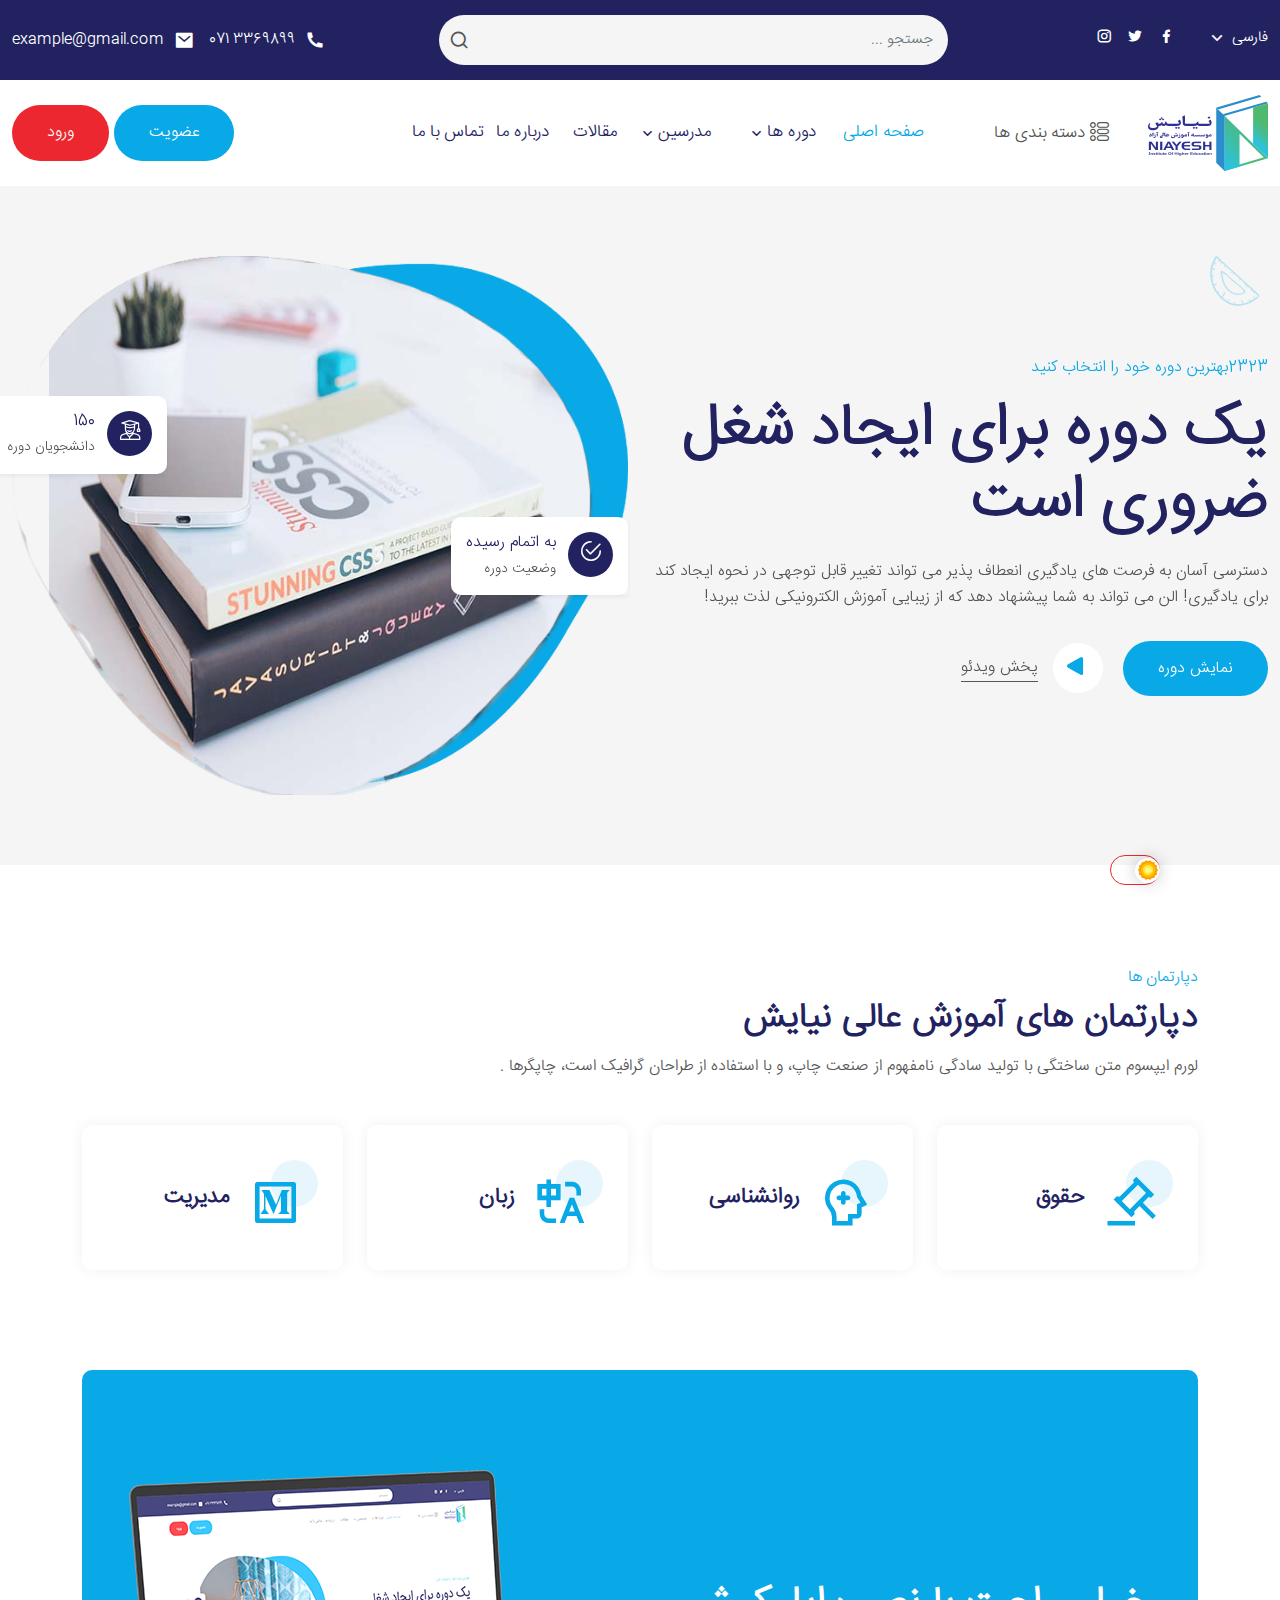
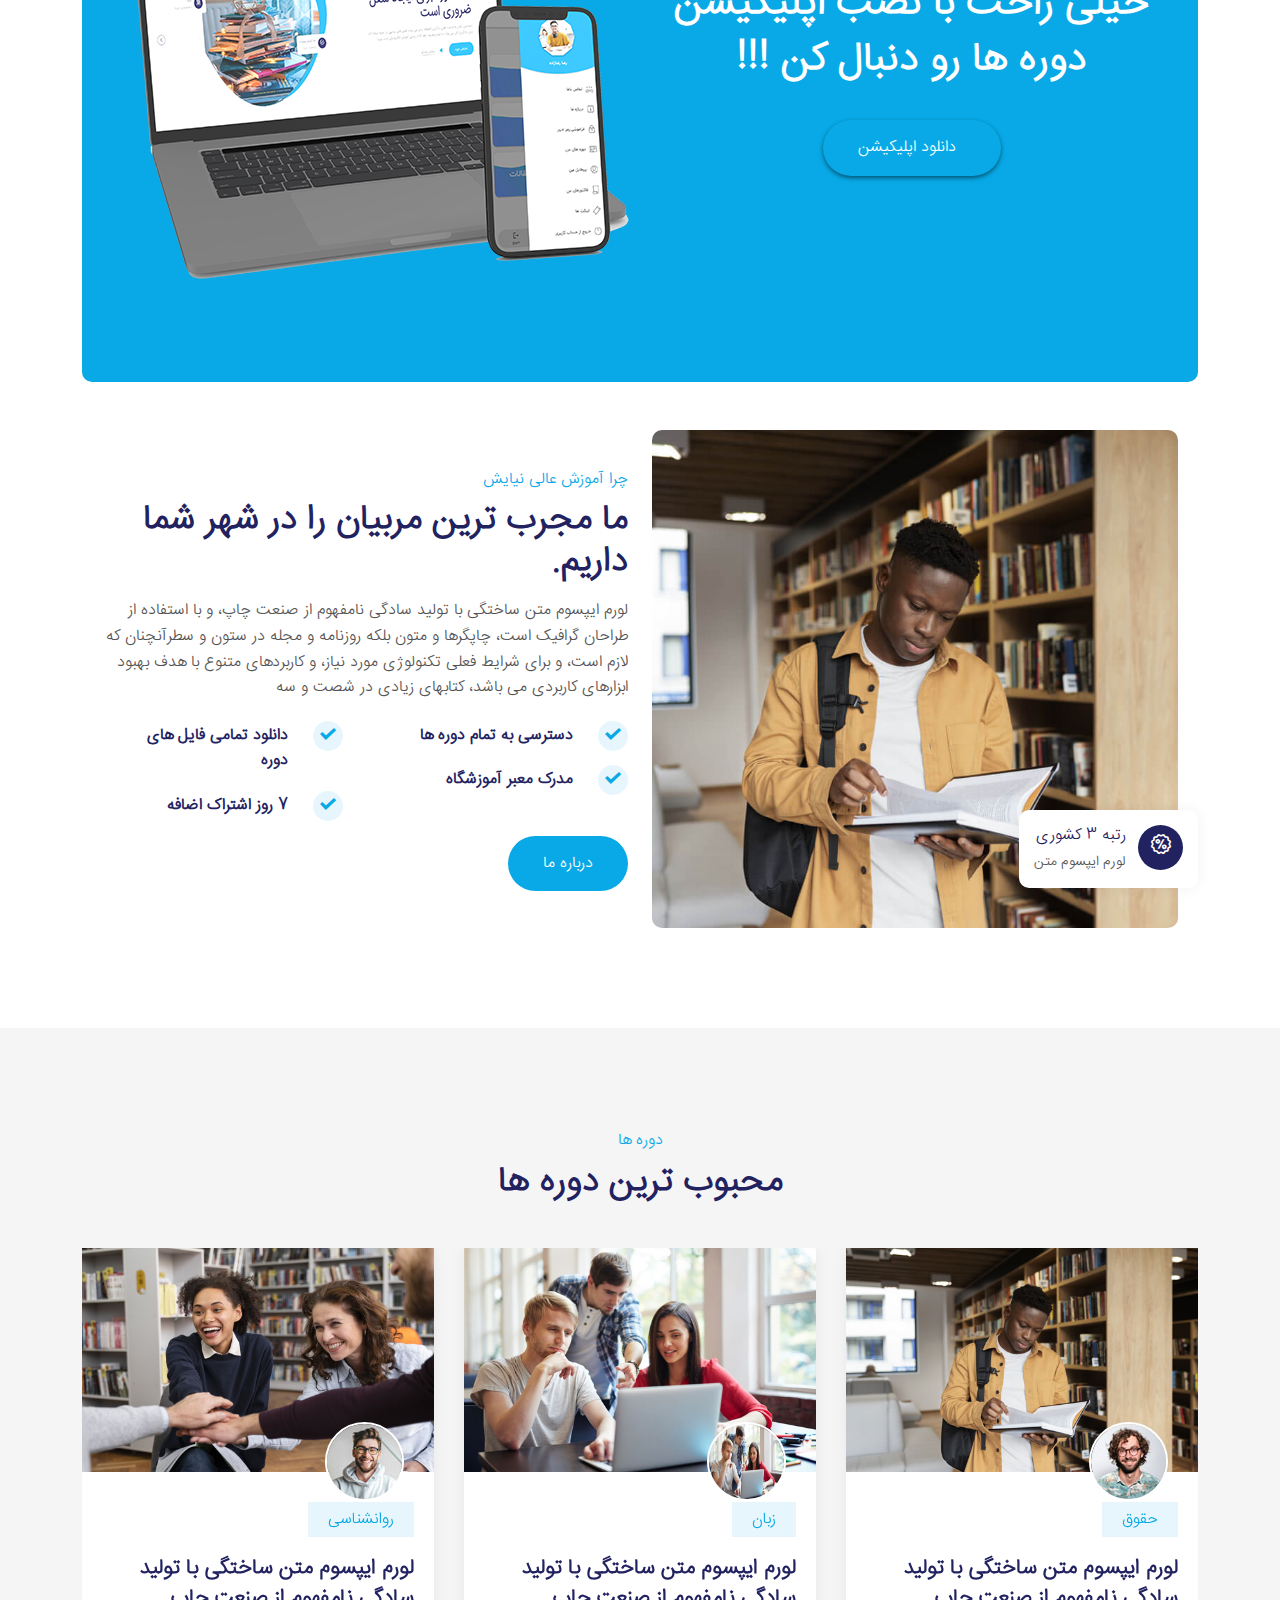
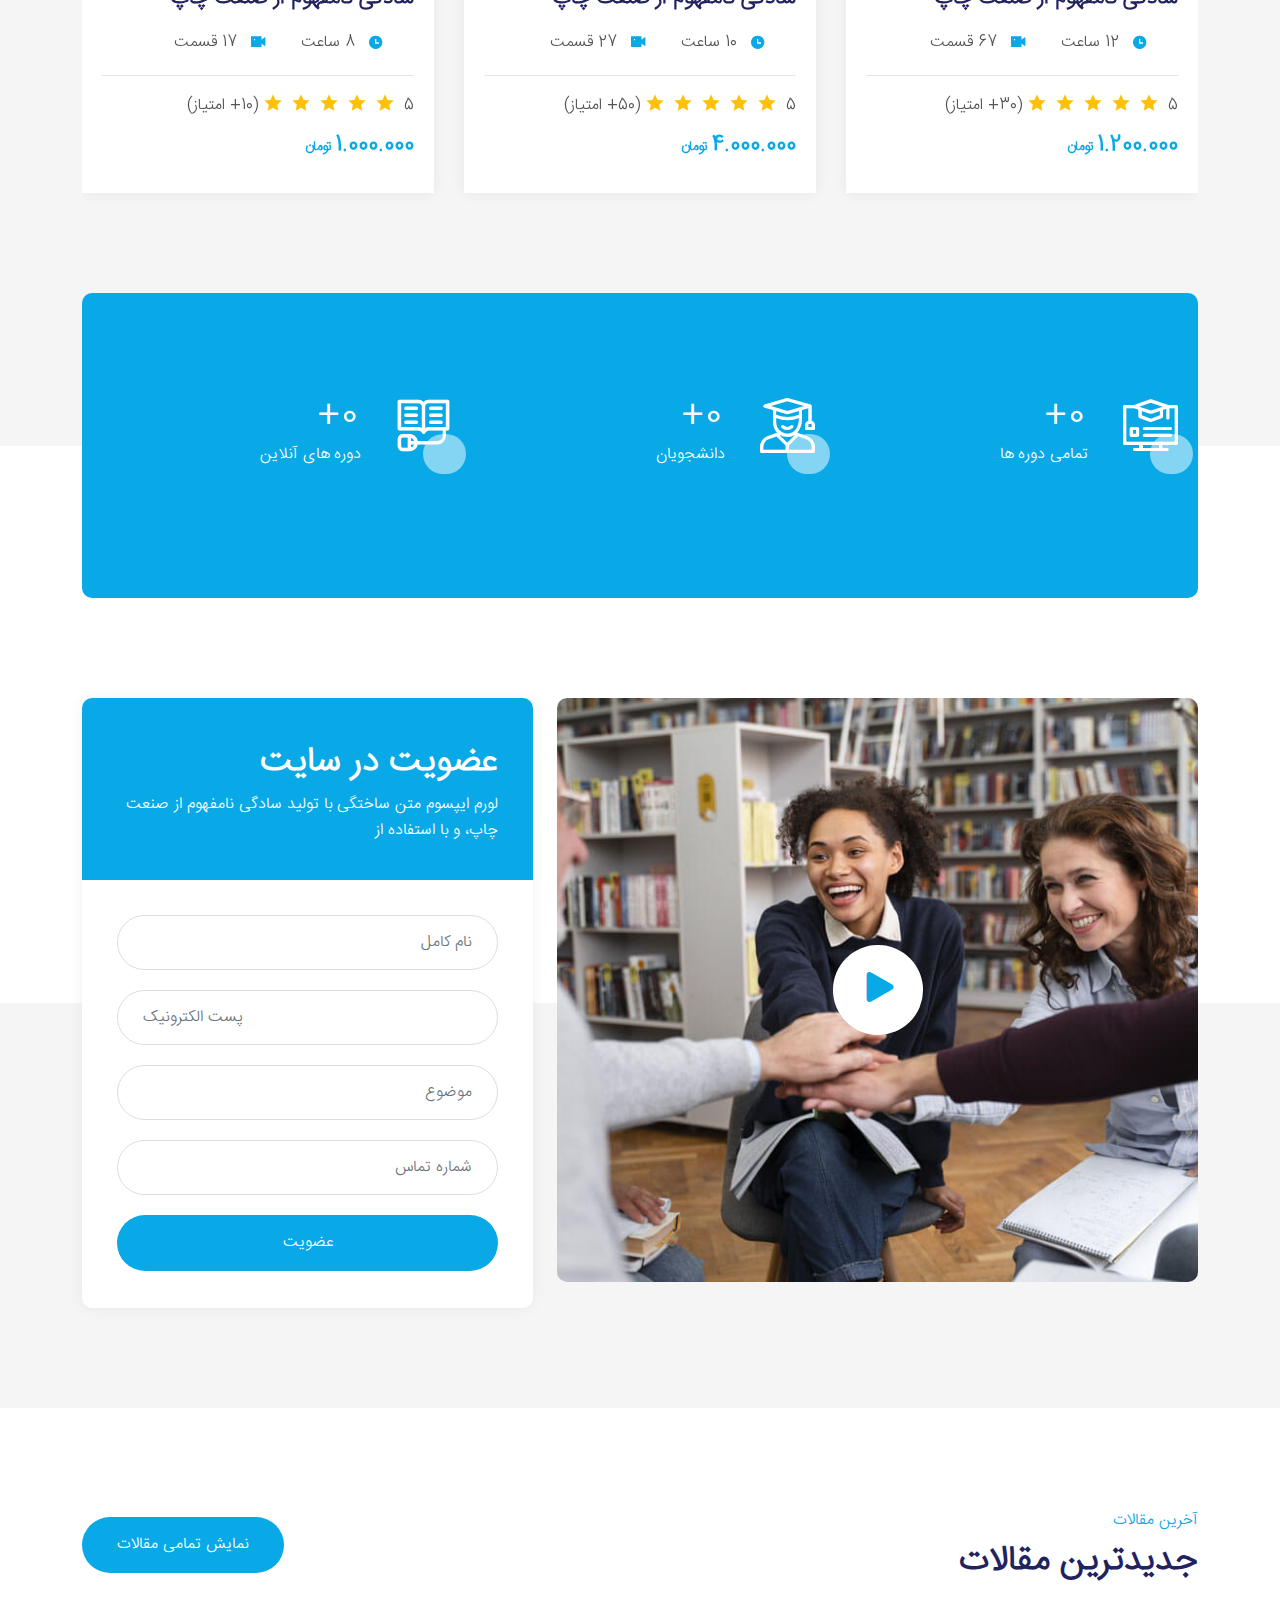
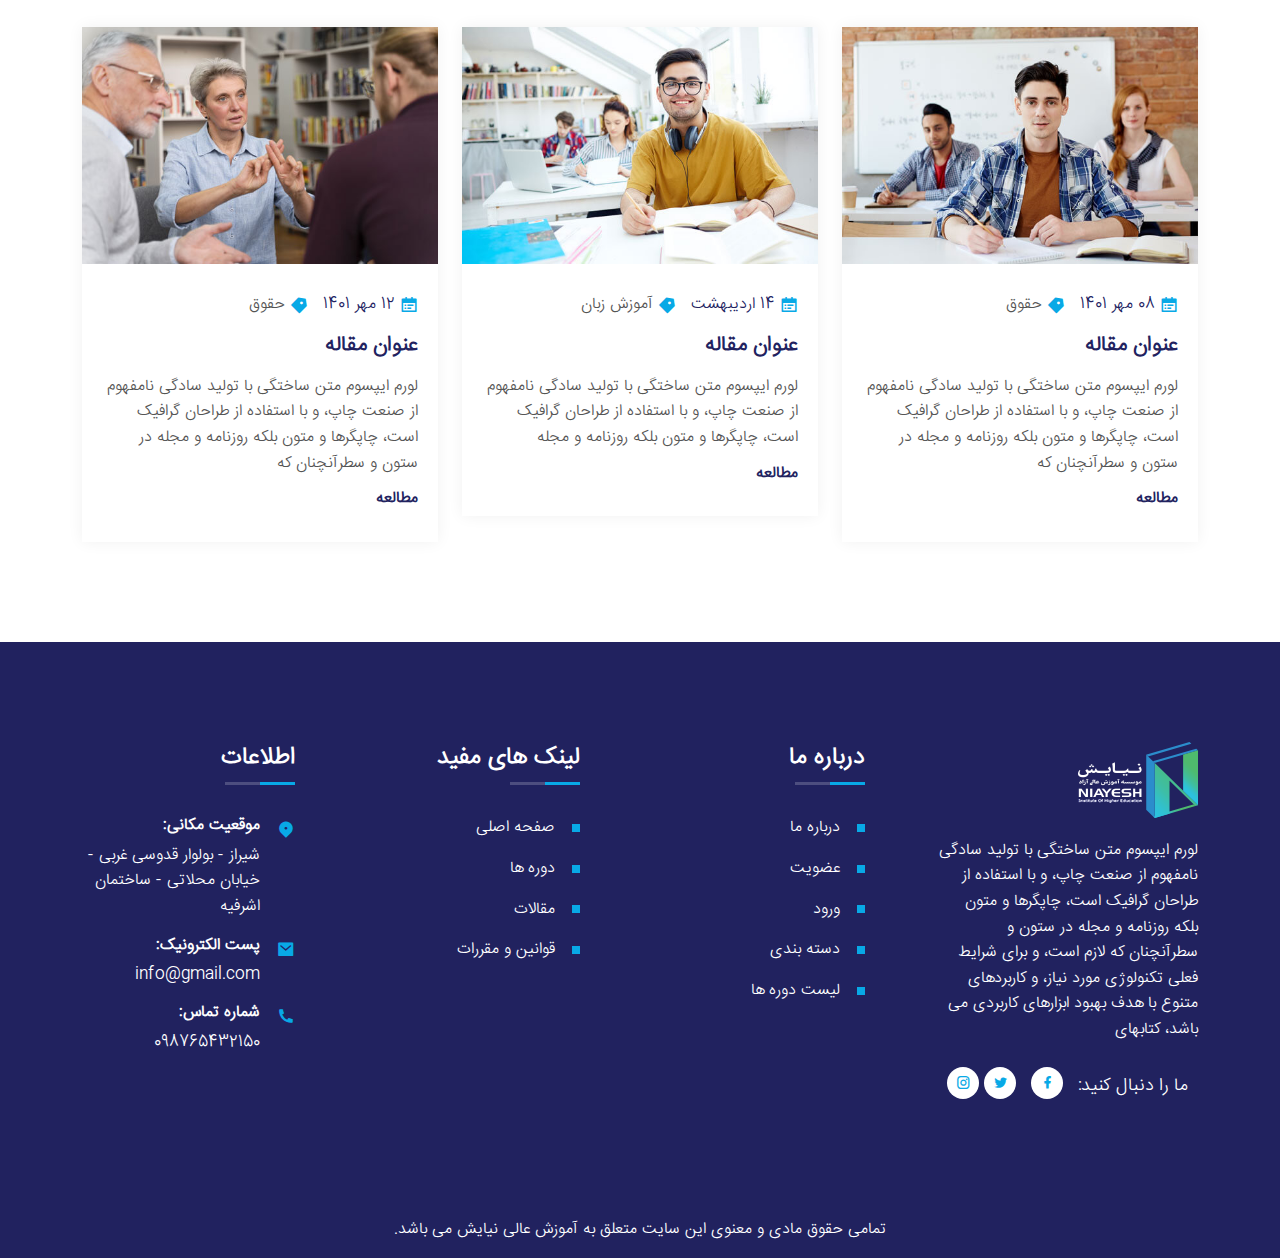
<file: index.html>
<!doctype html>
<html lang="fa" dir="rtl">

<head>

  <meta charset="UTF-8">
  <meta http-equiv="X-UA-Compatible" content="IE=edge">
  <meta name="viewport" content="width=device-width, initial-scale=1.0">

  <link rel="stylesheet" href="assets/css/plugins.css">

  <link rel="stylesheet" href="assets/css/iconplugins.css">

  <link rel="stylesheet" href="assets/css/style.css">

  <link rel="stylesheet" href="assets/css/responsive.css">

  <link rel="stylesheet" href="assets/css/theme-dark.css">

  <title>آموزش عالی نیایش | خانه</title>

  <link rel="icon" type="image/png" href="assets/images/favicon.png">
</head>

<body>

  <!-- start: preloader -->
  <div id="preloader" class="d-none">
    <div id="preloader-area">
      <div class="spinner"></div>
      <div class="spinner"></div>
      <div class="spinner"></div>
      <div class="spinner"></div>
      <div class="spinner"></div>
      <div class="spinner"></div>
      <div class="spinner"></div>
      <div class="spinner"></div>
    </div>
    <div class="preloader-section preloader-left"></div>
    <div class="preloader-section preloader-right"></div>
  </div>
  <!-- End: preloader -->


  <!-- start: top-header-->
  <header class="top-header">
    <div class="container-fluid">
      <div class="row align-items-center">
        <div class="col-lg-3 col-md-4">
          <div class="header-right">
            <div class="header-language dropdown language-option">
              <button class="dropdown-toggle" type="button" id="languageOption" data-bs-toggle="dropdown"
                aria-haspopup="true" aria-expanded="false">
                <span class="lang-name"></span>
              </button>
              <div class="dropdown-menu language-dropdown-menu" aria-labelledby="languageOption">
                <a class="dropdown-item" href="#">
                  فارسی
                </a>
                <a class="dropdown-item" href="#">
                  English
                </a>
                <a class="dropdown-item" href="#">
                  العربيّة
                </a>
              </div>
            </div>
            <ul class="social-list">
              <li>
                <a href="https://www.facebook.com/" target="_blank">
                  <i class="ri-facebook-fill"></i>
                </a>
              </li>
              <li>
                <a href="https://twitter.com/" target="_blank">
                  <i class="ri-twitter-fill"></i>
                </a>
              </li>
              <li>
                <a href="https://www.pinterest.com/" target="_blank">
                  <i class="ri-instagram-line"></i>
                </a>
              </li>
            </ul>
          </div>
        </div>
        <div class="col-lg 5 col-md-12 order-lg-0 order-md-last my-3 my-lg-0">
          <div class="nav-widget-form w-100">
            <form class="search-form w-100 search-form-bg">
              <input type="search" class="form-control " placeholder="جستجو ...">
              <button type="submit">
                <i class="ri-search-line"></i>
              </button>
            </form>
          </div>
        </div>
        <div class="col-lg-4 col-md-8 ">
          <div class="header-left">
            <ul>
              <li>
                <i class="ri-phone-fill"></i>
                <a dir="ltr" href="tel:071 3369899">
                  071 3369899
                </a>
              </li>
              <li>
                <i class="ri-mail-fill"></i>
                <a href=""><span class="__cf_email__">example@gmail.com</span></a>
              </li>
            </ul>
          </div>
        </div>
      </div>
    </div>
  </header>
  <!-- End: top-header -->

  <!-- start: navbar-area -->
  <div class="navbar-area">
    <div class="mobile-responsive-nav">
      <div class="container">
        <div class="mobile-responsive-menu">
          <div class="logo">
            <a href="index.html" class="w-100">
              <img src="assets/images/logos/logo-small.png" class="logo-one float-end" alt="logo">
              <img src="assets/images/logos/logo-small-white.png" class="logo-two" alt="logo">
            </a>
          </div>
        </div>
      </div>
    </div>

    <div class="desktop-nav nav-area">
      <div class="container-fluid">
        <nav class="navbar navbar-expand-md navbar-light ">
          <a class="navbar-brand" href="index.html">
            <img src="assets/images/logos/logo.png" class="logo-one" alt="Logo">
            <img src="assets/images/logos/logo-2.png" class="logo-two" alt="Logo">
          </a>
          <div class="navbar-category">
            <div class="dropdown category-list-dropdown">
              <button class="btn dropdown-toggle" type="button" id="dropdownMenuButtoncategory"
                data-bs-toggle="dropdown" aria-haspopup="true" aria-expanded="false">
                <i class="flaticon-list"></i>
                دسته بندی ها
              </button>
              <div class="dropdown-menu" aria-labelledby="dropdownMenuButtoncategory">
                <a href="categories.html" class="nav-link-item">
                  <i class="flaticon-web-development"></i>
                  حقوق
                </a>
                <a href="categories.html">
                  <i class="flaticon-design"></i>
                  روانشناسی
                </a>
                <a href="categories.html">
                  <i class="flaticon-wellness"></i>
                  مدیریت
                </a>
                <a href="categories.html">
                  <i class="flaticon-heart-beat"></i>
                  زبان
                </a>
              </div>
            </div>
          </div>
          <div class="collapse navbar-collapse mean-menu" id="navbarSupportedContent">
            <ul class="navbar-nav">
              <li class="nav-item">
                <a href="index.html" class="nav-link active">
                  صفحه اصلی
                </a>
              </li>
              <li class="nav-item">
                <a href="#" class="nav-link dropdown-toggle">
                  دوره ها
                </a>
                <ul class="dropdown-menu">
                  <li class="nav-item">
                    <a href="#" class="nav-link">
                      طراحی سایت
                    </a>
                  </li>
                  <li class="nav-item">
                    <a href="#" class="nav-link">
                      بانک های اطلاعاتی
                    </a>
                  </li>
                  <li class="nav-item">
                    <a href="#" class="nav-link">
                      تحت ویندوز
                    </a>
                  </li>
                  <li class="nav-item">
                    <a href="#" class="nav-link">
                      سئو
                    </a>
                  </li>
                  <li class="nav-item">
                    <a href="#" class="nav-link">
                      سیستم عامل
                    </a>
                  </li>
                  <li class="nav-item">
                    <a href="#" class="nav-link dropdown-toggle">
                      مدیریت پروژه
                    </a>
                    <ul class="dropdown-menu">
                      <li class="nav-item">
                        <a href="#" class="nav-link">
                          اینترنت
                        </a>
                      </li>
                      <li class="nav-item">
                        <a href="#" class="nav-link">
                          برنامه های کاربردی
                        </a>
                      </li>
                    </ul>
                  </li>
                  <li class="nav-item">
                    <a href="#" class="nav-link">
                      امنیت
                    </a>
                  </li>
                </ul>
              </li>
              <li class="nav-item">
                <a href="#" class="nav-link dropdown-toggle">
                  مدرسین
                </a>
                <ul class="dropdown-menu">
                  <li class="nav-item">
                    <a href="#" class="nav-link">
                      دوره های حضوری
                    </a>
                  </li>
                  <li class="nav-item">
                    <a href="#" class="nav-link">
                      دوره های غیرحضوری
                    </a>
                  </li>
                </ul>
              </li>
              <li class="nav-item">
                <a href="blog.html" class="nav-link">
                  مقالات
                </a>
              </li>
              <li class="nav-item">
                <a href="about.html" class="nav-link">
                  درباره ما
                </a>
              </li>
              <li class="nav-item">
                <a href="contact.html" class="nav-link">
                  تماس با ما
                </a>
              </li>
            </ul>
            <div class="others-options d-flex align-items-center">
              <div class="optional-item">
                <div class="circle-inner">
                  <a href="signup.html" class="default-btn border-radius-50">عضویت</a>
                  <a href="signin.html" class="default-btn two border-radius-50">ورود</a>
                </div>
              </div>
            </div>
          </div>
        </nav>
      </div>
    </div>
    <div class="side-nav-responsive">
      <div class="container">
        <div class="dot-menu" style="top:-58px">
          <div class="circle-inner">
            ورود / عضویت
          </div>
        </div>
        <div class="container">
          <div class="side-nav-inner">
            <div class="side-nav bg-body justify-content-center align-items-center">

              <div class="side-item">
                <div class="circle-inner">
                  <a href="signup.html" class="default-btn border-radius-50">عضویت</a>
                  <a href="signin.html" class="default-btn two border-radius-50">ورود</a>
                </div>
              </div>
            </div>
          </div>
        </div>
      </div>
    </div>
  </div>
  <!-- End: navbar-area -->


  <!-- Start: hero-slider-area -->
  <div class="hero-slider-area">
    <div class="hero-slider owl-carousel owl-theme">
      <div class="hero-item">
        <div class="container-fluid">
          <div class="row align-items-center">
            <div class="col-lg-6">
              <div class="hero-content">
                <span class="top-title"> 2323بهترین دوره خود را انتخاب کنید</span>
                <h1>یک دوره برای ایجاد شغل ضروری است</h1>
                <p>
                  دسترسی آسان به فرصت های یادگیری انعطاف پذیر می تواند تغییر قابل توجهی در نحوه ایجاد کند
                  برای یادگیری! الن می تواند به شما پیشنهاد دهد که از زیبایی آموزش الکترونیکی لذت ببرید!
                </p>
                <div class="banner-btn">
                  <a href="courses.html" class="default-btn border-radius-50">نمایش دوره</a>
                  <a data-bs-toggle="modal" data-bs-target="#videoPlay"
                    data-src="assets/video/fantasy-nature-beach-moon-fire-live-wallpaper.mp4" href="#" class="play-btn">
                    <i class="flaticon-play-button-arrowhead"></i>
                    <span class="title-text">پخش ویدئو</span>
                  </a>
                </div>
              </div>
            </div>
            <div class="col-lg-6">
              <div class="hero-img">
                <img src="assets/images/home-three/hero-img1.jpg" class="hero" alt="Hero" />
                <div class="hero-bg-shape">
                  <img src="assets/images/home-three/bg-shape1.png" class="bg-img-shape1" alt="Hero" />
                  <img src="assets/images/home-three/bg-shape2.png" class="bg-img-shape2" alt="Hero" />
                </div>
                <div class="top-content">
                  <div class="hero-img-content">
                    <i class="flaticon-student"></i>
                    <div class="content">
                      <h3>150</h3>
                      <p>دانشجویان دوره</p>
                    </div>
                  </div>
                </div>
                <div class="right-content">
                  <div class="hero-img-content">
                    <i class="flaticon-checked"></i>
                    <div class="content">
                      <h3>به اتمام رسیده</h3>
                      <p>وضعیت دوره</p>
                    </div>
                  </div>
                </div>
              </div>
            </div>
          </div>
        </div>
      </div>
      <div class="hero-item">
        <div class="container-fluid">
          <div class="row align-items-center">
            <div class="col-lg-6">
              <div class="hero-content">
                <span class="top-title">بهترین دوره خود را انتخاب کنید</span>
                <h1>یک دوره برای ایجاد شغل ضروری است</h1>
                <p>
                  دسترسی آسان به فرصت های یادگیری انعطاف پذیر می تواند تغییر قابل توجهی در نحوه ایجاد کند
                  برای یادگیری! الن می تواند به شما پیشنهاد دهد که از زیبایی آموزش الکترونیکی لذت ببرید!
                </p>
                <div class="banner-btn">
                  <a href="courses.html" class="default-btn border-radius-50">نمایش دوره</a>
                  <a href="#" data-bs-toggle="modal" data-bs-target="#videoPlay"
                    data-src="assets/video/fantasy-nature-beach-moon-fire-" class="play-btn">
                    <i class="flaticon-play-button-arrowhead"></i>
                    <span class="title-text">پخش ویدئو</span>
                  </a>
                </div>
              </div>
            </div>
            <div class="col-lg-6">
              <div class="hero-img">
                <img src="assets/images/home-three/hero-img2.jpg" class="hero" alt="Hero" />
                <div class="hero-bg-shape">
                  <img src="assets/images/home-three/bg-shape1.png" class="bg-img-shape1" alt="Hero" />
                  <img src="assets/images/home-three/bg-shape2.png" class="bg-img-shape2" alt="Hero" />
                </div>
                <div class="top-content">
                  <div class="hero-img-content">
                    <i class="flaticon-student"></i>
                    <div class="content">
                      <h3>150</h3>
                      <p>دانشجویان دوره</p>
                    </div>
                  </div>
                </div>
                <div class="right-content">
                  <div class="hero-img-content">
                    <i class="flaticon-checked"></i>
                    <div class="content">
                      <h3>به اتمام رسیده</h3>
                      <p>وضعیت دوره</p>
                    </div>
                  </div>
                </div>
              </div>
            </div>
          </div>
        </div>
      </div>
      <div class="hero-item">
        <div class="container-fluid">
          <div class="row align-items-center">
            <div class="col-lg-6">
              <div class="hero-content">
                <span class="top-title">بهترین دوره خود را انتخاب کنید</span>
                <h1>یک دوره برای ایجاد شغل ضروری است</h1>
                <p>
                  دسترسی آسان به فرصت های یادگیری انعطاف پذیر می تواند تغییر قابل توجهی در نحوه ایجاد کند
                  برای یادگیری! الن می تواند به شما پیشنهاد دهد که از زیبایی آموزش الکترونیکی لذت ببرید!
                </p>
                <div class="banner-btn">
                  <a href="courses.html" class="default-btn border-radius-50">نمایش دوره</a>
                  <a href="#" data-bs-toggle="modal" data-bs-target="#videoPlay"
                    data-src="assets/video/fantasy-nature-beach-moon" class="play-btn">
                    <i class="flaticon-play-button-arrowhead"></i>
                    <span class="title-text">پخش ویدئو</span>
                  </a>
                </div>
              </div>
            </div>
            <div class="col-lg-6">
              <div class="hero-img">
                <img src="assets/images/home-three/hero-img3.jpg" class="hero" alt="Hero" />
                <div class="hero-bg-shape">
                  <img src="assets/images/home-three/bg-shape1.png" class="bg-img-shape1" alt="Hero" />
                  <img src="assets/images/home-three/bg-shape2.png" class="bg-img-shape2" alt="Hero" />
                </div>
                <div class="top-content">
                  <div class="hero-img-content">
                    <i class="flaticon-student"></i>
                    <div class="content">
                      <h3>150</h3>
                      <p>دانشجویان دوره</p>
                    </div>
                  </div>
                </div>
                <div class="right-content">
                  <div class="hero-img-content">
                    <i class="flaticon-checked"></i>
                    <div class="content">
                      <h3>به اتمام رسیده</h3>
                      <p>وضعیت دوره</p>
                    </div>
                  </div>
                </div>
              </div>
            </div>
          </div>
        </div>
      </div>
    </div>
    <div class="hero-shape">
      <div class="shape1">
        <img src="assets/images/home-three/shape.png" alt="Shape" />
      </div>
      <div class="shape2">
        <img src="assets/images/home-three/shape2.png" alt="Shape" />
      </div>
    </div>
  </div>
  <!-- End: hero-slider-area -->


  <!-- start: department-area -->
  <div class="department-area pt-100 pb-70">
    <div class="container">
      <div class="row align-items-center mb-45">
        <div class="col-lg-8 col-md-9">
          <div class="section-title mt-rs-20">
            <span>دپارتمان ها</span>
            <h2>دپارتمان های آموزش عالی نیایش</h2>
            <p>لورم ایپسوم متن ساختگی با تولید سادگی نامفهوم از صنعت چاپ، و با استفاده از طراحان گرافیک است، چاپگرها .
            </p>
          </div>
        </div>
        <div class="col-lg-4  col-md-3 text-end d-none">
          <a href="department.html" class="default-btn border-radius-50">نمایش بیشتر</a>
        </div>
      </div>
      <div class="row">
        <div class="col-lg-3 col-6">
          <div class="featured-item-two">
            <a href="courses.html">
              <i class="ri-auction-line"></i>
              <h3>حقوق</h3>
            </a>
          </div>
        </div>
        <div class="col-lg-3 col-6">
          <div class="featured-item-two">
            <a href="courses.html">
              <i class="ri-psychotherapy-line"></i>
              <h3>روانشناسی</h3>
            </a>
          </div>
        </div>
        <div class="col-lg-3 col-6">
          <div class="featured-item-two">
            <a href="courses.html">
              <i class="ri-translate"></i>
              <h3>زبان</h3>
            </a>
          </div>
        </div>
        <div class="col-lg-3 col-6">
          <div class="featured-item-two">
            <a href="courses.html">
              <i class="ri-medium-line"></i>
              <h3>مدیریت</h3>
            </a>
          </div>
        </div>
      </div>
    </div>
  </div>
  <!-- End: department-area -->

  <!-- download application -->
  <div class="container mb-5">
    <div class="row m-0 counter-max">
      <div class="col-xl-6 text-center d-flex flex-column gap-4 align-items-center justify-content-center ">
        <h1 class="text-white">خیلی راحت با نصب اپلیکیشن دوره ها رو دنبال کن !!!</h1>

        <a href="#" style="box-shadow: 0 2px 4px rgba(0,0,0,.5);" class="default-btn border-radius-50"><i
            class="fa fa-download"></i> دانلود اپلیکیشن</a>
      </div>
      <div class="col-xl-6">
        <img src="assets/images/niayesh-app.png" class="img-fluid d-block mx-auto" style="max-width: 500px;" alt="">

      </div>
    </div>
  </div>
  <!-- end download application -->

  <!-- small about Us -->
  <div class="enrolled-area-two pb-70">
    <div class="container">
      <div class="row align-items-center">
        <div class="col-lg-6">
          <div class="enrolled-img-three mb-30 pr-20">
            <img src="assets/images/enrolled/enrolled-img3.jpg" alt="Enrolled">
            <div class="enrolled-img-content">
              <i class="flaticon-discount"></i>
              <div class="content">
                <h3>رتبه 3 کشوری</h3>
                <p>لورم ایپسوم متن </p>
              </div>
            </div>
          </div>
        </div>
        <div class="col-lg-6">
          <div class="enrolled-content mb-30">
            <div class="section-title">
              <span>چرا آموزش عالی نیایش</span>
              <h2>ما مجرب ترین مربیان را در شهر شما داریم.</h2>
              <p>
                لورم ایپسوم متن ساختگی با تولید سادگی نامفهوم از صنعت چاپ، و با استفاده از طراحان گرافیک است، چاپگرها و
                متون بلکه روزنامه و مجله در ستون و سطرآنچنان که لازم است، و برای شرایط فعلی تکنولوژی مورد نیاز، و
                کاربردهای متنوع با هدف بهبود ابزارهای کاربردی می باشد، کتابهای زیادی در شصت و سه
              </p>
            </div>
            <div class="row">
              <div class="col-lg-6 col-6">
                <ul class="enrolled-list">
                  <li><i class="flaticon-check"></i> دسترسی به تمام دوره ها</li>
                  <li><i class="flaticon-check"></i> مدرک معبر آموزشگاه</li>
                </ul>
              </div>
              <div class="col-lg-6 col-6">
                <ul class="enrolled-list">
                  <li><i class="flaticon-check"></i> دانلود تمامی فایل های دوره</li>
                  <li><i class="flaticon-check"></i> 7 روز اشتراک اضافه</li>
                </ul>
              </div>
            </div>
            <a href="about.html" class="default-btn border-radius-50">درباره ما</a>
          </div>
        </div>
      </div>
    </div>
  </div>
  <!-- End: small About us -->

  <!-- Start: Popular courses -->
  <div class="courses-area-two popularCourses section-bg pt-100 pb-70">
    <div class="container">
      <div class="section-title text-center mb-45">
        <span>دوره ها</span>
        <h2>محبوب ترین دوره ها</h2>
      </div>
      <div class="course-slider-two owl-carousel owl-theme">
        <div class="courses-item">
          <a href="course-details.html">
            <img src="assets/images/courses/courses-img7.jpg" alt="Courses" />
          </a>
          <div class="content">
            <div class="course-instructors">
              <img src="assets/images/courses/instructors1.jpg" alt="instructors" />
            </div>
            <a href="courses.html" class="tag-btn">حقوق</a>
            <h3><a href="course-details.html">لورم ایپسوم متن ساختگی با تولید سادگی نامفهوم از صنعت چاپ</a></h3>
            <ul class="course-list">
              <li><i class="ri-time-fill"></i> <span>12 ساعت</span></li>
              <li><i class="ri-vidicon-fill"></i> 67 قسمت</li>
            </ul>
            <div class="bottom-content">
              <div class="rating2">
                <i class="ri-star-fill"></i>
                <i class="ri-star-fill"></i>
                <i class="ri-star-fill"></i>
                <i class="ri-star-fill"></i>
                <i class="ri-star-fill"></i>
                5 (30+ امتیاز)
              </div>
              <div class="bottom-price">1.200.000</div>
            </div>
          </div>
        </div>
        <div class="courses-item">
          <a href="course-details.html">
            <img src="assets/images/courses/courses-img8.jpg" alt="Courses" />
          </a>
          <div class="content">
            <div class="course-instructors">
              <img src="assets/images/courses/courses-img8.jpg" alt="instructors" />
            </div>
            <a href="courses.html" class="tag-btn">زبان</a>
            <h3><a href="course-details.html">لورم ایپسوم متن ساختگی با تولید سادگی نامفهوم از صنعت چاپ</a></h3>
            <ul class="course-list">
              <li><i class="ri-time-fill"></i> 10 ساعت</li>
              <li><i class="ri-vidicon-fill"></i> 27 قسمت</li>
            </ul>
            <div class="bottom-content">
              <div class="rating2">
                <i class="ri-star-fill"></i>
                <i class="ri-star-fill"></i>
                <i class="ri-star-fill"></i>
                <i class="ri-star-fill"></i>
                <i class="ri-star-fill"></i>
                5 (50+ امتیاز)
              </div>
              <div class="bottom-price">4.000.000</div>
            </div>
          </div>
        </div>
        <div class="courses-item">
          <a href="course-details.html">
            <img src="assets/images/courses/courses-img9.jpg" alt="Courses" />
          </a>
          <div class="content">
            <div class="course-instructors">
              <img src="assets/images/courses/instructors3.jpg" alt="instructors" />
            </div>
            <a href="courses.html" class="tag-btn">روانشناسی</a>
            <h3><a href="course-details.html">لورم ایپسوم متن ساختگی با تولید سادگی نامفهوم از صنعت چاپ</a></h3>
            <ul class="course-list">
              <li><i class="ri-time-fill"></i> 8 ساعت</li>
              <li><i class="ri-vidicon-fill"></i> 17 قسمت</li>
            </ul>
            <div class="bottom-content">
              <div class="rating2">
                <i class="ri-star-fill"></i>
                <i class="ri-star-fill"></i>
                <i class="ri-star-fill"></i>
                <i class="ri-star-fill"></i>
                <i class="ri-star-fill"></i>
                5 (10+ امتیاز)
              </div>
              <div class="bottom-price">1.000.000</div>
            </div>
          </div>
        </div>
        <div class="courses-item">
          <a href="course-details.html">
            <img src="assets/images/courses/courses-img2.jpg" alt="Courses" />
          </a>
          <div class="content">
            <div class="course-instructors">
              <img src="assets/images/courses/instructors4.jpg" alt="instructors" />
            </div>
            <a href="courses.html" class="tag-btn">مدیریت</a>
            <h3><a href="course-details.html">لورم ایپسوم متن ساختگی با تولید سادگی نامفهوم از صنعت چاپ</a></h3>
            <ul class="course-list">
              <li><i class="ri-time-fill"></i> 16 ساعت</li>
              <li><i class="ri-vidicon-fill"></i> 37 قسمت</li>
            </ul>
            <div class="bottom-content">
              <div class="rating2">
                <i class="ri-star-fill"></i>
                <i class="ri-star-fill"></i>
                <i class="ri-star-fill"></i>
                <i class="ri-star-fill"></i>
                <i class="ri-star-fill"></i>
                5 (30+ امتیاز)
              </div>
              <div class="bottom-price">1.600.000</div>
            </div>
          </div>
        </div>
      </div>
    </div>
  </div>
  <!-- End: Popular courses -->

  <!-- Start: counter-area-two -->
  <div class="counter-area-two">
    <div class="container">
      <div class="counter-max">
        <div class="row">
          <div class="col-lg-4 col-md-6 col-12">
            <div class="counter-content">
              <i class="flaticon-online-course"></i>
              <h3><span class="odometer" data-count="15000">00000</span>+</h3>
              <p>تمامی دوره ها</p>
            </div>
          </div>
          <div class="col-lg-4 col-md-6 col-12">
            <div class="counter-content">
              <i class="flaticon-student"></i>
              <h3><span class="odometer" data-count="145000">000000</span>+</h3>
              <p>دانشجویان</p>
            </div>
          </div>
          <div class="col-lg-4 col-md-6 col-12">
            <div class="counter-content">
              <i class="flaticon-online-course-1"></i>
              <h3><span class="odometer" data-count="10000">00000</span>+</h3>
              <p>دوره های آنلاین</p>
            </div>
          </div>
        </div>
      </div>
    </div>
  </div>
  <!-- End: counter-area-two -->


  <!-- Start: register-area -->
  <div class="register-area pt-100 pb-70">
    <div class="container">
      <div class="row">
        <div class="col-lg-7">
          <div class="play-btn-area-two">
            <a href="" class="play-btn">
              <i class="flaticon-play-button-arrowhead"></i>
            </a>
          </div>
        </div>
        <div class="col-lg-5">
          <div class="register-form">
            <div class="top-header">
              <h3>عضویت در سایت</h3>
              <span>لورم ایپسوم متن ساختگی با تولید سادگی نامفهوم از صنعت چاپ، و با استفاده از </span>
            </div>
            <form class="register-form-max">
              <div class="row">
                <div class="col-lg-12">
                  <div class="form-group">
                    <input type="text" class="form-control" required data-error="لطفا نام خود را وارد نمائید"
                      placeholder="نام کامل">
                  </div>
                </div>
                <div class="col-lg-12 ">
                  <div class="form-group">
                    <input type="email" class="form-control" required
                      data-error="لطفا پست الکترونیک خود را وارد نمائید." placeholder="پست الکترونیک">
                  </div>
                </div>
                <div class="col-lg-12 ">
                  <div class="form-group">
                    <input type="text" class="form-control" required data-error="لطفا موضوع را وارد نمائید"
                      placeholder="موضوع">
                  </div>
                </div>
                <div class="col-lg-12 ">
                  <div class="form-group">
                    <input type="text" class="form-control" required data-error="لطفا شماره تماس خود را وارد نمائید"
                      placeholder="شماره تماس">
                  </div>
                </div>
                <div class="col-lg-12 col-md-12 text-center">
                  <button type="submit" class="default-btn border-radius-50">
                    عضویت
                  </button>
                </div>
              </div>
            </form>
          </div>
        </div>
      </div>
    </div>
  </div>
  <!-- End: register-area -->


  <!-- start: blog-area -->
  <div class="blog-area pt-100 pb-70 ">
    <div class="container">
      <div class="row align-items-center mb-45">
        <div class="col-lg-8">
          <div class="section-title mt-rs-20">
            <span>آخرین مقالات</span>
            <h2>جدیدترین مقالات</h2>
          </div>
        </div>
        <div class="col-lg-4 text-end">
          <a href="blog.html" class="default-btn border-radius-50">نمایش تمامی مقالات</a>
        </div>
      </div>
      <div class="row justify-content-center">
        <div class="col-lg-4 col-md-6">
          <div class="blog-card">
            <a href="single-blog.html">
              <img src="assets/images/blog/blog-img4.jpg" alt="Blog">
            </a>
            <div class="content">
              <ul>
                <li><i class="ri-calendar-todo-fill"></i> 08 مهر 1401 </li>
                <li><i class="ri-price-tag-3-fill"></i> <a href="tags.html">حقوق</a></li>
              </ul>
              <h3><a href="single-blog.html">عنوان مقاله</a></h3>
              <p>لورم ایپسوم متن ساختگی با تولید سادگی نامفهوم از صنعت چاپ، و با استفاده از طراحان گرافیک است، چاپگرها و
                متون بلکه روزنامه و مجله در ستون و سطرآنچنان که </p>
              <a href="single-blog.html" class="read-btn">مطالعه</a>
            </div>
          </div>
        </div>
        <div class="col-lg-4 col-md-6">
          <div class="blog-card">
            <a href="single-blog.html">
              <img src="assets/images/blog/blog-img2.jpg" alt="Blog">
            </a>
            <div class="content">
              <ul>
                <li><i class="ri-calendar-todo-fill"></i> 14 اردیبهشت </li>
                <li><i class="ri-price-tag-3-fill"></i> <a href="tags.html">آموزش زبان</a></li>
              </ul>
              <h3><a href="single-blog.html">عنوان مقاله</a></h3>
              <p>لورم ایپسوم متن ساختگی با تولید سادگی نامفهوم از صنعت چاپ، و با استفاده از طراحان گرافیک است، چاپگرها و
                متون بلکه روزنامه و مجله </p>
              <a href="single-blog.html" class="read-btn">مطالعه</a>
            </div>
          </div>
        </div>
        <div class="col-lg-4 col-md-6">
          <div class="blog-card">
            <a href="single-blog.html">
              <img src="assets/images/blog/blog-img5.jpg" alt="Blog">
            </a>
            <div class="content">
              <ul>
                <li>
                  <i class="ri-calendar-todo-fill"></i> 12 مهر 1401
                </li>
                <li>
                  <i class="ri-price-tag-3-fill"></i>
                  <a href="tags.html">حقوق</a>
                </li>
              </ul>
              <h3><a href="single-blog.html">عنوان مقاله</a></h3>
              <p>لورم ایپسوم متن ساختگی با تولید سادگی نامفهوم از صنعت چاپ، و با استفاده از طراحان گرافیک است، چاپگرها و
                متون بلکه روزنامه و مجله در ستون و سطرآنچنان که </p>
              <a href="single-blog.html" class="read-btn">مطالعه</a>
            </div>
          </div>
        </div>
      </div>
    </div>
  </div>
  <!-- End: blog-area -->


  <!-- Start: Footer -->
  <footer class="footer-area ">
    <div class="container pt-100 pb-70">
      <div class="row">
        <div class="col-lg-3 col-sm-6">
          <div class="footer-widget">
            <div class="footer-logo">
              <a href="index.html">
                <img src="assets/images/logos/logo-2.png" alt="Images">
              </a>
            </div>
            <p>
              لورم ایپسوم متن ساختگی با تولید سادگی نامفهوم از صنعت چاپ، و با استفاده از طراحان گرافیک است، چاپگرها و
              متون بلکه روزنامه و مجله در ستون و سطرآنچنان که لازم است، و برای شرایط فعلی تکنولوژی مورد نیاز، و
              کاربردهای متنوع با هدف بهبود ابزارهای کاربردی می باشد، کتابهای
            </p>
            <ul class="social-link">
              <li class="social-title">ما را دنبال کنید:</li>
              <li>
                <a href="https://www.facebook.com/" target="_blank">
                  <i class="ri-facebook-fill"></i>
                </a>
              </li>
              <li>
                <a href="https://twitter.com/" target="_blank">
                  <i class="ri-twitter-fill"></i>
                </a>
              </li>
              <li>
                <a href="https://www.pinterest.com/" target="_blank">
                  <i class="ri-instagram-line"></i>
                </a>
              </li>
            </ul>
          </div>
        </div>
        <div class="col-lg-3 col-sm-6">
          <div class="footer-widget ps-5">
            <h3>درباره ما</h3>
            <ul class="footer-list list-unstyled">
              <li>
                <a href="about.html">
                  درباره ما
                </a>
              </li>
              <li>
                <a href="signup.html">
                  عضویت
                </a>
              </li>
              <li>
                <a href="signin.html">
                  ورود
                </a>
              </li>
              <li>
                <a href="categories.html">
                  دسته بندی
                </a>
              </li>
              <li>
                <a href="course-list.html">
                  لیست دوره ها
                </a>
              </li>
            </ul>
          </div>
        </div>
        <div class="col-lg-3 col-sm-6">
          <div class="footer-widget ps-5">
            <h3>لینک های مفید</h3>
            <ul class="footer-list">
              <li>
                <a href="index.html">
                  صفحه اصلی
                </a>
              </li>
              <li>
                <a href="courses.html">
                  دوره ها
                </a>
              </li>
              <li>
                <a href="blog.html">
                  مقالات
                </a>
              </li>
              <li>
                <a href="terms-condition.html">
                  قوانین و مقررات
                </a>
              </li>
            </ul>
          </div>
        </div>
        <div class="col-lg-3 col-sm-6">
          <div class="footer-widget ps-5">
            <h3>اطلاعات </h3>
            <ul class="footer-contact">
              <li>
                <i class="ri-map-pin-2-fill"></i>
                <div class="content">
                  <h4>موقعیت مکانی:</h4>
                  <span>شیراز - بولوار قدوسی غربی - خیابان محلاتی - ساختمان اشرفیه</span>
                </div>
              </li>
              <li>
                <i class="ri-mail-fill"></i>
                <div class="content">
                  <h4>پست الکترونیک:</h4>
                  <span><a href="mailto:info@gmail.com">info@gmail.com</a></span>
                </div>
              </li>
              <li>
                <i class="ri-phone-fill"></i>
                <div class="content">
                  <h4>شماره تماس:</h4>
                  <span><a href="tel:098765432150">098765432150</a></span>
                </div>
              </li>
            </ul>
          </div>
        </div>
      </div>
    </div>
    <div class="copyright-area">
      <div class="container">
        <div class="copy-right-text text-center">
          <p>
            تمامی حقوق مادی و معنوی این سایت متعلق به آموزش عالی نیایش می باشد.
          </p>
        </div>
      </div>
    </div>
  </footer>
  <!-- End: Footer -->


  <!-- Modal play video -->
  <div class="modal fade" id="videoPlay" tabindex="-1" aria-labelledby="videoPlayLabel" aria-hidden="true">
    <div class="modal-dialog modal-dialog-centered modal-lg">
      <div class="modal-content">
        <div class="modal-header">
          <h5 class="modal-title" id="videoPlayLabel">نمایش دوره</h5>
          <button type="button" class="btn-close" data-bs-dismiss="modal" aria-label="Close"></button>
        </div>
        <div class="modal-body">
          <video src="" controls muted class="w-100 h-100"></video>
        </div>
      </div>
    </div>
  </div>


  <script src="assets/js/jquery.min.js"></script>

  <script src="assets/js/plugins.js"></script>

  <script src="assets/js/custom.js"></script>
</body>


</html>
</file>
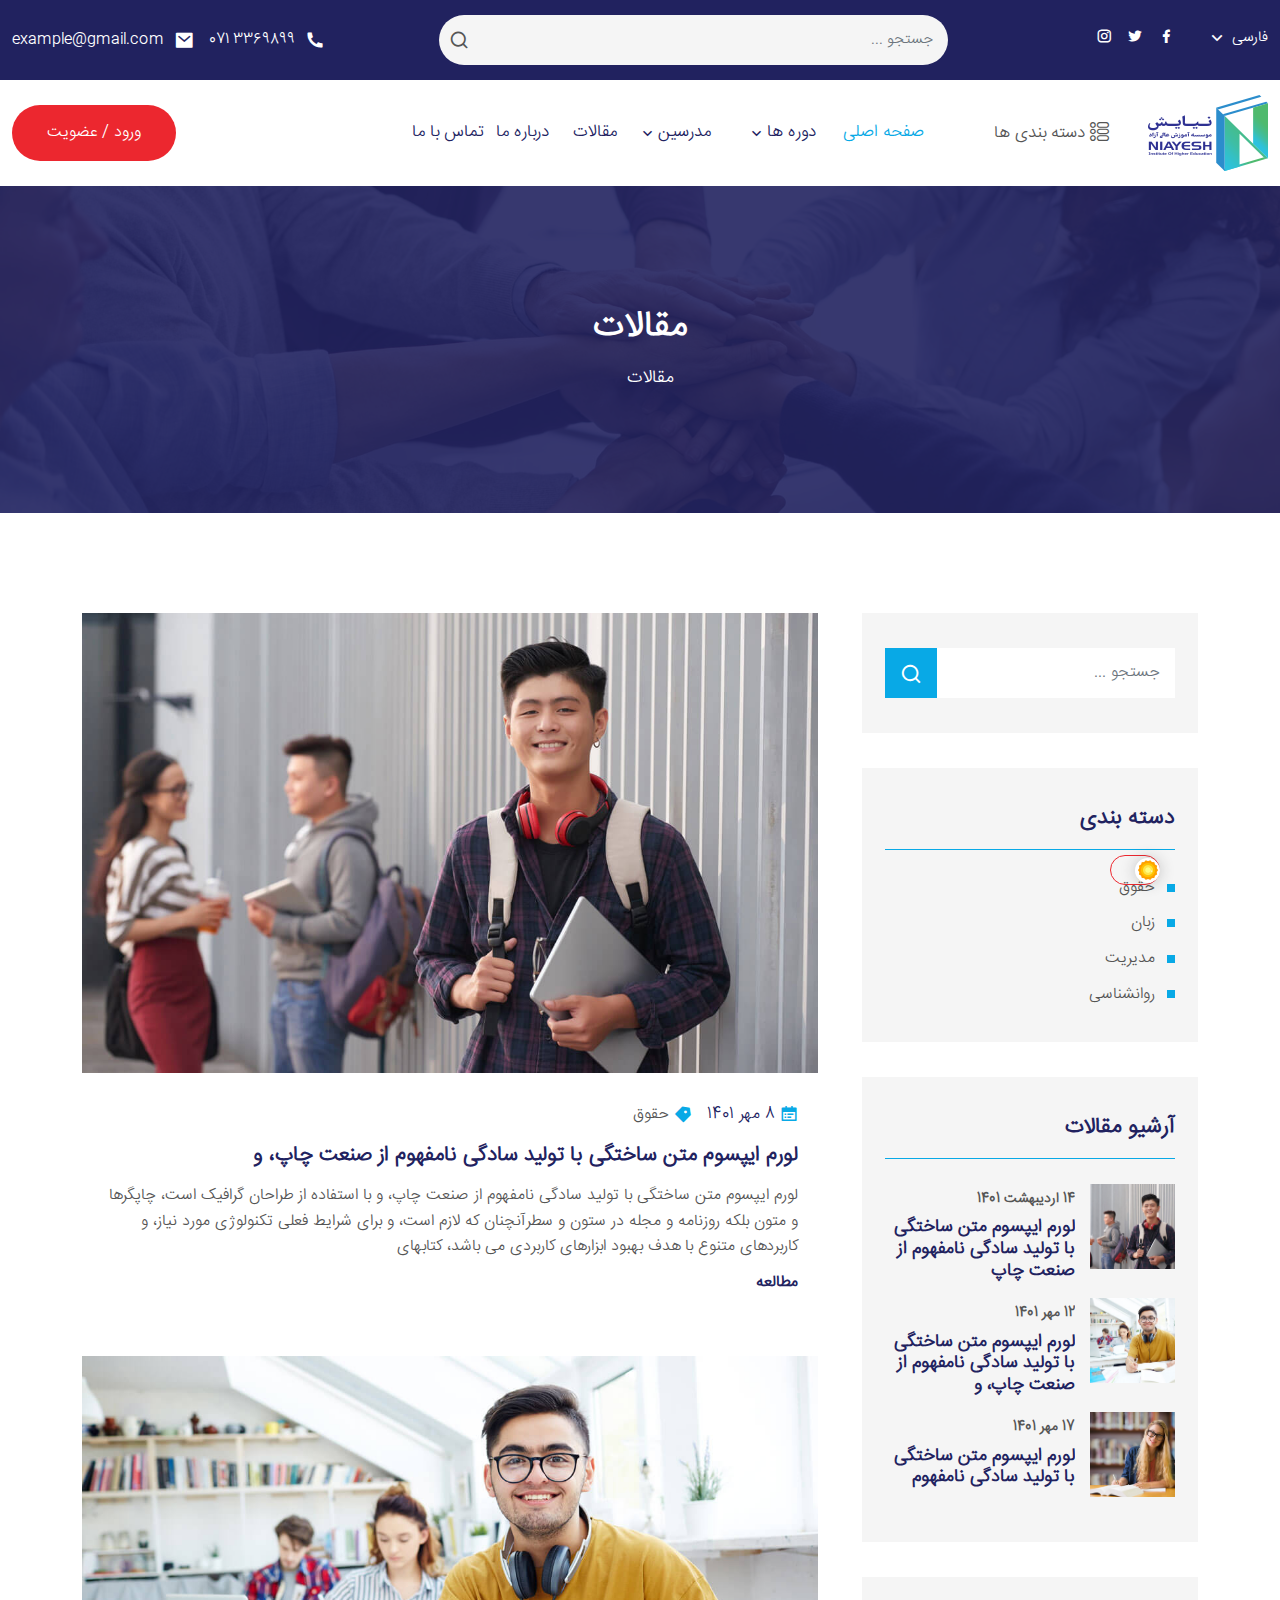
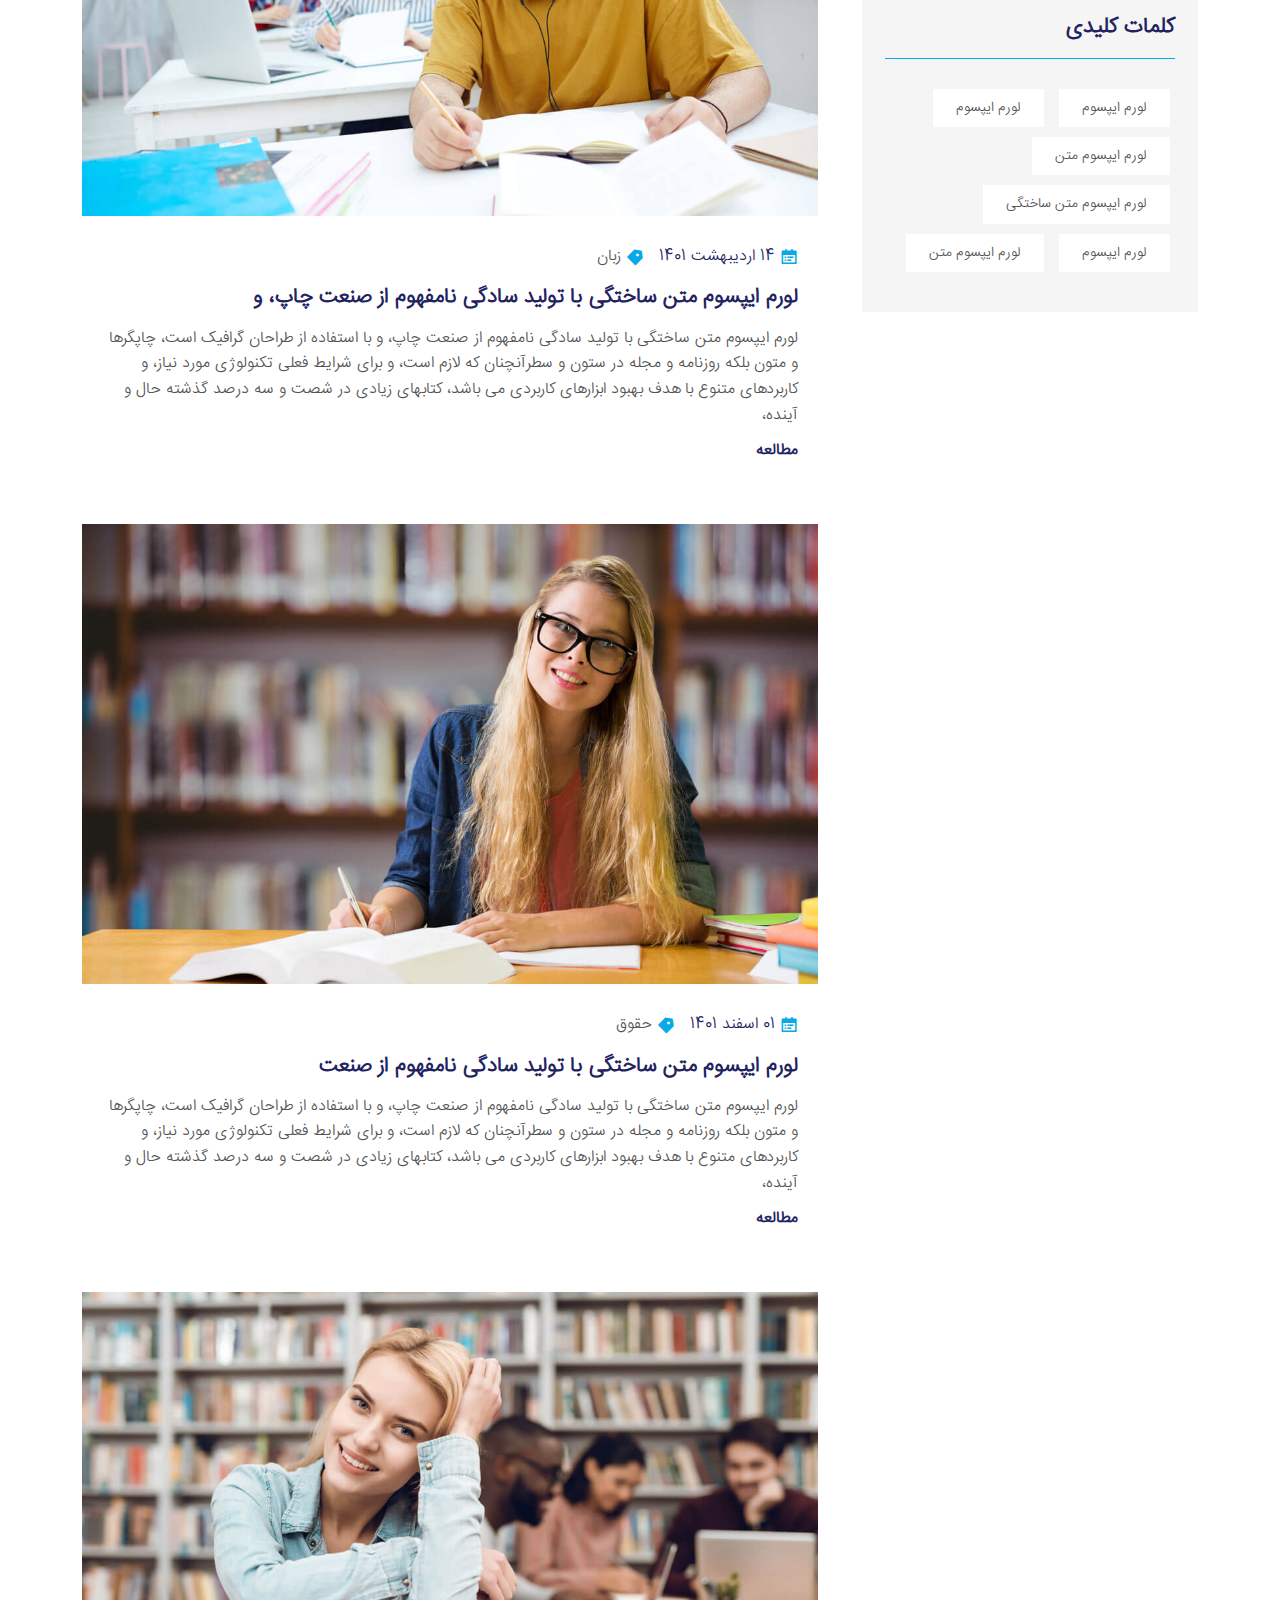
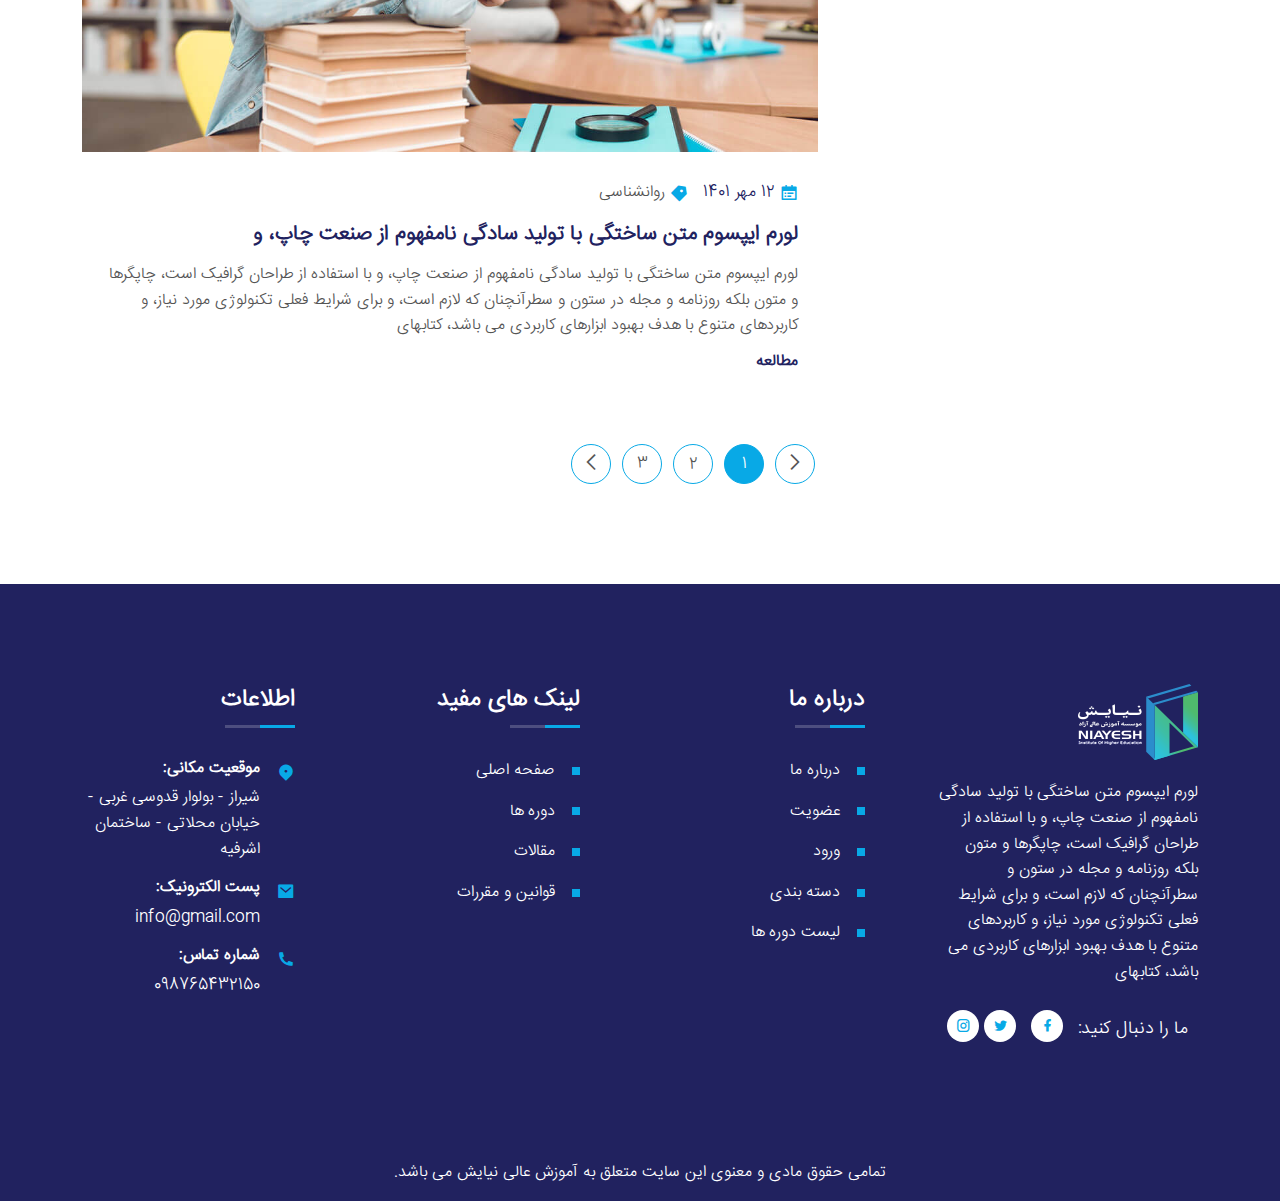
<file: blog.html>
<!doctype html>
<html lang="fa" dir="rtl">

<head>

  <meta charset="UTF-8">
  <meta http-equiv="X-UA-Compatible" content="IE=edge">
  <meta name="viewport" content="width=device-width, initial-scale=1.0">

  <link rel="stylesheet" href="assets/css/plugins.css">

  <link rel="stylesheet" href="assets/css/iconplugins.css">

  <link rel="stylesheet" href="assets/css/style.css">

  <link rel="stylesheet" href="assets/css/responsive.css">

  <link rel="stylesheet" href="assets/css/theme-dark.css">

  <title>آموزش عالی نیایش | مقالات</title>

  <link rel="icon" type="image/png" href="assets/images/favicon.png">
</head>

<body>

  <!-- start: preloader -->
  <div id="preloader" class="d-none">
    <div id="preloader-area">
      <div class="spinner"></div>
      <div class="spinner"></div>
      <div class="spinner"></div>
      <div class="spinner"></div>
      <div class="spinner"></div>
      <div class="spinner"></div>
      <div class="spinner"></div>
      <div class="spinner"></div>
    </div>
    <div class="preloader-section preloader-left"></div>
    <div class="preloader-section preloader-right"></div>
  </div>
  <!-- End: preloader -->


  <!-- start: top-header-->
  <header class="top-header">
    <div class="container-fluid">
      <div class="row align-items-center">
        <div class="col-lg-3 col-md-4">
          <div class="header-right">
            <div class="header-language dropdown language-option">
              <button class="dropdown-toggle" type="button" id="languageOption" data-bs-toggle="dropdown"
                aria-haspopup="true" aria-expanded="false">
                <span class="lang-name"></span>
              </button>
              <div class="dropdown-menu language-dropdown-menu" aria-labelledby="languageOption">
                <a class="dropdown-item" href="#">
                  فارسی
                </a>
                <a class="dropdown-item" href="#">
                  English
                </a>
                <a class="dropdown-item" href="#">
                  العربيّة
                </a>
              </div>
            </div>
            <ul class="social-list">
              <li>
                <a href="https://www.facebook.com/" target="_blank">
                  <i class="ri-facebook-fill"></i>
                </a>
              </li>
              <li>
                <a href="https://twitter.com/" target="_blank">
                  <i class="ri-twitter-fill"></i>
                </a>
              </li>
              <li>
                <a href="https://www.pinterest.com/" target="_blank">
                  <i class="ri-instagram-line"></i>
                </a>
              </li>
            </ul>
          </div>
        </div>
        <div class="col-lg 5 col-md-12 order-lg-0 order-md-last my-3 my-lg-0">
          <div class="nav-widget-form w-100">
            <form class="search-form w-100 search-form-bg">
              <input type="search" class="form-control " placeholder="جستجو ...">
              <button type="submit">
                <i class="ri-search-line"></i>
              </button>
            </form>
          </div>
        </div>
        <div class="col-lg-4 col-md-8 ">
          <div class="header-left">
            <ul>
              <li>
                <i class="ri-phone-fill"></i>
                <a dir="ltr" href="tel:071 3369899">
                  071 3369899
                </a>
              </li>
              <li>
                <i class="ri-mail-fill"></i>
                <a href=""><span class="__cf_email__">example@gmail.com</span></a>
              </li>
            </ul>
          </div>
        </div>
      </div>
    </div>
  </header>
  <!-- End: top-header -->

  <!-- start: navbar-area -->
  <div class="navbar-area">
    <div class="mobile-responsive-nav">
      <div class="container">
        <div class="mobile-responsive-menu">
          <div class="logo">
            <a href="index.html">
              <img src="assets/images/logos/logo-small.png" class="logo-one" alt="logo">
              <img src="assets/images/logos/logo-small-white.png" class="logo-two" alt="logo">
            </a>
          </div>
        </div>
      </div>
    </div>

    <div class="desktop-nav nav-area">
      <div class="container-fluid">
        <nav class="navbar navbar-expand-md navbar-light ">
          <a class="navbar-brand" href="index.html">
            <img src="assets/images/logos/logo.png" class="logo-one" alt="Logo">
            <img src="assets/images/logos/logo-2.png" class="logo-two" alt="Logo">
          </a>
          <div class="navbar-category">
            <div class="dropdown category-list-dropdown">
              <button class="btn dropdown-toggle" type="button" id="dropdownMenuButtoncategory"
                data-bs-toggle="dropdown" aria-haspopup="true" aria-expanded="false">
                <i class="flaticon-list"></i>
                دسته بندی ها
              </button>
              <div class="dropdown-menu" aria-labelledby="dropdownMenuButtoncategory">
                <a href="categories.html" class="nav-link-item">
                  <i class="flaticon-web-development"></i>
                  حقوق
                </a>
                <a href="categories.html">
                  <i class="flaticon-design"></i>
                  روانشناسی
                </a>
                <a href="categories.html">
                  <i class="flaticon-wellness"></i>
                  مدیریت
                </a>
                <a href="categories.html">
                  <i class="flaticon-heart-beat"></i>
                  زبان
                </a>
              </div>
            </div>
          </div>
          <div class="collapse navbar-collapse mean-menu" id="navbarSupportedContent">
            <ul class="navbar-nav">
              <li class="nav-item">
                <a href="index.html" class="nav-link active">
                  صفحه اصلی
                </a>
              </li>
              <li class="nav-item">
                <a href="#" class="nav-link dropdown-toggle">
                  دوره ها
                </a>
                <ul class="dropdown-menu">
                  <li class="nav-item">
                    <a href="#" class="nav-link">
                      طراحی سایت
                    </a>
                  </li>
                  <li class="nav-item">
                    <a href="#" class="nav-link">
                      بانک های اطلاعاتی
                    </a>
                  </li>
                  <li class="nav-item">
                    <a href="#" class="nav-link">
                      تحت ویندوز
                    </a>
                  </li>
                  <li class="nav-item">
                    <a href="#" class="nav-link">
                      سئو
                    </a>
                  </li>
                  <li class="nav-item">
                    <a href="#" class="nav-link">
                      سیستم عامل
                    </a>
                  </li>
                  <li class="nav-item">
                    <a href="#" class="nav-link dropdown-toggle">
                      مدیریت پروژه
                    </a>
                    <ul class="dropdown-menu">
                      <li class="nav-item">
                        <a href="#" class="nav-link">
                          اینترنت
                        </a>
                      </li>
                      <li class="nav-item">
                        <a href="#" class="nav-link">
                          برنامه های کاربردی
                        </a>
                      </li>
                    </ul>
                  </li>
                  <li class="nav-item">
                    <a href="#" class="nav-link">
                      امنیت
                    </a>
                  </li>
                </ul>
              </li>
              <li class="nav-item">
                <a href="#" class="nav-link dropdown-toggle">
                  مدرسین
                </a>
                <ul class="dropdown-menu">
                  <li class="nav-item">
                    <a href="#" class="nav-link">
                      دوره های حضوری
                    </a>
                  </li>
                  <li class="nav-item">
                    <a href="#" class="nav-link">
                      دوره های غیرحضوری
                    </a>
                  </li>
                </ul>
              </li>
              <li class="nav-item">
                <a href="blog.html" class="nav-link">
                  مقالات
                </a>
              </li>
              <li class="nav-item">
                <a href="about.html" class="nav-link">
                  درباره ما
                </a>
              </li>
              <li class="nav-item">
                <a href="contact.html" class="nav-link">
                  تماس با ما
                </a>
              </li>
            </ul>
            <div class="others-options d-flex align-items-center">
              <div class="optional-item">
                <a href="signup.html" class="default-btn two border-radius-50">ورود / عضویت</a>
              </div>
            </div>
          </div>
        </nav>
      </div>
    </div>
    <div class="side-nav-responsive">
      <div class="container">
        <div class="dot-menu">
          <div class="circle-inner">
            <a href="signup.html" class="default-btn two">ورود / عضویت</a>
          </div>
        </div>
      </div>
    </div>
  </div>
  <!-- End: navbar-area -->


  <!-- Start: inner-banner -->
  <div class="inner-banner inner-banner-bg2">
    <div class="container">
      <div class="inner-title text-center">
        <h3>مقالات</h3>
        <ul>
          <li>
            <a href="#">مقالات</a>
          </li>
        </ul>
      </div>
    </div>
  </div>
  <!-- End: inner-banner -->

  <!-- Start: Blog-Area -->
  <div class="blog-widget-area pt-100 pb-70">
    <div class="container">
      <div class="row">
        <div class="col-lg-4">
          <div class="side-bar-area pl-20">
            <div class="side-bar-widget">
              <form class="search-form">
                <input type="search" class="form-control" placeholder="جستجو ...">
                <button type="submit">
                  <i class="ri-search-line"></i>
                </button>
              </form>
            </div>
            <div class="side-bar-widget">
              <h3 class="title">دسته بندی</h3>
              <div class="side-bar-categories">
                <ul>
                  <li>
                    <a href="categories.html" target="_blank">
                      حقوق
                    </a>
                  </li>
                  <li>
                    <a href="categories.html" target="_blank">
                      زبان
                    </a>
                  </li>
                  <li>
                    <a href="categories.html" target="_blank">
                      مدیریت
                    </a>
                  </li>
                  <li>
                    <a href="categories.html" target="_blank">
                      روانشناسی
                    </a>
                  </li>
                </ul>
              </div>
            </div>
            <div class="side-bar-widget">
              <h3 class="title">آرشیو مقالات</h3>
              <div class="widget-popular-post">
                <article class="item">
                  <a href="blog-details.html" class="thumb">
                    <span class="full-image cover bg1" role="img"></span>
                  </a>
                  <div class="info">
                    <p>14 اردیبهشت 1401</p>
                    <h4 class="title-text">
                      <a href="blog-details.html">
                        لورم ایپسوم متن ساختگی با تولید سادگی نامفهوم از صنعت چاپ
                      </a>
                    </h4>
                  </div>
                </article>
                <article class="item">
                  <a href="blog-details.html" class="thumb">
                    <span class="full-image cover bg2" role="img"></span>
                  </a>
                  <div class="info">
                    <p>12 مهر 1401</p>
                    <h4 class="title-text">
                      <a href="blog-details.html">
                        لورم ایپسوم متن ساختگی با تولید سادگی نامفهوم از صنعت چاپ، و
                      </a>
                    </h4>
                  </div>
                </article>
                <article class="item">
                  <a href="blog-details.html" class="thumb">
                    <span class="full-image cover bg3" role="img"></span>
                  </a>
                  <div class="info">
                    <p>17 مهر 1401</p>
                    <h4 class="title-text">
                      <a href="blog-details.html">
                        لورم ایپسوم متن ساختگی با تولید سادگی نامفهوم
                      </a>
                    </h4>
                  </div>
                </article>
              </div>
            </div>
            <div class="side-bar-widget">
              <h3 class="title">کلمات کلیدی</h3>
              <ul class="side-bar-widget-tag">
                <li><a href="tags.html" target="_blank"> لورم ایپسوم </a></li>
                <li><a href="tags.html" target="_blank">لورم ایپسوم </a></li>
                <li><a href="tags.html" target="_blank">لورم ایپسوم متن </a></li>
                <li><a href="tags.html" target="_blank">لورم ایپسوم متن ساختگی </a></li>
                <li><a href="tags.html" target="_blank">لورم ایپسوم </a></li>
                <li><a href="tags.html" target="_blank">لورم ایپسوم متن </a></li>
              </ul>
            </div>
          </div>
        </div>
        <div class="col-lg-8">
          <div class="row justify-content-center">
            <div class="col-lg-12">
              <div class="blog-card blog-card-bg">
                <a href="single-blog.html">
                  <img src="assets/images/blog/blog-details.jpg" alt="Blog">
                </a>
                <div class="content">
                  <ul>
                    <li><i class="ri-calendar-todo-fill"></i> 8 مهر 1401 </li>
                    <li><i class="ri-price-tag-3-fill"></i> <a href="tags.html">حقوق</a></li>
                  </ul>
                  <h3><a href="single-blog.html">لورم ایپسوم متن ساختگی با تولید سادگی نامفهوم از صنعت چاپ، و </a></h3>
                  <p>
                    لورم ایپسوم متن ساختگی با تولید سادگی نامفهوم از صنعت چاپ، و با استفاده از طراحان گرافیک است،
                    چاپگرها و متون بلکه روزنامه و مجله در ستون و سطرآنچنان که لازم است، و برای شرایط فعلی تکنولوژی مورد
                    نیاز، و کاربردهای متنوع با هدف بهبود ابزارهای کاربردی می باشد، کتابهای
                  </p>
                  <a href="single-blog.html" class="read-btn">مطالعه</a>
                </div>
              </div>
            </div>
            <div class="col-lg-12">
              <div class="blog-card blog-card-bg">
                <a href="single-blog.html">
                  <img src="assets/images/blog/blog-large-1.jpg" alt="Blog">
                </a>
                <div class="content">
                  <ul>
                    <li><i class="ri-calendar-todo-fill"></i> 14 اردیبهشت 1401 </li>
                    <li><i class="ri-price-tag-3-fill"></i> <a href="tags.html">زبان</a></li>
                  </ul>
                  <h3><a href="single-blog.html">لورم ایپسوم متن ساختگی با تولید سادگی نامفهوم از صنعت چاپ، و </a></h3>
                  <p>
                    لورم ایپسوم متن ساختگی با تولید سادگی نامفهوم از صنعت چاپ، و با استفاده از طراحان گرافیک است،
                    چاپگرها و متون بلکه روزنامه و مجله در ستون و سطرآنچنان که لازم است، و برای شرایط فعلی تکنولوژی مورد
                    نیاز، و کاربردهای متنوع با هدف بهبود ابزارهای کاربردی می باشد، کتابهای زیادی در شصت و سه درصد گذشته
                    حال و آینده،
                  </p>
                  <a href="single-blog.html" class="read-btn">مطالعه</a>
                </div>
              </div>
            </div>
            <div class="col-lg-12">
              <div class="blog-card blog-card-bg">
                <a href="single-blog.html">
                  <img src="assets/images/blog/blog-large-2.jpg" alt="Blog">
                </a>
                <div class="content">
                  <ul>
                    <li><i class="ri-calendar-todo-fill"></i> 01 اسفند 1401 </li>
                    <li><i class="ri-price-tag-3-fill"></i> <a href="tags.html">حقوق</a></li>
                  </ul>
                  <h3><a href="single-blog.html">لورم ایپسوم متن ساختگی با تولید سادگی نامفهوم از صنعت </a></h3>
                  <p>
                    لورم ایپسوم متن ساختگی با تولید سادگی نامفهوم از صنعت چاپ، و با استفاده از طراحان گرافیک است،
                    چاپگرها و متون بلکه روزنامه و مجله در ستون و سطرآنچنان که لازم است، و برای شرایط فعلی تکنولوژی مورد
                    نیاز، و کاربردهای متنوع با هدف بهبود ابزارهای کاربردی می باشد، کتابهای زیادی در شصت و سه درصد گذشته
                    حال و آینده،
                  </p>
                  <a href="single-blog.html" class="read-btn">مطالعه</a>
                </div>
              </div>
            </div>
            <div class="col-lg-12">
              <div class="blog-card blog-card-bg">
                <a href="single-blog.html">
                  <img src="assets/images/blog/blog-large-3.jpg" alt="Blog">
                </a>
                <div class="content">
                  <ul>
                    <li><i class="ri-calendar-todo-fill"></i> 12 مهر 1401 </li>
                    <li><i class="ri-price-tag-3-fill"></i> <a href="tags.html">روانشناسی</a></li>
                  </ul>
                  <h3><a href="single-blog.html">لورم ایپسوم متن ساختگی با تولید سادگی نامفهوم از صنعت چاپ، و </a>
                  </h3>
                  <p>
                    لورم ایپسوم متن ساختگی با تولید سادگی نامفهوم از صنعت چاپ، و با استفاده از طراحان گرافیک است،
                    چاپگرها و متون بلکه روزنامه و مجله در ستون و سطرآنچنان که لازم است، و برای شرایط فعلی تکنولوژی مورد
                    نیاز، و کاربردهای متنوع با هدف بهبود ابزارهای کاربردی می باشد، کتابهای
                  </p>
                  <a href="single-blog.html" class="read-btn">مطالعه</a>
                </div>
              </div>
            </div>
            <div class="col-lg-12 col-md-12">
              <div class="pagination-area">
                <a href="blog-3.html" class="prev page-numbers">
                  <i class="flaticon-chevron"></i>
                </a>
                <span class="page-numbers current" aria-current="page">1</span>
                <a href="blog-3.html" class="page-numbers">2</a>
                <a href="blog-3.html" class="page-numbers">3</a>
                <a href="blog-3.html" class="next page-numbers">
                  <i class="flaticon-left-arrow"></i>
                </a>
              </div>
            </div>
          </div>
        </div>
      </div>
    </div>
  </div>
  <!-- End: Blog-Area -->

  <!-- Start: Footer -->
  <footer class="footer-area ">
    <div class="container pt-100 pb-70">
      <div class="row">
        <div class="col-lg-3 col-sm-6">
          <div class="footer-widget">
            <div class="footer-logo">
              <a href="index.html">
                <img src="assets/images/logos/logo-2.png" alt="Images">
              </a>
            </div>
            <p>
              لورم ایپسوم متن ساختگی با تولید سادگی نامفهوم از صنعت چاپ، و با استفاده از طراحان گرافیک است، چاپگرها و
              متون بلکه روزنامه و مجله در ستون و سطرآنچنان که لازم است، و برای شرایط فعلی تکنولوژی مورد نیاز، و
              کاربردهای متنوع با هدف بهبود ابزارهای کاربردی می باشد، کتابهای
            </p>
            <ul class="social-link">
              <li class="social-title">ما را دنبال کنید:</li>
              <li>
                <a href="https://www.facebook.com/" target="_blank">
                  <i class="ri-facebook-fill"></i>
                </a>
              </li>
              <li>
                <a href="https://twitter.com/" target="_blank">
                  <i class="ri-twitter-fill"></i>
                </a>
              </li>
              <li>
                <a href="https://www.pinterest.com/" target="_blank">
                  <i class="ri-instagram-line"></i>
                </a>
              </li>
            </ul>
          </div>
        </div>
        <div class="col-lg-3 col-sm-6">
          <div class="footer-widget ps-5">
            <h3>درباره ما</h3>
            <ul class="footer-list list-unstyled">
              <li>
                <a href="about.html">
                  درباره ما
                </a>
              </li>
              <li>
                <a href="signup.html">
                  عضویت
                </a>
              </li>
              <li>
                <a href="signin.html">
                  ورود
                </a>
              </li>
              <li>
                <a href="categories.html">
                  دسته بندی
                </a>
              </li>
              <li>
                <a href="course-list.html">
                  لیست دوره ها
                </a>
              </li>
            </ul>
          </div>
        </div>
        <div class="col-lg-3 col-sm-6">
          <div class="footer-widget ps-5">
            <h3>لینک های مفید</h3>
            <ul class="footer-list">
              <li>
                <a href="index.html">
                  صفحه اصلی
                </a>
              </li>
              <li>
                <a href="courses.html">
                  دوره ها
                </a>
              </li>
              <li>
                <a href="blog.html">
                  مقالات
                </a>
              </li>
              <li>
                <a href="terms-condition.html">
                  قوانین و مقررات
                </a>
              </li>
            </ul>
          </div>
        </div>
        <div class="col-lg-3 col-sm-6">
          <div class="footer-widget ps-5">
            <h3>اطلاعات </h3>
            <ul class="footer-contact">
              <li>
                <i class="ri-map-pin-2-fill"></i>
                <div class="content">
                  <h4>موقعیت مکانی:</h4>
                  <span>شیراز - بولوار قدوسی غربی - خیابان محلاتی - ساختمان اشرفیه</span>
                </div>
              </li>
              <li>
                <i class="ri-mail-fill"></i>
                <div class="content">
                  <h4>پست الکترونیک:</h4>
                  <span><a href="mailto:info@gmail.com">info@gmail.com</a></span>
                </div>
              </li>
              <li>
                <i class="ri-phone-fill"></i>
                <div class="content">
                  <h4>شماره تماس:</h4>
                  <span><a href="tel:098765432150">098765432150</a></span>
                </div>
              </li>
            </ul>
          </div>
        </div>
      </div>
    </div>
    <div class="copyright-area">
      <div class="container">
        <div class="copy-right-text text-center">
          <p>
            تمامی حقوق مادی و معنوی این سایت متعلق به آموزش عالی نیایش می باشد.
          </p>
        </div>
      </div>
    </div>
  </footer>
  <!-- End: Footer -->

  <script src="assets/js/jquery.min.js"></script>

  <script src="assets/js/plugins.js"></script>

  <script src="assets/js/custom.js"></script>
</body>


</html>
</file>
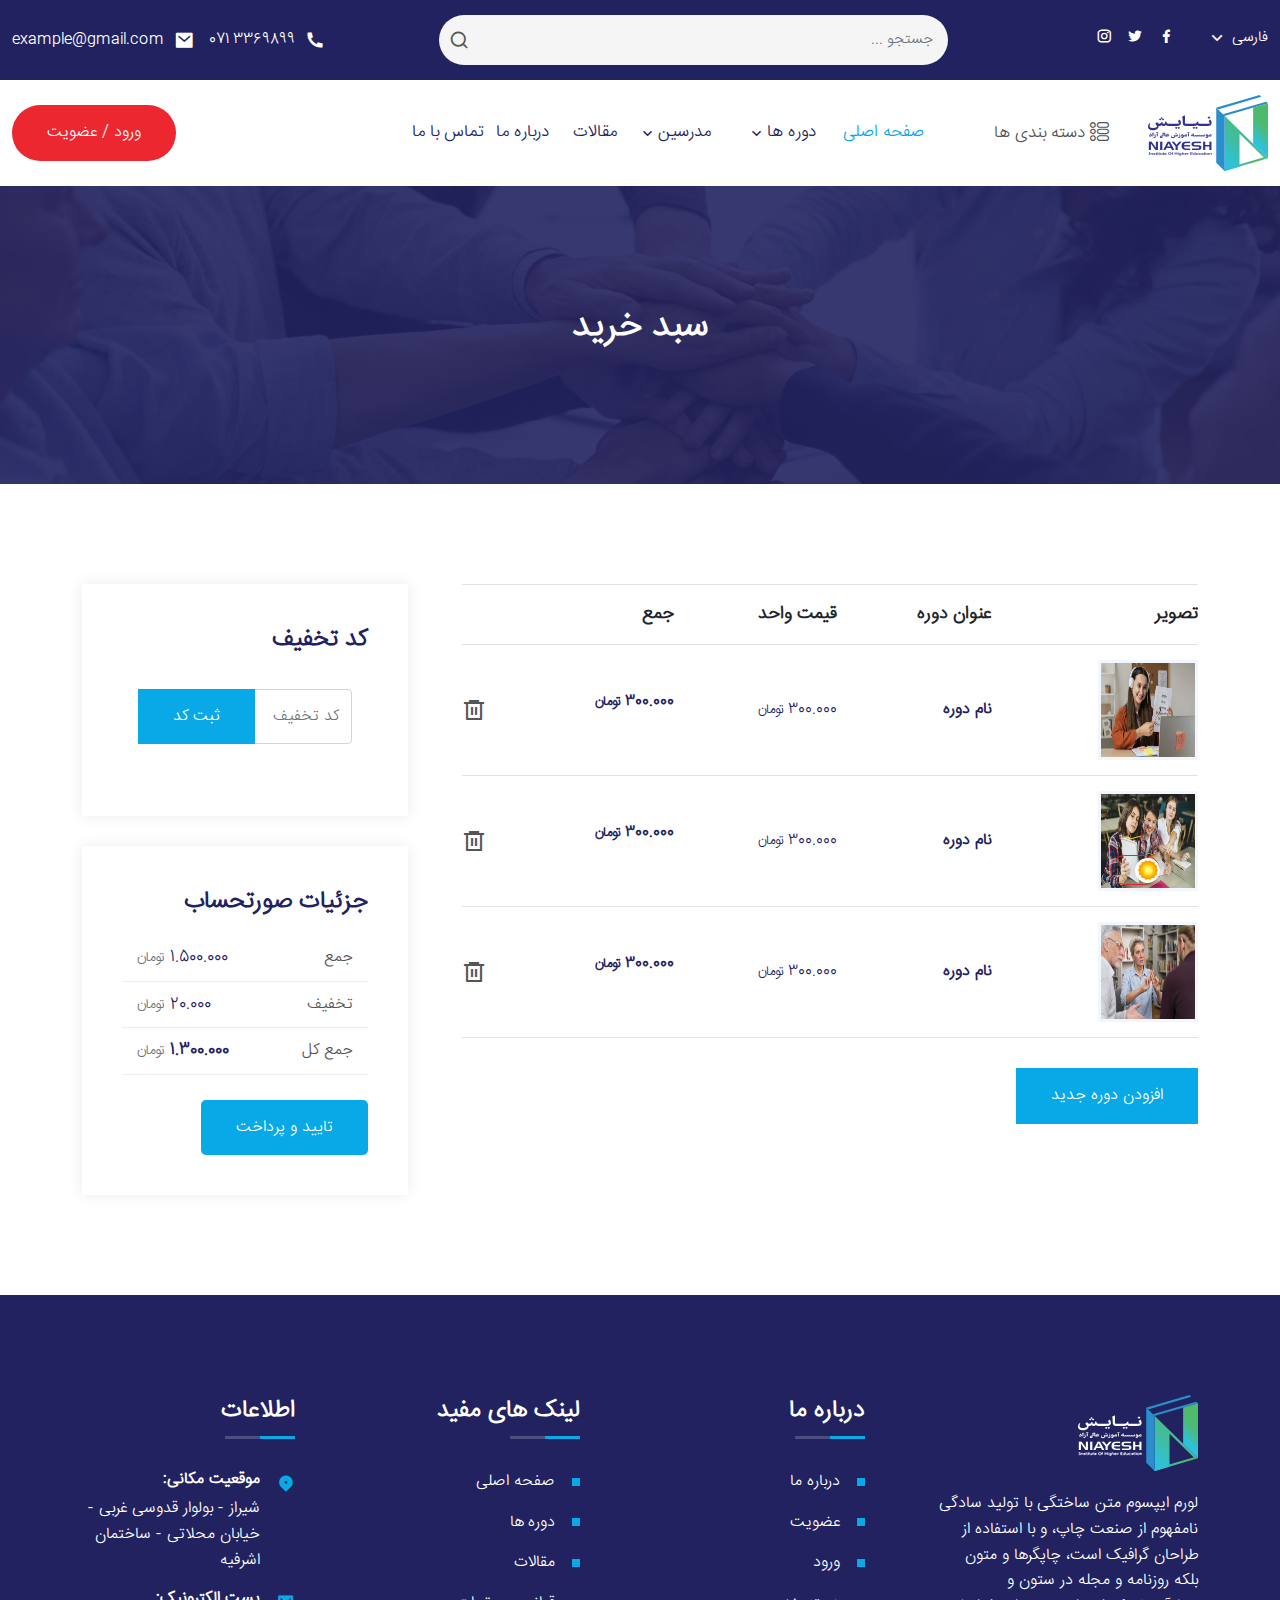
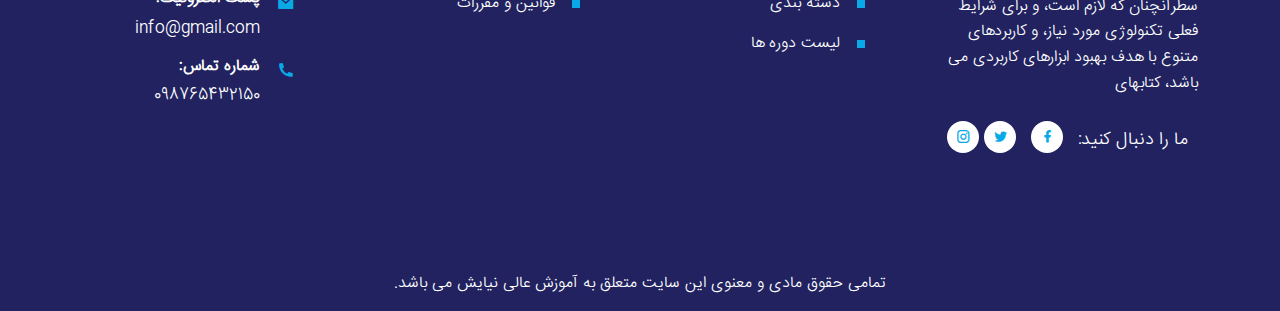
<file: cart.html>
<!doctype html>
<html lang="fa" dir="rtl">

<head>

  <meta charset="UTF-8">
  <meta http-equiv="X-UA-Compatible" content="IE=edge">
  <meta name="viewport" content="width=device-width, initial-scale=1.0">

  <link rel="stylesheet" href="assets/css/plugins.css">

  <link rel="stylesheet" href="assets/css/iconplugins.css">

  <link rel="stylesheet" href="assets/css/style.css">

  <link rel="stylesheet" href="assets/css/responsive.css">

  <link rel="stylesheet" href="assets/css/theme-dark.css">

  <title>آموزش عالی نیایش | سبد خرید</title>

  <link rel="icon" type="image/png" href="assets/images/favicon.png">
</head>

<body>

  <!-- start: preloader -->
  <div id="preloader" class="d-none">
    <div id="preloader-area">
      <div class="spinner"></div>
      <div class="spinner"></div>
      <div class="spinner"></div>
      <div class="spinner"></div>
      <div class="spinner"></div>
      <div class="spinner"></div>
      <div class="spinner"></div>
      <div class="spinner"></div>
    </div>
    <div class="preloader-section preloader-left"></div>
    <div class="preloader-section preloader-right"></div>
  </div>
  <!-- End: preloader -->


  <!-- start: top-header-->
  <header class="top-header">
    <div class="container-fluid">
      <div class="row align-items-center">
        <div class="col-lg-3 col-md-4">
          <div class="header-right">
            <div class="header-language dropdown language-option">
              <button class="dropdown-toggle" type="button" id="languageOption" data-bs-toggle="dropdown"
                aria-haspopup="true" aria-expanded="false">
                <span class="lang-name"></span>
              </button>
              <div class="dropdown-menu language-dropdown-menu" aria-labelledby="languageOption">
                <a class="dropdown-item" href="#">
                  فارسی
                </a>
                <a class="dropdown-item" href="#">
                  English
                </a>
                <a class="dropdown-item" href="#">
                  العربيّة
                </a>
              </div>
            </div>
            <ul class="social-list">
              <li>
                <a href="https://www.facebook.com/" target="_blank">
                  <i class="ri-facebook-fill"></i>
                </a>
              </li>
              <li>
                <a href="https://twitter.com/" target="_blank">
                  <i class="ri-twitter-fill"></i>
                </a>
              </li>
              <li>
                <a href="https://www.pinterest.com/" target="_blank">
                  <i class="ri-instagram-line"></i>
                </a>
              </li>
            </ul>
          </div>
        </div>
        <div class="col-lg 5 col-md-12 order-lg-0 order-md-last my-3 my-lg-0">
          <div class="nav-widget-form w-100">
            <form class="search-form w-100 search-form-bg">
              <input type="search" class="form-control " placeholder="جستجو ...">
              <button type="submit">
                <i class="ri-search-line"></i>
              </button>
            </form>
          </div>
        </div>
        <div class="col-lg-4 col-md-8 ">
          <div class="header-left">
            <ul>
              <li>
                <i class="ri-phone-fill"></i>
                <a dir="ltr" href="tel:071 3369899">
                  071 3369899
                </a>
              </li>
              <li>
                <i class="ri-mail-fill"></i>
                <a href=""><span class="__cf_email__">example@gmail.com</span></a>
              </li>
            </ul>
          </div>
        </div>
      </div>
    </div>
  </header>
  <!-- End: top-header -->

  <!-- start: navbar-area -->
  <div class="navbar-area">
    <div class="mobile-responsive-nav">
      <div class="container">
        <div class="mobile-responsive-menu">
          <div class="logo">
            <a href="index.html">
              <img src="assets/images/logos/logo-small.png" class="logo-one" alt="logo">
              <img src="assets/images/logos/logo-small-white.png" class="logo-two" alt="logo">
            </a>
          </div>
        </div>
      </div>
    </div>

    <div class="desktop-nav nav-area">
      <div class="container-fluid">
        <nav class="navbar navbar-expand-md navbar-light ">
          <a class="navbar-brand" href="index.html">
            <img src="assets/images/logos/logo.png" class="logo-one" alt="Logo">
            <img src="assets/images/logos/logo-2.png" class="logo-two" alt="Logo">
          </a>
          <div class="navbar-category">
            <div class="dropdown category-list-dropdown">
              <button class="btn dropdown-toggle" type="button" id="dropdownMenuButtoncategory"
                data-bs-toggle="dropdown" aria-haspopup="true" aria-expanded="false">
                <i class="flaticon-list"></i>
                دسته بندی ها
              </button>
              <div class="dropdown-menu" aria-labelledby="dropdownMenuButtoncategory">
                <a href="categories.html" class="nav-link-item">
                  <i class="flaticon-web-development"></i>
                  حقوق
                </a>
                <a href="categories.html">
                  <i class="flaticon-design"></i>
                  روانشناسی
                </a>
                <a href="categories.html">
                  <i class="flaticon-wellness"></i>
                  مدیریت
                </a>
                <a href="categories.html">
                  <i class="flaticon-heart-beat"></i>
                  زبان
                </a>
              </div>
            </div>
          </div>
          <div class="collapse navbar-collapse mean-menu" id="navbarSupportedContent">
            <ul class="navbar-nav">
              <li class="nav-item">
                <a href="index.html" class="nav-link active">
                  صفحه اصلی
                </a>
              </li>
              <li class="nav-item">
                <a href="#" class="nav-link dropdown-toggle">
                  دوره ها
                </a>
                <ul class="dropdown-menu">
                  <li class="nav-item">
                    <a href="#" class="nav-link">
                      طراحی سایت
                    </a>
                  </li>
                  <li class="nav-item">
                    <a href="#" class="nav-link">
                      بانک های اطلاعاتی
                    </a>
                  </li>
                  <li class="nav-item">
                    <a href="#" class="nav-link">
                      تحت ویندوز
                    </a>
                  </li>
                  <li class="nav-item">
                    <a href="#" class="nav-link">
                      سئو
                    </a>
                  </li>
                  <li class="nav-item">
                    <a href="#" class="nav-link">
                      سیستم عامل
                    </a>
                  </li>
                  <li class="nav-item">
                    <a href="#" class="nav-link dropdown-toggle">
                      مدیریت پروژه
                    </a>
                    <ul class="dropdown-menu">
                      <li class="nav-item">
                        <a href="#" class="nav-link">
                          اینترنت
                        </a>
                      </li>
                      <li class="nav-item">
                        <a href="#" class="nav-link">
                          برنامه های کاربردی
                        </a>
                      </li>
                    </ul>
                  </li>
                  <li class="nav-item">
                    <a href="#" class="nav-link">
                      امنیت
                    </a>
                  </li>
                </ul>
              </li>
              <li class="nav-item">
                <a href="#" class="nav-link dropdown-toggle">
                  مدرسین
                </a>
                <ul class="dropdown-menu">
                  <li class="nav-item">
                    <a href="#" class="nav-link">
                      دوره های حضوری
                    </a>
                  </li>
                  <li class="nav-item">
                    <a href="#" class="nav-link">
                      دوره های غیرحضوری
                    </a>
                  </li>
                </ul>
              </li>
              <li class="nav-item">
                <a href="blog.html" class="nav-link">
                  مقالات
                </a>
              </li>
              <li class="nav-item">
                <a href="about.html" class="nav-link">
                  درباره ما
                </a>
              </li>
              <li class="nav-item">
                <a href="contact.html" class="nav-link">
                  تماس با ما
                </a>
              </li>
            </ul>
            <div class="others-options d-flex align-items-center">
              <div class="optional-item">
                <a href="signup.html" class="default-btn two border-radius-50">ورود / عضویت</a>
              </div>
            </div>
          </div>
        </nav>
      </div>
    </div>
    <div class="side-nav-responsive">
      <div class="container">
        <div class="dot-menu">
          <div class="circle-inner">
            <a href="signup.html" class="default-btn two">ورود / عضویت</a>
          </div>
        </div>
      </div>
    </div>
  </div>
  <!-- End: navbar-area -->

  <!-- Start: inner-banner -->
  <div class="inner-banner inner-banner-bg2">
    <div class="container">
      <div class="inner-title text-center">
        <h3>سبد خرید</h3>

      </div>
    </div>
  </div>
  <!-- End: inner-banner -->


  <section class="cart-wraps-area pt-100 pb-70">
    <div class="container">
      <div class="row">
        <div class="col-lg-8">
          <form>
            <div class="cart-wraps">
              <div class="cart-table table-responsive">
                <table class="table table-bordered">
                  <thead>
                    <tr>
                      <th scope="col">تصویر</th>
                      <th scope="col">عنوان دوره</th>
                      <th scope="col">قیمت واحد</th>
                      <th scope="col">جمع</th>
                    </tr>
                  </thead>
                  <tbody>
                    <tr>
                      <td class="courses-thumbnail">
                        <a href="cart.html">
                          <img src="assets/images/courses/courses-img1.jpg" alt="Image">
                        </a>
                      </td>
                      <td class="courses-name">
                        <a href="cart.html">نام دوره</a>
                      </td>
                      <td class="courses-price">
                        <span class="unit-amount">300.000 <small class="text-meuted">تومان</small></span>
                      </td>
                      <td class="courses-subtotal">
                        <span class="unit-amount">300.000 <small class="text-meuted">تومان</small></span>
                        <a href="cart.html" class="remove">
                          <i class="ri-delete-bin-6-line"></i>
                        </a>
                      </td>
                    </tr>
                    <tr>
                      <td class="courses-thumbnail">
                        <a href="cart.html">
                          <img src="assets/images/courses/courses-img2.jpg" alt="Image">
                        </a>
                      </td>
                      <td class="courses-name">
                        <a href="cart.html">نام دوره</a>
                      </td>
                      <td class="courses-price">
                        <span class="unit-amount">300.000 <small class="text-meuted">تومان</small></span>
                      </td>
                      <td class="courses-subtotal">
                        <span class="unit-amount">300.000 <small class="text-meuted">تومان</small></span>
                        <a href="cart.html" class="remove">
                          <i class="ri-delete-bin-6-line"></i>
                        </a>
                      </td>
                    </tr>
                    <tr>
                      <td class="courses-thumbnail">
                        <a href="cart.html">
                          <img src="assets/images/courses/courses-img3.jpg" alt="Image">
                        </a>
                      </td>
                      <td class="courses-name">
                        <a href="cart.html">نام دوره</a>
                      </td>
                      <td class="courses-price">
                        <span class="unit-amount">300.000 <small class="text-meuted">تومان</small></span>
                      </td>
                      <td class="courses-subtotal">
                        <span class="unit-amount">300.000 <small class="text-meuted">تومان</small></span>
                        <a href="cart.html" class="remove">
                          <i class="ri-delete-bin-6-line"></i>
                        </a>
                      </td>
                    </tr>
                  </tbody>
                </table>
              </div>
              <div class="cart-buttons">
                <div class="row align-items-center">
                  <div class="col-lg-7 col-md-7">
                    <div class="continue-shopping-box">
                      <a href="courses.html" class="default-btn">
                        افزودن دوره جدید
                      </a>
                    </div>
                  </div>
                </div>
              </div>
            </div>
          </form>
        </div>
        <div class="col-lg-4">
          <div class=" cart-totals">
            <h3>کد تخفیف</h3>
            <div class="card-body">
              <form action="" class="form w-100">
                <div class="form-group w-100">
                  <div class="input-group mb-3">
                    <input type="text" class="form-control" placeholder="کد تخفیف" style="box-shadow:none; ">
                    <button class="default-btn" type="submit" id="button-addon2">ثبت کد</button>
                  </div>
                </div>
              </form>
            </div>
          </div>

          <div class="cart-totals">
            <h3>جزئیات صورتحساب</h3>
            <ul>
              <li>جمع <span>1.500.000 <small class="text-muted">تومان</small></span></li>
              <li>تخفیف <span>20.000 <small class="text-muted">تومان</small></span></li>
              <li>جمع کل <span><b>1.300.000</b> <small class="text-muted">تومان</small></span></li>
            </ul>
            <a href="#" class="default-btn border-radius-5">
              تایید و پرداخت
            </a>
          </div>
        </div>
      </div>
    </div>
  </section>



  <!-- Start: Footer -->
  <footer class="footer-area ">
    <div class="container pt-100 pb-70">
      <div class="row">
        <div class="col-lg-3 col-sm-6">
          <div class="footer-widget">
            <div class="footer-logo">
              <a href="index.html">
                <img src="assets/images/logos/logo-2.png" alt="Images">
              </a>
            </div>
            <p>
              لورم ایپسوم متن ساختگی با تولید سادگی نامفهوم از صنعت چاپ، و با استفاده از طراحان گرافیک است، چاپگرها و
              متون بلکه روزنامه و مجله در ستون و سطرآنچنان که لازم است، و برای شرایط فعلی تکنولوژی مورد نیاز، و
              کاربردهای متنوع با هدف بهبود ابزارهای کاربردی می باشد، کتابهای
            </p>
            <ul class="social-link">
              <li class="social-title">ما را دنبال کنید:</li>
              <li>
                <a href="https://www.facebook.com/" target="_blank">
                  <i class="ri-facebook-fill"></i>
                </a>
              </li>
              <li>
                <a href="https://twitter.com/" target="_blank">
                  <i class="ri-twitter-fill"></i>
                </a>
              </li>
              <li>
                <a href="https://www.pinterest.com/" target="_blank">
                  <i class="ri-instagram-line"></i>
                </a>
              </li>
            </ul>
          </div>
        </div>
        <div class="col-lg-3 col-sm-6">
          <div class="footer-widget ps-5">
            <h3>درباره ما</h3>
            <ul class="footer-list list-unstyled">
              <li>
                <a href="about.html">
                  درباره ما
                </a>
              </li>
              <li>
                <a href="signup.html">
                  عضویت
                </a>
              </li>
              <li>
                <a href="signin.html">
                  ورود
                </a>
              </li>
              <li>
                <a href="categories.html">
                  دسته بندی
                </a>
              </li>
              <li>
                <a href="course-list.html">
                  لیست دوره ها
                </a>
              </li>
            </ul>
          </div>
        </div>
        <div class="col-lg-3 col-sm-6">
          <div class="footer-widget ps-5">
            <h3>لینک های مفید</h3>
            <ul class="footer-list">
              <li>
                <a href="index.html">
                  صفحه اصلی
                </a>
              </li>
              <li>
                <a href="courses.html">
                  دوره ها
                </a>
              </li>
              <li>
                <a href="blog.html">
                  مقالات
                </a>
              </li>
              <li>
                <a href="terms-condition.html">
                  قوانین و مقررات
                </a>
              </li>
            </ul>
          </div>
        </div>
        <div class="col-lg-3 col-sm-6">
          <div class="footer-widget ps-5">
            <h3>اطلاعات </h3>
            <ul class="footer-contact">
              <li>
                <i class="ri-map-pin-2-fill"></i>
                <div class="content">
                  <h4>موقعیت مکانی:</h4>
                  <span>شیراز - بولوار قدوسی غربی - خیابان محلاتی - ساختمان اشرفیه</span>
                </div>
              </li>
              <li>
                <i class="ri-mail-fill"></i>
                <div class="content">
                  <h4>پست الکترونیک:</h4>
                  <span><a href="mailto:info@gmail.com">info@gmail.com</a></span>
                </div>
              </li>
              <li>
                <i class="ri-phone-fill"></i>
                <div class="content">
                  <h4>شماره تماس:</h4>
                  <span><a href="tel:098765432150">098765432150</a></span>
                </div>
              </li>
            </ul>
          </div>
        </div>
      </div>
    </div>
    <div class="copyright-area">
      <div class="container">
        <div class="copy-right-text text-center">
          <p>
            تمامی حقوق مادی و معنوی این سایت متعلق به آموزش عالی نیایش می باشد.
          </p>
        </div>
      </div>
    </div>
  </footer>
  <!-- End: Footer -->

  <script src="assets/js/jquery.min.js"></script>

  <script src="assets/js/plugins.js"></script>

  <script src="assets/js/custom.js"></script>
</body>


</html>
</file>
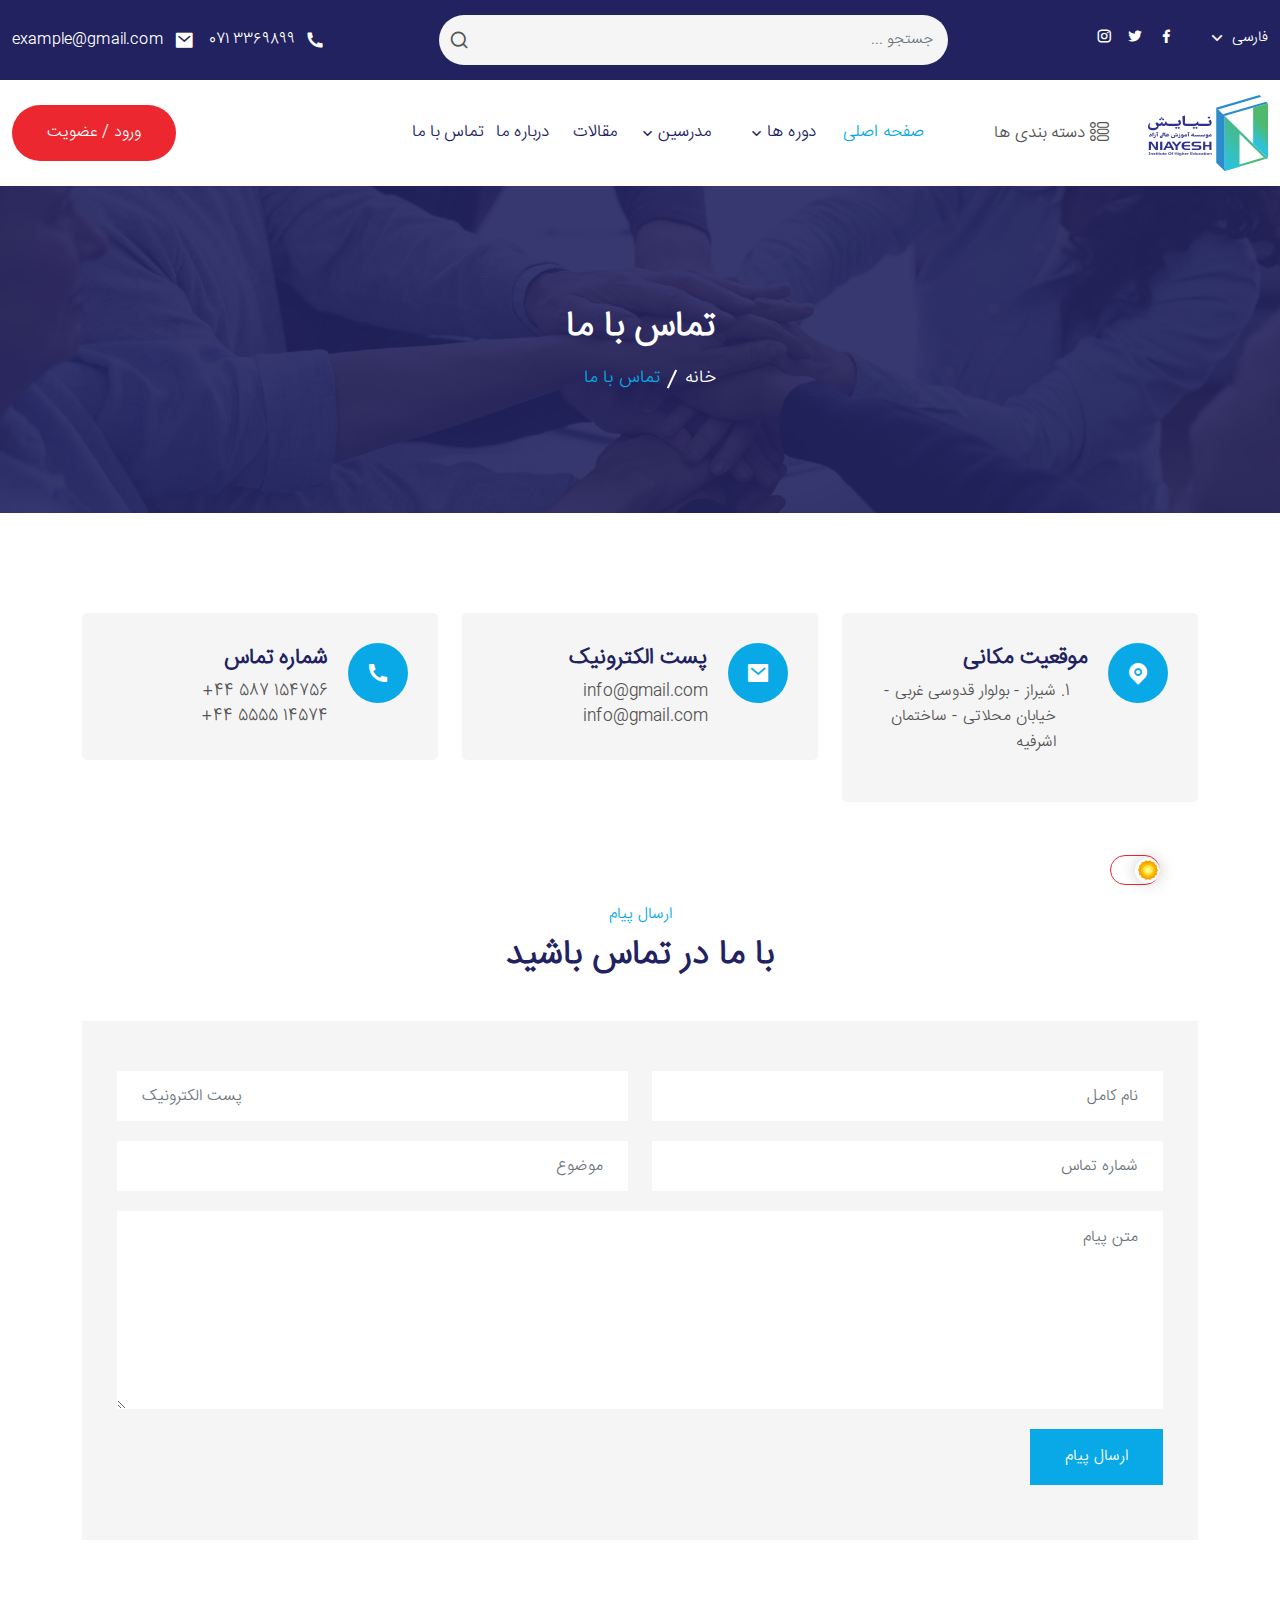
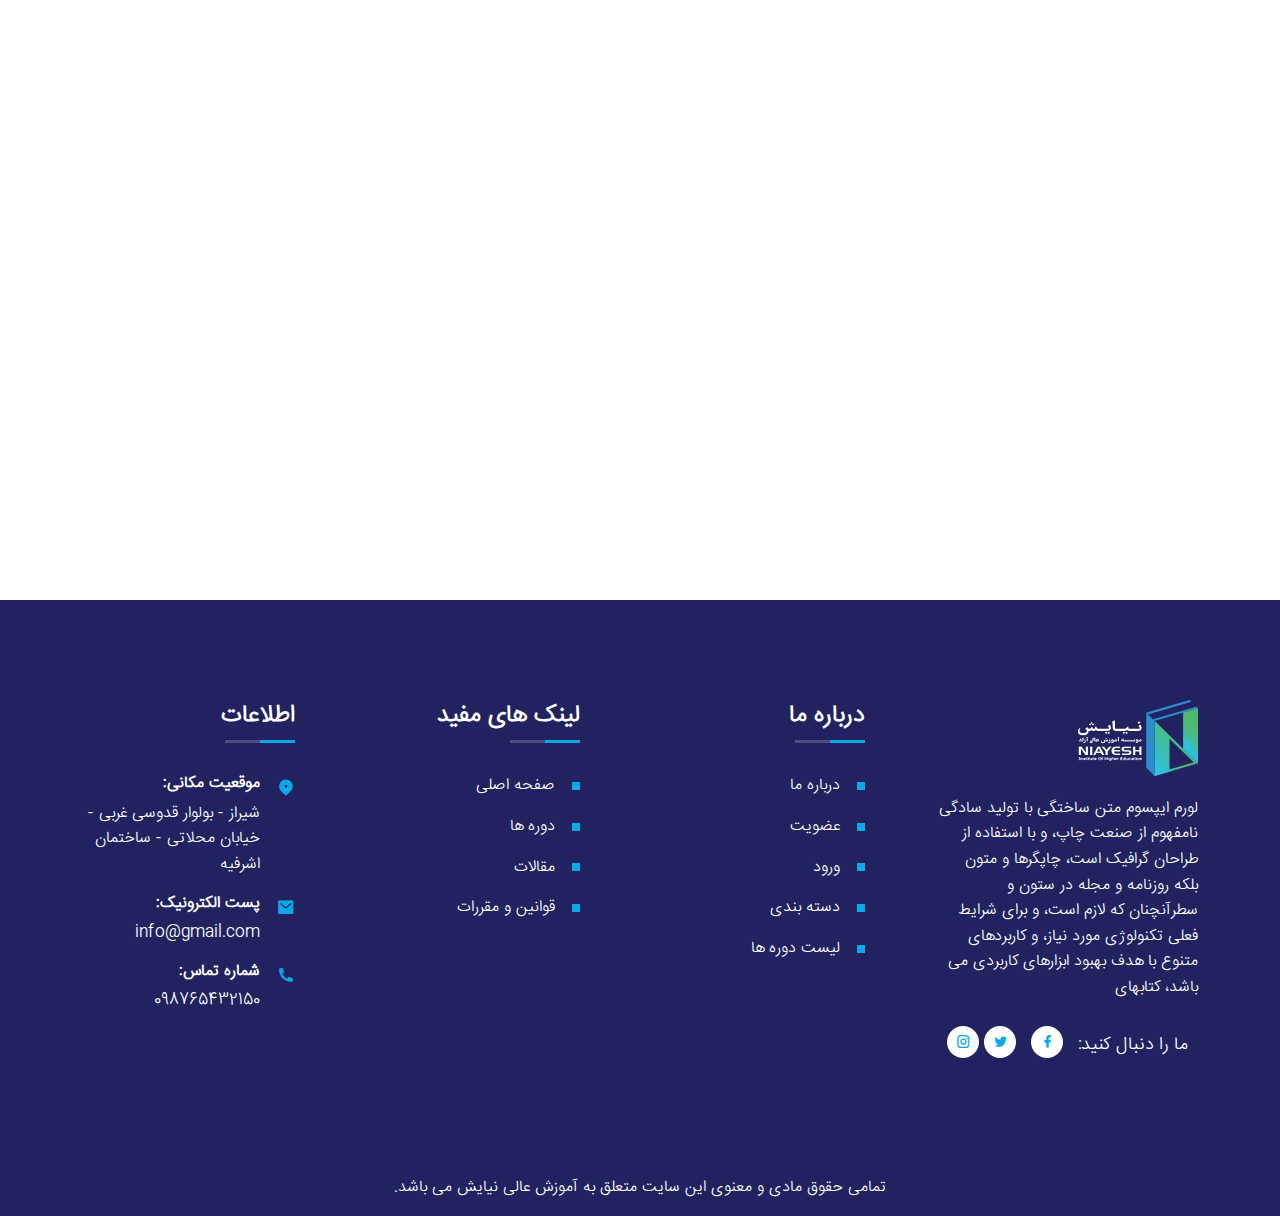
<file: contact.html>
<!doctype html>
<html lang="fa" dir="rtl">

<head>

  <meta charset="UTF-8">
  <meta http-equiv="X-UA-Compatible" content="IE=edge">
  <meta name="viewport" content="width=device-width, initial-scale=1.0">

  <link rel="stylesheet" href="assets/css/plugins.css">

  <link rel="stylesheet" href="assets/css/iconplugins.css">

  <link rel="stylesheet" href="assets/css/style.css">

  <link rel="stylesheet" href="assets/css/responsive.css">

  <link rel="stylesheet" href="assets/css/theme-dark.css">

  <title>آموزش عالی نیایش | ورود به سایت</title>

  <link rel="icon" type="image/png" href="assets/images/favicon.png">
</head>

<body>

  <!-- start: preloader -->
  <div id="preloader" class="d-none">
    <div id="preloader-area">
      <div class="spinner"></div>
      <div class="spinner"></div>
      <div class="spinner"></div>
      <div class="spinner"></div>
      <div class="spinner"></div>
      <div class="spinner"></div>
      <div class="spinner"></div>
      <div class="spinner"></div>
    </div>
    <div class="preloader-section preloader-left"></div>
    <div class="preloader-section preloader-right"></div>
  </div>
  <!-- End: preloader -->


  <!-- start: top-header-->
  <header class="top-header">
    <div class="container-fluid">
      <div class="row align-items-center">
        <div class="col-lg-3 col-md-4">
          <div class="header-right">
            <div class="header-language dropdown language-option">
              <button class="dropdown-toggle" type="button" id="languageOption" data-bs-toggle="dropdown"
                aria-haspopup="true" aria-expanded="false">
                <span class="lang-name"></span>
              </button>
              <div class="dropdown-menu language-dropdown-menu" aria-labelledby="languageOption">
                <a class="dropdown-item" href="#">
                  فارسی
                </a>
                <a class="dropdown-item" href="#">
                  English
                </a>
                <a class="dropdown-item" href="#">
                  العربيّة
                </a>
              </div>
            </div>
            <ul class="social-list">
              <li>
                <a href="https://www.facebook.com/" target="_blank">
                  <i class="ri-facebook-fill"></i>
                </a>
              </li>
              <li>
                <a href="https://twitter.com/" target="_blank">
                  <i class="ri-twitter-fill"></i>
                </a>
              </li>
              <li>
                <a href="https://www.pinterest.com/" target="_blank">
                  <i class="ri-instagram-line"></i>
                </a>
              </li>
            </ul>
          </div>
        </div>
        <div class="col-lg 5 col-md-12 order-lg-0 order-md-last my-3 my-lg-0">
          <div class="nav-widget-form w-100">
            <form class="search-form w-100 search-form-bg">
              <input type="search" class="form-control " placeholder="جستجو ...">
              <button type="submit">
                <i class="ri-search-line"></i>
              </button>
            </form>
          </div>
        </div>
        <div class="col-lg-4 col-md-8 ">
          <div class="header-left">
            <ul>
              <li>
                <i class="ri-phone-fill"></i>
                <a dir="ltr" href="tel:071 3369899">
                  071 3369899
                </a>
              </li>
              <li>
                <i class="ri-mail-fill"></i>
                <a href=""><span class="__cf_email__">example@gmail.com</span></a>
              </li>
            </ul>
          </div>
        </div>
      </div>
    </div>
  </header>
  <!-- End: top-header -->

  <!-- start: navbar-area -->
  <div class="navbar-area">
    <div class="mobile-responsive-nav">
      <div class="container">
        <div class="mobile-responsive-menu">
          <div class="logo">
            <a href="index.html">
              <img src="assets/images/logos/logo-small.png" class="logo-one" alt="logo">
              <img src="assets/images/logos/logo-small-white.png" class="logo-two" alt="logo">
            </a>
          </div>
        </div>
      </div>
    </div>

    <div class="desktop-nav nav-area">
      <div class="container-fluid">
        <nav class="navbar navbar-expand-md navbar-light ">
          <a class="navbar-brand" href="index.html">
            <img src="assets/images/logos/logo.png" class="logo-one" alt="Logo">
            <img src="assets/images/logos/logo-2.png" class="logo-two" alt="Logo">
          </a>
          <div class="navbar-category">
            <div class="dropdown category-list-dropdown">
              <button class="btn dropdown-toggle" type="button" id="dropdownMenuButtoncategory"
                data-bs-toggle="dropdown" aria-haspopup="true" aria-expanded="false">
                <i class="flaticon-list"></i>
                دسته بندی ها
              </button>
              <div class="dropdown-menu" aria-labelledby="dropdownMenuButtoncategory">
                <a href="categories.html" class="nav-link-item">
                  <i class="flaticon-web-development"></i>
                  حقوق
                </a>
                <a href="categories.html">
                  <i class="flaticon-design"></i>
                  روانشناسی
                </a>
                <a href="categories.html">
                  <i class="flaticon-wellness"></i>
                  مدیریت
                </a>
                <a href="categories.html">
                  <i class="flaticon-heart-beat"></i>
                  زبان
                </a>
              </div>
            </div>
          </div>
          <div class="collapse navbar-collapse mean-menu" id="navbarSupportedContent">
            <ul class="navbar-nav">
              <li class="nav-item">
                <a href="index.html" class="nav-link active">
                  صفحه اصلی
                </a>
              </li>
              <li class="nav-item">
                <a href="#" class="nav-link dropdown-toggle">
                  دوره ها
                </a>
                <ul class="dropdown-menu">
                  <li class="nav-item">
                    <a href="#" class="nav-link">
                      طراحی سایت
                    </a>
                  </li>
                  <li class="nav-item">
                    <a href="#" class="nav-link">
                      بانک های اطلاعاتی
                    </a>
                  </li>
                  <li class="nav-item">
                    <a href="#" class="nav-link">
                      تحت ویندوز
                    </a>
                  </li>
                  <li class="nav-item">
                    <a href="#" class="nav-link">
                      سئو
                    </a>
                  </li>
                  <li class="nav-item">
                    <a href="#" class="nav-link">
                      سیستم عامل
                    </a>
                  </li>
                  <li class="nav-item">
                    <a href="#" class="nav-link dropdown-toggle">
                      مدیریت پروژه
                    </a>
                    <ul class="dropdown-menu">
                      <li class="nav-item">
                        <a href="#" class="nav-link">
                          اینترنت
                        </a>
                      </li>
                      <li class="nav-item">
                        <a href="#" class="nav-link">
                          برنامه های کاربردی
                        </a>
                      </li>
                    </ul>
                  </li>
                  <li class="nav-item">
                    <a href="#" class="nav-link">
                      امنیت
                    </a>
                  </li>
                </ul>
              </li>
              <li class="nav-item">
                <a href="#" class="nav-link dropdown-toggle">
                  مدرسین
                </a>
                <ul class="dropdown-menu">
                  <li class="nav-item">
                    <a href="#" class="nav-link">
                      دوره های حضوری
                    </a>
                  </li>
                  <li class="nav-item">
                    <a href="#" class="nav-link">
                      دوره های غیرحضوری
                    </a>
                  </li>
                </ul>
              </li>
              <li class="nav-item">
                <a href="blog.html" class="nav-link">
                  مقالات
                </a>
              </li>
              <li class="nav-item">
                <a href="about.html" class="nav-link">
                  درباره ما
                </a>
              </li>
              <li class="nav-item">
                <a href="contact.html" class="nav-link">
                  تماس با ما
                </a>
              </li>
            </ul>
            <div class="others-options d-flex align-items-center">
              <div class="optional-item">
                <a href="signup.html" class="default-btn two border-radius-50">ورود / عضویت</a>
              </div>
            </div>
          </div>
        </nav>
      </div>
    </div>
    <div class="side-nav-responsive">
      <div class="container">
        <div class="dot-menu">
          <div class="circle-inner">
            <a href="signup.html" class="default-btn two">ورود / عضویت</a>
          </div>
        </div>
      </div>
    </div>
  </div>
  <!-- End: navbar-area -->

  <!-- Start: inner-banner -->
  <div class="inner-banner inner-banner-bg2">
    <div class="container">
      <div class="inner-title text-center">
        <h3>تماس با ما</h3>
        <ul>
          <li>
            <a href="index.html">خانه</a>
          </li>
          <li>تماس با ما</li>
        </ul>
      </div>
    </div>
  </div>
  <!-- End: inner-banner -->

  <div class="contact-info-area pt-100 pb-70">
    <div class="container">
      <div class="row justify-content-center">
        <div class="col-lg-4  col-12 col-sm-8">
          <div class="contact-info-card">
            <i class="ri-map-pin-fill"></i>
            <h3>موقعیت مکانی </h3>
            <ol>
              <li>
                <p>شیراز - بولوار قدوسی غربی - خیابان محلاتی - ساختمان اشرفیه</p>
              </li>
            </ol>

          </div>
        </div>
        <div class="col-lg-4 col-6">
          <div class="contact-info-card">
            <i class="ri-mail-fill"></i>
            <h3>پست الکترونیک</h3>
            <p><a href="mailto:info@gmail.com">info@gmail.com</a></p>
            <p><a href="mailto:info@gmail.com">info@gmail.com</a></p>
          </div>
        </div>
        <div class="col-lg-4 col-6">
          <div class="contact-info-card">
            <i class="ri-phone-fill"></i>
            <h3>شماره تماس</h3>
            <p><a dir="ltr" href="tel:+44587154756">+44 587 154756</a></p>
            <p><a dir="ltr" href="tel:+44555514574">+44 5555 14574</a></p>
          </div>
        </div>
      </div>
    </div>
  </div>

  <div class="contact-widget-area pb-70">
    <div class="container">
      <div class="section-title text-center mb-45">
        <span>ارسال پیام</span>
        <h2>با ما در تماس باشید</h2>
      </div>
      <div class="contact-form">
        <form id="contactForm">
          <div class="row">
            <div class="col-lg-6">
              <div class="form-group">
                <input type="text" name="name" id="name" class="form-control" required
                  data-error="لطفا نام کامل را وارد نمائید" placeholder="نام کامل">
                <div class="help-block with-errors"></div>
              </div>
            </div>
            <div class="col-lg-6">
              <div class="form-group">
                <input type="email" name="email" id="email" class="form-control" required
                  data-error="پست الکترونیک خود را وارد نمائید" placeholder="پست الکترونیک">
                <div class="help-block with-errors"></div>
              </div>
            </div>
            <div class="col-lg-6">
              <div class="form-group">
                <input type="text" name="phone_number" id="phone_number" required
                  data-error="شماره تماس خود را وارد نمائید" class="form-control" placeholder="شماره تماس">
                <div class="help-block with-errors"></div>
              </div>
            </div>
            <div class="col-lg-6">
              <div class="form-group">
                <input type="text" name="msg_subject" id="msg_subject" class="form-control" required
                  data-error="موضوع را وارد نمائید" placeholder="موضوع">
                <div class="help-block with-errors"></div>
              </div>
            </div>
            <div class="col-lg-12">
              <div class="form-group">
                <textarea name="message" class="form-control" id="message" cols="30" rows="7" required
                  data-error="متن پیام را وارد نمائید" placeholder="متن پیام"></textarea>
                <div class="help-block with-errors"></div>
              </div>
            </div>
            <div class="col-lg-12 col-md-12">
              <button type="submit" class="default-btn">
                ارسال پیام
              </button>
              <div id="msgSubmit" class="h3 text-center hidden"></div>
              <div class="clearfix"></div>
            </div>
          </div>
        </form>
      </div>
    </div>
  </div>


  <div class="contact-map-area pb-100">
    <div class="container">
      <div class="contact-map">
        <iframe
          src="https://www.google.com/maps/embed?pb=!1m18!1m12!1m3!1d3152.972641599872!2d-122.40869708532713!3d37.790680919018435!2m3!1f0!2f0!3f0!3m2!1i1024!2i768!4f13.1!3m3!1m2!1s0x8085808bfb7cb35b%3A0x9b649f6a7d9c50e8!2s560%20Bush%20St%20%235%2C%20San%20Francisco%2C%20CA%2094108%2C%20USA!5e0!3m2!1sen!2sbd!4v1641381557316!5m2!1sen!2sbd"></iframe>
      </div>
    </div>
  </div>

  <!-- Start: Footer -->
  <footer class="footer-area ">
    <div class="container pt-100 pb-70">
      <div class="row">
        <div class="col-lg-3 col-sm-6">
          <div class="footer-widget">
            <div class="footer-logo">
              <a href="index.html">
                <img src="assets/images/logos/logo-2.png" alt="Images">
              </a>
            </div>
            <p>
              لورم ایپسوم متن ساختگی با تولید سادگی نامفهوم از صنعت چاپ، و با استفاده از طراحان گرافیک است، چاپگرها و
              متون بلکه روزنامه و مجله در ستون و سطرآنچنان که لازم است، و برای شرایط فعلی تکنولوژی مورد نیاز، و
              کاربردهای متنوع با هدف بهبود ابزارهای کاربردی می باشد، کتابهای
            </p>
            <ul class="social-link">
              <li class="social-title">ما را دنبال کنید:</li>
              <li>
                <a href="https://www.facebook.com/" target="_blank">
                  <i class="ri-facebook-fill"></i>
                </a>
              </li>
              <li>
                <a href="https://twitter.com/" target="_blank">
                  <i class="ri-twitter-fill"></i>
                </a>
              </li>
              <li>
                <a href="https://www.pinterest.com/" target="_blank">
                  <i class="ri-instagram-line"></i>
                </a>
              </li>
            </ul>
          </div>
        </div>
        <div class="col-lg-3 col-sm-6">
          <div class="footer-widget ps-5">
            <h3>درباره ما</h3>
            <ul class="footer-list list-unstyled">
              <li>
                <a href="about.html">
                  درباره ما
                </a>
              </li>
              <li>
                <a href="signup.html">
                  عضویت
                </a>
              </li>
              <li>
                <a href="signin.html">
                  ورود
                </a>
              </li>
              <li>
                <a href="categories.html">
                  دسته بندی
                </a>
              </li>
              <li>
                <a href="course-list.html">
                  لیست دوره ها
                </a>
              </li>
            </ul>
          </div>
        </div>
        <div class="col-lg-3 col-sm-6">
          <div class="footer-widget ps-5">
            <h3>لینک های مفید</h3>
            <ul class="footer-list">
              <li>
                <a href="index.html">
                  صفحه اصلی
                </a>
              </li>
              <li>
                <a href="courses.html">
                  دوره ها
                </a>
              </li>
              <li>
                <a href="blog.html">
                  مقالات
                </a>
              </li>
              <li>
                <a href="terms-condition.html">
                  قوانین و مقررات
                </a>
              </li>
            </ul>
          </div>
        </div>
        <div class="col-lg-3 col-sm-6">
          <div class="footer-widget ps-5">
            <h3>اطلاعات </h3>
            <ul class="footer-contact">
              <li>
                <i class="ri-map-pin-2-fill"></i>
                <div class="content">
                  <h4>موقعیت مکانی:</h4>
                  <span>شیراز - بولوار قدوسی غربی - خیابان محلاتی - ساختمان اشرفیه</span>
                </div>
              </li>
              <li>
                <i class="ri-mail-fill"></i>
                <div class="content">
                  <h4>پست الکترونیک:</h4>
                  <span><a href="mailto:info@gmail.com">info@gmail.com</a></span>
                </div>
              </li>
              <li>
                <i class="ri-phone-fill"></i>
                <div class="content">
                  <h4>شماره تماس:</h4>
                  <span><a href="tel:098765432150">098765432150</a></span>
                </div>
              </li>
            </ul>
          </div>
        </div>
      </div>
    </div>
    <div class="copyright-area">
      <div class="container">
        <div class="copy-right-text text-center">
          <p>
            تمامی حقوق مادی و معنوی این سایت متعلق به آموزش عالی نیایش می باشد.
          </p>
        </div>
      </div>
    </div>
  </footer>
  <!-- End: Footer -->

  <script src="assets/js/jquery.min.js"></script>

  <script src="assets/js/plugins.js"></script>

  <script src="assets/js/custom.js"></script>
</body>


</html>
</file>
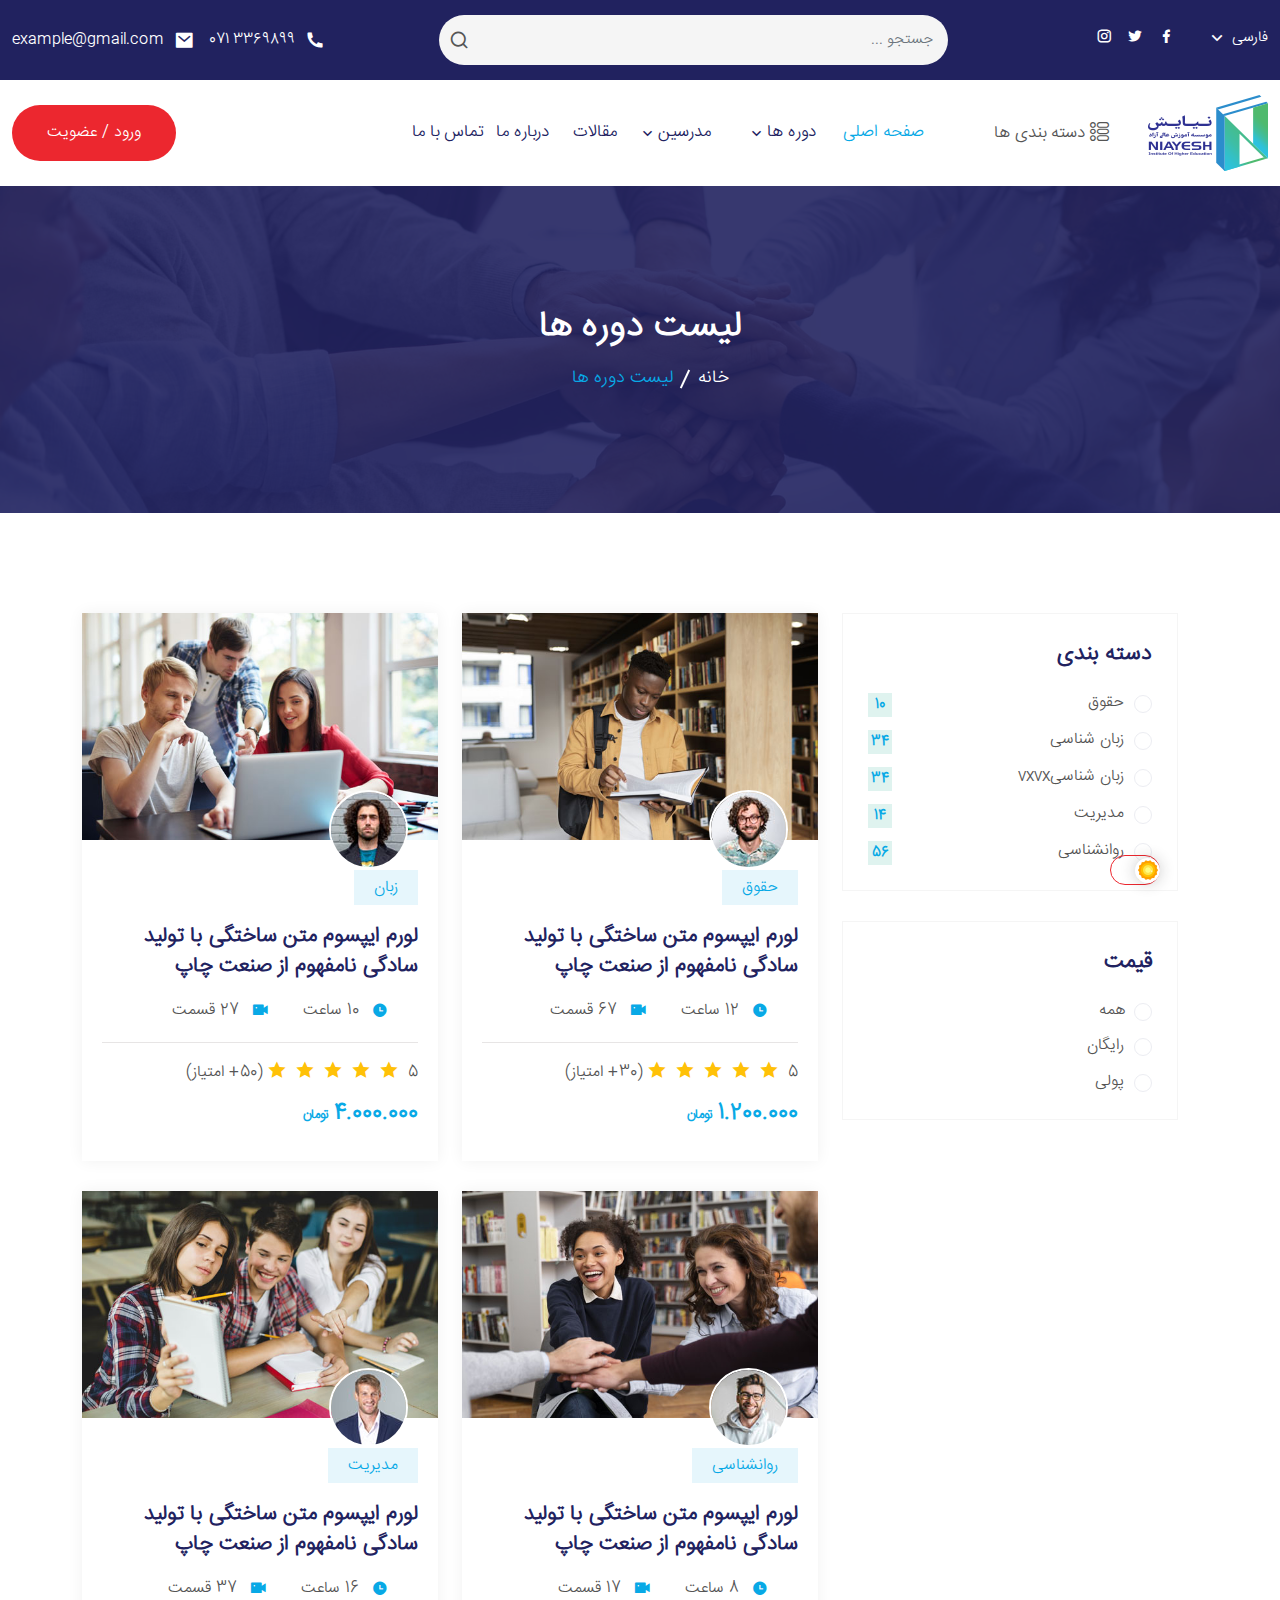
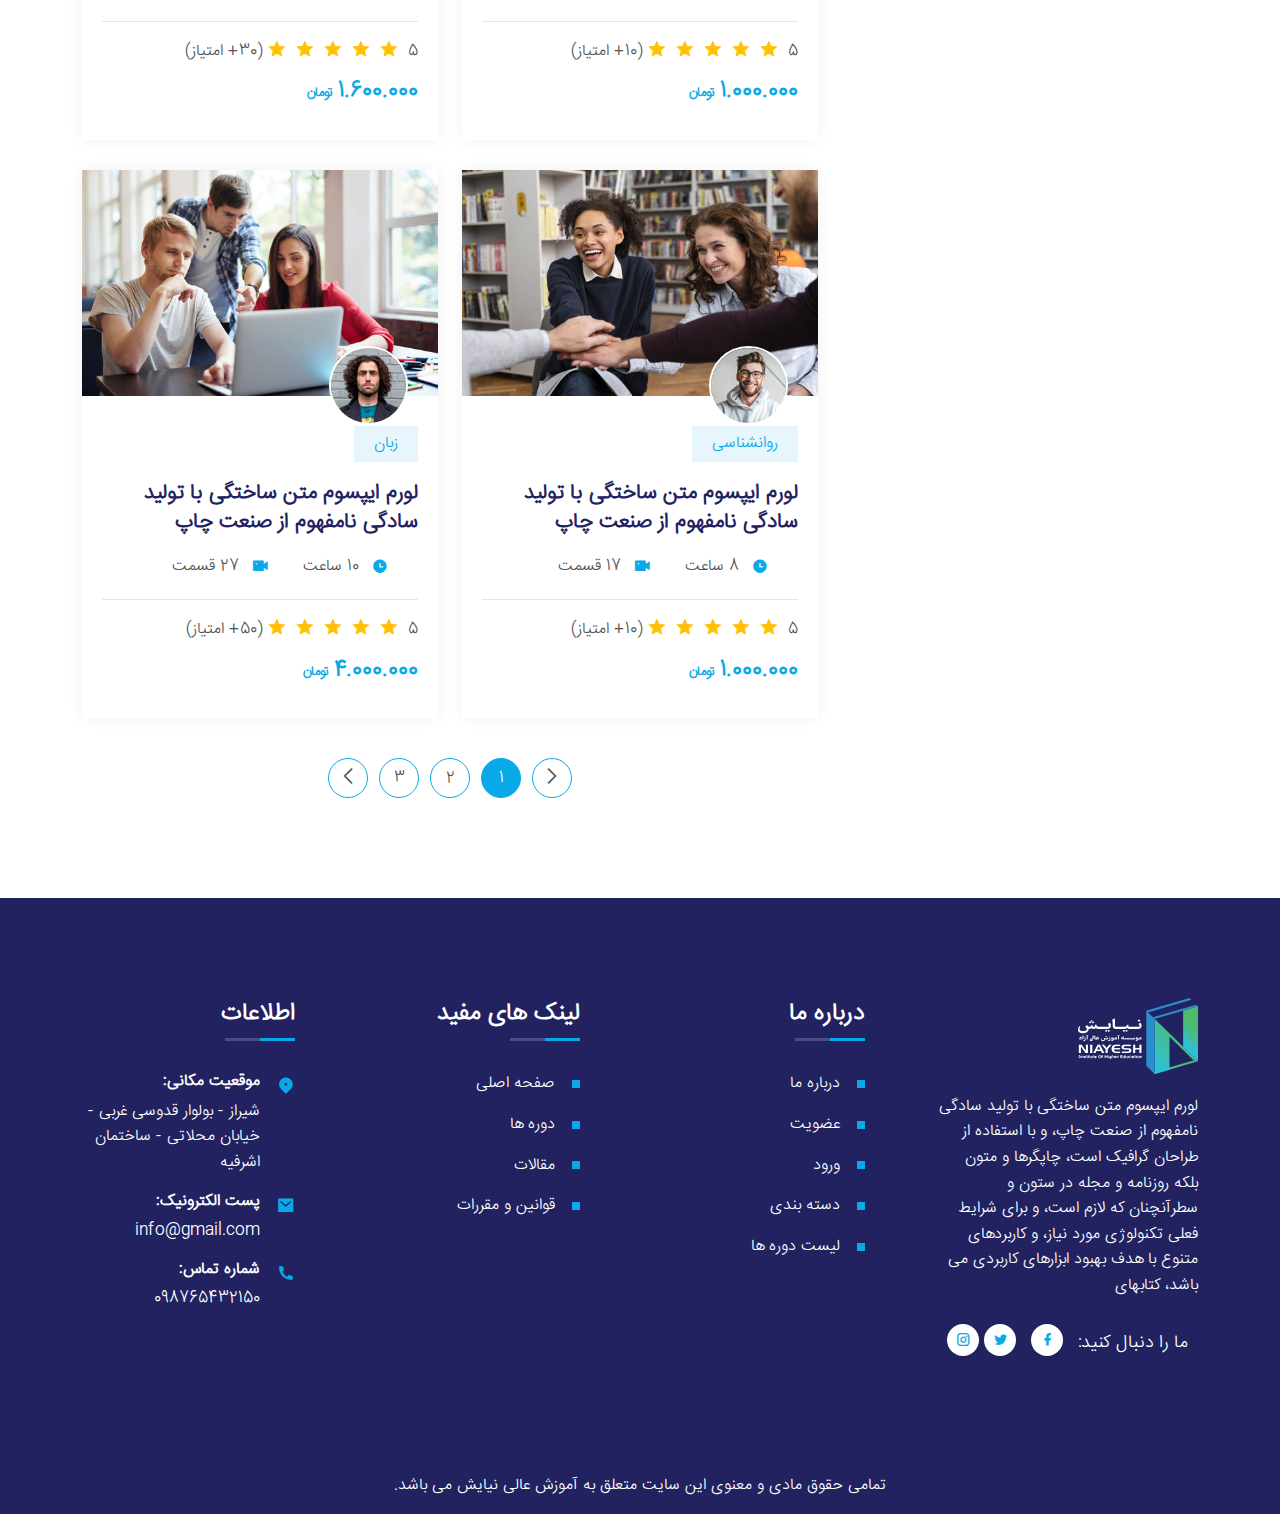
<file: course-list.html>
<!doctype html>
<html lang="fa" dir="rtl">

<head>

  <meta charset="UTF-8">
  <meta http-equiv="X-UA-Compatible" content="IE=edge">
  <meta name="viewport" content="width=device-width, initial-scale=1.0">

  <link rel="stylesheet" href="assets/css/plugins.css">

  <link rel="stylesheet" href="assets/css/iconplugins.css">

  <link rel="stylesheet" href="assets/css/style.css">

  <link rel="stylesheet" href="assets/css/responsive.css">

  <link rel="stylesheet" href="assets/css/theme-dark.css">

  <title>آموزش عالی نیایش | لیست دوره ها</title>

  <link rel="icon" type="image/png" href="assets/images/favicon.png">
</head>

<body>

  <!-- start: preloader -->
  <div id="preloader" class="d-none">
    <div id="preloader-area">
      <div class="spinner"></div>
      <div class="spinner"></div>
      <div class="spinner"></div>
      <div class="spinner"></div>
      <div class="spinner"></div>
      <div class="spinner"></div>
      <div class="spinner"></div>
      <div class="spinner"></div>
    </div>
    <div class="preloader-section preloader-left"></div>
    <div class="preloader-section preloader-right"></div>
  </div>
  <!-- End: preloader -->


  <!-- start: top-header-->
  <header class="top-header">
    <div class="container-fluid">
      <div class="row align-items-center">
        <div class="col-lg-3 col-md-4">
          <div class="header-right">
            <div class="header-language dropdown language-option">
              <button class="dropdown-toggle" type="button" id="languageOption" data-bs-toggle="dropdown"
                aria-haspopup="true" aria-expanded="false">
                <span class="lang-name"></span>
              </button>
              <div class="dropdown-menu language-dropdown-menu" aria-labelledby="languageOption">
                <a class="dropdown-item" href="#">
                  فارسی
                </a>
                <a class="dropdown-item" href="#">
                  English
                </a>
                <a class="dropdown-item" href="#">
                  العربيّة
                </a>
              </div>
            </div>
            <ul class="social-list">
              <li>
                <a href="https://www.facebook.com/" target="_blank">
                  <i class="ri-facebook-fill"></i>
                </a>
              </li>
              <li>
                <a href="https://twitter.com/" target="_blank">
                  <i class="ri-twitter-fill"></i>
                </a>
              </li>
              <li>
                <a href="https://www.pinterest.com/" target="_blank">
                  <i class="ri-instagram-line"></i>
                </a>
              </li>
            </ul>
          </div>
        </div>
        <div class="col-lg 5 col-md-12 order-lg-0 order-md-last my-3 my-lg-0">
          <div class="nav-widget-form w-100">
            <form class="search-form w-100 search-form-bg">
              <input type="search" class="form-control " placeholder="جستجو ...">
              <button type="submit">
                <i class="ri-search-line"></i>
              </button>
            </form>
          </div>
        </div>
        <div class="col-lg-4 col-md-8 ">
          <div class="header-left">
            <ul>
              <li>
                <i class="ri-phone-fill"></i>
                <a dir="ltr" href="tel:071 3369899">
                  071 3369899
                </a>
              </li>
              <li>
                <i class="ri-mail-fill"></i>
                <a href=""><span class="__cf_email__">example@gmail.com</span></a>
              </li>
            </ul>
          </div>
        </div>
      </div>
    </div>
  </header>
  <!-- End: top-header -->

  <!-- start: navbar-area -->
  <div class="navbar-area">
    <div class="mobile-responsive-nav">
      <div class="container">
        <div class="mobile-responsive-menu">
          <div class="logo">
            <a href="index.html">
              <img src="assets/images/logos/logo-small.png" class="logo-one" alt="logo">
              <img src="assets/images/logos/logo-small-white.png" class="logo-two" alt="logo">
            </a>
          </div>
        </div>
      </div>
    </div>

    <div class="desktop-nav nav-area">
      <div class="container-fluid">
        <nav class="navbar navbar-expand-md navbar-light ">
          <a class="navbar-brand" href="index.html">
            <img src="assets/images/logos/logo.png" class="logo-one" alt="Logo">
            <img src="assets/images/logos/logo-2.png" class="logo-two" alt="Logo">
          </a>
          <div class="navbar-category">
            <div class="dropdown category-list-dropdown">
              <button class="btn dropdown-toggle" type="button" id="dropdownMenuButtoncategory"
                data-bs-toggle="dropdown" aria-haspopup="true" aria-expanded="false">
                <i class="flaticon-list"></i>
                دسته بندی ها
              </button>
              <div class="dropdown-menu" aria-labelledby="dropdownMenuButtoncategory">
                <a href="categories.html" class="nav-link-item">
                  <i class="flaticon-web-development"></i>
                  حقوق
                </a>
                <a href="categories.html">
                  <i class="flaticon-design"></i>
                  روانشناسی
                </a>
                <a href="categories.html">
                  <i class="flaticon-wellness"></i>
                  مدیریت
                </a>
                <a href="categories.html">
                  <i class="flaticon-heart-beat"></i>
                  زبان
                </a>
              </div>
            </div>
          </div>
          <div class="collapse navbar-collapse mean-menu" id="navbarSupportedContent">
            <ul class="navbar-nav">
              <li class="nav-item">
                <a href="index.html" class="nav-link active">
                  صفحه اصلی
                </a>
              </li>
              <li class="nav-item">
                <a href="#" class="nav-link dropdown-toggle">
                  دوره ها
                </a>
                <ul class="dropdown-menu">
                  <li class="nav-item">
                    <a href="#" class="nav-link">
                      طراحی سایت
                    </a>
                  </li>
                  <li class="nav-item">
                    <a href="#" class="nav-link">
                      بانک های اطلاعاتی
                    </a>
                  </li>
                  <li class="nav-item">
                    <a href="#" class="nav-link">
                      تحت ویندوز
                    </a>
                  </li>
                  <li class="nav-item">
                    <a href="#" class="nav-link">
                      سئو
                    </a>
                  </li>
                  <li class="nav-item">
                    <a href="#" class="nav-link">
                      سیستم عامل
                    </a>
                  </li>
                  <li class="nav-item">
                    <a href="#" class="nav-link dropdown-toggle">
                      مدیریت پروژه
                    </a>
                    <ul class="dropdown-menu">
                      <li class="nav-item">
                        <a href="#" class="nav-link">
                          اینترنت
                        </a>
                      </li>
                      <li class="nav-item">
                        <a href="#" class="nav-link">
                          برنامه های کاربردی
                        </a>
                      </li>
                    </ul>
                  </li>
                  <li class="nav-item">
                    <a href="#" class="nav-link">
                      امنیت
                    </a>
                  </li>
                </ul>
              </li>
              <li class="nav-item">
                <a href="#" class="nav-link dropdown-toggle">
                  مدرسین
                </a>
                <ul class="dropdown-menu">
                  <li class="nav-item">
                    <a href="#" class="nav-link">
                      دوره های حضوری
                    </a>
                  </li>
                  <li class="nav-item">
                    <a href="#" class="nav-link">
                      دوره های غیرحضوری
                    </a>
                  </li>
                </ul>
              </li>
              <li class="nav-item">
                <a href="blog.html" class="nav-link">
                  مقالات
                </a>
              </li>
              <li class="nav-item">
                <a href="about.html" class="nav-link">
                  درباره ما
                </a>
              </li>
              <li class="nav-item">
                <a href="contact.html" class="nav-link">
                  تماس با ما
                </a>
              </li>
            </ul>
            <div class="others-options d-flex align-items-center">
              <div class="optional-item">
                <a href="signup.html" class="default-btn two border-radius-50">ورود / عضویت</a>
              </div>
            </div>
          </div>
        </nav>
      </div>
    </div>
    <div class="side-nav-responsive">
      <div class="container">
        <div class="dot-menu">
          <div class="circle-inner">
            <a href="signup.html" class="default-btn two">ورود / عضویت</a>
          </div>
        </div>
      </div>
    </div>
  </div>
  <!-- End: navbar-area -->

  <!-- Start: inner-banner -->
  <div class="inner-banner inner-banner-bg2">
    <div class="container">
      <div class="inner-title text-center">
        <h3>لیست دوره ها</h3>
        <ul>
          <li>
            <a href="index.html">خانه</a>
          </li>
          <li>لیست دوره ها</li>
        </ul>
      </div>
    </div>
  </div>
  <!-- End: inner-banner -->

  <div class="courses-area pt-100 pb-70">
    <div class="container">
      <div class="row">
        <div class="col-lg-4">
          <div class="courses-page-sidebar pr-20">
            <div class="courses-page-side-bar-widget">
              <h3 class="title">دسته بندی</h3>
              <ul class="courses-page-content">
                <li>
                  <input id="check-f" type="checkbox" name="check">
                  <label for="check-f">حقوق <span class="fl">10</span></label>
                </li>
                <li>
                  <input id="check-a" type="checkbox" name="check">
                  <label for="check-a">زبان شناسی <span class="fl">34</span> </label>
                </li>
                <li>
                  <input id="a1" type="checkbox" name="check">
                  <label for="a1">زبان شناسیvxvx <span class="fl">34</span> </label>
                </li>
                <li>
                  <input id="check-b" type="checkbox" name="check">
                  <label for="check-b">مدیریت <span class="fl">14</span></label>
                </li>
                <li>
                  <input id="check-c" type="checkbox" name="check">
                  <label for="check-c">روانشناسی <span class="fl">56</span> </label>
                </li>
              </ul>
            </div>
            <div class="courses-page-side-bar-widget">
              <h3 class="title">قیمت</h3>
              <ul class="courses-page-content">
                <li>
                  <input id="check-g" type="checkbox" name="check">
                  <label for="check-g">همه </label>
                </li>
                <li>
                  <input id="check-h" type="checkbox" name="check">
                  <label for="check-h">رایگان </label>
                </li>
                <li>
                  <input id="check-i" type="checkbox" name="check">
                  <label for="check-i">پولی </label>
                </li>
              </ul>
            </div>
          </div>
        </div>
        <div class="col-lg-8">
          <div class="row">
            <div class="col-lg-6 col-md-6">
              <div class="courses-item">
                <a href="course-details.html">
                  <img src="assets/images/courses/courses-img7.jpg" alt="Courses" />
                </a>
                <div class="content">
                  <div class="course-instructors">
                    <img src="assets/images/courses/instructors1.jpg" alt="instructors" />
                  </div>
                  <a href="courses.html" class="tag-btn">حقوق</a>
                  <h3><a href="course-details.html">لورم ایپسوم متن ساختگی با تولید سادگی نامفهوم از صنعت چاپ</a></h3>
                  <ul class="course-list">
                    <li><i class="ri-time-fill"></i> <span>12 ساعت</span></li>
                    <li><i class="ri-vidicon-fill"></i> 67 قسمت</li>
                  </ul>
                  <div class="bottom-content">
                    <div class="rating2">
                      <i class="ri-star-fill"></i>
                      <i class="ri-star-fill"></i>
                      <i class="ri-star-fill"></i>
                      <i class="ri-star-fill"></i>
                      <i class="ri-star-fill"></i>
                      5 (30+ امتیاز)
                    </div>
                    <div class="bottom-price">1.200.000</div>
                  </div>
                </div>
              </div>
            </div>
            <div class="col-lg-6 col-md-6">
              <div class="courses-item">
                <a href="course-details.html">
                  <img src="assets/images/courses/courses-img8.jpg" alt="Courses" />
                </a>
                <div class="content">
                  <div class="course-instructors">
                    <img src="assets/images/courses/instructors2.jpg" alt="instructors" />
                  </div>
                  <a href="courses.html" class="tag-btn">زبان</a>
                  <h3><a href="course-details.html">لورم ایپسوم متن ساختگی با تولید سادگی نامفهوم از صنعت چاپ</a></h3>
                  <ul class="course-list">
                    <li><i class="ri-time-fill"></i> 10 ساعت</li>
                    <li><i class="ri-vidicon-fill"></i> 27 قسمت</li>
                  </ul>
                  <div class="bottom-content">
                    <div class="rating2">
                      <i class="ri-star-fill"></i>
                      <i class="ri-star-fill"></i>
                      <i class="ri-star-fill"></i>
                      <i class="ri-star-fill"></i>
                      <i class="ri-star-fill"></i>
                      5 (50+ امتیاز)
                    </div>
                    <div class="bottom-price">4.000.000</div>
                  </div>
                </div>
              </div>
            </div>
            <div class="col-lg-6 col-md-6">
              <div class="courses-item">
                <a href="course-details.html">
                  <img src="assets/images/courses/courses-img9.jpg" alt="Courses" />
                </a>
                <div class="content">
                  <div class="course-instructors">
                    <img src="assets/images/courses/instructors3.jpg" alt="instructors" />
                  </div>
                  <a href="courses.html" class="tag-btn">روانشناسی</a>
                  <h3><a href="course-details.html">لورم ایپسوم متن ساختگی با تولید سادگی نامفهوم از صنعت چاپ</a></h3>
                  <ul class="course-list">
                    <li><i class="ri-time-fill"></i> 8 ساعت</li>
                    <li><i class="ri-vidicon-fill"></i> 17 قسمت</li>
                  </ul>
                  <div class="bottom-content">
                    <div class="rating2">
                      <i class="ri-star-fill"></i>
                      <i class="ri-star-fill"></i>
                      <i class="ri-star-fill"></i>
                      <i class="ri-star-fill"></i>
                      <i class="ri-star-fill"></i>
                      5 (10+ امتیاز)
                    </div>
                    <div class="bottom-price">1.000.000</div>
                  </div>
                </div>
              </div>
            </div>
            <div class="col-lg-6 col-md-6">
              <div class="courses-item">
                <a href="course-details.html">
                  <img src="assets/images/courses/courses-img2.jpg" alt="Courses" />
                </a>
                <div class="content">
                  <div class="course-instructors">
                    <img src="assets/images/courses/instructors4.jpg" alt="instructors" />
                  </div>
                  <a href="courses.html" class="tag-btn">مدیریت</a>
                  <h3><a href="course-details.html">لورم ایپسوم متن ساختگی با تولید سادگی نامفهوم از صنعت چاپ</a></h3>
                  <ul class="course-list">
                    <li><i class="ri-time-fill"></i> 16 ساعت</li>
                    <li><i class="ri-vidicon-fill"></i> 37 قسمت</li>
                  </ul>
                  <div class="bottom-content">
                    <div class="rating2">
                      <i class="ri-star-fill"></i>
                      <i class="ri-star-fill"></i>
                      <i class="ri-star-fill"></i>
                      <i class="ri-star-fill"></i>
                      <i class="ri-star-fill"></i>
                      5 (30+ امتیاز)
                    </div>
                    <div class="bottom-price">1.600.000</div>
                  </div>
                </div>
              </div>
            </div>
            <div class="col-lg-6 col-md-6">
              <div class="courses-item">
                <a href="course-details.html">
                  <img src="assets/images/courses/courses-img9.jpg" alt="Courses" />
                </a>
                <div class="content">
                  <div class="course-instructors">
                    <img src="assets/images/courses/instructors3.jpg" alt="instructors" />
                  </div>
                  <a href="courses.html" class="tag-btn">روانشناسی</a>
                  <h3><a href="course-details.html">لورم ایپسوم متن ساختگی با تولید سادگی نامفهوم از صنعت چاپ</a></h3>
                  <ul class="course-list">
                    <li><i class="ri-time-fill"></i> 8 ساعت</li>
                    <li><i class="ri-vidicon-fill"></i> 17 قسمت</li>
                  </ul>
                  <div class="bottom-content">
                    <div class="rating2">
                      <i class="ri-star-fill"></i>
                      <i class="ri-star-fill"></i>
                      <i class="ri-star-fill"></i>
                      <i class="ri-star-fill"></i>
                      <i class="ri-star-fill"></i>
                      5 (10+ امتیاز)
                    </div>
                    <div class="bottom-price">1.000.000</div>
                  </div>
                </div>
              </div>
            </div>
            <div class="col-lg-6 col-md-6">
              <div class="courses-item">
                <a href="course-details.html">
                  <img src="assets/images/courses/courses-img8.jpg" alt="Courses" />
                </a>
                <div class="content">
                  <div class="course-instructors">
                    <img src="assets/images/courses/instructors2.jpg" alt="instructors" />
                  </div>
                  <a href="courses.html" class="tag-btn">زبان</a>
                  <h3><a href="course-details.html">لورم ایپسوم متن ساختگی با تولید سادگی نامفهوم از صنعت چاپ</a></h3>
                  <ul class="course-list">
                    <li><i class="ri-time-fill"></i> 10 ساعت</li>
                    <li><i class="ri-vidicon-fill"></i> 27 قسمت</li>
                  </ul>
                  <div class="bottom-content">
                    <div class="rating2">
                      <i class="ri-star-fill"></i>
                      <i class="ri-star-fill"></i>
                      <i class="ri-star-fill"></i>
                      <i class="ri-star-fill"></i>
                      <i class="ri-star-fill"></i>
                      5 (50+ امتیاز)
                    </div>
                    <div class="bottom-price">4.000.000</div>
                  </div>
                </div>
              </div>
            </div>
            <div class="col-lg-12 col-md-12 text-center">
              <div class="pagination-area">
                <a href="course-list.html" class="prev page-numbers">
                  <i class="flaticon-chevron"></i>
                </a>
                <span class="page-numbers current" aria-current="page">1</span>
                <a href="course-list.html" class="page-numbers">2</a>
                <a href="course-list.html" class="page-numbers">3</a>
                <a href="course-list.html" class="next page-numbers">
                  <i class="flaticon-left-arrow"></i>
                </a>
              </div>
            </div>
          </div>
        </div>
      </div>
    </div>
  </div>

  <!-- Start: Footer -->
  <footer class="footer-area ">
    <div class="container pt-100 pb-70">
      <div class="row">
        <div class="col-lg-3 col-sm-6">
          <div class="footer-widget">
            <div class="footer-logo">
              <a href="index.html">
                <img src="assets/images/logos/logo-2.png" alt="Images">
              </a>
            </div>
            <p>
              لورم ایپسوم متن ساختگی با تولید سادگی نامفهوم از صنعت چاپ، و با استفاده از طراحان گرافیک است، چاپگرها و
              متون بلکه روزنامه و مجله در ستون و سطرآنچنان که لازم است، و برای شرایط فعلی تکنولوژی مورد نیاز، و
              کاربردهای متنوع با هدف بهبود ابزارهای کاربردی می باشد، کتابهای
            </p>
            <ul class="social-link">
              <li class="social-title">ما را دنبال کنید:</li>
              <li>
                <a href="https://www.facebook.com/" target="_blank">
                  <i class="ri-facebook-fill"></i>
                </a>
              </li>
              <li>
                <a href="https://twitter.com/" target="_blank">
                  <i class="ri-twitter-fill"></i>
                </a>
              </li>
              <li>
                <a href="https://www.pinterest.com/" target="_blank">
                  <i class="ri-instagram-line"></i>
                </a>
              </li>
            </ul>
          </div>
        </div>
        <div class="col-lg-3 col-sm-6">
          <div class="footer-widget ps-5">
            <h3>درباره ما</h3>
            <ul class="footer-list list-unstyled">
              <li>
                <a href="about.html">
                  درباره ما
                </a>
              </li>
              <li>
                <a href="signup.html">
                  عضویت
                </a>
              </li>
              <li>
                <a href="signin.html">
                  ورود
                </a>
              </li>
              <li>
                <a href="categories.html">
                  دسته بندی
                </a>
              </li>
              <li>
                <a href="course-list.html">
                  لیست دوره ها
                </a>
              </li>
            </ul>
          </div>
        </div>
        <div class="col-lg-3 col-sm-6">
          <div class="footer-widget ps-5">
            <h3>لینک های مفید</h3>
            <ul class="footer-list">
              <li>
                <a href="index.html">
                  صفحه اصلی
                </a>
              </li>
              <li>
                <a href="courses.html">
                  دوره ها
                </a>
              </li>
              <li>
                <a href="blog.html">
                  مقالات
                </a>
              </li>
              <li>
                <a href="terms-condition.html">
                  قوانین و مقررات
                </a>
              </li>
            </ul>
          </div>
        </div>
        <div class="col-lg-3 col-sm-6">
          <div class="footer-widget ps-5">
            <h3>اطلاعات </h3>
            <ul class="footer-contact">
              <li>
                <i class="ri-map-pin-2-fill"></i>
                <div class="content">
                  <h4>موقعیت مکانی:</h4>
                  <span>شیراز - بولوار قدوسی غربی - خیابان محلاتی - ساختمان اشرفیه</span>
                </div>
              </li>
              <li>
                <i class="ri-mail-fill"></i>
                <div class="content">
                  <h4>پست الکترونیک:</h4>
                  <span><a href="mailto:info@gmail.com">info@gmail.com</a></span>
                </div>
              </li>
              <li>
                <i class="ri-phone-fill"></i>
                <div class="content">
                  <h4>شماره تماس:</h4>
                  <span><a href="tel:098765432150">098765432150</a></span>
                </div>
              </li>
            </ul>
          </div>
        </div>
      </div>
    </div>
    <div class="copyright-area">
      <div class="container">
        <div class="copy-right-text text-center">
          <p>
            تمامی حقوق مادی و معنوی این سایت متعلق به آموزش عالی نیایش می باشد.
          </p>
        </div>
      </div>
    </div>
  </footer>
  <!-- End: Footer -->

  <script src="assets/js/jquery.min.js"></script>

  <script src="assets/js/plugins.js"></script>

  <script src="assets/js/custom.js"></script>
</body>


</html>
</file>
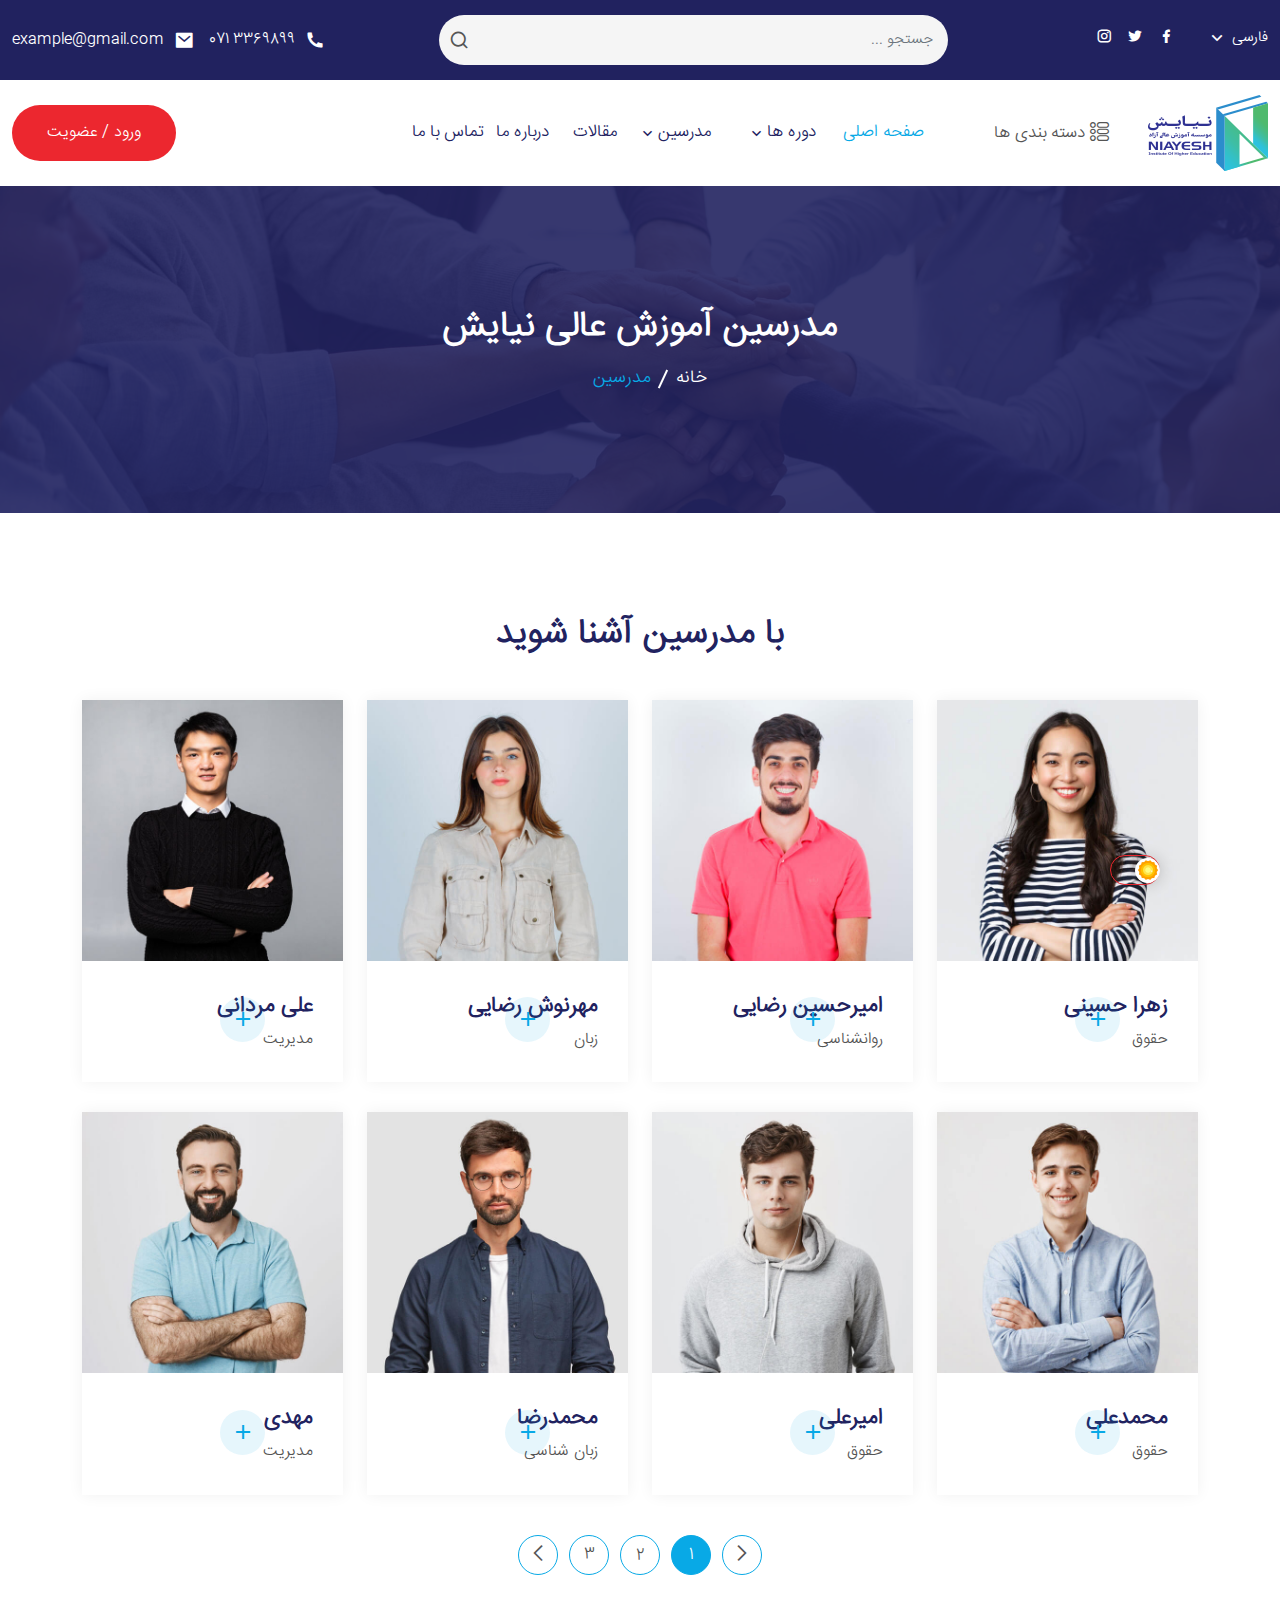
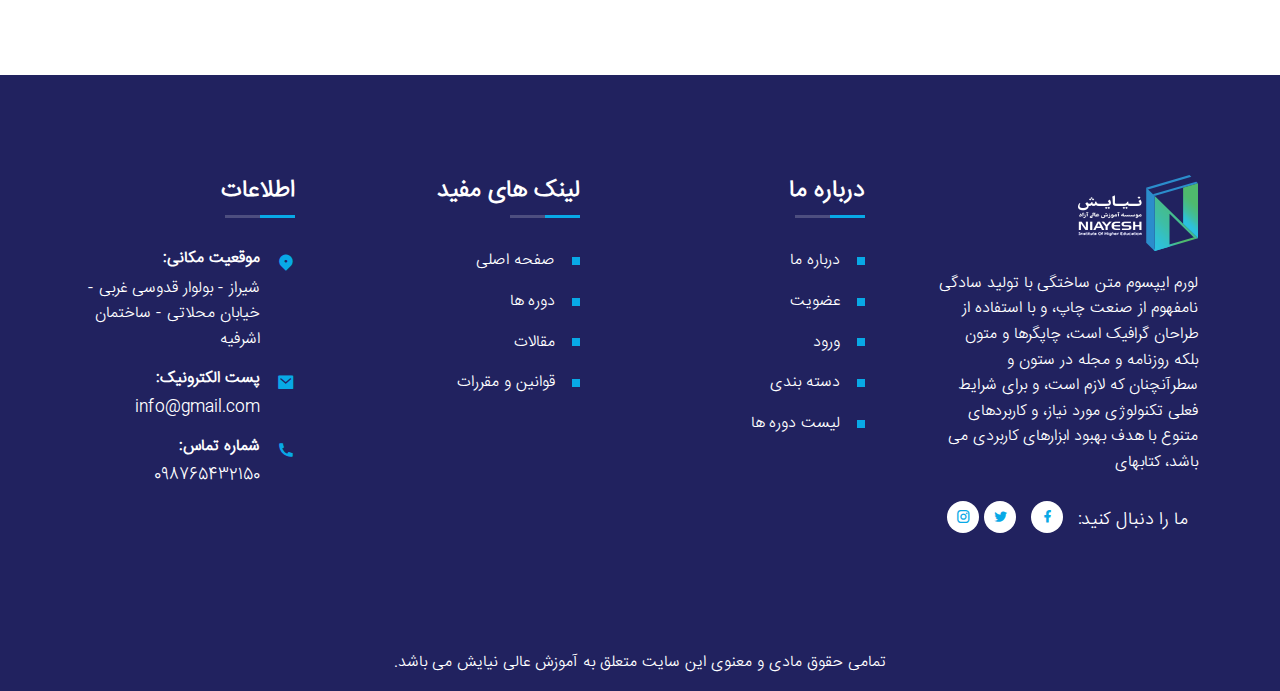
<file: instructors.html>
<!doctype html>
<html lang="fa" dir="rtl">

<head>

  <meta charset="UTF-8">
  <meta http-equiv="X-UA-Compatible" content="IE=edge">
  <meta name="viewport" content="width=device-width, initial-scale=1.0">

  <link rel="stylesheet" href="assets/css/plugins.css">

  <link rel="stylesheet" href="assets/css/iconplugins.css">

  <link rel="stylesheet" href="assets/css/style.css">

  <link rel="stylesheet" href="assets/css/responsive.css">

  <link rel="stylesheet" href="assets/css/theme-dark.css">

  <title>آموزش عالی نیایش | مدرسین</title>

  <link rel="icon" type="image/png" href="assets/images/favicon.png">
</head>

<body>

  <!-- start: preloader -->
  <div id="preloader" class="d-none">
    <div id="preloader-area">
      <div class="spinner"></div>
      <div class="spinner"></div>
      <div class="spinner"></div>
      <div class="spinner"></div>
      <div class="spinner"></div>
      <div class="spinner"></div>
      <div class="spinner"></div>
      <div class="spinner"></div>
    </div>
    <div class="preloader-section preloader-left"></div>
    <div class="preloader-section preloader-right"></div>
  </div>
  <!-- End: preloader -->


  <!-- start: top-header-->
  <header class="top-header">
    <div class="container-fluid">
      <div class="row align-items-center">
        <div class="col-lg-3 col-md-4">
          <div class="header-right">
            <div class="header-language dropdown language-option">
              <button class="dropdown-toggle" type="button" id="languageOption" data-bs-toggle="dropdown"
                aria-haspopup="true" aria-expanded="false">
                <span class="lang-name"></span>
              </button>
              <div class="dropdown-menu language-dropdown-menu" aria-labelledby="languageOption">
                <a class="dropdown-item" href="#">
                  فارسی
                </a>
                <a class="dropdown-item" href="#">
                  English
                </a>
                <a class="dropdown-item" href="#">
                  العربيّة
                </a>
              </div>
            </div>
            <ul class="social-list">
              <li>
                <a href="https://www.facebook.com/" target="_blank">
                  <i class="ri-facebook-fill"></i>
                </a>
              </li>
              <li>
                <a href="https://twitter.com/" target="_blank">
                  <i class="ri-twitter-fill"></i>
                </a>
              </li>
              <li>
                <a href="https://www.pinterest.com/" target="_blank">
                  <i class="ri-instagram-line"></i>
                </a>
              </li>
            </ul>
          </div>
        </div>
        <div class="col-lg 5 col-md-12 order-lg-0 order-md-last my-3 my-lg-0">
          <div class="nav-widget-form w-100">
            <form class="search-form w-100 search-form-bg">
              <input type="search" class="form-control " placeholder="جستجو ...">
              <button type="submit">
                <i class="ri-search-line"></i>
              </button>
            </form>
          </div>
        </div>
        <div class="col-lg-4 col-md-8 ">
          <div class="header-left">
            <ul>
              <li>
                <i class="ri-phone-fill"></i>
                <a dir="ltr" href="tel:071 3369899">
                  071 3369899
                </a>
              </li>
              <li>
                <i class="ri-mail-fill"></i>
                <a href=""><span class="__cf_email__">example@gmail.com</span></a>
              </li>
            </ul>
          </div>
        </div>
      </div>
    </div>
  </header>
  <!-- End: top-header -->

  <!-- start: navbar-area -->
  <div class="navbar-area">
    <div class="mobile-responsive-nav">
      <div class="container">
        <div class="mobile-responsive-menu">
          <div class="logo">
            <a href="index.html">
              <img src="assets/images/logos/logo-small.png" class="logo-one" alt="logo">
              <img src="assets/images/logos/logo-small-white.png" class="logo-two" alt="logo">
            </a>
          </div>
        </div>
      </div>
    </div>

    <div class="desktop-nav nav-area">
      <div class="container-fluid">
        <nav class="navbar navbar-expand-md navbar-light ">
          <a class="navbar-brand" href="index.html">
            <img src="assets/images/logos/logo.png" class="logo-one" alt="Logo">
            <img src="assets/images/logos/logo-2.png" class="logo-two" alt="Logo">
          </a>
          <div class="navbar-category">
            <div class="dropdown category-list-dropdown">
              <button class="btn dropdown-toggle" type="button" id="dropdownMenuButtoncategory"
                data-bs-toggle="dropdown" aria-haspopup="true" aria-expanded="false">
                <i class="flaticon-list"></i>
                دسته بندی ها
              </button>
              <div class="dropdown-menu" aria-labelledby="dropdownMenuButtoncategory">
                <a href="categories.html" class="nav-link-item">
                  <i class="flaticon-web-development"></i>
                  حقوق
                </a>
                <a href="categories.html">
                  <i class="flaticon-design"></i>
                  روانشناسی
                </a>
                <a href="categories.html">
                  <i class="flaticon-wellness"></i>
                  مدیریت
                </a>
                <a href="categories.html">
                  <i class="flaticon-heart-beat"></i>
                  زبان
                </a>
              </div>
            </div>
          </div>
          <div class="collapse navbar-collapse mean-menu" id="navbarSupportedContent">
            <ul class="navbar-nav">
              <li class="nav-item">
                <a href="index.html" class="nav-link active">
                  صفحه اصلی
                </a>
              </li>
              <li class="nav-item">
                <a href="#" class="nav-link dropdown-toggle">
                  دوره ها
                </a>
                <ul class="dropdown-menu">
                  <li class="nav-item">
                    <a href="#" class="nav-link">
                      طراحی سایت
                    </a>
                  </li>
                  <li class="nav-item">
                    <a href="#" class="nav-link">
                      بانک های اطلاعاتی
                    </a>
                  </li>
                  <li class="nav-item">
                    <a href="#" class="nav-link">
                      تحت ویندوز
                    </a>
                  </li>
                  <li class="nav-item">
                    <a href="#" class="nav-link">
                      سئو
                    </a>
                  </li>
                  <li class="nav-item">
                    <a href="#" class="nav-link">
                      سیستم عامل
                    </a>
                  </li>
                  <li class="nav-item">
                    <a href="#" class="nav-link dropdown-toggle">
                      مدیریت پروژه
                    </a>
                    <ul class="dropdown-menu">
                      <li class="nav-item">
                        <a href="#" class="nav-link">
                          اینترنت
                        </a>
                      </li>
                      <li class="nav-item">
                        <a href="#" class="nav-link">
                          برنامه های کاربردی
                        </a>
                      </li>
                    </ul>
                  </li>
                  <li class="nav-item">
                    <a href="#" class="nav-link">
                      امنیت
                    </a>
                  </li>
                </ul>
              </li>
              <li class="nav-item">
                <a href="#" class="nav-link dropdown-toggle">
                  مدرسین
                </a>
                <ul class="dropdown-menu">
                  <li class="nav-item">
                    <a href="#" class="nav-link">
                      دوره های حضوری
                    </a>
                  </li>
                  <li class="nav-item">
                    <a href="#" class="nav-link">
                      دوره های غیرحضوری
                    </a>
                  </li>
                </ul>
              </li>
              <li class="nav-item">
                <a href="blog.html" class="nav-link">
                  مقالات
                </a>
              </li>
              <li class="nav-item">
                <a href="about.html" class="nav-link">
                  درباره ما
                </a>
              </li>
              <li class="nav-item">
                <a href="contact.html" class="nav-link">
                  تماس با ما
                </a>
              </li>
            </ul>
            <div class="others-options d-flex align-items-center">
              <div class="optional-item">
                <a href="signup.html" class="default-btn two border-radius-50">ورود / عضویت</a>
              </div>
            </div>
          </div>
        </nav>
      </div>
    </div>
    <div class="side-nav-responsive">
      <div class="container">
        <div class="dot-menu">
          <div class="circle-inner">
            <a href="signup.html" class="default-btn two">ورود / عضویت</a>
          </div>
        </div>
      </div>
    </div>
  </div>
  <!-- End: navbar-area -->

  <!-- Start: inner-banner -->
  <div class="inner-banner inner-banner-bg2">
    <div class="container">
      <div class="inner-title text-center">
        <h3>مدرسین آموزش عالی نیایش</h3>
        <ul>
          <li>
            <a href="index.html">خانه</a>
          </li>
          <li>مدرسین</li>
        </ul>
      </div>
    </div>
  </div>
  <!-- End: inner-banner -->

  <!-- Start: instructors-area -->
  <div class="instructors-area instructors-area-rs pt-100 pb-70">
    <div class="container">
      <div class="section-title text-center mb-45">
        <h2>با مدرسین آشنا شوید</h2>
      </div>
      <div class="row justify-content-center">
        <div class="col-lg-3 col-md-6">
          <div class="instructors-card">
            <a href="instructors-details.html">
              <img src="assets/images/instructors/instructors-img1.jpg" alt="Team Images">
            </a>
            <div class="content">
              <ul class="instructors-social">
                <li class="share-btn"><i class="ri-add-line"></i></li>
                <li>
                  <a href="https://www.facebook.com/" target="_blank">
                    <i class="ri-facebook-fill"></i>
                  </a>
                </li>
                <li>
                  <a href="https://www.instagram.com/" target="_blank">
                    <i class="ri-instagram-line"></i>
                  </a>
                </li>
                <li>
                  <a href="https://twitter.com/" target="_blank">
                    <i class="ri-twitter-fill"></i>
                  </a>
                </li>
                <li>
                  <a href="https://www.linkedin.com/" target="_blank">
                    <i class="ri-linkedin-box-line"></i>
                  </a>
                </li>
              </ul>
              <h3><a href="instructors-details.html">زهرا حسینی</a></h3>
              <span>حقوق</span>
            </div>
          </div>
        </div>
        <div class="col-lg-3 col-md-6">
          <div class="instructors-card">
            <a href="instructors-details.html">
              <img src="assets/images/instructors/instructors-img2.jpg" alt="Team Images">
            </a>
            <div class="content">
              <ul class="instructors-social">
                <li class="share-btn"><i class="ri-add-line"></i></li>
                <li>
                  <a href="https://www.facebook.com/" target="_blank">
                    <i class="ri-facebook-fill"></i>
                  </a>
                </li>
                <li>
                  <a href="https://www.instagram.com/" target="_blank">
                    <i class="ri-instagram-line"></i>
                  </a>
                </li>
                <li>
                  <a href="https://twitter.com/" target="_blank">
                    <i class="ri-twitter-fill"></i>
                  </a>
                </li>
                <li>
                  <a href="https://www.linkedin.com/" target="_blank">
                    <i class="ri-linkedin-box-line"></i>
                  </a>
                </li>
              </ul>
              <h3><a href="instructors-details.html">امیرحسین رضایی</a></h3>
              <span>روانشناسی</span>
            </div>
          </div>
        </div>
        <div class="col-lg-3 col-md-6">
          <div class="instructors-card">
            <a href="instructors-details.html">
              <img src="assets/images/instructors/instructors-img3.jpg" alt="Team Images">
            </a>
            <div class="content">
              <ul class="instructors-social">
                <li class="share-btn"><i class="ri-add-line"></i></li>
                <li>
                  <a href="https://www.facebook.com/" target="_blank">
                    <i class="ri-facebook-fill"></i>
                  </a>
                </li>
                <li>
                  <a href="https://www.instagram.com/" target="_blank">
                    <i class="ri-instagram-line"></i>
                  </a>
                </li>
                <li>
                  <a href="https://twitter.com/" target="_blank">
                    <i class="ri-twitter-fill"></i>
                  </a>
                </li>
                <li>
                  <a href="https://www.linkedin.com/" target="_blank">
                    <i class="ri-linkedin-box-line"></i>
                  </a>
                </li>
              </ul>
              <h3><a href="instructors-details.html">مهرنوش رضایی</a></h3>
              <span>زبان</span>
            </div>
          </div>
        </div>
        <div class="col-lg-3 col-md-6">
          <div class="instructors-card">
            <a href="instructors-details.html">
              <img src="assets/images/instructors/instructors-img4.jpg" alt="Team Images">
            </a>
            <div class="content">
              <ul class="instructors-social">
                <li class="share-btn"><i class="ri-add-line"></i></li>
                <li>
                  <a href="https://www.facebook.com/" target="_blank">
                    <i class="ri-facebook-fill"></i>
                  </a>
                </li>
                <li>
                  <a href="https://www.instagram.com/" target="_blank">
                    <i class="ri-instagram-line"></i>
                  </a>
                </li>
                <li>
                  <a href="https://twitter.com/" target="_blank">
                    <i class="ri-twitter-fill"></i>
                  </a>
                </li>
                <li>
                  <a href="https://www.linkedin.com/" target="_blank">
                    <i class="ri-linkedin-box-line"></i>
                  </a>
                </li>
              </ul>
              <h3><a href="instructors-details.html">علی مردانی</a></h3>
              <span>مدیریت</span>
            </div>
          </div>
        </div>
        <div class="col-lg-3 col-md-6">
          <div class="instructors-card">
            <a href="instructors-details.html">
              <img src="assets/images/instructors/instructors-img5.jpg" alt="Team Images">
            </a>
            <div class="content">
              <ul class="instructors-social">
                <li class="share-btn"><i class="ri-add-line"></i></li>
                <li>
                  <a href="https://www.facebook.com/" target="_blank">
                    <i class="ri-facebook-fill"></i>
                  </a>
                </li>
                <li>
                  <a href="https://www.instagram.com/" target="_blank">
                    <i class="ri-instagram-line"></i>
                  </a>
                </li>
                <li>
                  <a href="https://twitter.com/" target="_blank">
                    <i class="ri-twitter-fill"></i>
                  </a>
                </li>
                <li>
                  <a href="https://www.linkedin.com/" target="_blank">
                    <i class="ri-linkedin-box-line"></i>
                  </a>
                </li>
              </ul>
              <h3><a href="instructors-details.html">محمدعلی</a></h3>
              <span>حقوق</span>
            </div>
          </div>
        </div>
        <div class="col-lg-3 col-md-6">
          <div class="instructors-card">
            <a href="instructors-details.html">
              <img src="assets/images/instructors/instructors-img6.jpg" alt="Team Images">
            </a>
            <div class="content">
              <ul class="instructors-social">
                <li class="share-btn"><i class="ri-add-line"></i></li>
                <li>
                  <a href="https://www.facebook.com/" target="_blank">
                    <i class="ri-facebook-fill"></i>
                  </a>
                </li>
                <li>
                  <a href="https://www.instagram.com/" target="_blank">
                    <i class="ri-instagram-line"></i>
                  </a>
                </li>
                <li>
                  <a href="https://twitter.com/" target="_blank">
                    <i class="ri-twitter-fill"></i>
                  </a>
                </li>
                <li>
                  <a href="https://www.linkedin.com/" target="_blank">
                    <i class="ri-linkedin-box-line"></i>
                  </a>
                </li>
              </ul>
              <h3><a href="instructors-details.html">امیرعلی</a></h3>
              <span>حقوق</span>
            </div>
          </div>
        </div>
        <div class="col-lg-3 col-md-6">
          <div class="instructors-card">
            <a href="instructors-details.html">
              <img src="assets/images/instructors/instructors-img7.jpg" alt="Team Images">
            </a>
            <div class="content">
              <ul class="instructors-social">
                <li class="share-btn"><i class="ri-add-line"></i></li>
                <li>
                  <a href="https://www.facebook.com/" target="_blank">
                    <i class="ri-facebook-fill"></i>
                  </a>
                </li>
                <li>
                  <a href="https://www.instagram.com/" target="_blank">
                    <i class="ri-instagram-line"></i>
                  </a>
                </li>
                <li>
                  <a href="https://twitter.com/" target="_blank">
                    <i class="ri-twitter-fill"></i>
                  </a>
                </li>
                <li>
                  <a href="https://www.linkedin.com/" target="_blank">
                    <i class="ri-linkedin-box-line"></i>
                  </a>
                </li>
              </ul>
              <h3><a href="instructors-details.html">محمدرضا</a></h3>
              <span>زبان شناسی</span>
            </div>
          </div>
        </div>
        <div class="col-lg-3 col-md-6">
          <div class="instructors-card">
            <a href="instructors-details.html">
              <img src="assets/images/instructors/instructors-img8.jpg" alt="Team Images">
            </a>
            <div class="content">
              <ul class="instructors-social">
                <li class="share-btn"><i class="ri-add-line"></i></li>
                <li>
                  <a href="https://www.facebook.com/" target="_blank">
                    <i class="ri-facebook-fill"></i>
                  </a>
                </li>
                <li>
                  <a href="https://www.instagram.com/" target="_blank">
                    <i class="ri-instagram-line"></i>
                  </a>
                </li>
                <li>
                  <a href="https://twitter.com/" target="_blank">
                    <i class="ri-twitter-fill"></i>
                  </a>
                </li>
                <li>
                  <a href="https://www.linkedin.com/" target="_blank">
                    <i class="ri-linkedin-box-line"></i>
                  </a>
                </li>
              </ul>
              <h3><a href="instructors-details.html">مهدی</a></h3>
              <span>مدیریت</span>
            </div>
          </div>
        </div>
        <div class="col-lg-12 col-md-12 text-center">
          <div class="pagination-area">
            <a href="instructors.html" class="prev page-numbers">
              <i class="flaticon-chevron"></i>
            </a>
            <span class="page-numbers current" aria-current="page">1</span>
            <a href="instructors.html" class="page-numbers">2</a>
            <a href="instructors.html" class="page-numbers">3</a>
            <a href="instructors.html" class="next page-numbers">
              <i class="flaticon-left-arrow"></i>
            </a>
          </div>
        </div>
      </div>
    </div>
  </div>
  <!-- End: instructors-area -->


  <!-- Start: Footer -->
  <footer class="footer-area ">
    <div class="container pt-100 pb-70">
      <div class="row">
        <div class="col-lg-3 col-sm-6">
          <div class="footer-widget">
            <div class="footer-logo">
              <a href="index.html">
                <img src="assets/images/logos/logo-2.png" alt="Images">
              </a>
            </div>
            <p>
              لورم ایپسوم متن ساختگی با تولید سادگی نامفهوم از صنعت چاپ، و با استفاده از طراحان گرافیک است، چاپگرها و
              متون بلکه روزنامه و مجله در ستون و سطرآنچنان که لازم است، و برای شرایط فعلی تکنولوژی مورد نیاز، و
              کاربردهای متنوع با هدف بهبود ابزارهای کاربردی می باشد، کتابهای
            </p>
            <ul class="social-link">
              <li class="social-title">ما را دنبال کنید:</li>
              <li>
                <a href="https://www.facebook.com/" target="_blank">
                  <i class="ri-facebook-fill"></i>
                </a>
              </li>
              <li>
                <a href="https://twitter.com/" target="_blank">
                  <i class="ri-twitter-fill"></i>
                </a>
              </li>
              <li>
                <a href="https://www.pinterest.com/" target="_blank">
                  <i class="ri-instagram-line"></i>
                </a>
              </li>
            </ul>
          </div>
        </div>
        <div class="col-lg-3 col-sm-6">
          <div class="footer-widget ps-5">
            <h3>درباره ما</h3>
            <ul class="footer-list list-unstyled">
              <li>
                <a href="about.html">
                  درباره ما
                </a>
              </li>
              <li>
                <a href="signup.html">
                  عضویت
                </a>
              </li>
              <li>
                <a href="signin.html">
                  ورود
                </a>
              </li>
              <li>
                <a href="categories.html">
                  دسته بندی
                </a>
              </li>
              <li>
                <a href="course-list.html">
                  لیست دوره ها
                </a>
              </li>
            </ul>
          </div>
        </div>
        <div class="col-lg-3 col-sm-6">
          <div class="footer-widget ps-5">
            <h3>لینک های مفید</h3>
            <ul class="footer-list">
              <li>
                <a href="index.html">
                  صفحه اصلی
                </a>
              </li>
              <li>
                <a href="courses.html">
                  دوره ها
                </a>
              </li>
              <li>
                <a href="blog.html">
                  مقالات
                </a>
              </li>
              <li>
                <a href="terms-condition.html">
                  قوانین و مقررات
                </a>
              </li>
            </ul>
          </div>
        </div>
        <div class="col-lg-3 col-sm-6">
          <div class="footer-widget ps-5">
            <h3>اطلاعات </h3>
            <ul class="footer-contact">
              <li>
                <i class="ri-map-pin-2-fill"></i>
                <div class="content">
                  <h4>موقعیت مکانی:</h4>
                  <span>شیراز - بولوار قدوسی غربی - خیابان محلاتی - ساختمان اشرفیه</span>
                </div>
              </li>
              <li>
                <i class="ri-mail-fill"></i>
                <div class="content">
                  <h4>پست الکترونیک:</h4>
                  <span><a href="mailto:info@gmail.com">info@gmail.com</a></span>
                </div>
              </li>
              <li>
                <i class="ri-phone-fill"></i>
                <div class="content">
                  <h4>شماره تماس:</h4>
                  <span><a href="tel:098765432150">098765432150</a></span>
                </div>
              </li>
            </ul>
          </div>
        </div>
      </div>
    </div>
    <div class="copyright-area">
      <div class="container">
        <div class="copy-right-text text-center">
          <p>
            تمامی حقوق مادی و معنوی این سایت متعلق به آموزش عالی نیایش می باشد.
          </p>
        </div>
      </div>
    </div>
  </footer>
  <!-- End: Footer -->

  <script src="assets/js/jquery.min.js"></script>

  <script src="assets/js/plugins.js"></script>

  <script src="assets/js/custom.js"></script>
</body>


</html>
</file>
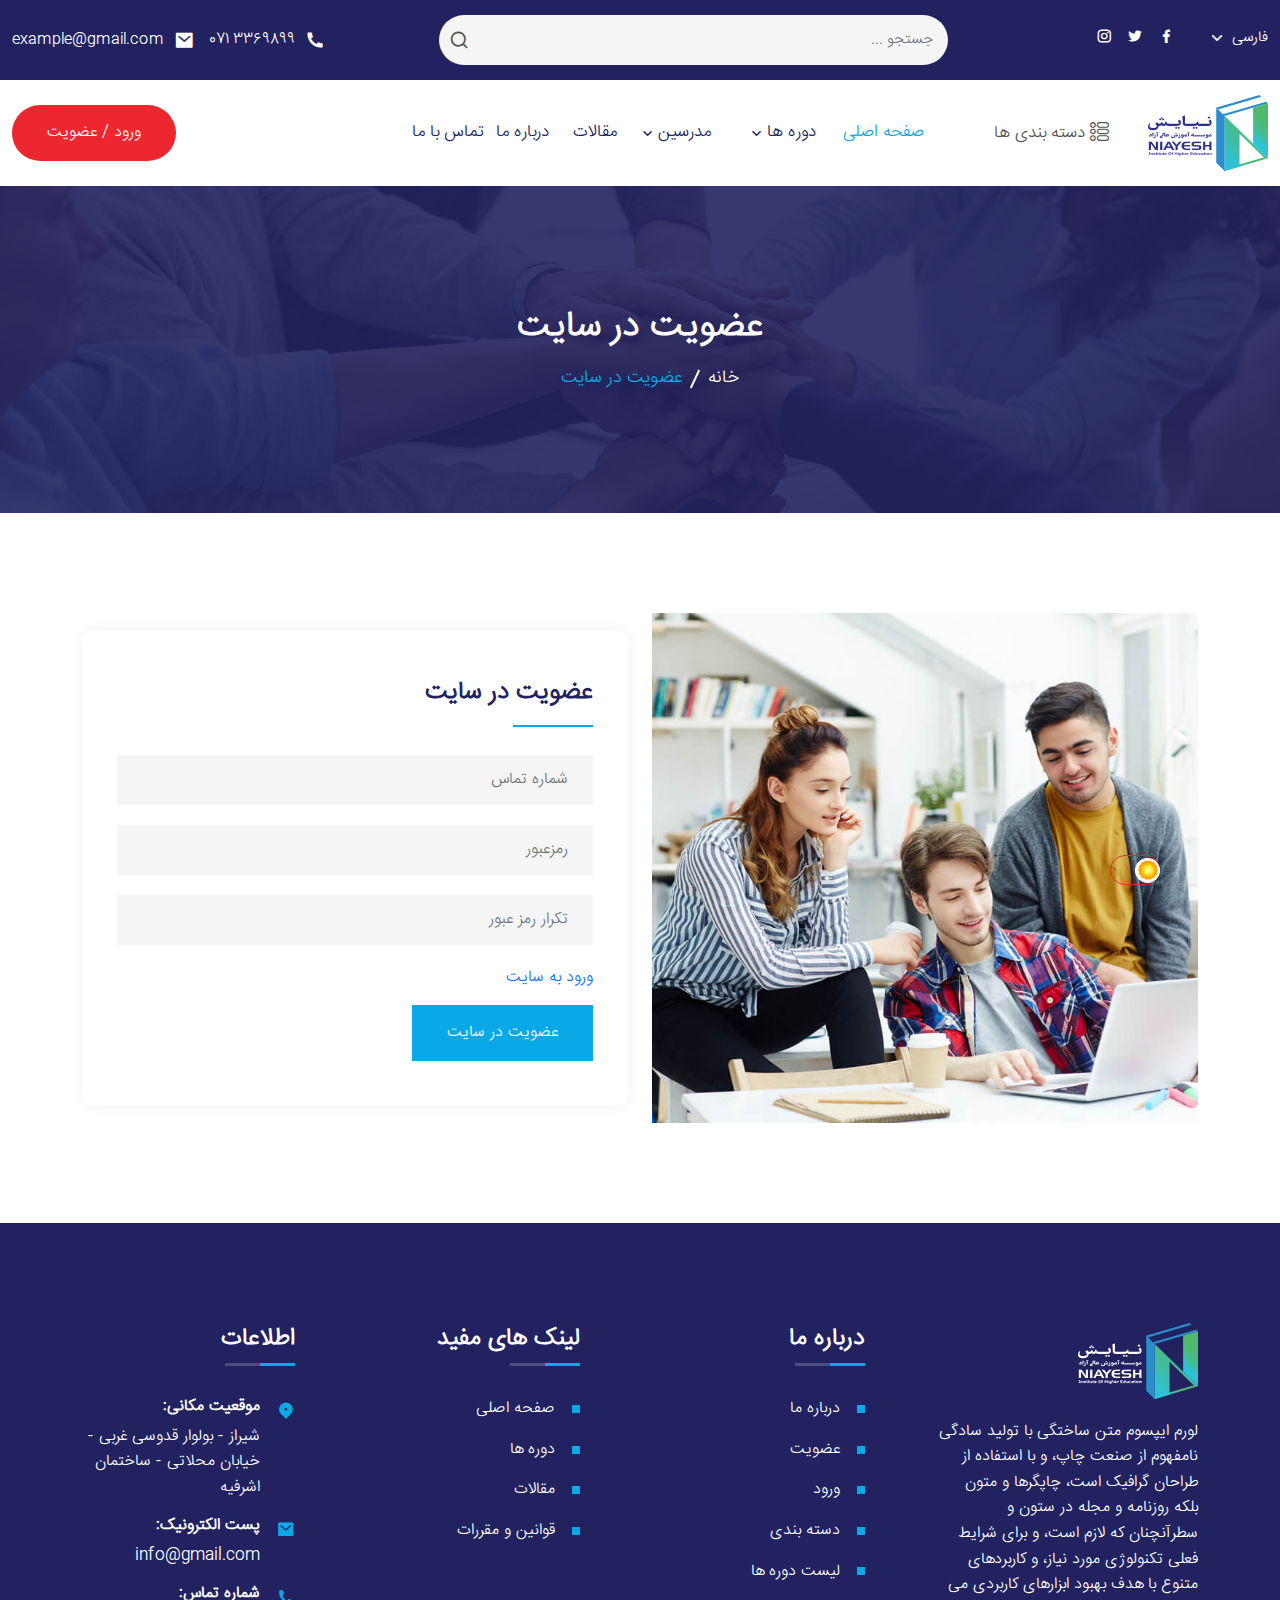
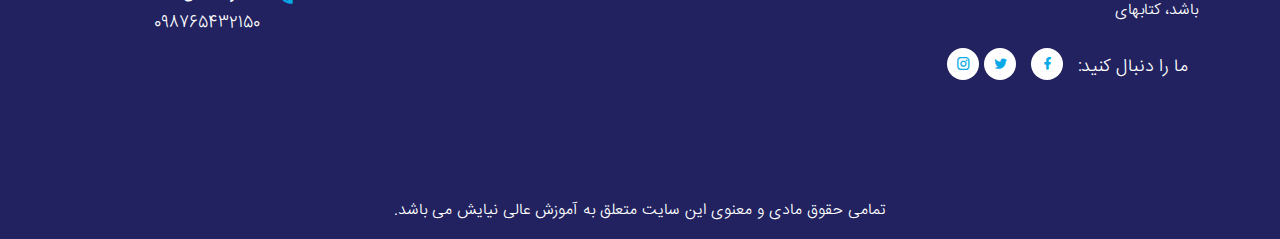
<file: signup.html>
<!doctype html>
<html lang="fa" dir="rtl">

<head>

  <meta charset="UTF-8">
  <meta http-equiv="X-UA-Compatible" content="IE=edge">
  <meta name="viewport" content="width=device-width, initial-scale=1.0">

  <link rel="stylesheet" href="assets/css/plugins.css">

  <link rel="stylesheet" href="assets/css/iconplugins.css">

  <link rel="stylesheet" href="assets/css/style.css">

  <link rel="stylesheet" href="assets/css/responsive.css">

  <link rel="stylesheet" href="assets/css/theme-dark.css">

  <title>آموزش عالی نیایش | عضویت در سایت</title>

  <link rel="icon" type="image/png" href="assets/images/favicon.png">
</head>

<body>

  <!-- start: preloader -->
  <div id="preloader" class="d-none">
    <div id="preloader-area">
      <div class="spinner"></div>
      <div class="spinner"></div>
      <div class="spinner"></div>
      <div class="spinner"></div>
      <div class="spinner"></div>
      <div class="spinner"></div>
      <div class="spinner"></div>
      <div class="spinner"></div>
    </div>
    <div class="preloader-section preloader-left"></div>
    <div class="preloader-section preloader-right"></div>
  </div>
  <!-- End: preloader -->

  <!-- start: top-header-->
  <header class="top-header">
    <div class="container-fluid">
      <div class="row align-items-center">
        <div class="col-lg-3 col-md-4">
          <div class="header-right">
            <div class="header-language dropdown language-option">
              <button class="dropdown-toggle" type="button" id="languageOption" data-bs-toggle="dropdown"
                aria-haspopup="true" aria-expanded="false">
                <span class="lang-name"></span>
              </button>
              <div class="dropdown-menu language-dropdown-menu" aria-labelledby="languageOption">
                <a class="dropdown-item" href="#">
                  فارسی
                </a>
                <a class="dropdown-item" href="#">
                  English
                </a>
                <a class="dropdown-item" href="#">
                  العربيّة
                </a>
              </div>
            </div>
            <ul class="social-list">
              <li>
                <a href="https://www.facebook.com/" target="_blank">
                  <i class="ri-facebook-fill"></i>
                </a>
              </li>
              <li>
                <a href="https://twitter.com/" target="_blank">
                  <i class="ri-twitter-fill"></i>
                </a>
              </li>
              <li>
                <a href="https://www.pinterest.com/" target="_blank">
                  <i class="ri-instagram-line"></i>
                </a>
              </li>
            </ul>
          </div>
        </div>
        <div class="col-lg 5 col-md-12 order-lg-0 order-md-last my-3 my-lg-0">
          <div class="nav-widget-form w-100">
            <form class="search-form w-100 search-form-bg">
              <input type="search" class="form-control " placeholder="جستجو ...">
              <button type="submit">
                <i class="ri-search-line"></i>
              </button>
            </form>
          </div>
        </div>
        <div class="col-lg-4 col-md-8 ">
          <div class="header-left">
            <ul>
              <li>
                <i class="ri-phone-fill"></i>
                <a dir="ltr" href="tel:071 3369899">
                  071 3369899
                </a>
              </li>
              <li>
                <i class="ri-mail-fill"></i>
                <a href=""><span class="__cf_email__">example@gmail.com</span></a>
              </li>
            </ul>
          </div>
        </div>
      </div>
    </div>
  </header>
  <!-- End: top-header -->

  <!-- start: navbar-area -->
  <div class="navbar-area">
    <div class="mobile-responsive-nav">
      <div class="container">
        <div class="mobile-responsive-menu">
          <div class="logo">
            <a href="index.html">
              <img src="assets/images/logos/logo-small.png" class="logo-one" alt="logo">
              <img src="assets/images/logos/logo-small-white.png" class="logo-two" alt="logo">
            </a>
          </div>
        </div>
      </div>
    </div>

    <div class="desktop-nav nav-area">
      <div class="container-fluid">
        <nav class="navbar navbar-expand-md navbar-light ">
          <a class="navbar-brand" href="index.html">
            <img src="assets/images/logos/logo.png" class="logo-one" alt="Logo">
            <img src="assets/images/logos/logo-2.png" class="logo-two" alt="Logo">
          </a>
          <div class="navbar-category">
            <div class="dropdown category-list-dropdown">
              <button class="btn dropdown-toggle" type="button" id="dropdownMenuButtoncategory"
                data-bs-toggle="dropdown" aria-haspopup="true" aria-expanded="false">
                <i class="flaticon-list"></i>
                دسته بندی ها
              </button>
              <div class="dropdown-menu" aria-labelledby="dropdownMenuButtoncategory">
                <a href="categories.html" class="nav-link-item">
                  <i class="flaticon-web-development"></i>
                  حقوق
                </a>
                <a href="categories.html">
                  <i class="flaticon-design"></i>
                  روانشناسی
                </a>
                <a href="categories.html">
                  <i class="flaticon-wellness"></i>
                  مدیریت
                </a>
                <a href="categories.html">
                  <i class="flaticon-heart-beat"></i>
                  زبان
                </a>
              </div>
            </div>
          </div>
          <div class="collapse navbar-collapse mean-menu" id="navbarSupportedContent">
            <ul class="navbar-nav">
              <li class="nav-item">
                <a href="index.html" class="nav-link active">
                  صفحه اصلی
                </a>
              </li>
              <li class="nav-item">
                <a href="#" class="nav-link dropdown-toggle">
                  دوره ها
                </a>
                <ul class="dropdown-menu">
                  <li class="nav-item">
                    <a href="#" class="nav-link">
                      طراحی سایت
                    </a>
                  </li>
                  <li class="nav-item">
                    <a href="#" class="nav-link">
                      بانک های اطلاعاتی
                    </a>
                  </li>
                  <li class="nav-item">
                    <a href="#" class="nav-link">
                      تحت ویندوز
                    </a>
                  </li>
                  <li class="nav-item">
                    <a href="#" class="nav-link">
                      سئو
                    </a>
                  </li>
                  <li class="nav-item">
                    <a href="#" class="nav-link">
                      سیستم عامل
                    </a>
                  </li>
                  <li class="nav-item">
                    <a href="#" class="nav-link dropdown-toggle">
                      مدیریت پروژه
                    </a>
                    <ul class="dropdown-menu">
                      <li class="nav-item">
                        <a href="#" class="nav-link">
                          اینترنت
                        </a>
                      </li>
                      <li class="nav-item">
                        <a href="#" class="nav-link">
                          برنامه های کاربردی
                        </a>
                      </li>
                    </ul>
                  </li>
                  <li class="nav-item">
                    <a href="#" class="nav-link">
                      امنیت
                    </a>
                  </li>
                </ul>
              </li>
              <li class="nav-item">
                <a href="#" class="nav-link dropdown-toggle">
                  مدرسین
                </a>
                <ul class="dropdown-menu">
                  <li class="nav-item">
                    <a href="#" class="nav-link">
                      دوره های حضوری
                    </a>
                  </li>
                  <li class="nav-item">
                    <a href="#" class="nav-link">
                      دوره های غیرحضوری
                    </a>
                  </li>
                </ul>
              </li>
              <li class="nav-item">
                <a href="blog.html" class="nav-link">
                  مقالات
                </a>
              </li>
              <li class="nav-item">
                <a href="about.html" class="nav-link">
                  درباره ما
                </a>
              </li>
              <li class="nav-item">
                <a href="contact.html" class="nav-link">
                  تماس با ما
                </a>
              </li>
            </ul>
            <div class="others-options d-flex align-items-center">
              <div class="optional-item">
                <a href="signup.html" class="default-btn two border-radius-50">ورود / عضویت</a>
              </div>
            </div>
          </div>
        </nav>
      </div>
    </div>
    <div class="side-nav-responsive">
      <div class="container">
        <div class="dot-menu">
          <div class="circle-inner">
            <a href="signup.html" class="default-btn two">ورود / عضویت</a>
          </div>
        </div>
      </div>
    </div>
  </div>
  <!-- End: navbar-area -->

  <!-- Start: inner-banner -->
  <div class="inner-banner inner-banner-bg2">
    <div class="container">
      <div class="inner-title text-center">
        <h3>عضویت در سایت</h3>
        <ul>
          <li>
            <a href="index.html">خانه</a>
          </li>
          <li>عضویت در سایت</li>
        </ul>
      </div>
    </div>
  </div>
  <!-- End: inner-banner -->

  <!-- Start: signup -->
  <div class="user-area pt-100 pb-70">
    <div class="container">
      <div class="row align-items-center justify-content-center">
        <div class="col-lg-6">
          <div class="user-img">
            <img src="assets/images/faq-img.jpg" alt="faq" />
          </div>
        </div>
        <div class="col-lg-6">
          <div class="user-all-form">
            <div class="contact-form">
              <h3 class="user-title"> عضویت در سایت</h3>
              <form id="contactForm">
                <div class="row">
                  <div class="col-lg-12 ">
                    <div class="form-group">
                      <input type="text" name="name" id="name" class="form-control" required
                        data-error="نام کاربری خود را وارد نمائید" placeholder="شماره تماس">
                    </div>
                  </div>
                  <div class="col-12">
                    <div class="form-group">
                      <input class="form-control" type="password" name="Password" placeholder="رمزعبور">
                    </div>
                  </div>
                  <div class="col-12">
                    <div class="form-group">
                      <input class="form-control" type="password" name="confirmPassword" placeholder="تکرار رمز عبور">
                    </div>
                  </div>
                  <div class="col-lg-12 form-condition">
                    <div class="agree-label">
                      <a class="forget" href="signin.html">ورود به سایت</a>
                    </div>
                  </div>
                  <div class="col-lg-12 col-md-12">
                    <button type="submit" class="default-btn">
                      عضویت در سایت
                    </button>
                  </div>
                </div>
              </form>
            </div>
          </div>
        </div>
      </div>
    </div>
  </div>
  <!-- End: signup -->

  <!-- Start: Footer -->
  <footer class="footer-area ">
    <div class="container pt-100 pb-70">
      <div class="row">
        <div class="col-lg-3 col-sm-6">
          <div class="footer-widget">
            <div class="footer-logo">
              <a href="index.html">
                <img src="assets/images/logos/logo-2.png" alt="Images">
              </a>
            </div>
            <p>
              لورم ایپسوم متن ساختگی با تولید سادگی نامفهوم از صنعت چاپ، و با استفاده از طراحان گرافیک است، چاپگرها و
              متون بلکه روزنامه و مجله در ستون و سطرآنچنان که لازم است، و برای شرایط فعلی تکنولوژی مورد نیاز، و
              کاربردهای متنوع با هدف بهبود ابزارهای کاربردی می باشد، کتابهای
            </p>
            <ul class="social-link">
              <li class="social-title">ما را دنبال کنید:</li>
              <li>
                <a href="https://www.facebook.com/" target="_blank">
                  <i class="ri-facebook-fill"></i>
                </a>
              </li>
              <li>
                <a href="https://twitter.com/" target="_blank">
                  <i class="ri-twitter-fill"></i>
                </a>
              </li>
              <li>
                <a href="https://www.pinterest.com/" target="_blank">
                  <i class="ri-instagram-line"></i>
                </a>
              </li>
            </ul>
          </div>
        </div>
        <div class="col-lg-3 col-sm-6">
          <div class="footer-widget ps-5">
            <h3>درباره ما</h3>
            <ul class="footer-list list-unstyled">
              <li>
                <a href="about.html">
                  درباره ما
                </a>
              </li>
              <li>
                <a href="signup.html">
                  عضویت
                </a>
              </li>
              <li>
                <a href="signin.html">
                  ورود
                </a>
              </li>
              <li>
                <a href="categories.html">
                  دسته بندی
                </a>
              </li>
              <li>
                <a href="course-list.html">
                  لیست دوره ها
                </a>
              </li>
            </ul>
          </div>
        </div>
        <div class="col-lg-3 col-sm-6">
          <div class="footer-widget ps-5">
            <h3>لینک های مفید</h3>
            <ul class="footer-list">
              <li>
                <a href="index.html">
                  صفحه اصلی
                </a>
              </li>
              <li>
                <a href="courses.html">
                  دوره ها
                </a>
              </li>
              <li>
                <a href="blog.html">
                  مقالات
                </a>
              </li>
              <li>
                <a href="terms-condition.html">
                  قوانین و مقررات
                </a>
              </li>
            </ul>
          </div>
        </div>
        <div class="col-lg-3 col-sm-6">
          <div class="footer-widget ps-5">
            <h3>اطلاعات </h3>
            <ul class="footer-contact">
              <li>
                <i class="ri-map-pin-2-fill"></i>
                <div class="content">
                  <h4>موقعیت مکانی:</h4>
                  <span>شیراز - بولوار قدوسی غربی - خیابان محلاتی - ساختمان اشرفیه</span>
                </div>
              </li>
              <li>
                <i class="ri-mail-fill"></i>
                <div class="content">
                  <h4>پست الکترونیک:</h4>
                  <span><a href="mailto:info@gmail.com">info@gmail.com</a></span>
                </div>
              </li>
              <li>
                <i class="ri-phone-fill"></i>
                <div class="content">
                  <h4>شماره تماس:</h4>
                  <span><a href="tel:098765432150">098765432150</a></span>
                </div>
              </li>
            </ul>
          </div>
        </div>
      </div>
    </div>
    <div class="copyright-area">
      <div class="container">
        <div class="copy-right-text text-center">
          <p>
            تمامی حقوق مادی و معنوی این سایت متعلق به آموزش عالی نیایش می باشد.
          </p>
        </div>
      </div>
    </div>
  </footer>
  <!-- End: Footer -->

  <script src="assets/js/jquery.min.js"></script>

  <script src="assets/js/plugins.js"></script>

  <script src="assets/js/custom.js"></script>
</body>


</html>
</file>
<file: assets/css/style.css>
@charset "UTF-8";
/*
@File: Ledu HTML Template

* This file contains the styling for the actual template, this
is the file you need to edit to change the look of the
template.

This files table contents are outlined below>>>>>

*******************************************
*******************************************
** - Default CSS Style 
** - Top Header Area CSS Style
** - Navbar Area CSS Style
** - Main Banner Area CSS Style
** - Inner Banner Area CSS Style 
** - Counter Area CSS Style 
** - Featured Area CSS Style 
** - Courses Area CSS Style
** - Cart Area CSS Style
** - Checkout Area CSS Style
** - Play Area CSS Style
** - FAQ Area CSS Style 
** - Instructors Area CSS Style 
** - Testimonials Area CSS Style
** - Enrolled Area CSS Style
** - Event Area CSS Style 
** - Contact Area CSS Style 
** - Blog Area CSS Style 
** - Blog Details Area CSS Style
** - Register Area CSS Style
** - Footer Area CSS Style
** - Other Area CSS Style


*******************************************
/*

/*================================================
Default CSS
=================================================*/
@import url("https://fonts.googleapis.com/css2?family=Jost:ital,wght@0,100;0,200;0,300;0,400;0,500;0,600;0,700;0,800;0,900;1,100;1,200;1,300;1,400;1,500;1,600;1,700;1,800;1,900&display=swap");
:root {
  --bodyFonts: "iran-sans";
  --mainColor: #08a9e6;
  --redColor: #ec272f;
  --titleColor: #21225f;
  --bodyColor: #555555;
  --whiteColor: #ffffff;
  --fontSize: 16px;
  --transition: 0.5s;
}

@font-face {
  font-family: "iran-sans";
  src: url(../fonts/IRANSansWeb_FaNum_Light.woff2);
}
body {
  padding: 0;
  margin: 0;
  line-height: 1.6;
  color: var(--bodyColor);
  text-align: right;
  font-weight: 400;
  font-size: var(--fontSize);
  font-family: var(--bodyFonts);
}

p {
  color: var(--bodyColor);
  margin-bottom: 10px;
}
p:last-child {
  margin-bottom: 0;
}

a {
  display: inline-block;
  transition: var(--transition);
  text-decoration: none;
}
a:hover, a:focus {
  text-decoration: none;
}

button {
  outline: 0;
  border: none;
}
button:focus {
  outline: 0;
  border: 0;
}

h1,
h2,
h3,
h4,
h5,
h6 {
  font-weight: 700;
  color: var(--titleColor);
  line-height: 1.4;
  font-family: var(--headerFonts);
}

h3 {
  font-size: 22px;
}

.d-table {
  width: 100%;
  height: 100%;
}

.d-table-cell {
  display: table-cell;
  vertical-align: middle;
}

img {
  max-width: 100%;
}

.pt-150 {
  padding-top: 150px;
}

.ptb-100 {
  padding-top: 100px;
  padding-bottom: 100px;
}

.pt-100 {
  padding-top: 100px;
}

.pb-100 {
  padding-bottom: 100px !important;
}

.ptb-70 {
  padding-top: 70px;
  padding-bottom: 70px;
}

.pt-70 {
  padding-top: 70px;
}

.pb-70 {
  padding-bottom: 70px;
}

.pt-50 {
  padding-top: 50px;
}

.pt-45 {
  padding-top: 45px;
}

.pt-20 {
  padding-top: 20px;
}

.pl-20 {
  padding-left: 20px;
}

.pr-20 {
  padding-right: 20px;
}

.pb-10 {
  padding-bottom: 10px;
}

.mt-20 {
  margin-top: 20px;
}

.mb-45 {
  margin-bottom: 45px;
}

.ml-20 {
  margin-left: 20px;
}

.mr-20 {
  margin-right: 20px;
}

.mb-20 {
  margin-bottom: 20px;
}

.mb-30 {
  margin-bottom: 30px;
}

.border-radius-5 {
  border-radius: 5px !important;
}

.border-radius-50 {
  border-radius: 50px !important;
}

.border-radius-0 {
  border-radius: 0 !important;
}
.border-radius-0 img {
  border-radius: 0 !important;
}

.box-shadow {
  box-shadow: 0 0 15px rgba(0, 0, 0, 0.06);
}

.default-btn {
  padding: 15px 35px;
  text-align: center;
  color: var(--whiteColor);
  font-size: var(--fontSize);
  font-weight: 400;
  transition: var(--transition);
  display: inline-flex;
  align-items: center;
  justify-content: center;
  position: relative;
  z-index: 0;
  background: var(--mainColor);
  box-shadow: none;
  overflow: hidden;
  white-space: nowrap;
}
.default-btn i {
  position: relative;
  top: 3px;
  margin-left: 10px;
}
.default-btn:before {
  content: "";
  position: absolute;
  top: 0;
  bottom: 0;
  left: 50%;
  width: 550px;
  height: 550px;
  margin: auto;
  background: var(--titleColor);
  border-radius: 50%;
  z-index: -1;
  transform-origin: top center;
  transform: translateX(-50%) translateY(-5%) scale(0.4);
  transition: transform 0.9s;
}
.default-btn.two {
  background: var(--redColor);
  color: var(--whiteColor);
}
.default-btn.two::before {
  background-color: var(--mainColor);
}
.default-btn:hover {
  color: var(--whiteColor) !important;
}
.default-btn:hover:before {
  transition: transform 1s;
  transform: translateX(-45%) translateY(0) scale(1);
  transform-origin: bottom center;
}

.section-title {
  position: relative;
  z-index: 1;
}
.section-title span {
  color: var(--mainColor);
  display: block;
  margin-bottom: 7px;
}
.section-title h2 {
  font-size: 35px;
  margin-top: 0;
  line-height: 1.2;
  margin-bottom: 0;
}
.section-title h2 b {
  color: var(--mainColor);
  font-weight: 700;
}
.section-title p {
  padding-top: 15px;
  margin-bottom: 0;
}
.section-title.text-center h2 {
  margin: 0 auto;
}
.section-title.text-center p {
  margin: 0 auto;
  max-width: 640px;
}

.section-bg {
  background-color: #f5f5f5;
}

/*================================================
Top Header CSS
=================================================*/
.top-header {
  padding: 15px 0;
  position: relative;
  z-index: 5;
  background-color: var(--titleColor);
}

.header-left {
  float: left;
}
.header-left ul {
  list-style-type: none;
  margin: 0;
  padding: 0;
}
.header-left ul li {
  display: inline-block;
  padding-right: 30px;
  position: relative;
  color: var(--whiteColor);
  margin-right: 35px;
  font-size: 15px;
}
.header-left ul li:last-child {
  margin-right: 10px;
}
.header-left ul li i {
  position: absolute;
  top: 50%;
  transform: translateY(-50%);
  right: 0;
  font-size: 20px;
  color: var(--whiteColor);
}
.header-left ul li a {
  color: var(--whiteColor);
  transition: var(--transition);
}
.header-left ul li a:hover {
  color: var(--mainColor);
}

.header-right {
  float: right;
}
.header-right .header-language {
  display: inline-block;
  margin-left: 20px;
  position: relative;
  top: -3px;
}
.header-right .header-language .dropdown-toggle {
  background-color: transparent;
  color: var(--whiteColor);
  font-size: 15px;
  display: flex;
  align-items: center;
  padding: 0;
  outline: 0;
  border: 0;
  transition: all 0.3s linear;
}
.header-right .header-language .dropdown-toggle:after {
  content: "\ea4e";
  font-family: "remixicon" !important;
  border: 0;
  margin-left: 8px;
  font-size: 20px;
  color: var(--yellowColor);
}
.header-right .header-language .dropdown-menu {
  margin: 0;
  padding: 0;
  box-shadow: 0px 9px 54px 0px rgba(32, 32, 32, 0.1);
  left: auto;
  right: 0;
  border: 0;
  border-radius: 0;
  transform: translateY(100px) !important;
  display: block;
  opacity: 0;
  pointer-events: none;
  transition: all 0.3s linear;
}
.header-right .header-language .dropdown-menu.show {
  transform: translateY(40px) !important;
  opacity: 1;
  pointer-events: all;
}
.header-right .header-language .dropdown-menu a {
  padding: 5px 25px;
  transition: all 0.3s linear;
  font-size: 15px;
}
.header-right .header-language .dropdown-menu a:active {
  background-color: var(--mainColor);
  color: var(--whiteColor);
}
.header-right .header-language .dropdown-menu a:hover {
  background-color: var(--mainColor);
  color: var(--whiteColor);
}
.header-right .header-language .dropdown-menu a img {
  width: 20px;
  margin-right: 10px;
}
.header-right .header-language .dropdown-menu[style] {
  right: 0 !important;
  left: auto !important;
}
.header-right .social-list {
  list-style-type: none;
  margin: 0;
  padding: 0;
  display: inline-block;
}
.header-right .social-list li {
  display: inline-block;
  margin-left: 10px;
}
.header-right .social-list li:last-child {
  margin-left: 0;
}
.header-right .social-list li a {
  color: var(--whiteColor);
  font-size: var(--fontSize);
  transition: var(--transition);
}
.header-right .social-list li a:hover {
  color: var(--mainColor);
}

/*================================
Navbar Area
===================================*/
.desktop-nav {
  padding-top: 0;
  padding-bottom: 0;
}
.desktop-nav .navbar {
  background-color: var(--whiteColor);
  padding-right: 0;
  padding-top: 10px;
  padding-left: 0;
  padding-bottom: 10px;
}
.desktop-nav .navbar .navbar-brand .logo-two {
  display: none;
}
.desktop-nav .navbar ul {
  padding-left: 0;
  margin-bottom: 0;
  list-style-type: none;
}
.desktop-nav .navbar .navbar-nav {
  margin-left: auto;
  margin-right: 40px;
}
.desktop-nav .navbar .navbar-nav .nav-item {
  position: relative;
  padding-bottom: 20px;
  padding-top: 20px;
  padding-right: 0;
  padding-left: 0;
}
.desktop-nav .navbar .navbar-nav .nav-item .dropdown-toggle {
  padding-left: 17px;
}
.desktop-nav .navbar .navbar-nav .nav-item .dropdown-toggle::before {
  position: absolute;
  content: "\ea4e";
  line-height: 1;
  left: -2px;
  top: 6px;
  font-family: "remixicon" !important;
  font-size: 17px;
}
.desktop-nav .navbar .navbar-nav .nav-item .dropdown-toggle::after {
  display: none;
}
.desktop-nav .navbar .navbar-nav .nav-item a {
  font-size: 17px;
  color: var(--titleColor);
  position: relative;
  z-index: 1;
  font-weight: 500;
  padding-left: 0;
  padding-right: 0;
  padding-top: 0;
  padding-bottom: 0;
  margin-left: 15px;
  margin-right: 15px;
}
.desktop-nav .navbar .navbar-nav .nav-item a:hover, .desktop-nav .navbar .navbar-nav .nav-item a:focus, .desktop-nav .navbar .navbar-nav .nav-item a.active {
  color: var(--mainColor);
}
.desktop-nav .navbar .navbar-nav .nav-item:last-child a {
  margin-right: 0;
}
.desktop-nav .navbar .navbar-nav .nav-item:first-child a {
  margin-left: 0;
}
.desktop-nav .navbar .navbar-nav .nav-item:hover a, .desktop-nav .navbar .navbar-nav .nav-item:focus a, .desktop-nav .navbar .navbar-nav .nav-item.active a {
  color: var(--mainColor);
}
.desktop-nav .navbar .navbar-nav .nav-item .dropdown-menu {
  box-shadow: 0 0 15px 0 rgba(0, 0, 0, 0.1);
  transition: all 0.3s ease-in-out;
  background: var(--whiteColor);
  border: none;
  position: absolute;
  visibility: hidden;
  transform-origin: top;
  border-radius: 0;
  display: block;
  width: 250px;
  z-index: 99;
  opacity: 0;
  top: 80px;
  right: 0;
  transform: scaleY(0);
  transition: var(--transition);
  padding-top: 2px;
  padding-left: 5px;
  padding-right: 5px;
  padding-bottom: 0;
}
.desktop-nav .navbar .navbar-nav .nav-item .dropdown-menu li {
  padding: 0;
  border-bottom: 1px solid #f0eeee;
}
.desktop-nav .navbar .navbar-nav .nav-item .dropdown-menu li:last-child {
  border: none;
}
.desktop-nav .navbar .navbar-nav .nav-item .dropdown-menu li a {
  color: var(--titleColor);
  padding: 12px 20px 9px;
  margin: 0;
  font-size: 15px;
  position: relative;
  transition: var(--transition);
}
.desktop-nav .navbar .navbar-nav .nav-item .dropdown-menu li a:hover, .desktop-nav .navbar .navbar-nav .nav-item .dropdown-menu li a:focus, .desktop-nav .navbar .navbar-nav .nav-item .dropdown-menu li a.active {
  color: var(--mainColor);
}
.desktop-nav .navbar .navbar-nav .nav-item .dropdown-menu li a.dropdown-toggle {
  padding-left: 17px;
}
.desktop-nav .navbar .navbar-nav .nav-item .dropdown-menu li a.dropdown-toggle::before {
  position: absolute;
  content: "\ea64";
  line-height: 1;
  left: 15px;
  top: 50%;
  transform: translateY(-50%);
  font-family: "remixicon" !important;
  font-size: 17px;
}
.desktop-nav .navbar .navbar-nav .nav-item .dropdown-menu li a.dropdown-toggle::after {
  display: none;
}
.desktop-nav .navbar .navbar-nav .nav-item .dropdown-menu li .dropdown-menu {
  right: 245px;
  top: 0;
  opacity: 0;
  visibility: hidden;
  margin-top: 11px;
}
.desktop-nav .navbar .navbar-nav .nav-item .dropdown-menu li .dropdown-menu li a {
  color: var(--titleColor);
}
.desktop-nav .navbar .navbar-nav .nav-item .dropdown-menu li .dropdown-menu li a:hover, .desktop-nav .navbar .navbar-nav .nav-item .dropdown-menu li .dropdown-menu li a:focus, .desktop-nav .navbar .navbar-nav .nav-item .dropdown-menu li .dropdown-menu li a.active {
  color: var(--mainColor);
}
.desktop-nav .navbar .navbar-nav .nav-item .dropdown-menu li .dropdown-menu li .dropdown-menu {
  left: -245px;
  right: auto;
  top: 0;
  opacity: 0;
  visibility: hidden;
}
.desktop-nav .navbar .navbar-nav .nav-item .dropdown-menu li .dropdown-menu li .dropdown-menu li a {
  color: var(--titleColor);
  font-size: 15px;
}
.desktop-nav .navbar .navbar-nav .nav-item .dropdown-menu li .dropdown-menu li .dropdown-menu li a:hover, .desktop-nav .navbar .navbar-nav .nav-item .dropdown-menu li .dropdown-menu li .dropdown-menu li a:focus, .desktop-nav .navbar .navbar-nav .nav-item .dropdown-menu li .dropdown-menu li .dropdown-menu li a.active {
  color: var(--mainColor);
}
.desktop-nav .navbar .navbar-nav .nav-item .dropdown-menu li .dropdown-menu li .dropdown-menu li .dropdown-menu {
  left: -250px;
  top: 0;
  opacity: 0;
  visibility: hidden;
}
.desktop-nav .navbar .navbar-nav .nav-item .dropdown-menu li .dropdown-menu li .dropdown-menu li .dropdown-menu li a {
  color: var(--titleColor);
}
.desktop-nav .navbar .navbar-nav .nav-item .dropdown-menu li .dropdown-menu li .dropdown-menu li .dropdown-menu li a:hover, .desktop-nav .navbar .navbar-nav .nav-item .dropdown-menu li .dropdown-menu li .dropdown-menu li .dropdown-menu li a:focus, .desktop-nav .navbar .navbar-nav .nav-item .dropdown-menu li .dropdown-menu li .dropdown-menu li .dropdown-menu li a.active {
  color: var(--mainColor);
}
.desktop-nav .navbar .navbar-nav .nav-item .dropdown-menu li .dropdown-menu li .dropdown-menu li .dropdown-menu li .dropdown-menu {
  left: -250px;
  top: 0;
  opacity: 0;
  visibility: hidden;
}
.desktop-nav .navbar .navbar-nav .nav-item .dropdown-menu li .dropdown-menu li .dropdown-menu li .dropdown-menu li .dropdown-menu li a {
  color: var(--titleColor);
}
.desktop-nav .navbar .navbar-nav .nav-item .dropdown-menu li .dropdown-menu li .dropdown-menu li .dropdown-menu li .dropdown-menu li a:hover, .desktop-nav .navbar .navbar-nav .nav-item .dropdown-menu li .dropdown-menu li .dropdown-menu li .dropdown-menu li .dropdown-menu li a:focus, .desktop-nav .navbar .navbar-nav .nav-item .dropdown-menu li .dropdown-menu li .dropdown-menu li .dropdown-menu li .dropdown-menu li a.active {
  color: var(--mainColor);
}
.desktop-nav .navbar .navbar-nav .nav-item .dropdown-menu li .dropdown-menu li .dropdown-menu li .dropdown-menu li .dropdown-menu li .dropdown-menu {
  left: -250px;
  top: 0;
  opacity: 0;
  visibility: hidden;
}
.desktop-nav .navbar .navbar-nav .nav-item .dropdown-menu li .dropdown-menu li .dropdown-menu li .dropdown-menu li .dropdown-menu li .dropdown-menu li a {
  color: var(--titleColor);
}
.desktop-nav .navbar .navbar-nav .nav-item .dropdown-menu li .dropdown-menu li .dropdown-menu li .dropdown-menu li .dropdown-menu li .dropdown-menu li a:hover, .desktop-nav .navbar .navbar-nav .nav-item .dropdown-menu li .dropdown-menu li .dropdown-menu li .dropdown-menu li .dropdown-menu li .dropdown-menu li a:focus, .desktop-nav .navbar .navbar-nav .nav-item .dropdown-menu li .dropdown-menu li .dropdown-menu li .dropdown-menu li .dropdown-menu li .dropdown-menu li a.active {
  color: var(--mainColor);
}
.desktop-nav .navbar .navbar-nav .nav-item .dropdown-menu li .dropdown-menu li .dropdown-menu li .dropdown-menu li .dropdown-menu li .dropdown-menu li .dropdown-menu {
  left: -250px;
  top: 0;
  opacity: 0;
  visibility: hidden;
}
.desktop-nav .navbar .navbar-nav .nav-item .dropdown-menu li .dropdown-menu li .dropdown-menu li .dropdown-menu li .dropdown-menu li .dropdown-menu li .dropdown-menu li a {
  color: var(--titleColor);
}
.desktop-nav .navbar .navbar-nav .nav-item .dropdown-menu li .dropdown-menu li .dropdown-menu li .dropdown-menu li .dropdown-menu li .dropdown-menu li .dropdown-menu li a:hover, .desktop-nav .navbar .navbar-nav .nav-item .dropdown-menu li .dropdown-menu li .dropdown-menu li .dropdown-menu li .dropdown-menu li .dropdown-menu li .dropdown-menu li a:focus, .desktop-nav .navbar .navbar-nav .nav-item .dropdown-menu li .dropdown-menu li .dropdown-menu li .dropdown-menu li .dropdown-menu li .dropdown-menu li .dropdown-menu li a.active {
  color: var(--mainColor);
}
.desktop-nav .navbar .navbar-nav .nav-item .dropdown-menu li .dropdown-menu li .dropdown-menu li .dropdown-menu li .dropdown-menu li .dropdown-menu li.active a {
  color: var(--mainColor);
}
.desktop-nav .navbar .navbar-nav .nav-item .dropdown-menu li .dropdown-menu li .dropdown-menu li .dropdown-menu li .dropdown-menu li .dropdown-menu li:hover .dropdown-menu {
  opacity: 1;
  visibility: visible;
  top: -15px;
}
.desktop-nav .navbar .navbar-nav .nav-item .dropdown-menu li .dropdown-menu li .dropdown-menu li .dropdown-menu li .dropdown-menu li.active a {
  color: var(--mainColor);
}
.desktop-nav .navbar .navbar-nav .nav-item .dropdown-menu li .dropdown-menu li .dropdown-menu li .dropdown-menu li .dropdown-menu li:hover .dropdown-menu {
  opacity: 1;
  visibility: visible;
  top: -15px;
}
.desktop-nav .navbar .navbar-nav .nav-item .dropdown-menu li .dropdown-menu li .dropdown-menu li .dropdown-menu li.active a {
  color: var(--mainColor);
}
.desktop-nav .navbar .navbar-nav .nav-item .dropdown-menu li .dropdown-menu li .dropdown-menu li .dropdown-menu li:hover .dropdown-menu {
  opacity: 1;
  top: -15px;
  visibility: visible;
}
.desktop-nav .navbar .navbar-nav .nav-item .dropdown-menu li .dropdown-menu li .dropdown-menu li.active a {
  color: var(--mainColor);
}
.desktop-nav .navbar .navbar-nav .nav-item .dropdown-menu li .dropdown-menu li .dropdown-menu li:hover .dropdown-menu {
  opacity: 1;
  top: -15px;
  visibility: visible;
}
.desktop-nav .navbar .navbar-nav .nav-item .dropdown-menu li .dropdown-menu li.active a {
  color: var(--mainColor);
}
.desktop-nav .navbar .navbar-nav .nav-item .dropdown-menu li .dropdown-menu li:hover .dropdown-menu {
  opacity: 1;
  visibility: visible;
  top: -15px;
}
.desktop-nav .navbar .navbar-nav .nav-item .dropdown-menu li.active a {
  color: var(--mainColor);
}
.desktop-nav .navbar .navbar-nav .nav-item .dropdown-menu li:hover .dropdown-menu {
  opacity: 1;
  visibility: visible;
  top: -15px;
}
.desktop-nav .navbar .navbar-nav .nav-item:hover .dropdown-menu {
  top: 100%;
  opacity: 1;
  margin-top: 0;
  visibility: visible;
  transform: scaleY(1);
}

.ledu-area {
  background-color: #f5f5f5;
}
.ledu-area .navbar {
  background-color: transparent;
}

.navbar-area.is-sticky {
  top: 0;
  left: 0;
  width: 100%;
  z-index: 999;
  position: fixed;
  background-color: var(--whiteColor) !important;
  box-shadow: 0 2px 28px 0 rgba(0, 0, 0, 0.06);
  -webkit-animation: 300ms ease-in-out 0s normal none 1 running fadeInDown;
          animation: 300ms ease-in-out 0s normal none 1 running fadeInDown;
}

.nav-widget-form {
  margin-left: 10px;
}
.nav-widget-form .search-form {
  position: relative;
  margin: 0 auto;
  border-radius: 0;
  border: 1px solid #f5f5f5;
  width: 260px;
}
.nav-widget-form .search-form .form-control {
  background-color: var(--whiteColor);
  border-radius: 0;
  border: none;
  height: 50px;
  line-height: 50px;
  font-size: 17px;
  margin: 0;
  border: none;
  padding: 0 25px;
  color: var(--bodyColor);
}
.nav-widget-form .search-form .form-control::-webkit-input-placeholder, .nav-widget-form .search-form .form-control:-ms-input-placeholder, .nav-widget-form .search-form .form-control::-ms-input-placeholder, .nav-widget-form .search-form .form-control::placeholder {
  color: var(--bodyColor);
}
.nav-widget-form .search-form .form-control:focus {
  outline: none;
  box-shadow: none;
}
.nav-widget-form .search-form button {
  position: absolute;
  top: 0;
  left: 0;
  border: 0;
  border-radius: 0;
  background-color: transparent;
  color: var(--bodyColor);
  height: 50px;
  line-height: 50px;
  font-size: 20px;
  padding: 0 25px;
  transition: var(--transition);
}
.nav-widget-form .search-form button:hover {
  background: var(--mainColor);
  color: var(--whiteColor);
}
.nav-widget-form .search-form-bg {
  border: none;
}
.nav-widget-form .search-form-bg .form-control {
  background-color: #f5f5f5;
  border-radius: 50px;
}
.nav-widget-form .search-form-bg button {
  border-radius: 50px 0 0 50px;
}
.nav-widget-form .search-form-bg2 {
  border: none;
}
.nav-widget-form .search-form-bg2 .form-control {
  background-color: #f5f5f5;
  border-radius: 5px;
}
.nav-widget-form .search-form-bg2 button {
  border-radius: 0 5px 5px 0;
}

.navbar-category {
  margin-left: 15px;
}
.navbar-category .category-list-dropdown {
  display: inline-block;
}
.navbar-category .category-list-dropdown .btn {
  font-weight: 500;
  font-size: 17px;
  transition: 0.5s;
  color: var(--bodyColor);
}
.navbar-category .category-list-dropdown .btn i {
  font-size: 19px;
  position: relative;
  top: 4px;
  display: inline-block;
  margin-right: 10px;
}
.navbar-category .category-list-dropdown .btn:hover, .navbar-category .category-list-dropdown .btn:focus, .navbar-category .category-list-dropdown .btn.active {
  color: var(--mainColor);
  box-shadow: none;
  outline: none;
}
.navbar-category .category-list-dropdown .dropdown-menu {
  border: none;
  top: 170%;
  right: 0;
  z-index: 99;
  opacity: 0;
  width: 260px;
  display: block;
  border-radius: 0;
  padding: 0;
  margin-top: 0;
  position: absolute;
  visibility: hidden;
  background: var(--whiteColor);
  transition: all 0.4s ease-in-out;
  box-shadow: 0px 0px 15px 0px rgba(0, 0, 0, 0.1);
}
.navbar-category .category-list-dropdown .dropdown-menu a {
  padding: 12px 24px;
  display: block;
  color: var(--titleColor);
  font-size: 15px;
  font-weight: 600;
  background-color: transparent;
  border-bottom: 1px solid #e1e1e1;
  position: relative;
  border-radius: 0;
  transition: all 0.7s ease-in-out;
}
.navbar-category .category-list-dropdown .dropdown-menu a i {
  font-size: 18px;
  margin-right: 10px;
  position: relative;
  top: 5px;
}
.navbar-category .category-list-dropdown .dropdown-menu a:hover {
  color: var(--whiteColor);
  background-color: var(--mainColor);
  box-shadow: none;
}
.navbar-category .category-list-dropdown .dropdown-menu a:last-child {
  border-bottom: 0;
}
.navbar-category .category-list-dropdown .dropdown-menu.show {
  opacity: 1;
  visibility: visible;
  top: 135%;
}
.navbar-category .category-list-dropdown .dropdown-toggle::after {
  display: none;
}

.mobile-responsive-nav {
  display: none;
}

.side-nav-responsive {
  display: none;
}
.side-nav-responsive .dot-menu {
  padding: 0 10px;
  height: 30px;
  cursor: pointer;
  z-index: 999;
  position: absolute;
  right: 60px;
  top: -36px;
}
.side-nav-responsive .dot-menu .circle-inner {
  display: flex;
  align-items: center;
  height: 30px;
}
.side-nav-responsive .dot-menu .circle-inner .circle {
  height: 5px;
  width: 5px;
  border-radius: 100%;
  margin: 0 2px;
  transition: 0.7s;
  background-color: var(--mainColor);
}
.side-nav-responsive .dot-menu:hover .circle-inner .circle {
  background-color: var(--redColor);
}
.side-nav-responsive .container {
  position: relative;
  display: flex;
}
.side-nav-responsive .container .container {
  position: absolute;
  top: 0;
  right: 0;
  max-width: 300px;
  margin-left: auto;
  opacity: 0;
  visibility: hidden;
  transition: 0.7s;
  transform: scaleX(0);
  z-index: 2;
  padding-left: 15px;
  padding-right: 15px;
}
.side-nav-responsive .container .container.active {
  opacity: 1;
  visibility: visible;
  transform: scaleX(1);
}
.side-nav-responsive .side-nav-inner {
  padding: 10px;
  box-shadow: 0 15px 40px rgba(0, 0, 0, 0.09);
  background-color: var(--whiteColor);
}
.side-nav-responsive .side-nav-inner .side-nav {
  background-color: var(--mainColor);
  padding: 20px 15px 10px;
}
.side-nav-responsive .side-nav-inner .side-nav .side-item {
  position: relative;
  display: block;
  margin-bottom: 10px;
  text-align: center;
}
.side-nav-responsive .side-nav-inner .side-nav .side-item:last-child {
  margin-bottom: 10px;
}
.side-nav-responsive .side-nav-inner .side-nav .side-item .default-btn {
  text-align: center;
}
.side-nav-responsive .side-nav-inner .side-nav .side-item .search-form {
  position: relative;
  margin: 0 auto;
  border-radius: 0;
  border: 1px solid #f5f5f5;
  width: 230px;
}
.side-nav-responsive .side-nav-inner .side-nav .side-item .search-form .form-control {
  background-color: var(--whiteColor);
  border-radius: 0;
  border: none;
  height: 45px;
  line-height: 45px;
  font-size: 15px;
  margin: 0;
  border: none;
  padding: 0 50px 0 15px;
  color: var(--bodyColor);
}
.side-nav-responsive .side-nav-inner .side-nav .side-item .search-form .form-control::-webkit-input-placeholder, .side-nav-responsive .side-nav-inner .side-nav .side-item .search-form .form-control:-ms-input-placeholder, .side-nav-responsive .side-nav-inner .side-nav .side-item .search-form .form-control::-ms-input-placeholder, .side-nav-responsive .side-nav-inner .side-nav .side-item .search-form .form-control::placeholder {
  color: var(--bodyColor);
}
.side-nav-responsive .side-nav-inner .side-nav .side-item .search-form .form-control:focus {
  outline: none;
  box-shadow: none;
}
.side-nav-responsive .side-nav-inner .side-nav .side-item .search-form button {
  position: absolute;
  top: 0;
  left: 0;
  border: 0;
  border-radius: 0;
  background-color: var(--mainColor);
  color: var(--whiteColor);
  height: 45px;
  line-height: 45px;
  font-size: 20px;
  padding: 0 15px;
  transition: var(--transition);
}
.side-nav-responsive .side-nav-inner .side-nav .side-item .search-form button:hover {
  background: var(--redColor);
  color: var(--whiteColor);
}

/*================================
Main Banner Area
===================================*/
.banner-area {
  background-color: #f5f5f5;
  z-index: 1;
  position: relative;
}

.banner-area-ptb {
  padding-top: 140px;
  padding-bottom: 190px;
}

.banner-content span {
  font-size: 16px;
  color: var(--mainColor);
  display: block;
  margin-bottom: 15px;
}
.banner-content h1 {
  font-size: 60px;
  color: var(--titleColor);
  margin-bottom: 20px;
  line-height: 1.2;
}
.banner-content p {
  margin-bottom: 30px;
  max-width: 700px;
}
.banner-content .banner-form-area {
  margin-bottom: 30px;
}
.banner-content .banner-form-area .banner-form {
  position: relative;
  width: 650px;
}
.banner-content .banner-form-area .banner-form .form-control {
  background: var(--whiteColor);
  height: 55px;
  line-height: 55px;
  margin: 0;
  border-radius: 0;
  border: none;
  padding: 0 25px;
  max-width: 100%;
  color: var(--bodyColor);
  width: 600px;
}
.banner-content .banner-form-area .banner-form .form-control:focus {
  outline: none;
  box-shadow: none;
}
.banner-content .banner-form-area .banner-form .default-btn {
  position: absolute;
  top: 0;
  right: 0;
  height: 55px;
  border: 0;
}
.banner-content .banner-form-area .banner-form .default-btn i {
  position: relative;
  top: 2px;
  margin-right: 10px;
}
.banner-content .banner-popular-tag {
  margin: 0;
  padding: 0;
  list-style-type: none;
}
.banner-content .banner-popular-tag li {
  display: inline-block;
}
.banner-content .banner-popular-tag li.title {
  color: var(--titleColor);
  font-weight: 600;
}
.banner-content .banner-popular-tag li a {
  color: var(--bodyColor);
  text-decoration: underline;
  transition: var(--transition);
}
.banner-content .banner-popular-tag li a:hover {
  color: var(--mainColor);
  letter-spacing: 0.25px;
}
.banner-content .banner-counter h3 {
  color: var(--titleColor);
  font-size: 25px;
  margin-bottom: 0;
  font-weight: 600;
  display: inline-block;
}
.banner-content .banner-counter h3 .odometer {
  font-family: var(--bodyFonts);
  font-weight: 500;
  direction: ltr;
}
.banner-content .banner-counter p {
  margin-bottom: 0;
  color: var(--bodyColor);
}

.banner-img {
  margin-left: 70px;
  position: relative;
  z-index: 1;
}
.banner-img .bg-shape {
  position: absolute;
  z-index: -1;
  top: 160px;
  left: -120px;
  right: 0;
  text-align: center;
}
.banner-img .bg-shape img {
  max-width: 550px;
}
.banner-img .top-content {
  position: absolute;
  top: 140px;
  left: -20px;
  padding: 15px;
  background-color: var(--whiteColor);
  display: flex;
  -webkit-animation: movebounce 5s linear infinite;
          animation: movebounce 5s linear infinite;
}
.banner-img .top-content i {
  width: 45px;
  height: 45px;
  line-height: 50px;
  font-size: 20px;
  color: var(--whiteColor);
  background-color: var(--titleColor);
  margin-right: 12px;
  text-align: center;
}
.banner-img .top-content .content h3 {
  font-size: 16px;
  font-weight: 500;
  margin-bottom: 3px;
}
.banner-img .top-content .content p {
  font-size: 14px;
  margin-bottom: 0;
}
.banner-img .right-content {
  position: absolute;
  bottom: 200px;
  right: 0;
  padding: 15px;
  background-color: var(--whiteColor);
  display: flex;
  -webkit-animation: movebounce 5s linear infinite;
          animation: movebounce 5s linear infinite;
}
.banner-img .right-content i {
  width: 45px;
  height: 45px;
  line-height: 50px;
  font-size: 20px;
  color: var(--whiteColor);
  background-color: var(--titleColor);
  margin-right: 12px;
  text-align: center;
}
.banner-img .right-content .content h3 {
  font-size: 16px;
  font-weight: 500;
  margin-bottom: 3px;
}
.banner-img .right-content .content p {
  font-size: 14px;
  margin-bottom: 0;
}
.banner-img .left-content {
  position: absolute;
  bottom: 70px;
  left: -20px;
  padding: 15px 15px 15px 65px;
  background-color: var(--whiteColor);
  -webkit-animation: movebounce 5s linear infinite;
          animation: movebounce 5s linear infinite;
}
.banner-img .left-content img {
  position: absolute;
  top: 15px;
  left: 15px;
  border-radius: 50%;
}
.banner-img .left-content .content {
  margin-bottom: 7px;
}
.banner-img .left-content .content h3 {
  font-size: 16px;
  font-weight: 500;
  margin-bottom: 3px;
}
.banner-img .left-content .content p {
  font-size: 14px;
  margin-bottom: 0;
}
.banner-img .left-content .join-btn {
  padding: 7px 40px;
  background-color: var(--mainColor);
  color: var(--whiteColor);
  font-size: 13px;
  transition: 0.9s;
}
.banner-img .left-content .join-btn:hover {
  background-color: var(--titleColor);
}
.banner-img .banner-img-shape .shape1 {
  position: absolute;
  top: 30px;
  left: -100px;
  z-index: -1;
  -webkit-animation: moveleftbounce 9s linear infinite;
          animation: moveleftbounce 9s linear infinite;
}
.banner-img .banner-img-shape .shape2 {
  position: absolute;
  top: 30px;
  right: 0;
  z-index: -1;
  -webkit-animation: movebounce 5s linear infinite;
          animation: movebounce 5s linear infinite;
}

.banner-img-two {
  position: relative;
  z-index: 1;
  float: right;
  margin-right: 70px;
}
.banner-img-two img {
  max-width: 550px;
  -webkit-animation: movebounce 5s linear infinite;
          animation: movebounce 5s linear infinite;
}
.banner-img-two .bg-shape {
  position: absolute;
  z-index: -1;
  top: 25px;
  left: 0;
  right: 0;
  text-align: center;
}
.banner-img-two .bg-shape img {
  max-width: 620px;
}

.banner-shape .banner-shape1 {
  position: absolute;
  top: 30px;
  left: 0;
  z-index: -1;
  -webkit-animation: moveleftbounce 9s linear infinite;
          animation: moveleftbounce 9s linear infinite;
}

.hero-slider-area {
  background-color: #f5f5f5;
  padding: 70px 0;
  position: relative;
  overflow: hidden;
}
.hero-slider-area .hero-shape .shape1 {
  position: absolute;
  top: 70px;
  right: 20px;
  -webkit-animation: rotated360 9s linear infinite;
          animation: rotated360 9s linear infinite;
}
.hero-slider-area .hero-shape .shape2 {
  position: absolute;
  bottom: 70px;
  left: 40%;
  -webkit-animation: movebounce 5s linear infinite;
          animation: movebounce 5s linear infinite;
}

.hero-slider {
  position: relative;
  overflow: hidden;
}
.hero-slider .owl-nav {
  margin-top: 0;
  overflow: hidden;
}
.hero-slider .owl-nav .owl-prev {
  position: absolute;
  z-index: 5;
  top: 50%;
  transform: translateY(-50%);
  left: -100px;
  opacity: 0;
  font-size: 18px !important;
  text-align: center;
  width: 40px;
  height: 40px;
  line-height: 40px !important;
  border-radius: 50px !important;
  background-color: transparent !important;
  color: var(--titleColor) !important;
  border: 1px solid var(--titleColor) !important;
  transition: 0.7s;
}
.hero-slider .owl-nav .owl-prev i {
  position: relative;
  top: 3px;
}
.hero-slider .owl-nav .owl-prev:hover {
  color: var(--mainColor) !important;
  border-color: var(--mainColor) !important;
}
.hero-slider .owl-nav .owl-next {
  position: absolute;
  z-index: 5;
  top: 50%;
  transform: translateY(-50%);
  right: -100px;
  opacity: 0;
  font-size: 18px !important;
  text-align: center;
  width: 40px;
  height: 40px;
  line-height: 40px !important;
  border-radius: 50px !important;
  background-color: transparent !important;
  color: var(--titleColor) !important;
  transition: 0.7s;
  border: 1px solid var(--titleColor) !important;
}
.hero-slider .owl-nav .owl-next i {
  position: relative;
  top: 3px;
}
.hero-slider .owl-nav .owl-next:hover {
  color: var(--mainColor) !important;
  border-color: var(--mainColor) !important;
}
.hero-slider:hover .owl-nav .owl-prev {
  left: 0;
  opacity: 1;
}
.hero-slider:hover .owl-nav .owl-next {
  right: 0;
  opacity: 1;
}

.hero-content {
  max-width: 640px;
}
.hero-content .top-title {
  font-size: 16px;
  color: var(--mainColor);
  display: block;
  margin-bottom: 15px;
}
.hero-content h1 {
  font-size: 60px;
  color: var(--titleColor);
  margin-bottom: 20px;
  line-height: 1.2;
}
.hero-content p {
  margin-bottom: 30px;
  max-width: 620px;
}
.hero-content .banner-btn {
  align-items: center;
  display: flex;
}
.hero-content .banner-btn .default-btn {
  margin-left: 20px;
  display: inline-flex;
}
.hero-content .banner-btn .play-btn {
  display: flex;
  align-items: center;
  color: var(--whiteColor);
}
.hero-content .banner-btn .play-btn i {
  width: 50px;
  height: 50px;
  line-height: 50px;
  background-color: var(--whiteColor);
  color: var(--mainColor);
  font-size: 18px;
  border-radius: 50px;
  margin: 0 auto;
  padding-left: 5px;
  padding-top: 3px;
  position: relative;
  transition: var(--transition);
  text-align: center;
}
.hero-content .banner-btn .play-btn i::after {
  content: "";
  position: absolute;
  z-index: -1;
  top: 0;
  right: 0;
  left: 0;
  width: 100%;
  height: 100%;
  background-color: transparent;
  border: 1px solid var(--whiteColor);
  border-radius: 50px;
  -webkit-animation: ripple 2s infinite ease-in-out;
          animation: ripple 2s infinite ease-in-out;
  transition: var(--transition);
}
.hero-content .banner-btn .play-btn .title-text {
  color: var(--bodyColor);
  margin-right: 15px;
  margin-bottom: 0;
  transition: var(--transition);
  border-bottom: 1px solid var(--bodyColor);
}
.hero-content .banner-btn .play-btn:hover i {
  background-color: var(--mainColor);
  color: var(--whiteColor);
}
.hero-content .banner-btn .play-btn:hover i::after {
  border-color: var(--mainColor);
}
.hero-content .banner-btn .play-btn:hover .title-text {
  color: var(--mainColor);
  border-color: var(--mainColor);
}

.hero-img {
  position: relative;
  z-index: 1;
}
.hero-img img {
  max-width: 550px;
  -o-object-fit: fill;
     object-fit: fill;
}
.hero-img .hero-bg-shape {
  position: absolute;
  top: 0;
  left: 0;
  right: 0;
}
.hero-img .hero-bg-shape img {
  max-width: 582px;
}
.hero-img .hero-bg-shape .bg-img-shape2 {
  display: none !important;
}
.hero-img .hero-img-content {
  padding: 15px;
  background-color: var(--whiteColor);
  display: flex;
  border-radius: 10px;
}
.hero-img .hero-img-content i {
  width: 45px;
  height: 45px;
  line-height: 50px;
  font-size: 20px;
  color: var(--whiteColor);
  background-color: var(--titleColor);
  margin-left: 12px;
  text-align: center;
  border-radius: 50px;
}
.hero-img .hero-img-content .content h3 {
  font-size: 16px;
  font-weight: 500;
  margin-bottom: 3px;
}
.hero-img .hero-img-content .content p {
  font-size: 14px;
  margin-bottom: 0;
}
.hero-img .top-content {
  position: absolute;
  top: 140px;
  left: -20px;
  -webkit-animation: movebounce 5s linear infinite;
          animation: movebounce 5s linear infinite;
}
.hero-img .right-content {
  position: absolute;
  bottom: 200px;
  right: 0;
  -webkit-animation: movebounce 5s linear infinite;
          animation: movebounce 5s linear infinite;
}

.owl-item.active .hero-content .top-title {
  -webkit-animation-duration: 1s;
          animation-duration: 1s;
  -webkit-animation-fill-mode: both;
          animation-fill-mode: both;
  -webkit-animation-name: fadeInUp;
          animation-name: fadeInUp;
  -webkit-animation-delay: 0.5s;
          animation-delay: 0.5s;
}
.owl-item.active .hero-content h1 {
  -webkit-animation-duration: 1s;
          animation-duration: 1s;
  -webkit-animation-fill-mode: both;
          animation-fill-mode: both;
  -webkit-animation-name: fadeInUp;
          animation-name: fadeInUp;
  -webkit-animation-delay: 0.7s;
          animation-delay: 0.7s;
}
.owl-item.active .hero-content p {
  -webkit-animation-duration: 1s;
          animation-duration: 1s;
  -webkit-animation-fill-mode: both;
          animation-fill-mode: both;
  -webkit-animation-name: fadeInUp;
          animation-name: fadeInUp;
  -webkit-animation-delay: 0.9s;
          animation-delay: 0.9s;
}
.owl-item.active .hero-content .banner-btn {
  -webkit-animation-duration: 1s;
          animation-duration: 1s;
  -webkit-animation-fill-mode: both;
          animation-fill-mode: both;
  -webkit-animation-name: fadeInUp;
          animation-name: fadeInUp;
  -webkit-animation-delay: 1.1s;
          animation-delay: 1.1s;
}
.owl-item.active .hero-img .hero {
  -webkit-animation-duration: 1s;
          animation-duration: 1s;
  -webkit-animation-fill-mode: both;
          animation-fill-mode: both;
  -webkit-animation-name: fadeInDown;
          animation-name: fadeInDown;
  -webkit-animation-delay: 1.1s;
          animation-delay: 1.1s;
}
.owl-item.active .hero-img .hero-bg-shape {
  -webkit-animation-duration: 1s;
          animation-duration: 1s;
  -webkit-animation-fill-mode: both;
          animation-fill-mode: both;
  -webkit-animation-name: fadeInUp;
          animation-name: fadeInUp;
  -webkit-animation-delay: 1.1s;
          animation-delay: 1.1s;
}
.owl-item.active .hero-img .top-content .hero-img-content {
  -webkit-animation-duration: 1s;
          animation-duration: 1s;
  -webkit-animation-fill-mode: both;
          animation-fill-mode: both;
  -webkit-animation-name: fadeInUp;
          animation-name: fadeInUp;
  -webkit-animation-delay: 1.1s;
          animation-delay: 1.1s;
}
.owl-item.active .hero-img .right-content .hero-img-content {
  -webkit-animation-duration: 1s;
          animation-duration: 1s;
  -webkit-animation-fill-mode: both;
          animation-fill-mode: both;
  -webkit-animation-name: fadeInUp;
          animation-name: fadeInUp;
  -webkit-animation-delay: 1.1s;
          animation-delay: 1.1s;
}

/*================================
Inner Banner Area
===================================*/
.inner-banner {
  background-size: cover;
  background-position: center center;
  background-repeat: no-repeat;
  position: relative;
  z-index: 1;
}
.inner-banner::before {
  content: "";
  position: absolute;
  z-index: -1;
  top: 0;
  right: 0;
  left: 0;
  width: 100%;
  height: 100%;
  background: var(--titleColor);
  opacity: 0.9;
}
.inner-banner .inner-title {
  padding-top: 120px;
  padding-bottom: 120px;
}
.inner-banner .inner-title h3 {
  font-size: 36px;
  color: var(--whiteColor);
  line-height: 1.2;
  margin-bottom: 15px;
  max-width: 630px;
}
.inner-banner .inner-title.text-center h3 {
  margin-left: auto;
  margin-right: auto;
}
.inner-banner .inner-title .rating {
  color: var(--whiteColor);
  margin-bottom: 20px;
}
.inner-banner .inner-title .rating i {
  float: right;
  color: #ffc107;
  margin-left: 5px;
  line-height: 1;
  font-size: 18px;
  position: relative;
  top: 3px;
}
.inner-banner .inner-title .inner-banner-content {
  justify-content: space-between;
  display: flex;
  max-width: 500px;
  margin-bottom: 20px;
}
.inner-banner .inner-title .inner-banner-content .user-area {
  display: flex;
  align-items: center;
}
.inner-banner .inner-title .inner-banner-content .user-area img {
  border-radius: 50%;
  margin-left: 10px;
}
.inner-banner .inner-title .inner-banner-content .user-area h3 {
  font-size: 16px;
  font-weight: 500;
  margin-bottom: 0;
  margin-top: 0;
  transition: 0.7s;
  color: var(--whiteColor);
}
.inner-banner .inner-title .inner-banner-content .user-area:hover h3 {
  color: var(--mainColor);
}
.inner-banner .inner-title .inner-banner-content .course-list {
  margin: 0;
  padding: 0;
  list-style-type: none;
}
.inner-banner .inner-title .inner-banner-content .course-list li {
  display: inline-block;
  margin-left: 20px;
  color: var(--whiteColor);
  font-size: 16px;
}
.inner-banner .inner-title .inner-banner-content .course-list li::before {
  display: none;
}
.inner-banner .inner-title .inner-banner-content .course-list li:last-child {
  margin-left: 0;
}
.inner-banner .inner-title .inner-banner-content .course-list li i {
  color: var(--mainColor);
  position: relative;
  top: -3px;
  float: right;
  margin-left: 5px;
}
.inner-banner .inner-title ul {
  list-style: none;
  padding: 0;
  margin: 0;
}
.inner-banner .inner-title ul li {
  font-size: 18px;
  color: var(--mainColor);
  display: inline-block;
  position: relative;
  margin-left: 20px;
  font-weight: 400;
}
.inner-banner .inner-title ul li:last-child {
  margin-right: 0;
}
.inner-banner .inner-title ul li:last-child::before {
  display: none;
}
.inner-banner .inner-title ul li::before {
  content: "";
  position: absolute;
  top: 5px;
  left: -14px;
  transform: rotate(25deg);
  width: 1.5px;
  height: 20px;
  background-color: var(--whiteColor);
}
.inner-banner .inner-title ul li a {
  color: var(--whiteColor);
  transition: var(--transition);
}
.inner-banner .inner-title ul li a:hover {
  color: var(--mainColor);
}

.inner-banner-bg {
  background-image: url(../images/inner-banner/inner-banner1.jpg);
}

.inner-banner-bg2 {
  background-image: url(../images/inner-banner/inner-banner2.jpg);
}

.inner-banner-bg3 {
  background-image: url(../images/inner-banner/inner-banner3.jpg);
}

.inner-banner-bg4 {
  background-image: url(../images/inner-banner/inner-banner4.jpg);
}

.inner-banner-bg5 {
  background-image: url(../images/inner-banner/inner-banner5.jpg);
}

.inner-banner-bg6 {
  background-image: url(../images/inner-banner/inner-banner6.jpg);
}

.inner-banner-bg7 {
  background-image: url(../images/inner-banner/inner-banner7.jpg);
}

.inner-banner-bg8 {
  background-image: url(../images/inner-banner/inner-banner8.jpg);
}

.inner-banner-bg9 {
  background-image: url(../images/inner-banner/inner-banner9.jpg);
}

.inner-banner-bg10 {
  background-image: url(../images/inner-banner/inner-banner10.jpg);
}

.inner-banner-bg11 {
  background-image: url(../images/inner-banner/inner-banner11.jpg);
}

.inner-banner-bg12 {
  background-image: url(../images/inner-banner/inner-banner12.jpg);
}

/*================================
Counter Area
===================================*/
.counter-area {
  background-color: var(--titleColor);
}

.counter-content {
  padding-right: 90px;
  position: relative;
  margin-bottom: 30px;
}
.counter-content i {
  position: absolute;
  z-index: 1;
  top: 5px;
  right: 0;
  font-size: 55px;
  line-height: 1;
  color: var(--whiteColor);
  transition: var(--transition);
}
.counter-content i::after {
  content: "";
  position: absolute;
  z-index: -1;
  bottom: -5px;
  right: -15px;
  width: 43px;
  height: 40px;
  border-radius: 30px;
  transition: var(--transition);
  background: var(--mainColor);
  opacity: 0.7;
}
.counter-content h3 {
  color: var(--whiteColor);
  font-size: 35px;
  margin-bottom: 0;
  font-weight: 500;
}
.counter-content h3 .odometer {
  font-family: var(--bodyFonts);
  font-weight: 500;
  direction: ltr;
}
.counter-content p {
  margin-bottom: 0;
  color: var(--whiteColor);
}
.counter-content:hover i {
  transform: translateY(-5px);
}
.counter-content:hover i::after {
  transform: scale(1.2);
}

.counter-area-two {
  position: relative;
  z-index: 1;
}
.counter-area-two::before {
  content: "";
  position: absolute;
  z-index: -1;
  top: 0;
  left: 0;
  right: 0;
  width: 100%;
  height: 50%;
  background-color: #f5f5f5;
}

.counter-max {
  background-color: var(--mainColor);
  padding: 100px 60px 100px 100px;
  border-radius: 10px;
}
.counter-max .counter-content i::after {
  background-color: var(--whiteColor);
  opacity: 0.5;
}

.counter-card {
  padding: 30px 30px 30px 120px;
  position: relative;
  background-color: var(--whiteColor);
  margin-bottom: 30px;
}
.counter-card i {
  position: absolute;
  z-index: 1;
  top: 30px;
  left: 30px;
  font-size: 55px;
  line-height: 1;
  color: var(--mainColor);
  transition: var(--transition);
}
.counter-card i::after {
  content: "";
  position: absolute;
  z-index: -1;
  bottom: -5px;
  right: -15px;
  width: 37px;
  height: 35px;
  border-radius: 30px;
  transition: var(--transition);
  background: var(--mainColor);
  opacity: 0.5;
}
.counter-card h3 {
  font-size: 35px;
  margin-bottom: 0;
  font-weight: 500;
}
.counter-card h3 .odometer {
  font-family: var(--bodyFonts);
  font-weight: 500;
  direction: ltr;
}
.counter-card p {
  margin-bottom: 0;
}
.counter-card:hover i {
  transform: translateY(-5px);
}
.counter-card:hover i::after {
  transform: scale(1.2);
}

/*================================
Featured Area
===================================*/
.department-area-mt {
  position: relative;
  margin-top: -50px;
  z-index: 2;
}

.featured-card {
  background-color: var(--whiteColor);
  box-shadow: 0 0 15px rgba(0, 0, 0, 0.06);
  padding: 40px 30px;
  position: relative;
  z-index: 1;
  margin-bottom: 30px;
}
.featured-card::before {
  content: "";
  position: absolute;
  top: 0;
  left: 0;
  z-index: -1;
  width: 0;
  height: 100%;
  background-color: var(--mainColor);
  opacity: 0;
  transition: all 0.3s ease-in;
  transition-duration: 0.6s;
}
.featured-card a {
  display: flex;
  align-items: center;
}
.featured-card a i {
  width: 60px;
  height: 60px;
  line-height: 65px;
  border-radius: 50%;
  text-align: center;
  font-size: 22px;
  color: var(--mainColor);
  background: rgba(8, 169, 230, 0.1);
  margin-right: 15px;
  transition: 0.9s;
}
.featured-card a h3 {
  margin-bottom: 0;
  transition: 0.9s;
}
.featured-card:hover::before {
  opacity: 1;
  width: 100%;
}
.featured-card:hover a i {
  background-color: var(--whiteColor);
  color: var(--mainColor);
}
.featured-card:hover a h3 {
  color: var(--whiteColor);
}

.featured-item {
  background-color: var(--whiteColor);
  box-shadow: 0 0 15px rgba(0, 0, 0, 0.06);
  padding: 35px 35px 35px 110px;
  position: relative;
  border-radius: 5px;
  margin-bottom: 30px;
}
.featured-item i {
  position: absolute;
  top: 35px;
  left: 35px;
  width: 55px;
  height: 55px;
  line-height: 60px;
  color: var(--mainColor);
  background: rgba(8, 169, 230, 0.1);
  font-size: 22px;
  border: 1px dashed var(--mainColor);
  display: inline-block;
  text-align: center;
  border-radius: 50px;
  transition: 0.7s;
}
.featured-item h3 {
  margin-bottom: 10px;
}
.featured-item p {
  margin-bottom: 0;
}
.featured-item:hover i {
  background-color: var(--mainColor);
  color: var(--whiteColor);
}

.featured-item-two {
  background-color: var(--whiteColor);
  box-shadow: 0 0 15px rgba(0, 0, 0, 0.06);
  padding: 40px 30px;
  position: relative;
  z-index: 1;
  margin-bottom: 30px;
  border-radius: 10px;
}
.featured-item-two::before {
  content: "";
  position: absolute;
  top: 0;
  right: 0;
  z-index: -1;
  width: 0;
  height: 100%;
  background-color: var(--mainColor);
  opacity: 0;
  transition: all 0.3s ease-in;
  transition-duration: 0.4s;
  border-radius: 10px;
}
.featured-item-two a {
  display: flex;
  align-items: center;
}
.featured-item-two a i {
  padding-top: 10px;
  padding-right: 10px;
  position: relative;
  font-size: 55px;
  text-align: center;
  line-height: 1;
  color: var(--mainColor);
  transition: var(--transition);
  background-color: transparent;
  margin-left: 18px;
}
.featured-item-two a i::after {
  content: "";
  position: absolute;
  z-index: -1;
  top: -5px;
  right: -5px;
  width: 47px;
  height: 47px;
  border-radius: 30px;
  transition: var(--transition);
  background: var(--mainColor);
  opacity: 0.1;
}
.featured-item-two a h3 {
  margin-bottom: 0;
  transition: 0.9s;
}
.featured-item-two:hover::before {
  opacity: 1;
  width: 100%;
}
.featured-item-two:hover a i {
  transform: translateY(-5px);
  color: var(--whiteColor);
}
.featured-item-two:hover a i::after {
  transform: scale(1.2);
  background: var(--whiteColor);
  opacity: 0.15;
}
.featured-item-two:hover a h3 {
  color: var(--whiteColor);
}

.categories-area {
  position: relative;
}
.categories-area .owl-nav {
  margin-top: 0;
  overflow: hidden;
}
.categories-area .owl-nav .owl-prev {
  position: absolute;
  z-index: 5;
  top: -90px;
  right: 50px;
  font-size: 18px !important;
  text-align: center;
  width: 40px;
  height: 40px;
  line-height: 40px !important;
  border-radius: 50px !important;
  background-color: var(--whiteColor) !important;
  color: var(--mainColor) !important;
  transition: 0.7s;
  box-shadow: 0 0 15px rgba(46, 46, 46, 0.1);
}
.categories-area .owl-nav .owl-prev i {
  position: relative;
  top: 3px;
}
.categories-area .owl-nav .owl-prev:hover {
  color: var(--whiteColor) !important;
  background-color: var(--mainColor) !important;
}
.categories-area .owl-nav .owl-next {
  position: absolute;
  z-index: 5;
  top: -90px;
  right: 0;
  font-size: 18px !important;
  text-align: center;
  width: 40px;
  height: 40px;
  line-height: 40px !important;
  border-radius: 50px !important;
  background-color: var(--whiteColor) !important;
  color: var(--mainColor) !important;
  transition: 0.7s;
  box-shadow: 0 0 15px rgba(46, 46, 46, 0.1);
}
.categories-area .owl-nav .owl-next i {
  position: relative;
  top: 3px;
}
.categories-area .owl-nav .owl-next:hover {
  color: var(--whiteColor) !important;
  background-color: var(--mainColor) !important;
}

.categories-item {
  background-color: var(--whiteColor);
  box-shadow: 0 0 15px rgba(0, 0, 0, 0.06);
  position: relative;
  z-index: 1;
  margin-bottom: 30px;
  border-radius: 10px;
}
.categories-item::before {
  content: "";
  position: absolute;
  top: 0;
  left: 0;
  z-index: -1;
  width: 100%;
  height: 0;
  background-color: var(--mainColor);
  opacity: 0;
  transition: all 0.3s ease-in;
  transition-duration: 0.6s;
  border-radius: 10px;
}
.categories-item a {
  display: block;
}
.categories-item a img {
  border-radius: 10px 10px 0 0;
}
.categories-item .content {
  padding: 30px 20px;
}
.categories-item .content a {
  display: flex;
  align-items: center;
}
.categories-item .content a i {
  width: 60px;
  height: 60px;
  line-height: 65px;
  border-radius: 50%;
  text-align: center;
  font-size: 22px;
  color: var(--mainColor);
  background: rgba(8, 169, 230, 0.1);
  margin-right: 20px;
  transition: 0.9s;
}
.categories-item .content a h3 {
  margin-bottom: 0;
  transition: 0.9s;
}
.categories-item:hover::before {
  opacity: 1;
  height: 100%;
}
.categories-item:hover .content a i {
  background-color: var(--whiteColor);
  color: var(--mainColor);
}
.categories-item:hover .content a h3 {
  color: var(--whiteColor);
}

/*=================================
Courses Area
====================================*/
.courses-area {
  position: relative;
}
.courses-area .owl-nav {
  margin-top: 0;
  overflow: hidden;
}
.courses-area .owl-nav .owl-prev {
  position: absolute;
  z-index: 5;
  top: -90px;
  right: 50px;
  font-size: 18px !important;
  text-align: center;
  width: 40px;
  height: 40px;
  line-height: 40px !important;
  border-radius: 50px !important;
  background-color: var(--whiteColor) !important;
  color: var(--mainColor) !important;
  transition: 0.7s;
  box-shadow: 0 0 15px rgba(46, 46, 46, 0.1);
}
.courses-area .owl-nav .owl-prev i {
  position: relative;
  top: 3px;
}
.courses-area .owl-nav .owl-prev:hover {
  color: var(--whiteColor) !important;
  background-color: var(--mainColor) !important;
}
.courses-area .owl-nav .owl-next {
  position: absolute;
  z-index: 5;
  top: -90px;
  right: 0;
  font-size: 18px !important;
  text-align: center;
  width: 40px;
  height: 40px;
  line-height: 40px !important;
  border-radius: 50px !important;
  background-color: var(--whiteColor) !important;
  color: var(--mainColor) !important;
  transition: 0.7s;
  box-shadow: 0 0 15px rgba(46, 46, 46, 0.1);
}
.courses-area .owl-nav .owl-next i {
  position: relative;
  top: 3px;
}
.courses-area .owl-nav .owl-next:hover {
  color: var(--whiteColor) !important;
  background-color: var(--mainColor) !important;
}

.courses-area-two {
  position: relative;
  overflow: hidden;
}
.courses-area-two .owl-nav {
  margin-top: 0;
  overflow: hidden;
}
.courses-area-two .owl-nav .owl-prev {
  position: absolute;
  z-index: 5;
  top: 50%;
  transform: translateY(-50%);
  left: -100px;
  opacity: 0;
  font-size: 18px !important;
  text-align: center;
  width: 40px;
  height: 40px;
  line-height: 40px !important;
  border-radius: 50px !important;
  background-color: var(--whiteColor) !important;
  color: var(--mainColor) !important;
  transition: 0.7s;
  box-shadow: 0 0 15px rgba(46, 46, 46, 0.1);
}
.courses-area-two .owl-nav .owl-prev i {
  position: relative;
  top: 3px;
}
.courses-area-two .owl-nav .owl-prev:hover {
  color: var(--whiteColor) !important;
  background-color: var(--mainColor) !important;
}
.courses-area-two .owl-nav .owl-next {
  position: absolute;
  z-index: 5;
  top: 50%;
  transform: translateY(-50%);
  right: -100px;
  opacity: 0;
  font-size: 18px !important;
  text-align: center;
  width: 40px;
  height: 40px;
  line-height: 40px !important;
  border-radius: 50px !important;
  background-color: var(--whiteColor) !important;
  color: var(--mainColor) !important;
  transition: 0.7s;
  box-shadow: 0 0 15px rgba(46, 46, 46, 0.1);
}
.courses-area-two .owl-nav .owl-next i {
  position: relative;
  top: 3px;
}
.courses-area-two .owl-nav .owl-next:hover {
  color: var(--whiteColor) !important;
  background-color: var(--mainColor) !important;
}
.courses-area-two:hover .owl-nav .owl-prev {
  left: 0;
  opacity: 1;
}
.courses-area-two:hover .owl-nav .owl-next {
  right: 0;
  opacity: 1;
}

.courses-item {
  margin-bottom: 30px;
  background-color: var(--whiteColor);
  box-shadow: rgba(0, 0, 0, 0.06) 0 0 15px;
  transition: 0.7s;
}
.courses-item a {
  display: block;
}
.courses-item .content {
  padding: 30px;
  position: relative;
}
.courses-item .content .course-instructors {
  position: absolute;
  right: 30px;
  top: -50px;
  width: 79px;
  height: 79px;
}
.courses-item .content .course-instructors img {
  position: absolute;
  width: 100%;
  height: 100%;
  -o-object-fit: fill;
     object-fit: fill;
  border-radius: 50%;
  border: 2px solid var(--whiteColor);
}
.courses-item .content .tag-btn {
  background-color: rgba(8, 169, 230, 0.1);
  padding: 5px 20px;
  color: var(--mainColor);
  display: inline-block;
  transition: var(--transition);
  font-weight: 500;
}
.courses-item .content .tag-btn:hover {
  background-color: var(--mainColor);
  color: var(--whiteColor);
}
.courses-item .content .price-text {
  position: absolute;
  top: 30px;
  right: 30px;
  color: var(--mainColor);
  font-size: 22px;
  font-weight: 600;
}
.courses-item .content h3 {
  margin-top: 17px;
  margin-bottom: 17px;
}
.courses-item .content h3 a {
  color: var(--titleColor);
  transition: var(--transition);
}
.courses-item .content .course-list {
  margin: 0 0 15px;
  padding: 0 0 15px;
  list-style-type: none;
  border-bottom: 1px solid #e7e5e5;
}
.courses-item .content .course-list li {
  display: inline-flex;
  align-items: center;
  justify-content: flex-start;
  gap: 8px;
  padding: 0;
  margin-bottom: 0;
  margin-right: 30px;
  color: var(--bodyColor);
}
.courses-item .content .course-list li:last-child {
  margin-left: 0;
}
.courses-item .content .course-list li i {
  color: var(--mainColor);
  position: relative;
  top: 0px;
  float: right;
  margin-left: 5px;
}
.courses-item .content .bottom-content {
  justify-content: space-between;
  display: flex;
  flex-wrap: wrap;
  flex-direction: column;
  gap: 10px;
}
.courses-item .content .bottom-content .user-area {
  display: flex;
  align-items: center;
}
.courses-item .content .bottom-content .user-area img {
  border-radius: 50%;
  margin-right: 10px;
}
.courses-item .content .bottom-content .user-area h3 {
  font-size: 16px;
  font-weight: 500;
  margin-bottom: 0;
  margin-top: 0;
  transition: 0.7s;
}
.courses-item .content .bottom-content .user-area:hover h3 {
  color: var(--mainColor);
}
.courses-item .content .bottom-content .rating {
  color: var(--bodyColor);
}
.courses-item .content .bottom-content .rating i {
  color: #ffc107;
  margin-left: 5px;
  line-height: 1;
  font-size: 18px;
  position: relative;
  top: 3px;
}
.courses-item .content .bottom-content .rating2 {
  color: var(--bodyColor);
}
.courses-item .content .bottom-content .rating2 i {
  color: #ffc107;
  margin-right: 5px;
  line-height: 1;
  font-size: 18px;
  position: relative;
  top: 3px;
}
.courses-item .content .bottom-content .bottom-price {
  color: var(--mainColor);
  font-size: 22px;
  font-weight: 600;
}
.courses-item:hover {
  transform: translateY(-10px);
}
.courses-item:hover .content h3 a {
  color: var(--mainColor);
}

.courses-page-side-bar-widget {
  margin-bottom: 30px;
  padding: 25px;
  border: 1px solid #f5f5f5;
}
.courses-page-side-bar-widget .title {
  font-size: 22px;
  margin-bottom: 20px;
}
.courses-page-side-bar-widget .courses-page-content {
  list-style-type: none;
  position: relative;
  margin: 0;
  padding: 0;
}
.courses-page-side-bar-widget .courses-page-content li {
  display: block;
  margin-bottom: 10px;
}
.courses-page-side-bar-widget .courses-page-content li:last-child {
  margin-bottom: 0;
}
.courses-page-side-bar-widget .courses-page-content li label {
  display: inline-block;
  cursor: pointer;
  position: relative;
  padding-right: 28px;
  margin-bottom: 0;
  font-size: 16px;
  line-height: 20px;
  color: var(--bodyColor);
  width: 100%;
}
.courses-page-side-bar-widget .courses-page-content li label span {
  text-align: center;
  display: inline-block;
  width: 24px;
  line-height: 24px;
  height: 24px;
  background-color: #dff3ef;
  color: var(--mainColor);
  font-weight: 600;
  transition: var(--transition);
  font-size: 14px;
}
.courses-page-side-bar-widget .courses-page-content li label span.fl {
  float: left;
}
.courses-page-side-bar-widget .courses-page-content li label span:hover {
  background-color: var(--mainColor);
  color: var(--whiteColor);
}
.courses-page-side-bar-widget .courses-page-content li label::before {
  content: "";
  display: inline-block;
  width: 18px;
  height: 18px;
  margin-left: 10px;
  position: absolute;
  right: 0;
  top: 2px;
  background-color: #fff;
  border: 1px solid #ecedf2;
  border-radius: 10px;
  box-sizing: border-box;
  transition: all 0.25s;
  font-family: "remixicon" !important;
  color: #fff;
  font-size: 9px;
  font-weight: 900;
  text-align: center;
  line-height: 17px;
}
.courses-page-side-bar-widget .courses-page-content li input[type=checkbox] {
  display: none;
}
.courses-page-side-bar-widget .courses-page-content li input[type=checkbox]:checked + label:before {
  content: "\eb7b";
  background-color: var(--mainColor);
  border: 1px solid var(--mainColor);
  font-family: "remixicon" !important;
}
.courses-page-side-bar-widget .courses-page-content li:hover span {
  background-color: var(--mainColor);
  color: var(--whiteColor);
}

.courses-details-tab .tabs {
  margin: 0 0 30px;
  padding: 0;
  list-style: none;
}
.courses-details-tab .tabs li {
  display: inline-block;
  margin-right: 20px;
  color: var(--titleColor);
  padding: 12px 25px;
  background-color: #f5f5f5;
  cursor: pointer;
  transition: var(--transition);
}
.courses-details-tab .tabs li:focus {
  color: var(--whiteColor);
  background-color: var(--mainColor);
}
.courses-details-tab .tabs li.active {
  color: var(--whiteColor);
  background-color: var(--mainColor);
}
.courses-details-tab .tabs li.current {
  color: var(--whiteColor);
  background-color: var(--mainColor);
}
.courses-details-tab .tabs li:hover {
  color: var(--whiteColor);
  background-color: var(--mainColor);
}

.tab .tabs_item {
  display: none;
}
.tab .tabs_item:first-child {
  display: block;
}

.courses-details-tab-content .event-details-mt-30 {
  margin-top: 30px;
}
.courses-details-tab-content h1,
.courses-details-tab-content h2,
.courses-details-tab-content h3,
.courses-details-tab-content h4,
.courses-details-tab-content h5,
.courses-details-tab-content h6 {
  margin-bottom: 15px;
}
.courses-details-tab-content h1 {
  font-size: 32px;
}
.courses-details-tab-content h2 {
  font-size: 29px;
}
.courses-details-tab-content h3 {
  font-size: 26px;
}
.courses-details-tab-content h4 {
  font-size: 23px;
}
.courses-details-tab-content h5 {
  font-size: 20px;
}
.courses-details-tab-content h6 {
  font-size: 17px;
}
.courses-details-tab-content a {
  color: var(--mainColor);
}
.courses-details-tab-content a:hover {
  color: var(--titleColor);
  border-bottom: 1px solid var(--mainColor);
}
.courses-details-tab-content ul,
.courses-details-tab-content ol {
  margin-bottom: 30px;
}
.courses-details-tab-content ul li,
.courses-details-tab-content ol li {
  margin-bottom: 10px;
}
.courses-details-tab-content ul li:last-child,
.courses-details-tab-content ol li:last-child {
  margin-bottom: 0;
}
.courses-details-tab-content p {
  margin-bottom: 15px;
}
.courses-details-tab-content .courses-details-into {
  margin-bottom: 30px;
}
.courses-details-tab-content .courses-details-into .courses-details-list {
  margin: 0 0 15px;
  list-style-type: none;
  padding: 0;
}
.courses-details-tab-content .courses-details-into .courses-details-list li {
  display: block;
  position: relative;
  z-index: 1;
  margin-bottom: 5px;
  padding-right: 25px;
}
.courses-details-tab-content .courses-details-into .courses-details-list li:last-child {
  margin-bottom: 0;
}
.courses-details-tab-content .courses-details-into .courses-details-list li::before {
  content: "";
  position: absolute;
  top: 7px;
  right: 0;
  width: 10px;
  height: 10px;
  background-color: var(--mainColor);
}
.courses-details-tab-content .courses-details-accordion {
  margin-bottom: 30px;
}
.courses-details-tab-content .courses-details-accordion .accordion {
  list-style-type: none;
  padding-right: 0;
  margin-bottom: 0;
  border: none;
}
.courses-details-tab-content .courses-details-accordion .accordion .accordion-item {
  display: block;
  margin-bottom: 15px;
  border: 1px solid #e7e7ec;
  background-color: var(--whiteColor);
}
.courses-details-tab-content .courses-details-accordion .accordion .accordion-item:last-child {
  margin-bottom: 0;
}
.courses-details-tab-content .courses-details-accordion .accordion .accordion-title {
  color: var(--titleColor);
  text-decoration: none;
  position: relative;
  display: block;
  font-size: 18px;
  font-weight: 600;
  font-family: var(--headerFonts);
  padding: 20px;
}
.courses-details-tab-content .courses-details-accordion .accordion .accordion-title i {
  position: absolute;
  left: 20px;
  top: 50%;
  transform: translateY(-50%);
  height: 30px;
  line-height: 30px;
  color: var(--titleColor);
  text-align: center;
  background-color: transparent;
}
.courses-details-tab-content .courses-details-accordion .accordion .accordion-title.active {
  color: var(--mainColor);
}
.courses-details-tab-content .courses-details-accordion .accordion .accordion-title.active i {
  color: var(--mainColor);
}
.courses-details-tab-content .courses-details-accordion .accordion .accordion-title.active i::before {
  content: "\f1af";
}
.courses-details-tab-content .courses-details-accordion .accordion .accordion-content {
  display: none;
  position: relative;
}
.courses-details-tab-content .courses-details-accordion .accordion .accordion-content .accordion-content-list {
  display: flex;
  justify-content: space-between;
  border-top: 1px solid #e7e7ec;
  padding: 20px;
}
.courses-details-tab-content .courses-details-accordion .accordion .accordion-content .accordion-content-list .accordion-content-left i {
  position: relative;
  top: 3px;
  margin-left: 10px;
  right: 0;
}
.courses-details-tab-content .courses-details-accordion .accordion .accordion-content .accordion-content-list .accordion-content-right span {
  margin-left: 10px;
  color: #adadad;
}
.courses-details-tab-content .courses-details-accordion .accordion .accordion-content .accordion-content-list .accordion-content-right .tag {
  display: inline-block;
  padding: 7px 15px;
  color: var(--mainColor);
  font-size: 14px;
  background-color: rgba(8, 169, 230, 0.1);
  margin-left: 10px;
}
.courses-details-tab-content .courses-details-accordion .accordion .accordion-content .accordion-content-list .accordion-content-right .tag2 {
  display: inline-block;
  padding: 7px 15px;
  color: var(--redColor);
  font-size: 14px;
  background-color: rgba(236, 39, 47, 0.1);
  margin-left: 10px;
}
.courses-details-tab-content .courses-details-accordion .accordion .accordion-content .accordion-content-list .accordion-content-right i {
  color: var(--bodyColor);
  font-size: 18px;
  position: relative;
  top: 5px;
}
.courses-details-tab-content .courses-details-accordion .accordion .accordion-content.show {
  display: block;
}
.courses-details-tab-content .courses-details-instructor {
  margin-bottom: 30px;
}
.courses-details-tab-content .courses-details-instructor h3 {
  font-size: 20px;
  margin-bottom: 20px;
}
.courses-details-tab-content .courses-details-instructor .details-instructor {
  padding: 10px 90px 10px 10px;
  position: relative;
  margin-bottom: 20px;
}
.courses-details-tab-content .courses-details-instructor .details-instructor img {
  position: absolute;
  top: 0;
  right: 0;
  width: 75px;
  height: 75px;
  -o-object-fit: fill;
     object-fit: fill;
  border-radius: 50%;
}
.courses-details-tab-content .courses-details-instructor .details-instructor h3 {
  font-size: 18px;
  margin-bottom: 5px;
}
.courses-details-tab-content .courses-details-instructor .details-instructor span {
  margin-bottom: 0;
}
.courses-details-tab-content .courses-details-instructor .course-list {
  margin: 0 0 20px;
  padding: 0;
  list-style-type: none;
  border-bottom: 1px solid #e7e5e5;
}
.courses-details-tab-content .courses-details-instructor .course-list li {
  display: inline-block;
  margin-right: 30px;
  color: var(--bodyColor);
}
.courses-details-tab-content .courses-details-instructor .course-list li:last-child {
  margin-left: 0;
}
.courses-details-tab-content .courses-details-instructor .course-list li i {
  color: var(--mainColor);
  position: relative;
  top: -3px;
  margin-left: 5px;
  float: right;
}
.courses-details-tab-content .courses-details-review-form .review-title {
  position: relative;
}
.courses-details-tab-content .courses-details-review-form .review-title .rating {
  display: inline-block;
}
.courses-details-tab-content .courses-details-review-form .review-title .rating i {
  color: #ffc107;
  font-size: 14px;
}
.courses-details-tab-content .courses-details-review-form .review-title .rating p {
  margin-bottom: 0;
  display: inline-block;
  padding-right: 5px;
  line-height: initial;
}
.courses-details-tab-content .courses-details-review-form .review-title .btn-right {
  position: absolute;
  left: 0;
  bottom: 0;
  font-size: 14px;
  color: var(--whiteColor);
  background-color: var(--mainColor);
  padding: 7px 15px;
  border-radius: 5px;
}
.courses-details-tab-content .courses-details-review-form .review-title .btn-right:hover {
  background-color: var(--titleColor);
  color: var(--whiteColor);
}
.courses-details-tab-content .courses-details-review-form .review-comments {
  margin-top: 35px;
}
.courses-details-tab-content .courses-details-review-form .review-comments .review-item {
  margin-top: 30px;
  position: relative;
  padding-left: 200px;
  border-top: 1px dashed #eeeeee;
  padding-top: 30px;
}
.courses-details-tab-content .courses-details-review-form .review-comments .review-item .content {
  position: relative;
  z-index: 1;
  padding: 3px 80px 3px 0;
  margin-bottom: 15px;
}
.courses-details-tab-content .courses-details-review-form .review-comments .review-item .content img {
  position: absolute;
  top: 0;
  right: 0;
  border-radius: 50%;
  max-width: 60px;
}
.courses-details-tab-content .courses-details-review-form .review-comments .review-item .content .content-dtls h4 {
  font-size: 18px;
  margin-bottom: 5px;
  margin-top: 0;
}
.courses-details-tab-content .courses-details-review-form .review-comments .review-item .content .content-dtls span {
  color: var(--mainColor);
  font-size: 14px;
}
.courses-details-tab-content .courses-details-review-form .review-comments .review-item .rating i {
  color: #ffc107;
  font-size: 14px;
}
.courses-details-tab-content .courses-details-review-form .review-comments .review-item h3 {
  font-size: 21px;
  margin-top: 15px;
  margin-bottom: 15px;
  color: var(--titleColor);
}
.courses-details-tab-content .courses-details-review-form .review-comments .review-item p {
  margin-bottom: 0;
}
.courses-details-tab-content .courses-details-review-form .review-comments .review-item .review-report-link {
  display: none;
  position: absolute;
  left: 0;
  color: rgba(218, 29, 37, 0.0053);
  top: 40px;
  text-decoration: underline;
  font-weight: 600;
  font-size: 15px;
  transition: var(--transition);
}
.courses-details-tab-content .courses-details-review-form .review-comments .review-item .review-report-link:hover {
  color: var(--mainColor);
}
.courses-details-tab-content .courses-details-review-form .review-form {
  margin-top: 25px;
}
.courses-details-tab-content .courses-details-review-form .review-form .contact-form {
  max-width: 100%;
  margin: 0 auto 30px;
  background-color: transparent;
  box-shadow: none;
  padding: 0;
}
.courses-details-tab-content .courses-details-review-form .review-form .contact-form h4 {
  margin-bottom: 25px;
}
.courses-details-tab-content .courses-details-review-form .review-form .contact-form .form-group .form-control {
  background-color: #f5f5f5;
}

.courses-details-sidebar {
  background-color: var(--whiteColor);
  box-shadow: 0 0 15px rgba(0, 0, 0, 0.06);
  position: relative;
  z-index: 2;
  margin-top: -250px;
  margin-bottom: 30px;
}
.courses-details-sidebar .content {
  padding: 30px;
}
.courses-details-sidebar .content h3 {
  margin-bottom: 10px;
}
.courses-details-sidebar .content span {
  color: var(--titleColor);
  margin-bottom: 10px;
  font-weight: 600;
}
.courses-details-sidebar .content .courses-details-list {
  list-style-type: none;
  margin: 15px 0;
  padding: 0;
}
.courses-details-sidebar .content .courses-details-list li {
  display: block;
  margin-bottom: 5px;
  color: var(--bodyColor);
}
.courses-details-sidebar .content .courses-details-list li:last-child {
  margin-bottom: 0;
}
.courses-details-sidebar .content .default-btn {
  width: 100%;
  text-align: center;
  margin-bottom: 15px;
}
.courses-details-sidebar .social-link {
  list-style-type: none;
  margin: 0;
  padding: 0;
}
.courses-details-sidebar .social-link li {
  display: inline-block;
  margin-left: 10px;
}
.courses-details-sidebar .social-link li.social-title {
  font-size: 18px;
  color: var(--titleColor);
}
.courses-details-sidebar .social-link li:last-child {
  margin-left: 0;
}
.courses-details-sidebar .social-link li a {
  display: inline-block;
}
.courses-details-sidebar .social-link li a i {
  font-size: 15px;
  width: 32px;
  height: 32px;
  line-height: 32px;
  text-align: center;
  border-radius: 50px;
  color: var(--mainColor);
  background-color: transparent;
  transition: var(--transition);
  display: inline-block;
  border: 1px solid var(--mainColor);
}
.courses-details-sidebar .social-link li a:hover i {
  color: var(--whiteColor);
  background-color: var(--mainColor);
}

.product-topper .product-title h3 {
  font-family: var(--bodyFonts);
  font-size: 16px;
  color: var(--bodyColor);
  margin-bottom: 0;
  font-weight: 500;
}
.product-topper .product-title h3 span {
  color: var(--mainColor);
}
.product-topper .product-list {
  vertical-align: middle;
  position: relative;
  background-color: transparent;
  border: 1px solid #eeeeee;
}
.product-topper .product-list i {
  display: inline-block;
  position: absolute;
  top: 8px;
  right: 15px;
  color: var(--bodyColor);
  font-size: 20px;
  transition: var(--transition);
}
.product-topper .product-list .form-select {
  color: var(--bodyColor);
  background-color: transparent;
  border: 0;
  background-image: unset;
  padding: 12px 40px 12px 20px;
}
.product-topper .product-list .form-select:focus {
  box-shadow: none;
}
.product-topper .product-list .form-select:focus i {
  transform: rotate(-45deg);
}
.product-topper .product-list .form-select option {
  color: var(--bodyColor);
  padding-top: 5px;
  padding-bottom: 5px;
}
.product-topper .product-list:hover {
  box-shadow: none;
}
.product-topper .product-list:hover i {
  transform: rotate(180deg);
}

/*=================================
Cart Area
====================================*/
.cart-wraps-area .cart-wraps {
  margin-bottom: 30px;
}
.cart-wraps-area .cart-table table {
  margin-bottom: 0;
}
.cart-wraps-area .cart-table table thead tr th {
  border-bottom-width: 0px;
  vertical-align: middle;
  padding: 15px 0;
  border: none;
  font-weight: 700;
  font-size: 18px;
}
.cart-wraps-area .cart-table table tbody tr td {
  vertical-align: middle;
  color: var(--titleColor);
  padding-top: 15px;
  padding-bottom: 15px;
  padding-left: 0;
  padding-right: 0;
  font-size: 15px;
  border-color: #eeeeee;
  border-left: none;
  border-right: none;
}
.cart-wraps-area .cart-table table tbody tr td.courses-thumbnail a {
  display: block;
}
.cart-wraps-area .cart-table table tbody tr td.courses-thumbnail a img {
  width: 100px;
  height: 100px;
  background-color: #f2f6fe;
  padding: 3px;
}
.cart-wraps-area .cart-table table tbody tr td.courses-name a {
  color: var(--titleColor);
  font-weight: 600;
  display: inline-block;
  font-size: 16px;
}
.cart-wraps-area .cart-table table tbody tr td.courses-name a:hover {
  color: var(--mainColor) !important;
}
.cart-wraps-area .cart-table table tbody tr td.courses-subtotal .remove {
  color: var(--bodyColor);
  float: left;
  position: relative;
  top: 1px;
  transition: all 0.5s;
}
.cart-wraps-area .cart-table table tbody tr td.courses-subtotal .remove i {
  font-size: 24px;
}
.cart-wraps-area .cart-table table tbody tr td.courses-subtotal .remove:hover {
  color: var(--greenColor);
}
.cart-wraps-area .cart-table table tbody tr td.courses-subtotal span {
  font-weight: 600;
}
.cart-wraps-area .cart-table .table > :not(:first-child) {
  border-top: none;
}
.cart-wraps-area .cart-buttons {
  margin-top: 30px;
}

.cart-totals {
  border-radius: 0;
  background-color: var(--whiteColor);
  box-shadow: 0 0 15px rgba(0, 0, 0, 0.08);
  padding: 40px;
  margin-right: 30px;
  margin-bottom: 30px;
}
.cart-totals h3 {
  font-size: 24px;
  margin-bottom: 15px;
}
.cart-totals ul {
  padding: 0;
  margin: 0 0 25px;
  list-style-type: none;
}
.cart-totals ul li {
  border-bottom: 1px solid #eeeeee;
  padding: 10px 15px;
  color: var(--bodyColor);
  overflow: hidden;
  font-weight: 500;
}
.cart-totals ul li span {
  float: left;
  color: var(--titleColor);
  font-weight: normal;
}

/*=================================
Checkout Area
===================================*/
.checkout-user {
  color: var(--titleColor);
  font-size: 16px;
  margin-bottom: 30px;
  border-left: 2px solid var(--mainColor);
  padding: 15px 25px;
  background-color: var(--whiteColor);
  box-shadow: 0 5px 28px rgba(0, 0, 0, 0.07);
}
.checkout-user span {
  color: var(--bodyColor);
  font-size: 18px;
}
.checkout-user span a {
  color: var(--mainColor);
}
.checkout-user span a:hover {
  color: var(--titleColor);
}

.billing-details {
  margin-bottom: 30px;
  background-color: var(--whiteColor);
  padding: 50px 30px 25px 30px;
  box-shadow: 0 5px 28px rgba(0, 0, 0, 0.07);
}
.billing-details h3 {
  font-size: 24px;
  color: var(--titleColor);
  margin-bottom: 25px;
  font-weight: 600;
}
.billing-details .form-group {
  margin-bottom: 25px;
}
.billing-details .form-group label {
  color: var(--titleColor);
  display: block;
  margin-bottom: 10px;
  font-weight: 500;
}
.billing-details .form-group label span {
  color: var(--mainColor);
}
.billing-details .form-group .form-control {
  height: 50px;
  color: var(--bodyColor);
  border: none;
  background-color: #f9f8f8;
  border-radius: 0;
  padding: 10px 20px;
  width: 100%;
}
.billing-details .form-group .form-control:focus,
.billing-details .form-group .form-control :hover {
  outline: 0;
  box-shadow: none;
}
.billing-details .form-group .form-message {
  font-size: 16px;
  border: none;
  background-color: #f9f8f8;
  padding: 18px 18px;
  font-weight: 400;
  width: 100%;
}
.billing-details .form-group .form-message:focus,
.billing-details .form-group .form-message :hover {
  outline: 0;
  box-shadow: none;
}
.billing-details .form-check {
  margin-bottom: 15px;
}
.billing-details .form-check .form-check-input {
  width: 15px;
  height: 15px;
}
.billing-details .form-check .form-check-label {
  color: var(--titleColor);
  margin-left: 5px;
  font-weight: 500;
}

.billing-totals {
  border-radius: 0;
  background-color: var(--whiteColor);
  box-shadow: 0 0 15px rgba(0, 0, 0, 0.08);
  padding: 35px 30px 40px;
  margin-bottom: 30px;
}
.billing-totals h3 {
  font-size: 22px;
  margin-bottom: 15px;
}
.billing-totals ul {
  padding: 0;
  margin: 0;
  list-style-type: none;
}
.billing-totals ul li {
  border-bottom: 1px solid #eeeeee;
  padding: 10px 15px;
  color: var(--bodyColor);
  overflow: hidden;
  font-weight: 500;
}
.billing-totals ul li span {
  float: right;
  color: var(--titleColor);
  font-weight: normal;
}

.payment-box {
  background-color: var(--whiteColor);
  box-shadow: 0 5px 28px rgba(0, 0, 0, 0.07);
  margin-top: 30px;
  margin-bottom: 30px;
  padding: 40px 30px;
}
.payment-box .payment-method h3 {
  font-size: 22px;
  margin-bottom: 20px;
}
.payment-box .payment-method p [type=radio]:checked {
  display: none;
}
.payment-box .payment-method p [type=radio]:checked + label {
  padding-left: 27px;
  cursor: pointer;
  display: block;
  font-weight: 600;
  color: var(--titleColor);
  position: relative;
  margin-bottom: 15px;
}
.payment-box .payment-method p [type=radio]:checked + label::before {
  content: "";
  position: absolute;
  left: 0;
  top: 3px;
  width: 18px;
  height: 18px;
  border: 1px solid #dddddd;
  border-radius: 50%;
  background: #ffffff;
}
.payment-box .payment-method p [type=radio]:checked + label::after {
  content: "";
  width: 12px;
  height: 12px;
  background: var(--mainColor);
  position: absolute;
  top: 6px;
  left: 3px;
  border-radius: 50%;
  transition: 0.5s;
  opacity: 1;
  visibility: visible;
  transform: scale(1);
}
.payment-box .payment-method p [type=radio]:not(:checked) {
  display: none;
}
.payment-box .payment-method p [type=radio]:not(:checked) + label {
  padding-left: 27px;
  cursor: pointer;
  display: block;
  font-weight: 600;
  color: #172541;
  position: relative;
  margin-bottom: 15px;
}
.payment-box .payment-method p [type=radio]:not(:checked) + label::before {
  content: "";
  position: absolute;
  left: 0;
  top: 3px;
  width: 18px;
  height: 18px;
  border: 1px solid #dddddd;
  border-radius: 50%;
  background: #ffffff;
}
.payment-box .payment-method p [type=radio]:not(:checked) + label::after {
  content: "";
  width: 12px;
  height: 12px;
  background: var(--mainColor);
  position: absolute;
  top: 6px;
  left: 3px;
  border-radius: 50%;
  transition: 0.5s;
  opacity: 0;
  visibility: hidden;
  transform: scale(0);
}
.payment-box .default-btn {
  margin-top: 20px;
  text-align: center;
  width: 100%;
}

.pricing-card {
  margin-bottom: 30px;
  background-color: #f5f5f5;
  padding: 40px;
}
.pricing-card .top-content {
  padding-bottom: 15px;
  border-bottom: 1px solid #dddddd;
  margin-bottom: 25px;
}
.pricing-card .top-content h3 {
  font-size: 30px;
  margin-bottom: 10px;
}
.pricing-card .top-content h2 {
  font-size: 50px;
  color: var(--mainColor);
  margin-bottom: 0;
  font-weight: 500;
}
.pricing-card .top-content h2 sub {
  font-size: 20px;
  font-weight: 400;
}
.pricing-card ul {
  margin: 0 0 25px;
  padding: 0;
  list-style-type: none;
}
.pricing-card ul li {
  display: block;
  margin-bottom: 10px;
  color: var(--bodyColor);
}
.pricing-card ul li i {
  color: var(--mainColor);
  position: relative;
  top: 2px;
  margin-right: 10px;
  font-size: 18px;
}

/*=================================
Play Area
====================================*/
.play-area {
  position: relative;
  z-index: 1;
}
.play-area .title h2 {
  font-size: 22px;
}
.play-area .title h2 span {
  color: var(--mainColor);
}
.play-area::before {
  content: "";
  position: absolute;
  z-index: -1;
  top: 0;
  left: 0;
  right: 0;
  width: 100%;
  height: 70%;
  background-color: #f5f5f5;
}

.brand-item {
  text-align: center;
}
.brand-item img {
  width: unset !important;
  text-align: center;
  cursor: pointer;
  opacity: 0.3;
  filter: drop-shadow(0px 4px 4px rgba(0, 0, 0, 0.25));
  transition: var(--transition);
}
.brand-item .brand-item-logo2 {
  display: none !important;
}
.brand-item:hover img {
  opacity: 1;
}

.play-btn-area {
  background-image: url(../images/play-btn.jpg);
  background-size: cover;
  background-position: center center;
  background-repeat: no-repeat;
  max-width: 1100px;
  margin: 0 auto;
  padding: 200px 0;
  text-align: center;
}
.play-btn-area .play-btn {
  display: inline-block;
  align-items: center;
  margin: 0 auto;
}
.play-btn-area .play-btn i {
  display: inline-block;
  width: 90px;
  height: 90px;
  line-height: 95px;
  background-color: var(--whiteColor);
  color: var(--mainColor);
  font-size: 30px;
  border-radius: 50px;
  margin: 0 auto;
  padding-left: 5px;
  padding-top: 3px;
  position: relative;
  transition: var(--transition);
  text-align: center;
  z-index: 1;
}
.play-btn-area .play-btn i::after {
  content: "";
  position: absolute;
  z-index: -1;
  top: 0;
  right: 0;
  left: 0;
  width: 100%;
  height: 100%;
  background-color: rgba(255, 255, 255, 0.3);
  border-radius: 50px;
  -webkit-animation: ripple 2s infinite ease-in-out;
          animation: ripple 2s infinite ease-in-out;
  transition: var(--transition);
}
.play-btn-area .play-btn:hover i {
  background-color: var(--mainColor);
  color: var(--whiteColor);
}
.play-btn-area .play-btn:hover i::after {
  background-color: var(--mainColor);
  opacity: 0.3;
}

/*=================================
FAQ Area
====================================*/
.faq-img {
  position: relative;
  margin-bottom: 30px;
}
.faq-img img {
  -webkit-animation: border-transform 10s linear infinite alternate forwards;
          animation: border-transform 10s linear infinite alternate forwards;
}
.faq-img .shape {
  position: absolute;
  bottom: 100px;
  right: -10px;
}
.faq-img .shape img {
  -webkit-animation: none;
          animation: none;
}

.faq-accordion {
  margin-bottom: 30px;
}
.faq-accordion .accordion {
  list-style-type: none;
  padding-left: 0;
  margin-bottom: 0;
  border: none;
}
.faq-accordion .accordion .accordion-item {
  display: block;
  margin-bottom: 20px;
  border: none;
}
.faq-accordion .accordion .accordion-item:last-child {
  margin-bottom: 0;
}
.faq-accordion .accordion .accordion-title {
  color: var(--titleColor);
  text-decoration: none;
  position: relative;
  display: block;
  font-size: 18px;
  font-weight: 600;
  font-family: var(--headerFonts);
  padding: 8px 0 8px 55px;
}
.faq-accordion .accordion .accordion-title i {
  position: absolute;
  left: 0;
  top: 0;
  width: 45px;
  height: 45px;
  line-height: 45px;
  color: var(--titleColor);
  background-color: var(--whiteColor);
  box-shadow: 0 0 15px rgba(0, 0, 0, 0.06);
  border-radius: 50px;
  text-align: center;
}
.faq-accordion .accordion .accordion-title.active {
  color: var(--mainColor);
}
.faq-accordion .accordion .accordion-title.active i {
  color: var(--whiteColor);
  background-color: var(--mainColor);
}
.faq-accordion .accordion .accordion-title.active i::before {
  content: "\f1af";
}
.faq-accordion .accordion .accordion-content {
  display: none;
  position: relative;
  margin-top: 15px;
  padding: 0;
}
.faq-accordion .accordion .accordion-content p {
  line-height: 1.8;
  font-size: 15px;
  margin-bottom: 0;
}
.faq-accordion .accordion .accordion-content p:last-child {
  margin-bottom: 0;
}
.faq-accordion .accordion .accordion-content.show {
  display: block;
}

/*=================================
Instructors Area
====================================*/
.instructors-area {
  position: relative;
}
.instructors-area .owl-nav {
  margin-top: 0;
  overflow: hidden;
}
.instructors-area .owl-nav .owl-prev {
  position: absolute;
  z-index: 5;
  top: -90px;
  left: 50px;
  font-size: 18px !important;
  text-align: center;
  width: 40px;
  height: 40px;
  line-height: 40px !important;
  border-radius: 50px !important;
  background-color: var(--whiteColor) !important;
  color: var(--mainColor) !important;
  transition: 0.7s;
  box-shadow: 0 0 15px rgba(46, 46, 46, 0.1);
}
.instructors-area .owl-nav .owl-prev i {
  position: relative;
  top: 3px;
}
.instructors-area .owl-nav .owl-prev:hover {
  color: var(--whiteColor) !important;
  background-color: var(--mainColor) !important;
}
.instructors-area .owl-nav .owl-next {
  position: absolute;
  z-index: 5;
  top: -90px;
  right: 0;
  font-size: 18px !important;
  text-align: center;
  width: 40px;
  height: 40px;
  line-height: 40px !important;
  border-radius: 50px !important;
  background-color: var(--whiteColor) !important;
  color: var(--mainColor) !important;
  transition: 0.7s;
  box-shadow: 0 0 15px rgba(46, 46, 46, 0.1);
}
.instructors-area .owl-nav .owl-next i {
  position: relative;
  top: 3px;
}
.instructors-area .owl-nav .owl-next:hover {
  color: var(--whiteColor) !important;
  background-color: var(--mainColor) !important;
}

.instructors-item {
  margin-bottom: 30px;
}
.instructors-item .instructors-img {
  position: relative;
}
.instructors-item .instructors-img a {
  display: block;
  text-align: center;
  margin: 0 auto;
}
.instructors-item .instructors-img a img {
  margin: 0 auto;
}
.instructors-item .instructors-img .instructors-social {
  padding-left: 0;
  list-style-type: none;
  position: absolute;
  z-index: 1;
  left: 30px;
  top: 50%;
  transform: translateY(-50%);
  text-align: center;
  margin: 0 auto;
  margin-bottom: 0;
}
.instructors-item .instructors-img .instructors-social li {
  display: block;
  transform: translateY(30px);
  transition: all 0.3s ease-in-out 0s;
  opacity: 0;
  visibility: hidden;
  margin-bottom: 10px;
}
.instructors-item .instructors-img .instructors-social li:last-child {
  margin-bottom: 0;
}
.instructors-item .instructors-img .instructors-social li a {
  display: inline-block;
}
.instructors-item .instructors-img .instructors-social li a i {
  width: 32px;
  height: 32px;
  line-height: 32px;
  text-align: center;
  font-size: 16px;
  color: var(--mainColor);
  background-color: var(--whiteColor);
  transition: var(--transition);
  display: inline-block;
  border-radius: 50px;
}
.instructors-item .instructors-img .instructors-social li a:hover i {
  background-color: var(--mainColor);
  color: var(--whiteColor);
}
.instructors-item .instructors-img .instructors-social li:nth-child(1) {
  transition-delay: 0.1s;
}
.instructors-item .instructors-img .instructors-social li:nth-child(2) {
  transition-delay: 0.2s;
}
.instructors-item .instructors-img .instructors-social li:nth-child(3) {
  transition-delay: 0.3s;
}
.instructors-item .instructors-img .instructors-social li:nth-child(4) {
  transition-delay: 0.4s;
}
.instructors-item .content {
  padding-top: 20px;
  text-align: center;
}
.instructors-item .content h3 {
  margin-bottom: 5px;
}
.instructors-item .content h3 a {
  color: var(--titleColor);
  transition: var(--transition);
}
.instructors-item .content span {
  color: var(--bodyColor);
}
.instructors-item:hover .instructors-img .instructors-social li {
  transform: translateY(0);
  opacity: 1;
  visibility: visible;
}
.instructors-item:hover .content h3 a {
  color: var(--mainColor);
}

.instructors-card {
  margin-bottom: 30px;
  background-color: var(--whiteColor);
  box-shadow: 0 0 15px rgba(0, 0, 0, 0.06);
}
.instructors-card a {
  display: block;
  margin: 0 auto;
}
.instructors-card a img {
  margin: 0 auto;
}
.instructors-card .content {
  padding: 30px;
  position: relative;
}
.instructors-card .content .instructors-social {
  margin: 0;
  list-style-type: none;
  padding: 0;
  position: absolute;
  left: 85px;
  bottom: 40px;
}
.instructors-card .content .instructors-social li {
  display: inline-block;
  position: absolute;
  bottom: 0;
  transition: var(--transition);
}
.instructors-card .content .instructors-social li.share-btn i {
  width: 45px;
  height: 45px;
  line-height: 45px;
  text-align: center;
  border-radius: 50px;
  background-color: rgba(8, 169, 230, 0.1);
  color: var(--mainColor);
  display: inline-block;
  margin: 0 8px;
  font-size: 24px;
  transition: 0.9s;
}
.instructors-card .content .instructors-social li.share-btn i:hover {
  background-color: var(--mainColor);
  color: var(--whiteColor);
}
.instructors-card .content .instructors-social li:nth-child(1) {
  z-index: 1;
}
.instructors-card .content .instructors-social li:nth-child(2), .instructors-card .content .instructors-social li:nth-child(3), .instructors-card .content .instructors-social li:nth-child(4) .instructors-card .content .instructors-social li:nth-child(5) {
  bottom: 0;
}
.instructors-card .content .instructors-social li a {
  color: var(--whiteColor);
}
.instructors-card .content .instructors-social li a i {
  display: inline-block;
  width: 40px;
  height: 40px;
  line-height: 45px;
  background-color: var(--whiteColor);
  color: var(--mainColor);
  text-align: center;
  font-size: 18px;
  transition: var(--transition);
  border-radius: 50px;
  margin: 0 10px;
  box-shadow: 0 0 15px rgba(0, 0, 0, 0.06);
  opacity: 0;
}
.instructors-card .content .instructors-social li a:hover i {
  background-color: var(--mainColor);
  color: var(--whiteColor);
  opacity: 1;
}
.instructors-card .content .instructors-social:hover li a i {
  opacity: 1;
}
.instructors-card .content .instructors-social:hover li:nth-child(1) {
  z-index: 1;
}
.instructors-card .content .instructors-social:hover li:nth-child(2) {
  bottom: 65px;
}
.instructors-card .content .instructors-social:hover li:nth-child(3) {
  bottom: 122px;
}
.instructors-card .content .instructors-social:hover li:nth-child(4) {
  bottom: 178px;
}
.instructors-card .content .instructors-social:hover li:nth-child(5) {
  bottom: 235px;
}
.instructors-card .content h3 {
  margin-bottom: 5px;
}
.instructors-card .content h3 a {
  color: var(--titleColor);
  transition: var(--transition);
}
.instructors-card .content span {
  color: var(--bodyColor);
}

.instructors-item-bg {
  background-color: var(--whiteColor);
  box-shadow: 0 0 15px rgba(0, 0, 0, 0.06);
}
.instructors-item-bg .instructors-img .instructors-social li a i {
  width: 25px;
  height: 25px;
  line-height: 25px;
  font-size: 12px;
}
.instructors-item-bg .content {
  padding: 20px;
}
.instructors-item-bg .content h3 {
  font-size: 20px;
}

.instructors-details-img {
  margin-bottom: 30px;
}
.instructors-details-img img {
  margin-bottom: 25px;
}
.instructors-details-img .social-link {
  list-style-type: none;
  margin: 0;
  padding: 0;
}
.instructors-details-img .social-link li {
  display: inline-block;
  margin-right: 10px;
}
.instructors-details-img .social-link li.social-title {
  font-size: 18px;
  color: var(--titleColor);
}
.instructors-details-img .social-link li:last-child {
  margin-right: 0;
}
.instructors-details-img .social-link li a {
  display: inline-block;
}
.instructors-details-img .social-link li a i {
  font-size: 15px;
  width: 32px;
  height: 32px;
  line-height: 32px;
  text-align: center;
  border-radius: 50px;
  color: var(--mainColor);
  background-color: transparent;
  border: 1px solid var(--mainColor);
  transition: var(--transition);
  display: inline-block;
}
.instructors-details-img .social-link li a:hover i {
  color: var(--whiteColor);
  background-color: var(--mainColor);
}

.instructors-details-content {
  margin-bottom: 30px;
}
.instructors-details-content h3 {
  margin-bottom: 5px;
}
.instructors-details-content .sub-title {
  margin-bottom: 25px;
  display: block;
}
.instructors-details-content ul {
  list-style-type: none;
  margin: 0;
  padding: 0;
}
.instructors-details-content ul li {
  display: block;
  margin-bottom: 10px;
  color: var(--titleColor);
}
.instructors-details-content ul li span {
  color: var(--bodyColor);
  margin-left: 10px;
}
.instructors-details-content ul li span i {
  position: relative;
  top: 2px;
  color: #ffc107;
  margin-right: 3px;
}
.instructors-details-content ul li span a {
  color: var(--bodyColor);
  transition: 0.7s;
}
.instructors-details-content ul li span a:hover {
  color: var(--mainColor);
}

/*================================
Testimonials Area
===================================*/
.testimonials-area {
  position: relative;
  overflow: hidden;
}
.testimonials-area .owl-dots {
  margin-top: 0 !important;
  margin-bottom: 0 !important;
}
.testimonials-area .owl-dots .owl-dot span {
  background-color: rgba(33, 34, 95, 0.2) !important;
  transition: 0.7s;
  margin: 0 7px;
  position: relative;
  z-index: 1;
  border-radius: 5px;
}
.testimonials-area .owl-dots .owl-dot.active span {
  background-color: var(--mainColor) !important;
}
.testimonials-area .owl-dots .owl-dot:hover span {
  background-color: var(--mainColor) !important;
}
.testimonials-area .owl-nav {
  margin-top: 0;
  overflow: hidden;
}
.testimonials-area .owl-nav .owl-prev {
  position: absolute;
  z-index: 5;
  top: 50%;
  transform: translateY(-50%);
  left: -100px;
  opacity: 0;
  font-size: 18px !important;
  text-align: center;
  width: 40px;
  height: 40px;
  line-height: 40px !important;
  border-radius: 50px !important;
  background-color: var(--whiteColor) !important;
  color: var(--mainColor) !important;
  transition: 0.7s;
  box-shadow: 0 0 15px rgba(46, 46, 46, 0.1);
}
.testimonials-area .owl-nav .owl-prev i {
  position: relative;
  top: 3px;
}
.testimonials-area .owl-nav .owl-prev:hover {
  color: var(--whiteColor) !important;
  background-color: var(--mainColor) !important;
}
.testimonials-area .owl-nav .owl-next {
  position: absolute;
  z-index: 5;
  top: 50%;
  transform: translateY(-50%);
  right: -100px;
  opacity: 0;
  font-size: 18px !important;
  text-align: center;
  width: 40px;
  height: 40px;
  line-height: 40px !important;
  border-radius: 50px !important;
  background-color: var(--whiteColor) !important;
  color: var(--mainColor) !important;
  transition: 0.7s;
  box-shadow: 0 0 15px rgba(46, 46, 46, 0.1);
}
.testimonials-area .owl-nav .owl-next i {
  position: relative;
  top: 3px;
}
.testimonials-area .owl-nav .owl-next:hover {
  color: var(--whiteColor) !important;
  background-color: var(--mainColor) !important;
}
.testimonials-area:hover .owl-nav .owl-prev {
  left: 0;
  opacity: 1;
}
.testimonials-area:hover .owl-nav .owl-next {
  right: 0;
  opacity: 1;
}
.testimonials-area .testimonials-card-two {
  margin-top: 45px;
  margin-left: 10px;
  margin-right: 10px;
}

.testimonials-item {
  position: relative;
  z-index: 1;
  margin-top: 45px;
  margin-bottom: 30px;
  background-color: var(--whiteColor);
  border-radius: 10px;
  padding: 30px;
  box-shadow: 0 0 15px rgba(0, 0, 0, 0.06);
}
.testimonials-item img {
  position: relative;
  margin-top: -75px;
  width: 80px !important;
  border-radius: 50%;
  margin-bottom: 15px;
}
.testimonials-item .rating {
  color: #ffc107;
  display: block;
  transition: all 0.3s ease-in;
  transition-duration: 0.6s;
  margin-bottom: 10px;
}
.testimonials-item .rating i {
  display: inline-block;
}
.testimonials-item p {
  margin-bottom: 15px;
  display: block;
  transition: all 0.3s ease-in;
  transition-duration: 0.6s;
}
.testimonials-item h3 {
  margin-bottom: 5px;
  transition: all 0.3s ease-in;
  transition-duration: 0.6s;
}
.testimonials-item span {
  margin-bottom: 0;
  display: block;
  transition: all 0.3s ease-in;
  transition-duration: 0.6s;
}
.testimonials-item .quote {
  position: absolute;
  bottom: 10px;
  right: 30px;
  font-size: 40px;
  color: var(--mainColor);
  opacity: 0.5;
  transition: all 0.3s ease-in;
  transition-duration: 0.6s;
}

.testimonials-card {
  position: relative;
  z-index: 1;
  margin-bottom: 30px;
  background-color: var(--whiteColor);
  border-radius: 10px;
  padding: 30px;
  box-shadow: 0 0 15px rgba(0, 0, 0, 0.06);
}
.testimonials-card .content {
  padding-right: 100px;
  position: relative;
  margin-bottom: 30px;
}
.testimonials-card .content img {
  position: absolute;
  top: 0;
  left: 0;
  width: 70px !important;
  border-radius: 50%;
}
.testimonials-card .content h3 {
  margin-bottom: 5px;
  transition: all 0.3s ease-in;
  transition-duration: 0.6s;
}
.testimonials-card .content span {
  margin-bottom: 0;
  display: block;
  transition: all 0.3s ease-in;
  transition-duration: 0.6s;
}
.testimonials-card p {
  margin-bottom: 15px;
  display: block;
  transition: all 0.3s ease-in;
  transition-duration: 0.6s;
}
.testimonials-card .rating {
  color: #ffc107;
  display: block;
  transition: all 0.3s ease-in;
  transition-duration: 0.6s;
  margin-bottom: 0;
}
.testimonials-card .rating i {
  display: inline-block;
}
.testimonials-card .quote {
  position: absolute;
  top: 35px;
  right: 30px;
  font-size: 45px;
  color: var(--mainColor);
  opacity: 0.5;
  transition: all 0.3s ease-in;
  transition-duration: 0.6s;
}

.testimonials-card-two {
  position: relative;
  z-index: 1;
  margin-bottom: 30px;
  background-color: var(--whiteColor);
  border-radius: 10px;
  padding: 30px;
  box-shadow: 0 0 15px rgba(0, 0, 0, 0.06);
}
.testimonials-card-two p {
  margin-bottom: 15px;
  display: block;
  transition: all 0.3s ease-in;
  transition-duration: 0.6s;
}
.testimonials-card-two .rating {
  color: #ffc107;
  display: block;
  transition: all 0.3s ease-in;
  transition-duration: 0.6s;
  margin-bottom: 0;
}
.testimonials-card-two .rating i {
  display: inline-block;
}
.testimonials-card-two .content {
  padding-right: 100px;
  position: relative;
  margin-bottom: 0;
}
.testimonials-card-two .content img {
  position: absolute;
  top: 0;
  left: 0;
  width: 70px !important;
  border-radius: 50%;
}
.testimonials-card-two .content h3 {
  margin-bottom: 5px;
  transition: all 0.3s ease-in;
  transition-duration: 0.6s;
}
.testimonials-card-two .content span {
  margin-bottom: 0;
  display: block;
  transition: all 0.3s ease-in;
  transition-duration: 0.6s;
}
.testimonials-card-two .quote {
  position: absolute;
  bottom: 20px;
  right: 30px;
  font-size: 45px;
  color: var(--mainColor);
  opacity: 0.5;
  transition: all 0.3s ease-in;
  transition-duration: 0.6s;
}

/*================================
Enrolled Area
===================================*/
.enrolled-area {
  background-color: #f5f5f5;
}

.enrolled-content .section-title {
  margin-bottom: 20px;
}
.enrolled-content .enrolled-list {
  margin: 0;
  padding: 0;
  list-style-type: none;
}
.enrolled-content .enrolled-list li {
  display: block;
  padding-top: 6px;
  padding-bottom: 6px;
  padding-right: 55px;
  position: relative;
  font-size: 18px;
  color: var(--titleColor);
  margin-bottom: 20px;
  font-weight: 600;
}
.enrolled-content .enrolled-list li i {
  position: absolute;
  top: 0;
  right: 0;
  width: 40px;
  height: 40px;
  line-height: 47px;
  border-radius: 50px;
  text-align: center;
  background-color: rgba(8, 169, 230, 0.1);
  color: var(--mainColor);
}

.enrolled-img {
  margin-top: 50px;
  position: relative;
  z-index: 1;
  margin-left: 70px;
  position: relative;
  z-index: 1;
  text-align: center;
}
.enrolled-img .bg-shape {
  position: absolute;
  z-index: -1;
  top: 100px;
  left: -30px;
  right: 0;
  text-align: center;
}
.enrolled-img .enrolled-img-content {
  padding: 15px;
  background-color: var(--whiteColor);
  display: flex;
}
.enrolled-img .enrolled-img-content i {
  width: 45px;
  height: 45px;
  line-height: 50px;
  font-size: 20px;
  color: var(--whiteColor);
  background-color: var(--titleColor);
  margin-right: 12px;
  text-align: center;
}
.enrolled-img .enrolled-img-content i.active {
  background-color: #08a9e6;
}
.enrolled-img .enrolled-img-content .content h3 {
  font-size: 16px;
  font-weight: 500;
  margin-bottom: 3px;
}
.enrolled-img .enrolled-img-content .content p {
  font-size: 14px;
  margin-bottom: 0;
}
.enrolled-img .top-content {
  position: absolute;
  top: 140px;
  left: -20px;
  -webkit-animation: movebounce 5s linear infinite;
          animation: movebounce 5s linear infinite;
}
.enrolled-img .right-content {
  position: absolute;
  bottom: 200px;
  right: 0;
  -webkit-animation: movebounce 5s linear infinite;
          animation: movebounce 5s linear infinite;
}
.enrolled-img .left-content {
  position: absolute;
  bottom: 70px;
  left: -20px;
  -webkit-animation: movebounce 5s linear infinite;
          animation: movebounce 5s linear infinite;
}
.enrolled-img .enrolled-img-shape .shape1 {
  position: absolute;
  top: 30px;
  right: 0;
  z-index: -1;
  -webkit-animation: moveleftbounce 9s linear infinite;
          animation: moveleftbounce 9s linear infinite;
}

.enrolled-img-two img {
  -webkit-animation: movebounce 5s linear infinite;
          animation: movebounce 5s linear infinite;
}

.enrolled-img-three {
  margin-bottom: 30px;
  position: relative;
}
.enrolled-img-three img {
  max-width: 600px;
  border-radius: 10px;
}
.enrolled-img-three .enrolled-img-content {
  position: absolute;
  bottom: 40px;
  right: 0;
  -webkit-animation: movebounce 5s linear infinite;
          animation: movebounce 5s linear infinite;
  padding: 15px;
  background-color: var(--whiteColor);
  display: flex;
  box-shadow: 0 0 15px rgba(0, 0, 0, 0.06);
  border-radius: 10px;
}
.enrolled-img-three .enrolled-img-content i {
  width: 45px;
  height: 45px;
  line-height: 50px;
  font-size: 20px;
  color: var(--whiteColor);
  background-color: var(--titleColor);
  margin-left: 12px;
  text-align: center;
  border-radius: 50px;
}
.enrolled-img-three .enrolled-img-content i.active {
  background-color: #08a9e6;
}
.enrolled-img-three .enrolled-img-content .content h3 {
  font-size: 16px;
  font-weight: 500;
  margin-bottom: 3px;
}
.enrolled-img-three .enrolled-img-content .content p {
  font-size: 14px;
  margin-bottom: 0;
}

/*================================
Event Area
===================================*/
.event-area .owl-dots {
  margin-top: 0 !important;
  margin-bottom: 0 !important;
}
.event-area .owl-dots .owl-dot span {
  background-color: rgba(33, 34, 95, 0.2) !important;
  transition: 0.7s;
  margin: 0 7px;
  position: relative;
  z-index: 1;
  border-radius: 5px;
}
.event-area .owl-dots .owl-dot.active span {
  background-color: var(--mainColor) !important;
}
.event-area .owl-dots .owl-dot:hover span {
  background-color: var(--mainColor) !important;
}

.event-item {
  padding: 30px 20px;
  margin-bottom: 30px;
  background-color: var(--whiteColor);
  display: flex;
  align-items: center;
  border-radius: 10px;
  transition: var(--transition);
}
.event-item .event-img {
  margin-right: 20px;
  max-width: 180px;
}
.event-item .event-img a {
  display: block;
}
.event-item .event-img a img {
  border-radius: 10px;
}
.event-item .event-content .event-list {
  margin: 0 0 12px;
  padding: 0;
  list-style-type: none;
}
.event-item .event-content .event-list li {
  display: inline-block;
  margin-right: 10px;
  color: var(--bodyColor);
}
.event-item .event-content .event-list li:last-child {
  margin-right: 0;
}
.event-item .event-content .event-list li i {
  color: var(--mainColor);
  position: relative;
  top: 3px;
  margin-right: 5px;
}
.event-item .event-content h3 {
  margin-bottom: 10px;
}
.event-item .event-content h3 a {
  color: var(--titleColor);
  transition: 0.7s;
}
.event-item .event-content p {
  margin-bottom: 0;
}
.event-item:hover {
  transform: translateY(-5px);
}
.event-item:hover .event-content h3 a {
  color: var(--mainColor);
}

.event-details-content .event-details-mt-30 {
  margin-top: 30px;
}
.event-details-content h1,
.event-details-content h2,
.event-details-content h3,
.event-details-content h4,
.event-details-content h5,
.event-details-content h6 {
  margin-bottom: 15px;
}
.event-details-content h1 {
  font-size: 32px;
}
.event-details-content h2 {
  font-size: 29px;
}
.event-details-content h3 {
  font-size: 26px;
}
.event-details-content h4 {
  font-size: 23px;
}
.event-details-content h5 {
  font-size: 20px;
}
.event-details-content h6 {
  font-size: 17px;
}
.event-details-content a {
  color: var(--goldenColor);
}
.event-details-content a:hover {
  color: var(--titleColor);
  border-bottom: 1px solid var(--goldenColor);
}
.event-details-content ul,
.event-details-content ol {
  margin-bottom: 30px;
}
.event-details-content ul li,
.event-details-content ol li {
  margin-bottom: 10px;
}
.event-details-content ul li:last-child,
.event-details-content ol li:last-child {
  margin-bottom: 0;
}
.event-details-content p {
  margin-bottom: 15px;
}
.event-details-content .event-preview-img {
  margin-bottom: 25px;
}

.event-sidebar {
  margin-bottom: 35px;
  background-color: #f5f5f5;
  padding: 35px 23px;
}
.event-sidebar .title {
  font-size: 22px;
  color: var(--titleColor);
  margin-bottom: 25px;
  padding-bottom: 15px;
  position: relative;
  z-index: 1;
}
.event-sidebar .title::before {
  content: "";
  position: absolute;
  z-index: -1;
  bottom: 0;
  left: 0;
  right: 0;
  width: 100px;
  height: 3px;
  background-color: var(--mainColor);
}
.event-sidebar ul {
  list-style-type: none;
  margin: 0;
  padding: 0;
}
.event-sidebar ul li {
  display: block;
  color: var(--mainColor);
  margin-bottom: 10px;
}
.event-sidebar ul li:last-child {
  margin-bottom: 0;
}
.event-sidebar ul li span {
  color: var(--bodyColor);
  float: right;
}

.event-popular-post {
  position: relative;
  overflow: hidden;
  margin-bottom: 30px;
}
.event-popular-post .item {
  overflow: hidden;
  margin-bottom: 12px;
}
.event-popular-post .item:last-child {
  margin-bottom: 0;
}
.event-popular-post .item .thumb {
  float: left;
  overflow: hidden;
  position: relative;
  margin-right: 15px;
}
.event-popular-post .item .thumb .full-image {
  width: 100px;
  height: 115px;
  display: inline-block;
  background-size: cover !important;
  background-repeat: no-repeat;
  background-position: center center !important;
  position: relative;
  background-color: var(--whiteColor);
}
.event-popular-post .item .thumb .full-image.bg1 {
  background-image: url(../images/events/event-img2.jpg);
}
.event-popular-post .item .thumb .full-image.bg2 {
  background-image: url(../images/events/event-img3.jpg);
}
.event-popular-post .item .info {
  overflow: hidden;
  padding: 4px 0;
}
.event-popular-post .item .info p {
  color: var(--bodyColor);
  margin-bottom: 0;
}
.event-popular-post .item .info .title-text {
  margin-bottom: 7px;
  line-height: 1.2;
  font-size: 20px;
  font-weight: 600;
  max-width: 300px;
}
.event-popular-post .item .info .title-text a {
  display: inline-block;
  color: var(--titleColor);
}
.event-popular-post .item .info .title-text a:hover {
  color: var(--mainColor);
}

/*================================
Contact Area
===================================*/
.contact-info-card {
  padding: 30px 110px 30px 30px;
  background-color: #f5f5f5;
  position: relative;
  z-index: 1;
  border-radius: 5px;
  margin-bottom: 30px;
}
.contact-info-card::before {
  content: "";
  position: absolute;
  top: 0;
  right: 0;
  z-index: -1;
  width: 0;
  height: 100%;
  background-color: var(--mainColor);
  opacity: 0;
  transition: all 0.3s ease-in;
  transition-duration: 0.6s;
}
.contact-info-card i {
  position: absolute;
  top: 30px;
  right: 30px;
  width: 60px;
  height: 60px;
  line-height: 60px;
  font-size: 24px;
  color: var(--whiteColor);
  background-color: var(--mainColor);
  text-align: center;
  display: inline-block;
  transition: var(--transition);
  border-radius: 50%;
}
.contact-info-card h3 {
  margin-bottom: 5px;
  transition: var(--transition);
}
.contact-info-card p {
  margin-bottom: 0;
  color: var(--bodyColor);
  transition: var(--transition);
}
.contact-info-card p a {
  color: var(--bodyColor);
  display: block;
  margin-bottom: 0;
  transition: var(--transition);
}
.contact-info-card p a:hover {
  color: var(--whiteColor);
}
.contact-info-card:hover::before {
  opacity: 1;
  width: 100%;
}
.contact-info-card:hover i {
  background-color: var(--whiteColor);
  color: var(--mainColor);
}
.contact-info-card:hover h3 {
  color: var(--whiteColor);
}
.contact-info-card:hover p {
  color: var(--whiteColor);
}
.contact-info-card:hover p a {
  color: var(--whiteColor);
}

.contact-form {
  margin-bottom: 30px;
  padding: 50px 35px 47px;
  background-color: #f5f5f5;
}
.contact-form .form-group {
  margin-bottom: 20px;
  position: relative;
}
.contact-form .form-group.checkbox-option {
  position: relative;
}
.contact-form .form-group.checkbox-option #chb2 {
  position: absolute;
  top: 6px;
  left: 0;
}
.contact-form .form-group.checkbox-option p {
  padding-left: 25px;
  font-size: 15px;
  color: var(--titleColor);
}
.contact-form .form-group.checkbox-option p a {
  color: var(--mainColor);
}
.contact-form .form-group.checkbox-option p a:hover {
  color: var(--titleColor);
}
.contact-form .form-group .form-control {
  height: 50px;
  color: var(--bodyColor);
  border: none;
  background-color: var(--whiteColor);
  padding: 15px 25px;
  width: 100%;
  border-radius: 0;
}
.contact-form .form-group .form-control::-webkit-input-placeholder, .contact-form .form-group .form-control:-ms-input-placeholder, .contact-form .form-group .form-control::-ms-input-placeholder, .contact-form .form-group .form-control::placeholder {
  color: var(--bodyColor);
}
.contact-form .form-group .form-control:focus {
  outline: none;
  box-shadow: none;
}
.contact-form .form-group textarea.form-control {
  height: auto;
  border-radius: 0;
}
.contact-form .agree-label {
  margin-bottom: 15px;
  position: relative;
}
.contact-form .agree-label #chb1 {
  position: absolute;
  top: 7px;
  right: 0;
}
.contact-form .agree-label label {
  font-weight: 500;
  color: var(--titleColor);
  margin-right: 25px;
}
.contact-form .agree-label label a {
  color: var(--mainColor);
}
.contact-form .agree-label label a:hover {
  color: var(--titleColor);
}
.contact-form .agree-label label a.forget {
  position: absolute;
  left: 0;
}
.contact-form .with-errors {
  float: left;
  font-size: 16px;
  margin-top: 10px;
  margin-bottom: 0;
  color: #f00;
  font-weight: 400;
  display: block;
}
.contact-form .text-danger {
  font-size: 18px;
  margin-top: 15px;
}
.contact-form .default-btn {
  border: 0;
  outline: none;
}

.contact-map iframe {
  display: block;
  width: 100%;
  height: 460px;
}

.user-img {
  position: relative;
  margin-bottom: 30px;
}
.user-img img {
  -webkit-animation: border-transform 10s linear infinite alternate forwards;
          animation: border-transform 10s linear infinite alternate forwards;
}

.user-all-form .contact-form {
  background-color: var(--whiteColor);
  padding: 45px 35px;
  box-shadow: 0 0 15px rgba(0, 0, 0, 0.06);
  border-radius: 10px;
}
.user-all-form .contact-form .user-title {
  font-size: 25px;
  padding: 0 0 15px;
  position: relative;
  z-index: 1;
  margin-bottom: 30px;
}
.user-all-form .contact-form .user-title::before {
  content: "";
  position: absolute;
  bottom: -2px;
  right: 0;
  height: 2px;
  width: 80px;
  background-color: var(--mainColor);
  transition: var(--transition);
}
.user-all-form .contact-form .form-group .form-control {
  background-color: #f5f5f5;
}

/*================================
Blog Area
===================================*/
.blog-card {
  position: relative;
  z-index: 1;
  background-color: var(--whiteColor);
  box-shadow: 0 0 15px rgba(0, 0, 0, 0.06);
  margin-bottom: 30px;
  transition: 0.7s;
}
.blog-card a {
  display: block;
}
.blog-card .content {
  padding: 27px 25px 30px;
}
.blog-card .content ul {
  list-style-type: none;
  margin: 0 0 12px;
  padding: 0;
  display: inline-flex;
  align-items: center;
  justify-content: flex-start;
  gap: 5px;
}
.blog-card .content ul li {
  display: inline-flex;
  align-items: center;
  justify-content: flex-start;
  gap: 5px;
  margin-left: 10px;
  position: relative;
  color: var(--titleColor);
  transition: all 0.3s ease-in;
  transition-duration: 0.6s;
}
.blog-card .content ul li i {
  font-size: 18px;
  color: var(--mainColor);
  position: relative;
  transition: all 0.3s ease-in;
  transition-duration: 0.6s;
}
.blog-card .content ul li:hover {
  color: var(--mainColor);
}
.blog-card .content ul li:hover i {
  color: var(--titleColor);
}
.blog-card .content ul li:hover a {
  color: var(--mainColor);
}
.blog-card .content ul li a {
  display: inline-block;
  color: var(--bodyColor);
  transition: all 0.3s ease-in;
  transition-duration: 0.6s;
}
.blog-card .content ul li:last-child li {
  margin-right: 0;
}
.blog-card .content ul li:last-child::before {
  display: none;
}
.blog-card .content h3 {
  margin-bottom: 13px;
}
.blog-card .content h3 a {
  color: var(--titleColor);
  transition: all 0.3s ease-in;
  transition-duration: 0.6s;
}
.blog-card .content p {
  margin-bottom: 10px;
  transition: all 0.3s ease-in;
  transition-duration: 0.6s;
}
.blog-card .content .read-btn {
  color: var(--titleColor);
  margin-bottom: 0;
  transition: all 0.3s ease-in;
  transition-duration: 0.6s;
  font-weight: 600;
}
.blog-card .content .read-btn:hover {
  letter-spacing: 0.25px;
}
.blog-card:hover {
  transform: translateX(-5px);
}
.blog-card:hover .content h3 a {
  color: var(--mainColor);
}
.blog-card:hover .content .read-btn {
  color: var(--mainColor);
}

.blog-card-bg {
  background-color: transparent;
  box-shadow: none;
}
.blog-card-bg .content {
  padding: 17px 0 0;
}

/*================================
Blog Details Area
===================================*/
.blog-details-content h1,
.blog-details-content h2,
.blog-details-content h3,
.blog-details-content h4,
.blog-details-content h5,
.blog-details-content h6 {
  margin-bottom: 15px;
}
.blog-details-content h1 {
  font-size: 32px;
}
.blog-details-content h2 {
  font-size: 29px;
}
.blog-details-content h3 {
  font-size: 26px;
}
.blog-details-content h4 {
  font-size: 23px;
}
.blog-details-content h5 {
  font-size: 20px;
}
.blog-details-content h6 {
  font-size: 17px;
}
.blog-details-content a {
  color: var(--goldenColor);
}
.blog-details-content a:hover {
  color: var(--titleColor);
  border-bottom: 1px solid var(--goldenColor);
}
.blog-details-content ul,
.blog-details-content ol {
  margin-bottom: 30px;
}
.blog-details-content ul li,
.blog-details-content ol li {
  margin-bottom: 10px;
}
.blog-details-content ul li:last-child,
.blog-details-content ol li:last-child {
  margin-bottom: 0;
}
.blog-details-content p {
  margin-bottom: 15px;
}
.blog-details-content .blog-preview-slider {
  overflow: hidden;
  position: relative;
  z-index: 1;
}
.blog-details-content .blog-preview-slider .owl-nav {
  margin-top: 0;
  overflow: hidden;
}
.blog-details-content .blog-preview-slider .owl-nav .owl-prev {
  position: absolute;
  z-index: 5;
  top: 47%;
  transform: translateY(-50%);
  left: 0;
  width: 45px;
  height: 45px;
  line-height: 53px !important;
  background-color: var(--whiteColor) !important;
  color: var(--bodyColor) !important;
  border-radius: 50%;
  text-align: center;
  font-size: 18px !important;
}
.blog-details-content .blog-preview-slider .owl-nav .owl-prev:hover {
  color: var(--mainColor) !important;
}
.blog-details-content .blog-preview-slider .owl-nav .owl-next {
  position: absolute;
  z-index: 5;
  top: 47%;
  transform: translateY(-50%);
  right: 0;
  width: 45px;
  height: 45px;
  line-height: 53px !important;
  background-color: var(--whiteColor) !important;
  color: var(--bodyColor) !important;
  border-radius: 50%;
  text-align: center;
  font-size: 18px !important;
}
.blog-details-content .blog-preview-slider .owl-nav .owl-next:hover {
  color: var(--mainColor) !important;
}
.blog-details-content .blog-preview-img {
  margin-bottom: 25px;
  position: relative;
}
.blog-details-content .blog-preview-img .date {
  position: absolute;
  bottom: -12px;
  right: 25px;
  display: inline-block;
  text-align: center;
  padding: 8px 14px;
  font-size: 15px;
  background-color: var(--goldenColor);
  border-radius: 0;
  color: var(--whiteColor);
  font-weight: 600;
}
.blog-details-content .blog-preview-img-bg {
  background-image: url(../images/blog/blog-large-3.jpg);
  background-position: center center;
  background-size: cover;
  background-repeat: no-repeat;
  padding: 170px 0;
  text-align: center;
  border-radius: 5px;
  margin-bottom: 30px;
  transition: 0.9s;
  overflow: hidden;
}
.blog-details-content .blog-preview-img-bg .play-btn {
  display: inline-block;
  align-items: center;
  margin: 0 auto;
}
.blog-details-content .blog-preview-img-bg .play-btn i {
  display: inline-block;
  width: 90px;
  height: 90px;
  line-height: 90px;
  background-color: var(--whiteColor);
  color: var(--mainColor);
  font-size: 30px;
  border-radius: 50px;
  margin: 0 auto;
  padding-left: 5px;
  padding-top: 3px;
  position: relative;
  transition: var(--transition);
  text-align: center;
  z-index: 1;
}
.blog-details-content .blog-preview-img-bg .play-btn i::after {
  content: "";
  position: absolute;
  z-index: -1;
  top: 0;
  right: 0;
  left: 0;
  width: 100%;
  height: 100%;
  background-color: rgba(255, 255, 255, 0.3);
  border-radius: 50px;
  -webkit-animation: ripple 2s infinite ease-in-out;
          animation: ripple 2s infinite ease-in-out;
  transition: var(--transition);
}
.blog-details-content .blog-preview-img-bg .play-btn:hover i {
  background-color: var(--mainColor);
  color: var(--whiteColor);
}
.blog-details-content .blog-preview-img-bg .play-btn:hover i::after {
  background-color: var(--mainColor);
  opacity: 0.3;
}
.blog-details-content .tag-list {
  list-style-type: none;
  margin: 0 0 5px;
  padding: 0;
}
.blog-details-content .tag-list li {
  display: inline-block;
  margin-left: 30px;
  position: relative;
  color: var(--titleColor);
  transition: all 0.3s ease-in;
  transition-duration: 0.6s;
}
.blog-details-content .tag-list li i {
  padding-left: 5px;
  font-size: 18px;
  color: var(--mainColor);
  position: relative;
  top: -2px;
  transition: all 0.3s ease-in;
  transition-duration: 0.6s;
  float: right;
}
.blog-details-content .tag-list li:hover {
  color: var(--mainColor);
}
.blog-details-content .tag-list li:hover i {
  color: var(--titleColor);
}
.blog-details-content .tag-list li:hover a {
  color: var(--mainColor);
}
.blog-details-content .tag-list li a {
  display: inline-block;
  color: var(--bodyColor);
  transition: all 0.3s ease-in;
  transition-duration: 0.6s;
}
.blog-details-content .tag-list li::before {
  content: "";
  position: absolute;
  transform: rotate(25deg);
  top: 3px;
  left: -20px;
  width: 1px;
  height: 15px;
  background-color: var(--bodyColor);
  transition: all 0.3s ease-in;
  transition-duration: 0.6s;
}
.blog-details-content .tag-list li:last-child li {
  margin-left: 0;
}
.blog-details-content .tag-list li:last-child::before {
  display: none;
}
.blog-details-content .blockquote {
  position: relative;
  z-index: 1;
  margin-bottom: 30px;
  margin-top: 30px;
  background-color: #f8f8f8;
  padding: 40px 60px 35px 30px;
  text-align: center;
}
.blog-details-content .blockquote i {
  position: absolute;
  top: 50%;
  transform: translateY(-50%);
  right: 30px;
  line-height: 1;
  font-size: 45px;
  color: var(--mainColor);
}
.blog-details-content .blockquote p {
  max-width: 620px;
  font-size: 18px;
  color: var(--titleColor);
  font-weight: 600;
  margin: 0 auto;
}
.blog-details-content .article-share {
  margin-top: 30px;
  margin-bottom: 30px;
  padding: 15px;
  background: #f7f7f7;
  box-sizing: border-box;
}
.blog-details-content .article-share .article-tag ul {
  margin: 0;
  padding: 0;
  list-style-type: none;
}
.blog-details-content .article-share .article-tag ul li {
  color: var(--titleColor);
  margin-left: 5px;
  display: inline-block;
  margin-bottom: 0;
}
.blog-details-content .article-share .article-tag ul li.title {
  color: var(--mainColor);
  position: relative;
  top: 3px;
}
.blog-details-content .article-share .article-tag ul li a {
  border: none;
  color: var(--bodyColor);
}
.blog-details-content .article-share .article-tag ul li a:hover {
  color: var(--mainColor);
}
.blog-details-content .article-share .article-social-icon {
  float: left;
}
.blog-details-content .article-share .article-social-icon .social-icon {
  list-style-type: none;
  margin: 0;
  padding: 0;
}
.blog-details-content .article-share .article-social-icon .social-icon li {
  font-size: 18px;
  color: var(--bodyColor);
  display: inline-block;
  margin-left: 10px;
  margin-bottom: 0;
}
.blog-details-content .article-share .article-social-icon .social-icon li.title {
  font-weight: 500;
}
.blog-details-content .article-share .article-social-icon .social-icon li:last-child {
  margin-left: 0;
}
.blog-details-content .article-share .article-social-icon .social-icon li a i {
  color: var(--bodyColor);
  transition: var(--transition);
  position: relative;
  top: 2px;
}
.blog-details-content .article-share .article-social-icon .social-icon li a:hover {
  border: none;
}
.blog-details-content .article-share .article-social-icon .social-icon li a:hover i {
  color: var(--mainColor);
}
.blog-details-content .comments-form {
  margin-bottom: 30px;
}
.blog-details-content .comments-form .contact-form {
  max-width: 100%;
  box-shadow: none;
}
.blog-details-content .comments-form .contact-form h4 {
  margin-bottom: 15px;
}
.blog-details-content .comments-form .contact-form p {
  margin-bottom: 25px;
}

.side-bar-widget {
  margin-bottom: 35px;
  background-color: #f5f5f5;
  padding: 35px 23px;
}
.side-bar-widget .title {
  font-size: 22px;
  color: var(--titleColor);
  margin-bottom: 25px;
  border-bottom: 1px solid var(--mainColor);
  padding-bottom: 15px;
}
.side-bar-widget .title-tag {
  margin-bottom: 20px;
}
.side-bar-widget .search-form {
  position: relative;
  margin: 0 auto;
  border-radius: 0;
  border: none;
  width: 100%;
  background-color: var(--whiteColor);
}
.side-bar-widget .search-form .form-control {
  background-color: var(--whiteColor);
  border-radius: 0;
  border: none;
  height: 50px;
  line-height: 50px;
  margin: 0;
  border: 0;
  padding: 0 15px;
  color: var(--bodyColor);
}
.side-bar-widget .search-form .form-control:focus {
  outline: none;
  box-shadow: none;
  border: none;
}
.side-bar-widget .search-form button {
  position: absolute;
  top: 0;
  left: 0;
  border: 0;
  border-radius: 0;
  background-color: var(--mainColor);
  color: var(--whiteColor);
  height: 50px;
  line-height: 53px;
  font-size: 22px;
  padding: 0 15px;
  transition: var(--transition);
}
.side-bar-widget .search-form button:hover {
  background: var(--titleColor);
}
.side-bar-widget .side-bar-categories ul {
  padding: 0;
  margin: 0;
  list-style-type: none;
}
.side-bar-widget .side-bar-categories ul li {
  position: relative;
  margin-bottom: 10px;
}
.side-bar-widget .side-bar-categories ul li:last-child {
  margin-bottom: 0;
}
.side-bar-widget .side-bar-categories ul li a {
  display: inline-block;
  color: var(--bodyColor);
  position: relative;
  z-index: 1;
  padding-right: 20px;
}
.side-bar-widget .side-bar-categories ul li a::before {
  content: "";
  position: absolute;
  top: 50%;
  transform: translateY(-50%);
  right: 0;
  width: 8px;
  height: 8px;
  background-color: var(--mainColor);
  transition: 0.7s;
}
.side-bar-widget .side-bar-categories ul li:hover a {
  color: var(--mainColor);
  letter-spacing: 0.25px;
}
.side-bar-widget .side-bar-categories ul li:hover a::before {
  background-color: var(--redColor);
}
.side-bar-widget .widget-popular-post {
  position: relative;
  overflow: hidden;
}
.side-bar-widget .widget-popular-post .item {
  overflow: hidden;
  margin-bottom: 12px;
}
.side-bar-widget .widget-popular-post .item:last-child {
  margin-bottom: 0;
}
.side-bar-widget .widget-popular-post .item .thumb {
  float: right;
  overflow: hidden;
  position: relative;
  margin-left: 15px;
}
.side-bar-widget .widget-popular-post .item .thumb .full-image {
  width: 85px;
  height: 85px;
  display: inline-block;
  background-size: cover !important;
  background-repeat: no-repeat;
  background-position: center center !important;
  position: relative;
  background-color: var(--whiteColor);
}
.side-bar-widget .widget-popular-post .item .thumb .full-image.bg1 {
  background-image: url(../images/blog/blog-img1.jpg);
}
.side-bar-widget .widget-popular-post .item .thumb .full-image.bg2 {
  background-image: url(../images/blog/blog-img2.jpg);
}
.side-bar-widget .widget-popular-post .item .thumb .full-image.bg3 {
  background-image: url(../images/blog/blog-img3.jpg);
}
.side-bar-widget .widget-popular-post .item .info {
  overflow: hidden;
  padding: 4px 0;
}
.side-bar-widget .widget-popular-post .item .info p {
  color: var(--bodyColor);
  font-size: 14px;
  margin-bottom: 7px;
  font-weight: 600;
}
.side-bar-widget .widget-popular-post .item .info .title-text {
  margin-bottom: 0;
  line-height: 1.2;
  font-size: 18px;
  font-weight: 600;
  max-width: 300px;
}
.side-bar-widget .widget-popular-post .item .info .title-text a {
  display: inline-block;
  color: var(--titleColor);
}
.side-bar-widget .widget-popular-post .item .info .title-text a:hover {
  color: var(--mainColor);
}
.side-bar-widget .side-bar-widget-tag {
  list-style: none;
  margin: 0;
  padding: 0;
}
.side-bar-widget .side-bar-widget-tag li {
  display: inline-block;
  margin: 5px;
}
.side-bar-widget .side-bar-widget-tag li a {
  padding: 8px 23px;
  transition: 0.7s;
  color: var(--bodyColor);
  font-size: 14px;
  background-color: var(--whiteColor);
  transition: 0.7s;
  font-weight: 500;
}
.side-bar-widget .side-bar-widget-tag li:hover a {
  color: var(--whiteColor);
  background-color: var(--mainColor);
}

.author-profile {
  background-color: #f5f5f5;
  padding: 35px 30px;
  text-align: center;
  border-radius: 5px;
  margin-bottom: 35px;
}
.author-profile h3 {
  margin-bottom: 10px;
  font-size: 22px;
}
.author-profile img {
  border-radius: 50%;
  margin-bottom: 15px;
  max-width: 100px;
}
.author-profile p {
  margin-bottom: 17px;
  max-width: 320px;
  margin-left: auto;
  margin-right: auto;
}
.author-profile .profile-social-link {
  list-style: none;
  margin: 0;
  padding: 0;
}
.author-profile .profile-social-link li {
  display: inline-block;
  margin-right: 5px;
}
.author-profile .profile-social-link li a i {
  width: 35px;
  height: 35px;
  line-height: 35px;
  font-size: 15px;
  text-align: center;
  color: var(--whiteColor);
  background-color: var(--mainColor);
  transition: var(--transition);
  border-radius: 50px;
  display: inline-block;
}
.author-profile .profile-social-link li a:hover i {
  background-color: var(--titleColor);
}

.categories-title {
  margin-bottom: 30px;
}
.categories-title h3 {
  font-size: 26px;
  color: var(--titleColor);
}
.categories-title h3 span {
  color: var(--mainColor);
  font-size: 22px;
}

/*================================
Register Area
===================================*/
.register-area {
  position: relative;
  z-index: 1;
}
.register-area::before {
  content: "";
  position: absolute;
  z-index: -1;
  bottom: 0;
  left: 0;
  right: 0;
  width: 100%;
  height: 50%;
  background-color: #f5f5f5;
}

.register-form {
  margin-bottom: 30px;
  background-color: var(--whiteColor);
  border-radius: 10px;
  box-shadow: 0 0 15px rgba(0, 0, 0, 0.06);
}
.register-form .top-header {
  background-color: var(--mainColor);
  padding: 40px 35px 37px;
  border-radius: 10px 10px 0 0;
}
.register-form .top-header h3 {
  color: var(--whiteColor);
  font-size: 35px;
  margin-bottom: 5px;
}
.register-form .top-header span {
  color: var(--whiteColor);
  margin-bottom: 0;
}
.register-form .register-form-max {
  padding: 35px 35px 37px;
}
.register-form .form-group {
  margin-bottom: 20px;
  position: relative;
}
.register-form .form-group .form-control {
  height: 55px;
  color: var(--bodyColor);
  border: 1px solid #dddddd;
  background-color: var(--whiteColor);
  padding: 15px 25px;
  width: 100%;
  border-radius: 50px;
}
.register-form .form-group .form-control::-webkit-input-placeholder, .register-form .form-group .form-control:-ms-input-placeholder, .register-form .form-group .form-control::-ms-input-placeholder, .register-form .form-group .form-control::placeholder {
  color: var(--bodyColor);
}
.register-form .form-group .form-control:focus {
  outline: none;
  box-shadow: none;
}
.register-form .default-btn {
  border: 0;
  outline: none;
  width: 100%;
}

.play-btn-area-two {
  background-image: url(../images/play-btn2.jpg);
  background-size: cover;
  background-position: center center;
  background-repeat: no-repeat;
  padding: 247px 0;
  text-align: center;
  border-radius: 10px;
}
.play-btn-area-two .play-btn {
  display: inline-block;
  align-items: center;
  margin: 0 auto;
}
.play-btn-area-two .play-btn i {
  display: inline-block;
  width: 90px;
  height: 90px;
  line-height: 95px;
  background-color: var(--whiteColor);
  color: var(--mainColor);
  font-size: 30px;
  border-radius: 50px;
  margin: 0 auto;
  padding-left: 5px;
  padding-top: 3px;
  position: relative;
  transition: var(--transition);
  text-align: center;
  z-index: 1;
}
.play-btn-area-two .play-btn i::after {
  content: "";
  position: absolute;
  z-index: -1;
  top: 0;
  right: 0;
  left: 0;
  width: 100%;
  height: 100%;
  background-color: rgba(255, 255, 255, 0.3);
  border-radius: 50px;
  -webkit-animation: ripple 2s infinite ease-in-out;
          animation: ripple 2s infinite ease-in-out;
  transition: var(--transition);
}
.play-btn-area-two .play-btn:hover i {
  background-color: var(--mainColor);
  color: var(--whiteColor);
}
.play-btn-area-two .play-btn:hover i::after {
  background-color: var(--mainColor);
  opacity: 0.3;
}

.newsletter-area .newsletter-form {
  position: relative;
}
.newsletter-area .newsletter-form .form-control {
  background-color: var(--whiteColor);
  border-radius: 50px;
  height: 70px;
  line-height: 70px;
  margin: 0;
  border: none;
  padding: 0 25px;
  color: var(--bodyColor);
}
.newsletter-area .newsletter-form .form-control:focus {
  outline: none;
  box-shadow: none;
  color: var(--titleColor);
}
.newsletter-area .newsletter-form .subscribe-btn {
  position: absolute;
  display: inline-block;
  right: 10px;
  top: 10px;
  background-color: var(--mainColor);
  color: var(--whiteColor);
  height: 50px;
  line-height: 52px;
  padding: 0 32px;
  border: 0;
  border-radius: 50px;
  transition: var(--transition);
  text-align: center;
}
.newsletter-area .newsletter-form .subscribe-btn:hover {
  background-color: var(--titleColor);
}
.newsletter-area .newsletter-form .validation-danger {
  font-size: 18px;
  margin-top: 5px;
  color: red;
}

/*================================
Footer Area
===================================*/
.footer-contact-area {
  background-color: var(--mainColor);
}
.footer-contact-area .section-title h2 {
  color: var(--whiteColor);
}
.footer-contact-area .default-btn {
  background-color: var(--whiteColor);
  color: var(--mainColor);
}
.footer-contact-area .default-btn:hover {
  color: var(--whiteColor);
}

.footer-area {
  background-color: var(--titleColor);
}

.footer-widget {
  margin-bottom: 30px;
}
.footer-widget .footer-logo {
  margin-bottom: 20px;
}
.footer-widget h3 {
  margin-top: 0;
  font-size: 24px;
  margin-bottom: 30px;
  color: var(--whiteColor);
  display: block;
  position: relative;
  z-index: 1;
  padding-bottom: 10px;
}
.footer-widget h3::before {
  content: "";
  position: absolute;
  z-index: -1;
  bottom: 0;
  right: 0;
  width: 70px;
  height: 3px;
  background-color: var(--whiteColor);
  opacity: 0.2;
}
.footer-widget h3::after {
  content: "";
  position: absolute;
  z-index: -1;
  bottom: 0;
  right: 0;
  width: 35px;
  height: 3px;
  background-color: var(--mainColor);
}
.footer-widget p {
  margin-bottom: 25px;
  color: var(--whiteColor);
}
.footer-widget .social-link {
  list-style-type: none;
  margin: 0;
  padding: 0;
}
.footer-widget .social-link li {
  display: inline-block;
  margin-right: 10px;
}
.footer-widget .social-link li.social-title {
  font-size: 18px;
  color: var(--whiteColor);
}
.footer-widget .social-link li:last-child {
  margin-right: 0;
}
.footer-widget .social-link li a {
  display: inline-block;
}
.footer-widget .social-link li a i {
  font-size: 15px;
  width: 32px;
  height: 32px;
  line-height: 32px;
  text-align: center;
  border-radius: 50px;
  color: var(--mainColor);
  background-color: var(--whiteColor);
  transition: var(--transition);
  display: inline-block;
}
.footer-widget .social-link li a:hover i {
  color: var(--whiteColor);
  background-color: var(--mainColor);
}
.footer-widget .footer-list {
  list-style: none;
  margin: 0;
  padding: 0;
}
.footer-widget .footer-list li {
  display: block;
  margin-bottom: 15px;
  padding-right: 25px;
  position: relative;
}
.footer-widget .footer-list li::before {
  content: "";
  position: absolute;
  top: 50%;
  transform: translateY(-50%);
  right: 0;
  width: 8px;
  height: 8px;
  background-color: var(--mainColor);
}
.footer-widget .footer-list li:last-child {
  margin-bottom: 0;
}
.footer-widget .footer-list li a {
  color: var(--whiteColor);
}
.footer-widget .footer-list li a:hover {
  color: var(--mainColor);
  letter-spacing: 0.25px;
}
.footer-widget .footer-list li:hover::before {
  color: var(--whiteColor);
}
.footer-widget .footer-list li:hover a {
  color: var(--mainColor);
  letter-spacing: 0.25px;
}
.footer-widget .footer-contact {
  list-style-type: none;
  margin: 0;
  padding: 0;
}
.footer-widget .footer-contact li {
  display: block;
  padding-right: 35px;
  position: relative;
  margin-bottom: 15px;
}
.footer-widget .footer-contact li:last-child {
  margin-bottom: 0;
}
.footer-widget .footer-contact li i {
  font-size: 18px;
  color: var(--mainColor);
  position: absolute;
  top: 5px;
  right: 0;
  line-height: 1;
}
.footer-widget .footer-contact li .content h4 {
  font-size: var(--fontSize);
  color: var(--whiteColor);
  margin-bottom: 5px;
}
.footer-widget .footer-contact li .content span {
  color: var(--whiteColor);
  margin-bottom: 0;
}
.footer-widget .footer-contact li .content span a {
  color: var(--whiteColor);
  transition: var(--transition);
}
.footer-widget .footer-contact li:hover .content span a {
  color: var(--mainColor);
}

.copyright-area {
  border-top: 1px solid rgba(255, 255, 255, 0.001);
  padding: 15px 0;
}

.copy-right-text p {
  color: var(--whiteColor);
  margin-bottom: 0;
}
.copy-right-text p b {
  color: var(--mainColor);
  font-weight: 500;
}
.copy-right-text p a {
  color: var(--mainColor);
  font-weight: 500;
}
.copy-right-text p a:hover {
  color: var(--whiteColor);
}

.single-content {
  margin-bottom: 30px;
}
.single-content h1,
.single-content h2,
.single-content h3,
.single-content h4,
.single-content h5,
.single-content h6 {
  margin-bottom: 15px;
}
.single-content h1 {
  font-size: 32px;
}
.single-content h2 {
  font-size: 29px;
}
.single-content h3 {
  font-size: 26px;
}
.single-content h4 {
  font-size: 23px;
}
.single-content h5 {
  font-size: 20px;
}
.single-content h6 {
  font-size: 17px;
}
.single-content a {
  color: var(--mainColor);
}
.single-content a:hover {
  color: var(--titleColor);
  border-bottom: 1px solid var(--mainColor);
}
.single-content ul,
.single-content ol {
  margin-bottom: 30px;
}
.single-content ul li,
.single-content ol li {
  margin-bottom: 10px;
}
.single-content ul li:last-child,
.single-content ol li:last-child {
  margin-bottom: 0;
}
.single-content p {
  margin-bottom: 15px;
}
.single-content p:last-child {
  margin-bottom: 0;
}

/*=================================
404 Error Area
===================================*/
.error-area .error-content {
  text-align: center;
  position: relative;
}
.error-area .error-content h1 {
  font-size: 260px;
  line-height: 0.8;
  font-weight: 700;
  color: var(--titleColor);
}
.error-area .error-content h1 span {
  color: var(--mainColor);
}
.error-area .error-content h3 {
  margin: 35px 0 0;
  position: relative;
  color: var(--titleColor);
  font-size: 35px;
}
.error-area .error-content p {
  margin-top: 20px;
  margin-bottom: 20px;
  font-size: 18px;
  max-width: 520px;
  margin-left: auto;
  margin-right: auto;
}

/*=================================
Coming Soon Area
===================================*/
.coming-soon-area .coming-soon-content {
  text-align: center;
  max-width: 750px;
  margin-left: auto;
  margin-right: auto;
  position: relative;
  z-index: 2;
  padding: 50px 30px;
  background-color: var(--titleColor);
  border: 3px solid var(--mainColor);
}
.coming-soon-area .coming-soon-content h1 {
  margin-bottom: 0;
  color: var(--whiteColor);
  font-size: 50px;
}
.coming-soon-area .coming-soon-content p {
  font-size: 16px;
  max-width: 600px;
  margin-top: 15px;
  margin-bottom: 0;
  margin-left: auto;
  margin-right: auto;
  color: var(--whiteColor);
}
.coming-soon-area .coming-soon-content #timer {
  margin-top: 40px;
}
.coming-soon-area .coming-soon-content #timer div {
  display: inline-block;
  color: var(--whiteColor);
  position: relative;
  width: 80px;
  height: 80px;
  margin: 0 10px;
  font-size: 28px;
  font-weight: 600;
  padding: 4px;
  background-color: transparent;
  border-radius: 5px;
  border: 2px solid var(--whiteColor);
}
.coming-soon-area .coming-soon-content #timer div span {
  display: block;
  text-transform: capitalize;
  margin-top: -7px;
  font-size: 16px;
  font-weight: normal;
  color: var(--whiteColor);
}
.coming-soon-area .coming-soon-content #timer div:last-child {
  margin-right: 0;
}
.coming-soon-area .coming-soon-content #timer div:last-child::before {
  display: none;
}
.coming-soon-area .coming-soon-content #timer div:first-child {
  margin-left: 0;
}
.coming-soon-area .coming-soon-content #timer div::before {
  content: "";
  position: absolute;
  right: -50px;
  top: -10px;
  font-size: 70px;
  color: #ffffff;
}
.coming-soon-area .coming-soon-content .newsletter-form {
  position: relative;
  max-width: 500px;
  margin-left: auto;
  margin-right: auto;
  margin-top: 40px;
}
.coming-soon-area .coming-soon-content .newsletter-form .input-newsletter {
  display: block;
  width: 100%;
  height: 60px;
  border: none;
  background-color: var(--whiteColor);
  padding-left: 15px;
  color: var(--whiteColor);
  outline: 0;
  transition: 0.5s;
  border-radius: 0;
  border: 1px solid #cccccc;
  color: #5d5d5d;
}
.coming-soon-area .coming-soon-content .newsletter-form .input-newsletter:focus {
  border-color: var(--mainColor);
}
.coming-soon-area .coming-soon-content .newsletter-form .default-btn {
  position: absolute;
  right: 0;
  top: 0;
  height: 60px;
  padding: 0 30px;
  text-transform: uppercase;
  outline: 0;
  cursor: pointer;
}
.coming-soon-area .coming-soon-content .newsletter-form .default-btn::before {
  border-radius: 0;
  background-color: var(--titleColor);
}
.coming-soon-area .coming-soon-content .newsletter-form .default-btn:hover {
  color: #ffffff;
  background-color: #190f3c;
}
.coming-soon-area #validator-newsletter {
  text-align: left;
  color: #dc3545 !important;
}

/*=================================
Go Top Area 
====================================*/
.go-top {
  position: fixed;
  top: 50%;
  left: 3%;
  opacity: 0;
  cursor: pointer;
  text-decoration: none;
  color: var(--whiteColor);
  font-size: 24px;
  font-weight: bold;
  text-align: center;
  background: var(--mainColor);
  border-radius: 0;
  width: 45px;
  height: 45px;
  line-height: 43px;
  z-index: 100;
  transition: 0.5s;
}
.go-top i {
  transition: 0.5s;
  vertical-align: middle;
}
.go-top:hover {
  background-color: var(--titleColor);
}
.go-top:hover i {
  transform: translateY(-5px);
}
.go-top.active {
  top: 95%;
  transform: translateY(-95%);
  opacity: 1;
  visibility: visible;
}

/*================================
Pagination Area
===================================*/
.pagination-area {
  margin-top: 10px;
  margin-bottom: 30px;
}
.pagination-area .page-numbers {
  width: 40px;
  height: 40px;
  line-height: 40px;
  color: var(--bodyColor);
  background-color: transparent;
  text-align: center;
  display: inline-block;
  position: relative;
  margin-left: 3px;
  margin-right: 3px;
  border-radius: 50px;
  border: 1px solid var(--mainColor);
}
.pagination-area .page-numbers:hover {
  background-color: var(--mainColor);
  color: var(--whiteColor);
}
.pagination-area .page-numbers i {
  position: relative;
  line-height: normal;
  top: 2px;
}
.pagination-area .page-numbers.current {
  background-color: var(--mainColor);
  color: var(--whiteColor);
}

/*=================================
Preloader CSS
====================================*/
#preloader {
  position: fixed;
  top: 0;
  left: 0;
  width: 100%;
  height: 100%;
  z-index: 9999;
}

#preloader-area {
  position: absolute;
  left: 50%;
  top: 50%;
  height: 60px;
  width: 60px;
}
#preloader-area .spinner {
  position: absolute;
  z-index: 9999;
  width: 6px;
  height: 90px;
  margin-top: -45px;
  border-radius: 10px;
  background-color: var(--whiteColor);
  -webkit-animation: rotate40deg 0.8s infinite;
          animation: rotate40deg 0.8s infinite;
  animation-direction: alternate-reverse;
}
#preloader-area .spinner:nth-child(1) {
  margin-left: 0px;
}
#preloader-area .spinner:nth-child(2) {
  margin-left: -14px;
  -webkit-animation-delay: 0.1s;
          animation-delay: 0.1s;
}
#preloader-area .spinner:nth-child(3) {
  margin-left: -28px;
  -webkit-animation-delay: 0.2s;
          animation-delay: 0.2s;
}
#preloader-area .spinner:nth-child(4) {
  margin-left: -42px;
  -webkit-animation-delay: 0.3s;
          animation-delay: 0.3s;
}
#preloader-area .spinner:nth-child(5) {
  margin-left: -56px;
  -webkit-animation-delay: 0.4s;
          animation-delay: 0.4s;
}
#preloader-area .spinner:nth-child(6) {
  margin-left: -70px;
  -webkit-animation-delay: 0.5s;
          animation-delay: 0.5s;
}
#preloader-area .spinner:nth-child(7) {
  margin-left: -84px;
  -webkit-animation-delay: 0.6s;
          animation-delay: 0.6s;
}
#preloader-area .spinner:nth-child(8) {
  margin-left: -98px;
  -webkit-animation-delay: 0.7s;
          animation-delay: 0.7s;
}

#preloader .preloader-section {
  position: fixed;
  top: 0;
  width: 51%;
  height: 100%;
  background-color: var(--mainColor);
  z-index: 999;
  transform: translateX(0);
}
#preloader .preloader-section.preloader-left {
  left: 0;
}
#preloader .preloader-section.preloader-right {
  right: 0;
}

.loaded #preloader-area {
  opacity: 0;
  visibility: hidden;
  transition: all 0.3s ease-out;
}
.loaded #preloader .preloader-section.preloader-left {
  transform: translateX(-100%);
  transition: all 0.8s 0.3s cubic-bezier(0.645, 0.045, 0.355, 1);
}
.loaded #preloader .preloader-section.preloader-right {
  transform: translateX(100%);
  transition: all 0.8s 0.3s cubic-bezier(0.645, 0.045, 0.355, 1);
}

.loaded #preloader {
  visibility: hidden;
  transform: translateY(-100%);
  transition: all 0.3s 1s ease-out;
}

@-webkit-keyframes rotate40deg {
  0% {
    height: 5px;
    margin-top: 0;
    transform: rotate(40deg);
  }
  100% {
    height: 90px;
    transform: rotate(0deg);
  }
}

@keyframes rotate40deg {
  0% {
    height: 5px;
    margin-top: 0;
    transform: rotate(40deg);
  }
  100% {
    height: 90px;
    transform: rotate(0deg);
  }
}
@-webkit-keyframes ripple {
  0% {
    transform: scale(1);
  }
  75% {
    transform: scale(1.5);
    opacity: 1;
  }
  100% {
    transform: scale(1.75);
    opacity: 0;
  }
}
@keyframes ripple {
  0% {
    transform: scale(1);
  }
  75% {
    transform: scale(1.5);
    opacity: 1;
  }
  100% {
    transform: scale(1.75);
    opacity: 0;
  }
}
@-webkit-keyframes moveleftbounce {
  0% {
    transform: translateX(0px);
  }
  50% {
    transform: translateX(20px);
  }
  100% {
    transform: translateX(0px);
  }
}
@keyframes moveleftbounce {
  0% {
    transform: translateX(0px);
  }
  50% {
    transform: translateX(20px);
  }
  100% {
    transform: translateX(0px);
  }
}
@-webkit-keyframes fadeInUp {
  0% {
    opacity: 0;
    transform: translateY(20px);
  }
  100% {
    opacity: 1;
    transform: translateY(0);
  }
}
@keyframes fadeInUp {
  0% {
    opacity: 0;
    transform: translateY(20px);
  }
  100% {
    opacity: 1;
    transform: translateY(0);
  }
}
@-webkit-keyframes fadeInDown {
  0% {
    opacity: 0;
    transform: translateY(-20px);
  }
  100% {
    opacity: 1;
    transform: translateY(0);
  }
}
@keyframes fadeInDown {
  0% {
    opacity: 0;
    transform: translateY(-20px);
  }
  100% {
    opacity: 1;
    transform: translateY(0);
  }
}
@-webkit-keyframes movebounce {
  0% {
    transform: translateY(0);
  }
  50% {
    transform: translateY(15px);
  }
  100% {
    transform: translateY(0);
  }
}
@keyframes movebounce {
  0% {
    transform: translateY(0);
  }
  50% {
    transform: translateY(15px);
  }
  100% {
    transform: translateY(0);
  }
}
@-webkit-keyframes rotate-in {
  0% {
    transform: perspective(120px) rotateX(0deg) rotateY(0deg);
  }
  50% {
    transform: perspective(120px) rotateX(-180.1deg) rotateY(0deg);
  }
  100% {
    transform: perspective(120px) rotateX(-180deg) rotateY(-179.9deg);
  }
}
@keyframes rotate-in {
  0% {
    transform: perspective(120px) rotateX(0deg) rotateY(0deg);
  }
  50% {
    transform: perspective(120px) rotateX(-180.1deg) rotateY(0deg);
  }
  100% {
    transform: perspective(120px) rotateX(-180deg) rotateY(-179.9deg);
  }
}
@-webkit-keyframes rotated360 {
  0% {
    transform: rotateZ(0deg);
  }
  100% {
    transform: rotateZ(-360deg);
  }
}
@keyframes rotated360 {
  0% {
    transform: rotateZ(0deg);
  }
  100% {
    transform: rotateZ(-360deg);
  }
}
@-webkit-keyframes border-transform {
  0%, 100% {
    border-radius: 60% 40% 56% 33%/73% 82% 18% 27%;
  }
  14% {
    border-radius: 40% 60% 54% 46%/49% 60% 40% 51%;
  }
  28% {
    border-radius: 54% 46% 38% 62%/49% 70% 30% 51%;
  }
  42% {
    border-radius: 61% 39% 55% 45%/61% 38% 62% 39%;
  }
  56% {
    border-radius: 61% 39% 67% 33%/70% 50% 50% 30%;
  }
  70% {
    border-radius: 50% 50% 34% 66%/56% 68% 32% 44%;
  }
  84% {
    border-radius: 46% 54% 50% 50%/35% 61% 39% 65%;
  }
}
@keyframes border-transform {
  0%, 100% {
    border-radius: 60% 40% 56% 33%/73% 82% 18% 27%;
  }
  14% {
    border-radius: 40% 60% 54% 46%/49% 60% 40% 51%;
  }
  28% {
    border-radius: 54% 46% 38% 62%/49% 70% 30% 51%;
  }
  42% {
    border-radius: 61% 39% 55% 45%/61% 38% 62% 39%;
  }
  56% {
    border-radius: 61% 39% 67% 33%/70% 50% 50% 30%;
  }
  70% {
    border-radius: 50% 50% 34% 66%/56% 68% 32% 44%;
  }
  84% {
    border-radius: 46% 54% 50% 50%/35% 61% 39% 65%;
  }
}
.mobile-responsive-menu .logo {
  float: left;
}

.hero-slider-area .flaticon-play-button-arrowhead {
  transform: scaleX(-1);
}
.hero-slider-area .right-content,
.hero-slider-area .top-content {
  box-shadow: 0 2px 4px rgba(0, 0, 0, 0.06);
}

.bottom-price {
  position: relative;
}
.bottom-price::after {
  padding-right: 5px;
  content: "تومان";
  font-size: small;
}

.white-popup {
  position: fixed;
  background: #fff;
  padding: 20px;
  width: 100%;
  height: 100%;
  max-width: 50vw;
  max-height: 50vh;
  margin: 20px auto;
  top: 50%;
  left: 50%;
  transform: translate(-50%, -50%);
}

/* This adds padding from top and bottom */
.custom-popup-class .mfp-container {
  padding-top: 40px;
  padding-bottom: 40px;
}

/* This adds max-width to popup content */
.custom-popup-class .mfp-content {
  width: 100%;
  max-width: 700px;
}

/* This makes "#popup-with-something" scale down proportionally */
#popup-with-something {
  width: 100%;
  height: 0;
  overflow: hidden;
  /* This is scale ratio */
  padding-top: 56.25%;
}

/* This shifts close button outside of the container */
#popup-with-something .mfp-close {
  top: -44px;
  color: #FFF;
  text-align: right;
  right: 1px;
}

/* This is an element itself */
.some-element {
  background: #EBE8E8;
  position: absolute;
  top: -3px;
  left: 0;
  width: 100%;
  height: 100%;
  box-shadow: 0 0 8px rgba(0, 0, 0, 0.6);
}/*# sourceMappingURL=style.css.map */
</file>
<file: assets/css/responsive.css>
@media only screen and (max-width: 767px) {
  /* Default CSS */
  :root {
    --fontSize: 15px;
  }

  body {
    font-size: var(--fontSize);
  }

  .ptb-100 {
    padding-top: 50px;
    padding-bottom: 50px;
  }

  .pt-100 {
    padding-top: 50px;
  }

  .ptb-70 {
    padding-top: 50px;
    padding-bottom: 20px;
  }

  .pb-100 {
    padding-bottom: 50px !important;
  }

  .pt-70 {
    padding-top: 50px;
  }

  .pb-70 {
    padding-bottom: 20px;
  }

  .pt-45 {
    padding-top: 30px;
  }

  .pb-10 {
    padding-bottom: 0;
  }

  .pl-20 {
    padding-left: 0;
  }

  .pr-20 {
    padding-right: 0;
  }

  .mt-20 {
    margin-top: 0;
  }

  .mt-rs-20 {
    margin-bottom: 20px;
  }

  .mb-45 {
    margin-bottom: 30px;
  }

  .ml-20 {
    margin-left: 0;
  }

  .mr-20 {
    margin-right: 0;
  }

  .default-btn {
    padding: 10px 24px;
    font-size: 14px;
  }

  .section-title span {
    font-size: 14px;
  }
  .section-title h2 {
    font-size: 28px;
  }
  .section-title p {
    padding-top: 10px;
  }

  .ps-2 {
    padding-left: 0 !important;
  }

  .ps-3 {
    padding-left: 0 !important;
  }

  .ps-4 {
    padding-left: 0 !important;
  }

  .ps-5 {
    padding-left: 0 !important;
  }

  .ps-0 {
    padding-left: 15px !important;
  }

  .pe-0 {
    padding-right: 15px !important;
  }

  .p-0 {
    padding-left: 15px !important;
    padding-right: 15px !important;
  }

  h3 {
    font-size: 21px;
  }

  .text-end {
    text-align: left !important;
  }

  .header-left {
    float: none;
    text-align: center;
  }
  .header-left ul li {
    padding-left: 25px;
    margin-right: 15px;
    margin-bottom: 10px;
  }
  .header-left ul li i {
    font-size: 17px;
  }

  .header-right {
    float: none;
    text-align: center;
  }
  .header-right .header-language {
    margin-right: 15px;
  }

  /* Banner Area CSS */
  .banner-area {
    padding-top: 50px;
    overflow: hidden;
  }

  .banner-area-ptb {
    padding-top: 50px;
    padding-bottom: 0;
  }

  .banner-shape {
    display: none;
  }

  .banner-content {
    margin-bottom: 30px;
  }
  .banner-content span {
    font-size: 14px;
    margin-bottom: 10px;
  }
  .banner-content h1 {
    font-size: 30px;
    margin-bottom: 15px;
  }
  .banner-content p {
    margin-bottom: 20px;
  }
  .banner-content .banner-form-area {
    margin-bottom: 20px;
  }
  .banner-content .banner-form-area .banner-form {
    width: 100%;
  }
  .banner-content .banner-form-area .banner-form .form-control {
    height: 50px;
    line-height: 50px;
    padding: 0 15px;
    max-width: 100%;
    width: 100%;
  }
  .banner-content .banner-form-area .banner-form .form-control:focus {
    outline: none;
    box-shadow: none;
  }
  .banner-content .banner-form-area .banner-form .default-btn {
    margin-top: 15px;
    position: inherit;
    left: 0;
    height: 50px;
  }
  .banner-content .banner-counter h3 {
    font-size: 20px;
  }

  .banner-img {
    margin-left: auto;
    margin-right: auto;
  }
  .banner-img .bg-shape {
    top: 0;
    left: 0;
    right: 0;
  }
  .banner-img .bg-shape img {
    max-width: 100%;
  }
  .banner-img .top-content {
    top: 20px;
    left: auto;
    right: 0;
    padding: 8px;
  }
  .banner-img .top-content i {
    width: 30px;
    height: 30px;
    line-height: 35px;
    font-size: 14px;
    margin-right: 5px;
  }
  .banner-img .top-content .content h3 {
    font-size: 13px;
  }
  .banner-img .top-content .content p {
    font-size: 11px;
  }
  .banner-img .right-content {
    bottom: 140px;
    right: auto;
    left: 0;
    padding: 8px;
  }
  .banner-img .right-content i {
    width: 30px;
    height: 30px;
    line-height: 35px;
    font-size: 14px;
    margin-right: 5px;
  }
  .banner-img .right-content .content h3 {
    font-size: 13px;
  }
  .banner-img .right-content .content p {
    font-size: 11px;
  }
  .banner-img .left-content {
    bottom: 20px;
    left: auto;
    right: 30px;
    padding: 8px 8px 8px 50px;
  }
  .banner-img .left-content img {
    top: 8px;
    left: 8px;
    border-radius: 50%;
    max-width: 35px;
  }
  .banner-img .left-content .content {
    margin-bottom: 5px;
  }
  .banner-img .left-content .content h3 {
    font-size: 14px;
  }
  .banner-img .left-content .content p {
    font-size: 12px;
  }
  .banner-img .left-content .join-btn {
    padding: 5px 26px;
    font-size: 11px;
  }
  .banner-img .banner-img-shape {
    display: none;
  }

  .banner-img-two {
    float: none;
    margin-right: auto;
    margin-left: auto;
  }
  .banner-img-two img {
    max-width: 100%;
  }
  .banner-img-two .bg-shape {
    position: absolute;
    z-index: -1;
    top: 25px;
    left: 0;
    right: 0;
    text-align: center;
  }
  .banner-img-two .bg-shape img {
    max-width: 100%;
  }

  .hero-slider-area {
    padding: 50px 0;
  }
  .hero-slider-area .hero-shape {
    display: none;
  }

  .hero-slider .owl-nav .owl-prev {
    position: inherit;
    top: 0;
    transform: translateY(0%);
    left: 0;
    opacity: 1;
    font-size: 16px !important;
    width: 30px;
    height: 30px;
    line-height: 30px !important;
  }
  .hero-slider .owl-nav .owl-next {
    position: inherit;
    top: 0;
    transform: translateY(0%);
    right: 0;
    opacity: 1;
    font-size: 16px !important;
    width: 30px;
    height: 30px;
    line-height: 30px !important;
  }

  .hero-content {
    margin-bottom: 30px;
  }
  .hero-content .top-title {
    font-size: 14px;
    margin-bottom: 10px;
  }
  .hero-content h1 {
    font-size: 30px;
    margin-bottom: 15px;
  }
  .hero-content p {
    margin-bottom: 20px;
  }
  .hero-content .banner-btn .default-btn {
    margin-right: 10px;
    display: inline-flex;
  }
  .hero-content .banner-btn .play-btn i {
    width: 40px;
    height: 40px;
    line-height: 40px;
    font-size: 16px;
    padding-left: 3px;
  }
  .hero-content .banner-btn .play-btn .title-text {
    margin-left: 10px;
  }

  .hero-img {
    margin-bottom: 30px;
  }
  .hero-img img {
    max-width: 94%;
  }
  .hero-img .hero-bg-shape img {
    max-width: 100%;
  }
  .hero-img .hero-img-content {
    padding: 8px;
  }
  .hero-img .hero-img-content i {
    width: 30px;
    height: 30px;
    line-height: 35px;
    font-size: 14px;
    margin-left: 5px;
  }
  .hero-img .hero-img-content .content h3 {
    font-size: 13px;
  }
  .hero-img .hero-img-content .content p {
    font-size: 11px;
  }
  .hero-img .top-content {
    left: 0;
  }
  .hero-img .right-content {
    bottom: 140px;
  }

  /* Inner Banner Area CSS */
  .inner-banner .inner-title {
    padding-top: 70px;
    padding-bottom: 70px;
  }
  .inner-banner .inner-title h3 {
    font-size: 30px;
    margin-bottom: 10px;
  }
  .inner-banner .inner-title ul li {
    font-size: 16px;
  }
  .inner-banner .inner-title ul li::before {
    top: 3px;
  }

  /* Categories Area CSS */
  .categories-area {
    padding-bottom: 50px;
  }
  .categories-area .owl-nav .owl-prev {
    position: inherit;
    top: 0;
    right: 0;
    font-size: 14px !important;
    text-align: center;
    width: 32px;
    height: 32px;
    line-height: 32px !important;
  }
  .categories-area .owl-nav .owl-next {
    position: inherit;
    top: 0;
    right: 0;
    font-size: 14px !important;
    text-align: center;
    width: 32px;
    height: 32px;
    line-height: 32px !important;
  }

  .categories-item .content {
    padding: 30px 20px;
  }
  .categories-item .content a i {
    width: 50px;
    height: 50px;
    line-height: 55px;
    font-size: 18px;
    margin-right: 15px;
  }

  /* Counter Area CSS */
  .counter-max {
    padding: 50px 20px 20px 20px;
  }

  .counter-content {
    padding-left: 60px;
  }
  .counter-content i {
    font-size: 38px;
  }
  .counter-content i::after {
    width: 27px;
    height: 25px;
  }
  .counter-content h3 {
    font-size: 24px;
  }

  .counter-card {
    padding: 25px 20px 25px 80px;
  }
  .counter-card i {
    top: 25px;
    left: 20px;
    font-size: 40px;
  }
  .counter-card i::after {
    bottom: 0;
    right: -7px;
    width: 27px;
    height: 25px;
  }
  .counter-card h3 {
    font-size: 24px;
  }

  /* Featured Area CSS */
  .department-area-mt {
    padding-top: 50px;
    margin-top: 0;
  }

  .featured-card {
    padding: 30px 20px;
  }
  .featured-card a i {
    width: 50px;
    height: 50px;
    line-height: 55px;
    font-size: 18px;
  }
  .featured-card a h3 {
    margin-bottom: 0;
    transition: 0.9s;
  }

  .featured-item {
    padding: 25px 20px 25px 80px;
  }
  .featured-item i {
    top: 25px;
    left: 20px;
    width: 45px;
    height: 45px;
    line-height: 50px;
    font-size: 18px;
  }

  .featured-item-two {
    padding: 30px 20px;
  }
  .featured-item-two a {
    display: flex;
    align-items: center;
  }
  .featured-item-two a i {
    padding-top: 5px;
    padding-left: 5px;
    font-size: 35px;
    margin-right: 15px;
  }
  .featured-item-two a i::after {
    top: -5px;
    left: -5px;
    width: 30px;
    height: 30px;
  }

  /* Courses Area CSS */
  .courses-area-rs {
    padding-bottom: 50px;
  }

  .courses-item .content {
    padding: 25px 20px;
    position: relative;
  }
  .courses-item .content .course-instructors {
    right: 20px;
    top: -30px;
  }
  .courses-item .content .course-instructors img {
    max-width: 60px;
  }
  .courses-item .content .price-text {
    top: 25px;
    right: 20px;
    font-size: 18px;
  }
  .courses-item .content h3 {
    margin-top: 15px;
    margin-bottom: 12px;
  }
  .courses-item .content .course-list li {
    margin-right: 20px;
  }
  .courses-item .content .course-list li:last-child {
    margin-right: 0;
  }
  .courses-item .content .bottom-content .user-area h3 {
    font-size: 15px;
  }
  .courses-item .content .bottom-content .rating i {
    font-size: 16px;
  }
  .courses-item .content .bottom-content .rating2 {
    font-size: 14px;
  }
  .courses-item .content .bottom-content .rating2 i {
    font-size: 14px;
  }
  .courses-item .content .bottom-content .bottom-price {
    font-size: 17px;
  }

  .courses-area .owl-nav .owl-prev {
    position: inherit;
    top: 0;
    right: 0;
    font-size: 14px !important;
    text-align: center;
    width: 32px;
    height: 32px;
    line-height: 32px !important;
  }
  .courses-area .owl-nav .owl-next {
    position: inherit;
    top: 0;
    right: 0;
    font-size: 14px !important;
    text-align: center;
    width: 32px;
    height: 32px;
    line-height: 32px !important;
  }

  .courses-details-tab .tabs li {
    margin-right: 10px;
    padding: 10px 16px;
    margin-bottom: 10px;
  }
  .courses-details-tab .tabs li:last-child {
    margin-bottom: 0;
  }

  .courses-details-tab-content h1 {
    font-size: 28px;
  }
  .courses-details-tab-content h2 {
    font-size: 26px;
  }
  .courses-details-tab-content h3 {
    font-size: 23px;
  }
  .courses-details-tab-content h4 {
    font-size: 21px;
  }
  .courses-details-tab-content h5 {
    font-size: 20px;
  }
  .courses-details-tab-content .courses-details-accordion .accordion .accordion-content .accordion-content-list {
    display: block;
  }
  .courses-details-tab-content .courses-details-accordion .accordion .accordion-content .accordion-content-list .accordion-content-left {
    margin-bottom: 10px;
  }
  .courses-details-tab-content .courses-details-instructor .course-list li {
    margin-right: 12px;
  }
  .courses-details-tab-content .courses-details-review-form .review-title .btn-right {
    position: inherit;
    right: 0;
    bottom: 0;
  }
  .courses-details-tab-content .courses-details-review-form .review-comments {
    margin-top: 25px;
  }
  .courses-details-tab-content .courses-details-review-form .review-comments .review-item {
    padding-right: 0;
  }
  .courses-details-tab-content .courses-details-review-form .review-comments .review-item .content {
    padding: 0;
  }
  .courses-details-tab-content .courses-details-review-form .review-comments .review-item .content img {
    position: inherit;
    margin-bottom: 15px;
  }
  .courses-details-tab-content .courses-details-review-form .review-comments .review-item .review-report-link {
    margin-top: 8px;
    position: inherit;
    top: 0;
  }

  .courses-details-sidebar {
    margin-top: 0;
  }

  .product-topper .product-title {
    margin-bottom: 20px;
  }

  /* Play Area CSS */
  .play-btn-area {
    padding: 100px 0;
  }
  .play-btn-area .play-btn i {
    width: 60px;
    height: 60px;
    line-height: 62px;
    font-size: 20px;
  }

  .play-btn-area-two {
    padding: 100px 0;
    margin-bottom: 30px;
  }
  .play-btn-area-two .play-btn i {
    width: 60px;
    height: 60px;
    line-height: 62px;
    font-size: 20px;
  }

  .register-form .top-header {
    padding: 30px 25px 27px;
    border-radius: 10px 10px 0 0;
  }
  .register-form .top-header h3 {
    font-size: 26px;
  }
  .register-form .register-form-max {
    padding: 30px 25px 27px;
  }
  .register-form .form-group {
    margin-bottom: 15px;
  }
  .register-form .form-group .form-control {
    height: 45px;
  }
  .register-form .default-btn {
    border: 0;
    outline: none;
    width: 100%;
  }

  .event-item {
    display: block;
  }
  .event-item .event-img {
    margin-right: 0;
    max-width: 100%;
    margin-bottom: 15px;
  }

  .event-sidebar {
    padding: 30px 15px;
  }

  .event-popular-post .item .thumb {
    margin-right: 10px;
  }
  .event-popular-post .item .info {
    padding: 10px 0;
  }
  .event-popular-post .item .info .title-text {
    font-size: 18px;
  }

  /* Enrolled Area CSS */
  .enrolled-area {
    padding-top: 50px;
  }

  .enrolled-content .enrolled-list li {
    padding-top: 2px;
    padding-bottom: 2px;
    padding-left: 45px;
    font-size: 16px;
    margin-bottom: 15px;
  }
  .enrolled-content .enrolled-list li i {
    width: 30px;
    height: 30px;
    line-height: 35px;
  }

  .enrolled-img {
    margin-top: 0;
    margin-left: auto;
    margin-right: auto;
  }
  .enrolled-img .bg-shape {
    top: 15%;
    left: 0;
    right: 0;
  }
  .enrolled-img .enrolled-img-content {
    padding: 8px;
  }
  .enrolled-img .enrolled-img-content i {
    width: 30px;
    height: 30px;
    line-height: 35px;
    font-size: 14px;
    margin-right: 5px;
  }
  .enrolled-img .enrolled-img-content .content h3 {
    font-size: 13px;
  }
  .enrolled-img .enrolled-img-content .content p {
    font-size: 11px;
  }
  .enrolled-img .top-content {
    left: 0;
  }
  .enrolled-img .left-content {
    left: 0;
  }
  .enrolled-img .enrolled-img-shape {
    display: none;
  }

  .enrolled-img-three img {
    max-width: 100%;
    border-radius: 10px;
  }

  /* Testimonials Area CSS */
  .testimonials-card {
    padding: 25px 20px;
  }
  .testimonials-card .content {
    padding-left: 72px;
    margin-bottom: 20px;
  }
  .testimonials-card .content img {
    width: 60px !important;
  }
  .testimonials-card p {
    margin-bottom: 12px;
  }
  .testimonials-card .quote {
    top: 30px;
    right: 20px;
    font-size: 30px;
  }

  .testimonials-card-two {
    padding: 25px 20px;
  }
  .testimonials-card-two .content {
    padding-left: 72px;
  }
  .testimonials-card-two .content img {
    width: 60px !important;
  }
  .testimonials-card-two .quote {
    bottom: 15px;
    right: 20px;
    font-size: 30px;
  }

  /* Instructors Area CSS */
  .instructors-area .owl-nav .owl-prev {
    position: inherit;
    top: 0;
    right: 0;
    font-size: 14px !important;
    text-align: center;
    width: 32px;
    height: 32px;
    line-height: 32px !important;
  }
  .instructors-area .owl-nav .owl-next {
    position: inherit;
    top: 0;
    right: 0;
    font-size: 14px !important;
    text-align: center;
    width: 32px;
    height: 32px;
    line-height: 32px !important;
  }

  .instructors-area-rs {
    padding-bottom: 50px;
  }

  .instructors-card .content {
    padding: 20px 18px;
  }
  .instructors-card .content .instructors-social {
    right: 65px;
    bottom: 35px;
  }
  .instructors-card .content .instructors-social li.share-btn i {
    width: 35px;
    height: 35px;
    line-height: 35px;
    margin: 0 8px;
    font-size: 18px;
  }
  .instructors-card .content .instructors-social li a i {
    display: inline-block;
    width: 30px;
    height: 30px;
    line-height: 30px;
    font-size: 14px;
  }
  .instructors-card .content .instructors-social:hover li:nth-child(2) {
    bottom: 45px;
  }
  .instructors-card .content .instructors-social:hover li:nth-child(3) {
    bottom: 85px;
  }
  .instructors-card .content .instructors-social:hover li:nth-child(4) {
    bottom: 125px;
  }
  .instructors-card .content .instructors-social:hover li:nth-child(5) {
    bottom: 165px;
  }
  .instructors-card .content h3 {
    margin-bottom: 5px;
  }
  .instructors-card .content h3 a {
    color: var(--titleColor);
    transition: var(--transition);
  }
  .instructors-card .content span {
    color: var(--bodyColor);
  }

  .contact-info-card {
    padding: 20px 15px 20px 70px;
  }
  .contact-info-card i {
    top: 20px;
    left: 15px;
    width: 45px;
    height: 45px;
    line-height: 45px;
    font-size: 18px;
  }
  .contact-info-card h3 {
    margin-bottom: 5px;
    transition: var(--transition);
  }
  .contact-info-card p {
    font-size: 14px;
  }

  .contact-form {
    padding: 30px 20px 27px;
  }
  .contact-form .agree-label label a.forget {
    position: inherit;
  }

  /* Blog Area CSS */
  .blog-card .content {
    padding: 27px 20px 30px;
  }

  .blog-details-content h1 {
    font-size: 28px;
  }
  .blog-details-content h2 {
    font-size: 26px;
  }
  .blog-details-content h3 {
    font-size: 23px;
  }
  .blog-details-content h4 {
    font-size: 21px;
  }
  .blog-details-content h5 {
    font-size: 20px;
  }
  .blog-details-content .blog-preview-img-bg {
    padding: 70px 0;
  }
  .blog-details-content .blog-preview-img-bg .play-btn i {
    width: 60px;
    height: 60px;
    line-height: 62px;
    font-size: 18px;
  }
  .blog-details-content .blockquote {
    padding: 30px 20px 25px;
  }
  .blog-details-content .blockquote i {
    position: inherit;
    top: 0;
    transform: translateY(0%);
    left: 0;
    line-height: 1;
    font-size: 35px;
  }
  .blog-details-content .blockquote p {
    max-width: 100%;
    font-size: 16px;
  }
  .blog-details-content .article-share {
    padding: 20px;
    margin-top: 0;
  }
  .blog-details-content .article-share .article-tag {
    margin-bottom: 10px;
  }
  .blog-details-content .article-share .article-social-icon {
    float: none;
  }
  .blog-details-content .comments-form .contact-form {
    padding: 24px;
  }
  .blog-details-content .comments-form .contact-form h4 {
    margin-bottom: 15px;
  }

  .side-bar-widget {
    padding: 25px 15px;
  }

  /* Cart Wraps Area */
  .cart-wraps-area .cart-table {
    text-align: center;
  }
  .cart-wraps-area .cart-table table thead tr th {
    padding: 10px 40px;
    white-space: nowrap;
    font-size: 16px;
  }
  .cart-wraps-area .cart-table table thead tr th:first-child {
    text-align: left;
    padding-left: 0;
  }
  .cart-wraps-area .cart-table table thead tr td {
    white-space: nowrap;
  }
  .cart-wraps-area .cart-table table thead tr td:first-child {
    text-align: left;
    padding-left: 0;
  }
  .cart-wraps-area .cart-buttons {
    text-align: center;
  }
  .cart-wraps-area .cart-buttons .continue-shopping-box {
    margin-bottom: 20px;
  }
  .cart-wraps-area .cart-buttons .default-btn {
    display: block;
    text-align: center;
    width: 100%;
  }

  .cart-totals {
    padding: 30px 20px;
    margin-left: 0;
  }

  .faq-accordion .accordion .accordion-item {
    margin-bottom: 15px;
  }
  .faq-accordion .accordion .accordion-title {
    padding: 5px 0 5px 45px;
  }
  .faq-accordion .accordion .accordion-title i {
    width: 35px;
    height: 35px;
    line-height: 35px;
  }
  .faq-accordion .accordion .accordion-content {
    margin-top: 5px;
  }

  .pricing-card {
    padding: 30px 20px;
  }
  .pricing-card .top-content {
    padding-bottom: 10px;
    margin-bottom: 20px;
  }
  .pricing-card .top-content h3 {
    font-size: 24px;
    margin-bottom: 10px;
  }
  .pricing-card .top-content h2 {
    font-size: 35px;
  }
  .pricing-card .top-content h2 sub {
    font-size: 16px;
  }
  .pricing-card ul {
    margin: 0 0 20px;
  }
  .pricing-card ul li {
    margin-bottom: 7px;
  }
  .pricing-card ul li i {
    margin-right: 7px;
    font-size: 16px;
  }

  .newsletter-area .newsletter-form .form-control {
    height: 50px;
    line-height: 50px;
    padding: 0 15px;
  }
  .newsletter-area .newsletter-form .subscribe-btn {
    margin-top: 15px;
    position: inherit;
    right: 0;
    top: 0;
  }

  /* Coming Soon Area */
  .coming-soon-area .coming-soon-content {
    padding-top: 30px;
    padding-bottom: 20px;
    padding-left: 15px;
    padding-right: 15px;
  }
  .coming-soon-area .coming-soon-content h1 {
    font-size: 30px;
    line-height: 1.1;
    margin-top: 0;
  }
  .coming-soon-area .coming-soon-content p {
    font-size: 14px;
    margin-top: 15px;
  }
  .coming-soon-area .coming-soon-content #timer {
    margin-top: 30px;
  }
  .coming-soon-area .coming-soon-content #timer div {
    font-size: 30px;
    margin-left: 5px;
    margin-right: 5px;
    margin-bottom: 15px;
  }
  .coming-soon-area .coming-soon-content #timer div span {
    font-size: 14px;
    margin-top: -5px;
  }
  .coming-soon-area .coming-soon-content #timer div::before {
    display: none;
  }
  .coming-soon-area .coming-soon-content .newsletter-form {
    margin-top: 20px;
    margin-bottom: 20px;
  }
  .coming-soon-area .coming-soon-content .newsletter-form .input-newsletter {
    height: 55px;
    padding-left: 13px;
    font-size: 15px;
  }
  .coming-soon-area .coming-soon-content .newsletter-form .default-btn {
    position: relative;
    font-size: 14px;
    margin-top: 15px;
    width: 100%;
    height: 50px;
  }

  .footer-contact-area .section-title {
    margin-bottom: 20px;
  }

  .footer-widget .footer-logo {
    margin-bottom: 15px;
  }
  .footer-widget h3 {
    font-size: 21px;
    margin-bottom: 20px;
  }
  .footer-widget p {
    margin-bottom: 18px;
  }
  .footer-widget .social-link li {
    margin-right: 5px;
  }
  .footer-widget .social-link li.social-title {
    font-size: 16px;
  }
  .footer-widget .footer-list li {
    margin-bottom: 10px;
  }
  .footer-widget .footer-contact li {
    padding-left: 30px;
    margin-bottom: 10px;
  }
  .footer-widget .footer-contact li i {
    font-size: 17px;
  }
}
@media only screen and (max-width: 520px) {
  .col-6 {
    width: 100%;
  }
}
@media only screen and (min-width: 521px) and (max-width: 767px) {
  .featured-card {
    padding: 20px 12px;
  }

  .contact-form .agree-label label a.forget {
    position: absolute;
  }
}
@media only screen and (min-width: 768px) and (max-width: 991px) {
  .container-fluid {
    width: 720px;
    margin-left: auto;
    margin-right: auto;
  }

  /* Default CSS */
  :root {
    --fontSize: 15px;
  }

  body {
    font-size: var(--fontSize);
  }

  .ptb-100 {
    padding-top: 50px;
    padding-bottom: 50px;
  }

  .pt-100 {
    padding-top: 50px;
  }

  .ptb-70 {
    padding-top: 50px;
    padding-bottom: 20px;
  }

  .pb-100 {
    padding-bottom: 50px !important;
  }

  .pt-70 {
    padding-top: 50px;
  }

  .pb-70 {
    padding-bottom: 20px;
  }

  .pt-45 {
    padding-top: 30px;
  }

  .pb-10 {
    padding-bottom: 0;
  }

  .pl-20 {
    padding-left: 0;
  }

  .pr-20 {
    padding-right: 0;
  }

  .mt-20 {
    margin-top: 0;
  }

  .mb-45 {
    margin-bottom: 30px;
  }

  .ml-20 {
    margin-left: 0;
  }

  .mr-20 {
    margin-right: 0;
  }

  .default-btn {
    padding: 10px 24px;
    font-size: 14px;
  }

  .section-title span {
    font-size: 14px;
  }
  .section-title h2 {
    font-size: 28px;
  }
  .section-title p {
    padding-top: 10px;
  }

  .ps-2 {
    padding-left: 0 !important;
  }

  .ps-3 {
    padding-left: 0 !important;
  }

  .ps-4 {
    padding-left: 0 !important;
  }

  .ps-5 {
    padding-left: 0 !important;
  }

  .ps-0 {
    padding-left: 15px !important;
  }

  .pe-0 {
    padding-right: 15px !important;
  }

  .p-0 {
    padding-left: 15px !important;
    padding-right: 15px !important;
  }

  h3 {
    font-size: 21px;
  }

  /* Banner Area CSS */
  .banner-area {
    padding-top: 50px;
    overflow: hidden;
  }

  .banner-area-ptb {
    padding-top: 50px;
    padding-bottom: 0;
  }

  .banner-shape {
    display: none;
  }

  .banner-content {
    margin-bottom: 30px;
  }
  .banner-content span {
    font-size: 14px;
    margin-bottom: 10px;
  }
  .banner-content h1 {
    font-size: 30px;
    margin-bottom: 15px;
  }
  .banner-content p {
    margin-bottom: 20px;
  }
  .banner-content .banner-form-area {
    margin-bottom: 20px;
  }
  .banner-content .banner-form-area .banner-form {
    width: 100%;
  }
  .banner-content .banner-form-area .banner-form .form-control {
    height: 50px;
    line-height: 50px;
    padding: 0 15px;
    max-width: 100%;
    width: 100%;
  }
  .banner-content .banner-form-area .banner-form .form-control:focus {
    outline: none;
    box-shadow: none;
  }
  .banner-content .banner-form-area .banner-form .default-btn {
    height: 50px;
  }
  .banner-content .banner-counter h3 {
    font-size: 20px;
  }

  .banner-img {
    margin-left: auto;
    margin-right: auto;
  }

  .banner-img-two {
    float: none;
    margin-right: auto;
    margin-left: auto;
  }
  .banner-img-two img {
    max-width: 100%;
  }
  .banner-img-two .bg-shape {
    position: absolute;
    z-index: -1;
    top: 25px;
    left: 0;
    right: 0;
    text-align: center;
  }
  .banner-img-two .bg-shape img {
    max-width: 100%;
  }

  .hero-slider-area {
    padding: 50px 0;
  }
  .hero-slider-area .hero-shape {
    display: none;
  }

  .hero-slider .owl-nav .owl-prev {
    position: inherit;
    top: 0;
    transform: translateY(0%);
    left: 0;
    opacity: 1;
    font-size: 14px !important;
    width: 30px;
    height: 30px;
    line-height: 30px !important;
  }
  .hero-slider .owl-nav .owl-prev i {
    top: 1px;
  }
  .hero-slider .owl-nav .owl-next {
    position: inherit;
    top: 0;
    transform: translateY(0%);
    right: 0;
    opacity: 1;
    font-size: 14px !important;
    width: 30px;
    height: 30px;
    line-height: 30px !important;
  }
  .hero-slider .owl-nav .owl-next i {
    top: 1px;
  }

  .hero-content {
    margin-bottom: 30px;
  }
  .hero-content .top-title {
    font-size: 14px;
    margin-bottom: 10px;
  }
  .hero-content h1 {
    font-size: 30px;
    margin-bottom: 15px;
  }
  .hero-content p {
    margin-bottom: 20px;
  }
  .hero-content .banner-btn .default-btn {
    margin-right: 10px;
    display: inline-flex;
  }
  .hero-content .banner-btn .play-btn i {
    width: 40px;
    height: 40px;
    line-height: 40px;
    font-size: 16px;
    padding-left: 3px;
  }
  .hero-content .banner-btn .play-btn .title-text {
    margin-left: 10px;
  }

  .hero-img {
    margin-bottom: 30px;
  }
  .hero-img img {
    max-width: 94%;
  }
  .hero-img .hero-bg-shape img {
    max-width: 100%;
  }
  .hero-img .hero-img-content {
    padding: 8px;
  }
  .hero-img .hero-img-content i {
    width: 30px;
    height: 30px;
    line-height: 35px;
    font-size: 14px;
    margin-left: 5px;
  }
  .hero-img .hero-img-content .content h3 {
    font-size: 13px;
  }
  .hero-img .hero-img-content .content p {
    font-size: 11px;
  }
  .hero-img .top-content {
    left: 0;
  }
  .hero-img .right-content {
    bottom: 140px;
  }

  /* Inner Banner Area CSS */
  .inner-banner .inner-title {
    padding-top: 70px;
    padding-bottom: 70px;
  }
  .inner-banner .inner-title h3 {
    font-size: 30px;
    margin-bottom: 10px;
  }
  .inner-banner .inner-title ul li {
    font-size: 16px;
  }
  .inner-banner .inner-title ul li::before {
    top: 3px;
  }

  /* Categories Area CSS */
  .categories-area {
    padding-bottom: 20px;
  }
  .categories-area .owl-nav .owl-prev {
    top: -70px;
    right: 40px;
    font-size: 14px !important;
    text-align: center;
    width: 32px;
    height: 32px;
    line-height: 32px !important;
  }
  .categories-area .owl-nav .owl-next {
    top: -70px;
    font-size: 14px !important;
    text-align: center;
    width: 32px;
    height: 32px;
    line-height: 32px !important;
  }

  .categories-item .content {
    padding: 30px 20px;
  }
  .categories-item .content a i {
    width: 50px;
    height: 50px;
    line-height: 55px;
    font-size: 18px;
    margin-right: 15px;
  }

  /* Counter Area CSS */
  .counter-max {
    padding: 50px 10px 20px 20px;
  }

  .counter-content {
    padding-left: 50px;
  }
  .counter-content i {
    font-size: 35px;
  }
  .counter-content i::after {
    width: 27px;
    height: 25px;
    right: -5px;
  }
  .counter-content h3 {
    font-size: 22px;
  }
  .counter-content p {
    font-size: 12px;
  }

  .counter-card {
    padding: 25px 20px 25px 80px;
  }
  .counter-card i {
    top: 25px;
    left: 20px;
    font-size: 40px;
  }
  .counter-card i::after {
    bottom: 0;
    right: -7px;
    width: 27px;
    height: 25px;
  }
  .counter-card h3 {
    font-size: 24px;
  }

  /* Featured Area CSS */
  .department-area-mt {
    margin-top: 0;
    padding-top: 50px;
  }

  .featured-card {
    padding: 20px 10px;
  }
  .featured-card a i {
    width: 45px;
    height: 45px;
    line-height: 50px;
    font-size: 18px;
    margin-right: 15px;
  }
  .featured-card a h3 {
    margin-bottom: 0;
    transition: 0.9s;
    font-size: 18px;
  }

  .featured-item {
    padding: 25px 20px 25px 80px;
  }
  .featured-item i {
    top: 25px;
    left: 20px;
    width: 45px;
    height: 45px;
    line-height: 50px;
    font-size: 18px;
  }

  .featured-item-two {
    padding: 30px 20px;
  }
  .featured-item-two a {
    display: flex;
    align-items: center;
  }
  .featured-item-two a i {
    padding-top: 5px;
    padding-left: 5px;
    font-size: 35px;
    margin-right: 15px;
  }
  .featured-item-two a i::after {
    top: -5px;
    left: -5px;
    width: 30px;
    height: 30px;
  }

  /* Courses Area CSS */
  .courses-area .owl-nav .owl-prev {
    top: -70px;
    right: 40px;
    font-size: 14px !important;
    text-align: center;
    width: 32px;
    height: 32px;
    line-height: 32px !important;
  }
  .courses-area .owl-nav .owl-next {
    top: -70px;
    font-size: 14px !important;
    text-align: center;
    width: 32px;
    height: 32px;
    line-height: 32px !important;
  }

  .courses-item .content {
    padding: 25px 20px;
    position: relative;
  }
  .courses-item .content .course-instructors {
    right: 20px;
    top: -40px;
  }
  .courses-item .content .price-text {
    top: 25px;
    right: 20px;
    font-size: 18px;
  }
  .courses-item .content h3 {
    margin-top: 15px;
    margin-bottom: 12px;
    font-size: 20px;
  }
  .courses-item .content .course-list li {
    margin-right: 20px;
  }
  .courses-item .content .course-list li:last-child {
    margin-right: 0;
  }
  .courses-item .content .bottom-content .user-area h3 {
    font-size: 15px;
  }
  .courses-item .content .bottom-content .rating i {
    font-size: 16px;
  }
  .courses-item .content .bottom-content .rating2 i {
    font-size: 16px;
  }
  .courses-item .content .bottom-content .bottom-price {
    font-size: 18px;
  }

  .courses-details-tab-content h1 {
    font-size: 28px;
  }
  .courses-details-tab-content h2 {
    font-size: 26px;
  }
  .courses-details-tab-content h3 {
    font-size: 23px;
  }
  .courses-details-tab-content h4 {
    font-size: 21px;
  }
  .courses-details-tab-content h5 {
    font-size: 20px;
  }

  .courses-details-sidebar {
    margin-top: 0;
  }

  .pricing-card {
    padding: 30px 20px;
  }
  .pricing-card .top-content {
    padding-bottom: 10px;
    margin-bottom: 20px;
  }
  .pricing-card .top-content h3 {
    font-size: 24px;
    margin-bottom: 10px;
  }
  .pricing-card .top-content h2 {
    font-size: 35px;
  }
  .pricing-card .top-content h2 sub {
    font-size: 16px;
  }
  .pricing-card ul {
    margin: 0 0 20px;
  }
  .pricing-card ul li {
    margin-bottom: 7px;
  }
  .pricing-card ul li i {
    margin-right: 7px;
    font-size: 16px;
  }

  /* Play Area CSS */
  .play-btn-area {
    padding: 100px 0;
  }
  .play-btn-area .play-btn i {
    width: 60px;
    height: 60px;
    line-height: 62px;
    font-size: 20px;
  }

  .play-btn-area-two {
    padding: 100px 0;
    margin-bottom: 30px;
  }
  .play-btn-area-two .play-btn i {
    width: 60px;
    height: 60px;
    line-height: 62px;
    font-size: 20px;
  }

  .register-form .top-header {
    padding: 30px 25px 27px;
    border-radius: 10px 10px 0 0;
  }
  .register-form .top-header h3 {
    font-size: 26px;
  }
  .register-form .register-form-max {
    padding: 30px 25px 27px;
  }
  .register-form .form-group {
    margin-bottom: 15px;
  }
  .register-form .form-group .form-control {
    height: 45px;
  }
  .register-form .default-btn {
    border: 0;
    outline: none;
    width: 100%;
  }

  /* Enrolled Area CSS */
  .enrolled-area {
    padding-top: 50px;
  }

  .enrolled-content .enrolled-list li {
    padding-top: 2px;
    padding-bottom: 2px;
    padding-left: 45px;
    font-size: 16px;
    margin-bottom: 15px;
  }
  .enrolled-content .enrolled-list li i {
    width: 30px;
    height: 30px;
    line-height: 35px;
  }

  .enrolled-img {
    margin-top: 0;
    margin-left: auto;
    margin-right: auto;
  }
  .enrolled-img .bg-shape {
    top: 15%;
    left: 0;
    right: 0;
  }
  .enrolled-img .enrolled-img-content {
    padding: 10px;
  }
  .enrolled-img .enrolled-img-content i {
    width: 40px;
    height: 40px;
    line-height: 45px;
    font-size: 18px;
    margin-right: 10px;
  }
  .enrolled-img .enrolled-img-content .content h3 {
    font-size: 15px;
  }
  .enrolled-img .enrolled-img-content .content p {
    font-size: 13px;
  }
  .enrolled-img .top-content {
    left: 0;
  }
  .enrolled-img .left-content {
    left: 0;
  }
  .enrolled-img .enrolled-img-shape {
    display: none;
  }

  .enrolled-img-two {
    text-align: center;
  }

  .enrolled-img-three img {
    max-width: 100%;
  }

  /* Testimonials Area CSS */
  .testimonials-card {
    padding: 25px 20px;
  }
  .testimonials-card .content {
    padding-left: 72px;
    margin-bottom: 20px;
  }
  .testimonials-card .content img {
    width: 60px !important;
  }
  .testimonials-card p {
    margin-bottom: 12px;
  }
  .testimonials-card .quote {
    top: 30px;
    right: 20px;
    font-size: 30px;
  }

  .testimonials-card-two {
    padding: 25px 20px;
  }
  .testimonials-card-two .content {
    padding-left: 72px;
  }
  .testimonials-card-two .content img {
    width: 60px !important;
  }
  .testimonials-card-two .quote {
    bottom: 15px;
    right: 20px;
    font-size: 30px;
  }

  /* Instructors Area CSS */
  .instructors-area .owl-nav .owl-prev {
    top: -70px;
    right: 40px;
    font-size: 14px !important;
    text-align: center;
    width: 32px;
    height: 32px;
    line-height: 32px !important;
  }
  .instructors-area .owl-nav .owl-next {
    top: -70px;
    font-size: 14px !important;
    text-align: center;
    width: 32px;
    height: 32px;
    line-height: 32px !important;
  }

  .instructors-card .content {
    padding: 20px 18px;
  }
  .instructors-card .content .instructors-social {
    right: 65px;
    bottom: 35px;
  }
  .instructors-card .content .instructors-social li.share-btn i {
    width: 35px;
    height: 35px;
    line-height: 35px;
    margin: 0 8px;
    font-size: 18px;
  }
  .instructors-card .content .instructors-social li a i {
    display: inline-block;
    width: 30px;
    height: 30px;
    line-height: 30px;
    font-size: 14px;
  }
  .instructors-card .content .instructors-social:hover li:nth-child(2) {
    bottom: 45px;
  }
  .instructors-card .content .instructors-social:hover li:nth-child(3) {
    bottom: 85px;
  }
  .instructors-card .content .instructors-social:hover li:nth-child(4) {
    bottom: 125px;
  }
  .instructors-card .content .instructors-social:hover li:nth-child(5) {
    bottom: 165px;
  }
  .instructors-card .content h3 {
    margin-bottom: 5px;
  }
  .instructors-card .content h3 a {
    color: var(--titleColor);
    transition: var(--transition);
  }
  .instructors-card .content span {
    color: var(--bodyColor);
  }

  /* Blog Area CSS */
  .blog-card .content {
    padding: 27px 20px 30px;
  }

  .blog-details-content h1 {
    font-size: 28px;
  }
  .blog-details-content h2 {
    font-size: 26px;
  }
  .blog-details-content h3 {
    font-size: 23px;
  }
  .blog-details-content h4 {
    font-size: 21px;
  }
  .blog-details-content h5 {
    font-size: 20px;
  }
  .blog-details-content .blog-preview-img-bg {
    padding: 100px 0;
  }
  .blog-details-content .blog-preview-img-bg .play-btn i {
    width: 60px;
    height: 60px;
    line-height: 62px;
    font-size: 18px;
  }
  .blog-details-content .blockquote {
    padding: 30px 20px 25px;
  }
  .blog-details-content .blockquote i {
    line-height: 1;
    font-size: 35px;
  }
  .blog-details-content .blockquote p {
    max-width: 100%;
    font-size: 16px;
  }

  .newsletter-area .section-title {
    margin-bottom: 20px;
  }

  /* Coming Soon Area */
  .coming-soon-area .coming-soon-content {
    padding-top: 30px;
    padding-bottom: 50px;
    padding-left: 15px;
    padding-right: 15px;
    border-radius: 0;
    -webkit-animation: none;
            animation: none;
  }
  .coming-soon-area .coming-soon-content h1 {
    font-size: 45px;
    line-height: 1.1;
    margin-top: 0;
  }
  .coming-soon-area .coming-soon-content p {
    font-size: 16px;
    margin-top: 15px;
  }

  .footer-widget .footer-logo {
    margin-bottom: 15px;
  }
  .footer-widget h3 {
    font-size: 21px;
    margin-bottom: 20px;
  }
  .footer-widget p {
    margin-bottom: 18px;
  }
  .footer-widget .social-link li {
    margin-right: 5px;
  }
  .footer-widget .social-link li.social-title {
    font-size: 16px;
  }
  .footer-widget .footer-list li {
    margin-bottom: 10px;
  }
  .footer-widget .footer-contact li {
    padding-left: 30px;
    margin-bottom: 10px;
  }
  .footer-widget .footer-contact li i {
    font-size: 17px;
  }
}
@media only screen and (min-width: 992px) and (max-width: 1199px) {
  .desktop-nav .navbar .navbar-nav {
    margin-left: auto;
    margin-right: 40px;
  }
  .desktop-nav .navbar .navbar-nav .nav-item a {
    margin-right: 10px;
    margin-left: 10px;
    font-size: 15px;
  }
  .desktop-nav .navbar .navbar-nav .nav-item .dropdown-toggle {
    padding-right: 15px;
  }

  .others-options .optional-item .default-btn {
    padding: 10px 22px;
  }

  .navbar-category {
    display: none;
  }

  .nav-widget-form {
    margin-left: 20px;
  }
  .nav-widget-form .search-form {
    width: 175px;
  }
  .nav-widget-form .search-form .form-control {
    padding: 0 15px;
    font-size: 15px;
  }
  .nav-widget-form .search-form button {
    padding: 0 10px;
  }

  .banner-content h1 {
    font-size: 40px;
  }
  .banner-content .banner-form-area .banner-form {
    width: 496px;
  }

  .banner-img {
    margin-left: 50px;
  }
  .banner-img .bg-shape {
    top: 0;
  }
  .banner-img .bg-shape img {
    max-width: 100%;
  }
  .banner-img .top-content {
    padding: 10px;
  }
  .banner-img .top-content i {
    width: 35px;
    height: 35px;
    line-height: 40px;
    font-size: 16px;
    margin-right: 10px;
  }
  .banner-img .top-content .content h3 {
    font-size: 15px;
  }
  .banner-img .top-content .content p {
    font-size: 13px;
  }
  .banner-img .right-content {
    padding: 10px;
  }
  .banner-img .right-content i {
    width: 35px;
    height: 35px;
    line-height: 40px;
    font-size: 16px;
    margin-right: 10px;
  }
  .banner-img .right-content .content h3 {
    font-size: 15px;
  }
  .banner-img .right-content .content p {
    font-size: 13px;
  }
  .banner-img .left-content {
    padding: 10px 10px 10px 55px;
  }
  .banner-img .left-content img {
    top: 10px;
    left: 10px;
    max-width: 42px;
  }
  .banner-img .left-content .content {
    margin-bottom: 5px;
  }
  .banner-img .left-content .content h3 {
    font-size: 16px;
  }
  .banner-img .left-content .content p {
    font-size: 13px;
  }
  .banner-img .left-content .join-btn {
    padding: 5px 26px;
    font-size: 12px;
  }
  .banner-img .banner-img-shape .shape1 {
    top: 0;
  }
  .banner-img .banner-img-shape .shape1 img {
    max-width: 265px;
  }

  .banner-img-two {
    margin-right: 0;
  }
  .banner-img-two img {
    max-width: 490px;
  }
  .banner-img-two .bg-shape img {
    max-width: 100%;
  }

  .hero-content h1 {
    font-size: 50px;
  }

  .hero-img img {
    max-width: 94%;
  }
  .hero-img .hero-bg-shape img {
    max-width: 100%;
  }

  .counter-max {
    padding: 100px 20px 100px 20px;
  }

  .counter-content h3 {
    font-size: 26px;
  }
  .counter-content p {
    font-size: 14px;
  }

  .counter-card {
    padding: 25px 20px 25px 72px;
  }
  .counter-card i {
    top: 25px;
    left: 20px;
    font-size: 40px;
  }
  .counter-card i::after {
    bottom: 0;
    right: -7px;
    width: 27px;
    height: 25px;
  }
  .counter-card h3 {
    font-size: 28px;
  }
  .counter-card p {
    font-size: 14px;
  }

  .contact-info-card {
    padding: 30px 20px;
  }
  .contact-info-card i {
    top: 0;
    left: 0;
    position: inherit;
    margin-bottom: 10px;
  }

  .featured-card {
    padding: 20px 10px;
  }
  .featured-card a i {
    width: 45px;
    height: 45px;
    line-height: 50px;
    font-size: 18px;
    margin-right: 15px;
  }
  .featured-card a h3 {
    margin-bottom: 0;
    transition: 0.9s;
    font-size: 18px;
  }

  .featured-item-two {
    padding: 25px 15px;
  }
  .featured-item-two a i {
    padding-top: 5px;
    padding-left: 5px;
    font-size: 32px;
    margin-right: 10px;
  }
  .featured-item-two a i::after {
    top: -5px;
    left: -5px;
    width: 30px;
    height: 30px;
  }
  .featured-item-two a h3 {
    font-size: 18px;
  }

  .event-sidebar {
    padding: 30px 15px;
  }

  .event-popular-post .item .thumb {
    margin-right: 10px;
  }
  .event-popular-post .item .thumb .full-image {
    width: 70px;
  }
  .event-popular-post .item .info {
    padding: 0;
  }
  .event-popular-post .item .info .title-text {
    font-size: 17px;
  }
  .event-popular-post .item .info p {
    font-size: 13px;
  }

  .courses-item .content {
    padding: 30px 20px;
  }

  .enrolled-content .enrolled-list li {
    padding-top: 2px;
    padding-bottom: 2px;
    padding-left: 45px;
    font-size: 16px;
    margin-bottom: 15px;
  }
  .enrolled-content .enrolled-list li i {
    width: 30px;
    height: 30px;
    line-height: 35px;
  }

  .enrolled-img-three img {
    max-width: 100%;
  }

  .register-form .top-header {
    padding: 40px 27px 37px;
  }

  .instructors-item-bg .instructors-img .instructors-social li {
    margin-bottom: 3px;
  }
  .instructors-item-bg .instructors-img .instructors-social li a i {
    width: 25px;
    height: 25px;
    line-height: 25px;
    font-size: 12px;
  }
  .instructors-item-bg .content {
    padding: 20px 10px;
  }
  .instructors-item-bg .content h3 {
    font-size: 18px;
  }
  .instructors-item-bg .content span {
    font-size: 15px;
  }

  .blog-card .content {
    padding: 27px 17px 30px;
  }

  .blog-details-content .blockquote {
    padding: 40px 30px 35px 80px;
  }
  .blog-details-content .blockquote i {
    line-height: 1;
    font-size: 35px;
  }
  .blog-details-content .blockquote p {
    font-size: 17px;
  }

  .pricing-card {
    padding: 40px 30px;
  }

  .footer-widget .social-link li {
    margin-right: 7px;
  }
}
@media only screen and (min-width: 1200px) and (max-width: 1299px) {
  .desktop-nav .navbar .navbar-nav {
    margin-right: 30px;
  }
  .desktop-nav .navbar .navbar-nav .nav-item a {
    margin-right: 12px;
    margin-left: 12px;
  }
  .desktop-nav .navbar .navbar-nav .nav-item .dropdown-toggle {
    padding-right: 15px;
  }

  .nav-widget-form .search-form {
    width: 220px;
  }
  .nav-widget-form .search-form .form-control {
    padding: 0 15px;
    font-size: 15px;
  }
  .nav-widget-form .search-form button {
    padding: 0 10px;
  }

  .banner-content h1 {
    font-size: 52px;
  }

  .banner-img {
    margin-left: 95px;
  }
  .banner-img .bg-shape img {
    max-width: 410px;
  }

  .banner-img-two {
    margin-right: 0;
  }
  .banner-img-two img {
    max-width: 520px;
  }
  .banner-img-two .bg-shape img {
    max-width: 100%;
  }

  .hero-img img {
    max-width: 94%;
  }
  .hero-img .hero-bg-shape {
    left: -1px;
  }
  .hero-img .hero-bg-shape img {
    max-width: 100%;
  }

  .event-sidebar {
    padding: 30px 15px;
  }

  .event-popular-post .item .thumb {
    margin-right: 12px;
  }
  .event-popular-post .item .thumb .full-image {
    width: 70px;
  }

  .featured-card {
    padding: 20px 10px;
  }

  .featured-item {
    padding: 30px 30px 30px 100px;
  }
  .featured-item i {
    top: 30px;
    left: 30px;
  }

  .counter-max {
    padding: 100px 20px 100px 30px;
  }

  .counter-card {
    padding: 25px 20px 25px 72px;
  }
  .counter-card i {
    top: 25px;
    left: 20px;
    font-size: 40px;
  }
  .counter-card i::after {
    bottom: 0;
    right: -7px;
    width: 27px;
    height: 25px;
  }
  .counter-card h3 {
    font-size: 28px;
  }
  .counter-card p {
    font-size: 14px;
  }

  .courses-item .content {
    padding: 30px 20px;
  }
  .courses-item .content h3 {
    font-size: 21px;
  }

  .enrolled-content .enrolled-list li {
    padding-top: 2px;
    padding-bottom: 2px;
    padding-left: 45px;
    font-size: 16px;
    margin-bottom: 15px;
  }
  .enrolled-content .enrolled-list li i {
    width: 30px;
    height: 30px;
    line-height: 35px;
  }

  .enrolled-img-three img {
    max-width: 100%;
    border-radius: 10px;
  }

  .instructors-card .content .instructors-social {
    right: 70px;
  }

  .testimonials-card-two {
    padding: 25px 20px;
  }
  .testimonials-card-two .content {
    padding-left: 72px;
  }
  .testimonials-card-two .content img {
    width: 60px !important;
  }
  .testimonials-card-two .quote {
    bottom: 15px;
    right: 20px;
    font-size: 30px;
  }

  .event-item {
    padding: 25px 15px;
  }

  .blog-card .content {
    padding: 27px 20px 30px;
  }
  .blog-card .content h3 {
    font-size: 21px;
  }
}
@media only screen and (min-width: 1300px) {
  .container {
    max-width: 1320px !important;
  }
}
@media only screen and (min-width: 1300px) and (max-width: 1350px) {
  .container-fluid {
    max-width: 1320px !important;
    margin-left: auto !important;
    margin-right: auto !important;
  }

  .banner-content h1 {
    font-size: 58px;
  }
}
@media only screen and (min-width: 1350px) and (max-width: 1469px) {
  .container-fluid {
    max-width: 1340px !important;
    margin-left: auto !important;
    margin-right: auto !important;
  }
}
@media only screen and (min-width: 1470px) and (max-width: 1799px) {
  .container-fluid {
    max-width: 1460px !important;
    margin-left: auto !important;
    margin-right: auto !important;
  }
}
@media only screen and (min-width: 1800px) {
  .container-fluid {
    max-width: 1640px !important;
    margin-left: auto !important;
    margin-right: auto !important;
  }

  .nav-widget-form {
    margin-left: 40px;
  }

  .navbar-category {
    margin-left: 30px;
  }

  .banner-content h1 {
    font-size: 70px;
  }

  .banner-img-two img {
    max-width: 100%;
  }
  .banner-img-two .bg-shape img {
    max-width: 100%;
  }

  .hero-slider {
    position: relative;
    overflow: hidden;
  }
  .hero-slider .owl-nav {
    margin-top: 0;
    overflow: hidden;
  }
  .hero-slider .owl-nav .owl-prev {
    left: 40px;
    opacity: 1;
  }
  .hero-slider .owl-nav .owl-next {
    right: 40px;
    opacity: 1;
  }
  .hero-slider:hover .owl-nav .owl-prev {
    left: 60px;
  }
  .hero-slider:hover .owl-nav .owl-next {
    right: 60px;
  }

  .hero-img img {
    max-width: 664px;
  }
  .hero-img .hero-bg-shape img {
    max-width: 702px;
  }

  .courses-area-two .owl-nav .owl-prev {
    left: -100px;
    opacity: 1;
  }
  .courses-area-two .owl-nav .owl-next {
    right: -100px;
    opacity: 1;
  }
  .courses-area-two:hover .owl-nav .owl-prev {
    left: -90px;
  }
  .courses-area-two:hover .owl-nav .owl-next {
    right: -90px;
  }

  .testimonials-area .owl-nav .owl-prev {
    left: -100px;
    opacity: 1;
  }
  .testimonials-area .owl-nav .owl-next {
    right: -100px;
    opacity: 1;
  }
  .testimonials-area:hover .owl-nav .owl-prev {
    left: -80px;
  }
  .testimonials-area:hover .owl-nav .owl-next {
    right: -80px;
    opacity: 1;
  }
}
@media only screen and (max-width: 991px) {
  .navbar-area {
    padding: 12px;
  }

  .ledu-area {
    background-color: var(--whiteColor);
  }

  .mobile-responsive-nav {
    display: block;
  }
  .mobile-responsive-nav .mobile-responsive-menu {
    position: relative;
  }
  .mobile-responsive-nav .mobile-responsive-menu.mean-container .mean-nav {
    margin-top: 65px;
    background-color: #ffffff;
  }
  .mobile-responsive-nav .mobile-responsive-menu.mean-container .mean-nav ul {
    font-size: 15px;
    border: none !important;
  }
  .mobile-responsive-nav .mobile-responsive-menu.mean-container .mean-nav ul li a {
    color: #000000;
    border-top-color: #dbeefd;
    text-transform: capitalize;
  }
  .mobile-responsive-nav .mobile-responsive-menu.mean-container .mean-nav ul li a.dropdown-toggle::after {
    display: none;
  }
  .mobile-responsive-nav .mobile-responsive-menu.mean-container .mean-nav ul li a i {
    display: none;
  }
  .mobile-responsive-nav .mobile-responsive-menu.mean-container .mean-nav ul li a.mean-expand {
    width: 50%;
    height: 28px;
    text-align: left;
    padding: 11px !important;
    background: transparent !important;
    border-left: none !important;
    border-bottom: none !important;
  }
  .mobile-responsive-nav .mobile-responsive-menu.mean-container .mean-nav ul li a.active {
    color: var(--mainColor);
  }
  .mobile-responsive-nav .mobile-responsive-menu.mean-container .mean-nav ul li li a {
    font-size: 15px;
  }
  .mobile-responsive-nav .mobile-responsive-menu.mean-container .navbar-nav {
    max-height: 50vh;
    overflow-y: scroll;
    box-shadow: 0 7px 13px 0 rgba(0, 0, 0, 0.1);
    /* width */
    /* Track */
    /* Handle */
    /* Handle on hover */
  }
  .mobile-responsive-nav .mobile-responsive-menu.mean-container .navbar-nav::-webkit-scrollbar {
    width: 7px;
  }
  .mobile-responsive-nav .mobile-responsive-menu.mean-container .navbar-nav::-webkit-scrollbar-track {
    background: #f1f1f1;
  }
  .mobile-responsive-nav .mobile-responsive-menu.mean-container .navbar-nav::-webkit-scrollbar-thumb {
    background: #888;
  }
  .mobile-responsive-nav .mobile-responsive-menu.mean-container .navbar-nav::-webkit-scrollbar-thumb:hover {
    background: #555;
  }
  .mobile-responsive-nav .mean-container a.meanmenu-reveal {
    top: 7px;
    padding: 0;
    width: 35px;
    height: 30px;
    padding-top: 6px;
    color: var(--mainColor);
  }
  .mobile-responsive-nav .mean-container a.meanmenu-reveal span {
    background: var(--mainColor);
    height: 4px;
    margin-top: 2px;
    border-radius: 0;
    position: relative;
    top: 8px;
  }
  .mobile-responsive-nav .mean-container .mean-bar {
    position: absolute;
    top: -10px;
    z-index: 999;
    padding: 0;
    background-color: var(--whiteColor);
  }
  .mobile-responsive-nav .others-options {
    display: none !important;
  }
  .mobile-responsive-nav .logo {
    position: relative;
    width: 120px;
    z-index: 999;
  }
  .mobile-responsive-nav .logo .logo-two {
    display: none;
  }

  .side-nav-responsive {
    display: block;
  }

  .desktop-nav {
    display: none;
  }

  .event-details-content h1 {
    font-size: 28px;
  }
  .event-details-content h2 {
    font-size: 26px;
  }
  .event-details-content h3 {
    font-size: 23px;
  }
  .event-details-content h4 {
    font-size: 21px;
  }
  .event-details-content h5 {
    font-size: 20px;
  }

  /* Single Content */
  .single-content h1 {
    font-size: 28px;
  }
  .single-content h2 {
    font-size: 26px;
  }
  .single-content h3 {
    font-size: 23px;
  }
  .single-content h4 {
    font-size: 21px;
  }
  .single-content h5 {
    font-size: 20px;
  }

  /* Error Area */
  .error-area .error-content h1 {
    font-size: 110px;
  }
  .error-area .error-content h3 {
    margin-top: 20px;
    font-size: 26px;
  }
  .error-area .error-content p {
    font-size: 15px;
    margin-top: 10px;
    padding: 0 15px;
  }

  .go-top {
    font-size: 16px;
    width: 35px;
    height: 35px;
    line-height: 33px;
  }
}/*# sourceMappingURL=responsive.css.map */
</file>
<file: assets/css/theme-dark.css>
.switch-box {
  position: fixed;
  bottom: 15px;
  right: 120px;
  z-index: 9999;
}
.switch-box .slider {
  position: absolute;
  cursor: pointer;
  top: 0;
  left: 0;
  right: 0;
  bottom: 0;
  background-color: transparent;
  border: 1.5px solid var(--mainColor);
  transition: 0.4s;
}
.switch-box .slider::before {
  position: absolute;
  content: "";
  height: 25px;
  width: 25px;
  left: 0px;
  bottom: 4px;
  top: 0;
  bottom: 0;
  margin: auto 0;
  transition: 0.4s;
  box-shadow: 0 0px 15px rgba(32, 32, 32, 0.2392156863);
  background: white url("../images/night.png");
  background-repeat: no-repeat;
  background-position: center;
}
.switch-box .slider.round {
  border-radius: 34px;
}
.switch-box .slider.round::before {
  border-radius: 50%;
}
.switch-box .switch {
  position: relative;
  display: inline-block;
  width: 50px;
  height: 30px;
}
.switch-box .switch input {
  opacity: 0;
  width: 0;
  height: 0;
}
.switch-box input:checked + .slider {
  background-color: transparent;
  border: 1.5px solid var(--redColor);
}
.switch-box input:focus + .slider {
  box-shadow: 0 0 1px var(--redColor);
}
.switch-box input:checked + .slider:before {
  transform: translateX(24px);
  background: white url("../images/sunny.png");
  background-repeat: no-repeat;
  background-position: center;
}

:root {
  --darkColor: #1d1d1d;
  --bgColor: #252525;
  --cardColor: #0e0e0e;
}

.theme-dark {
  --titleColor: var(--whiteColor);
  --bodyColor: var(--whiteColor);
}
.theme-dark h1, .theme-dark h2, .theme-dark h3, .theme-dark h4, .theme-dark h5, .theme-dark h6 {
  color: var(--whiteColor);
}
.theme-dark h3 {
  color: var(--whiteColor);
}
.theme-dark h3 a {
  color: var(--whiteColor);
  transition: 0.7s;
}
.theme-dark p {
  color: var(--whiteColor);
}
.theme-dark .section-bg {
  background-color: var(--bgColor);
}
.theme-dark .default-btn:before {
  background: var(--cardColor);
}
.theme-dark body {
  background: var(--darkColor);
  color: var(--whiteColor);
}
.theme-dark .top-header {
  background-color: var(--darkColor);
}
.theme-dark .desktop-nav {
  background-color: var(--bgColor);
}
.theme-dark .desktop-nav .navbar {
  background-color: var(--bgColor);
}
.theme-dark .desktop-nav .navbar .navbar-brand .logo-two {
  display: inline-block;
}
.theme-dark .desktop-nav .navbar .navbar-brand .logo-one {
  display: none;
}
.theme-dark .desktop-nav .navbar .navbar-nav .nav-item .dropdown-menu {
  background-color: var(--darkColor) !important;
}
.theme-dark .desktop-nav .navbar .navbar-nav .nav-item .dropdown-menu li a {
  color: var(--whiteColor);
}
.theme-dark .desktop-nav .navbar .navbar-nav .nav-item .dropdown-menu li a.active {
  color: var(--mainColor);
}
.theme-dark .desktop-nav .navbar .navbar-nav .nav-item .dropdown-menu li a:hover {
  color: var(--mainColor);
}
.theme-dark .ledu-area {
  background-color: var(--bgColor);
}
.theme-dark .mobile-responsive-nav .mobile-responsive-menu.mean-container .mean-nav {
  background-color: var(--bgColor);
}
.theme-dark .mobile-responsive-nav .mobile-responsive-menu.mean-container .mean-nav ul li a {
  color: var(--whiteColor);
}
.theme-dark .mobile-responsive-nav .mobile-responsive-menu.mean-container .mean-nav ul li a.active {
  color: var(--mainColor);
}
.theme-dark .mobile-responsive-nav .mean-container .mean-bar {
  background-color: var(--bgColor);
}
.theme-dark .mobile-responsive-nav .logo .logo-two {
  display: inline-block;
}
.theme-dark .mobile-responsive-nav .logo .logo-one {
  display: none;
}
.theme-dark .navbar-area.is-sticky {
  background-color: var(--bgColor) !important;
}
.theme-dark .nav-widget-form .search-form .form-control {
  background-color: var(--darkColor);
  color: var(--whiteColor);
}
.theme-dark .nav-widget-form .search-form .form-control::-webkit-input-placeholder, .theme-dark .nav-widget-form .search-form .form-control:-ms-input-placeholder, .theme-dark .nav-widget-form .search-form .form-control::-ms-input-placeholder, .theme-dark .nav-widget-form .search-form .form-control::placeholder {
  color: var(--whiteColor);
}
.theme-dark .nav-widget-form .search-form-bg .form-control {
  background-color: var(--darkColor);
}
.theme-dark .nav-widget-form .search-form-bg2 .form-control {
  background-color: var(--darkColor);
}
.theme-dark .navbar-category .category-list-dropdown .dropdown-menu {
  background: var(--darkColor);
  box-shadow: none;
}
.theme-dark .navbar-category .category-list-dropdown .dropdown-menu a {
  color: var(--whiteColor);
}
.theme-dark .navbar-category .category-list-dropdown .dropdown-menu a:hover {
  color: var(--whiteColor);
  background-color: var(--mainColor);
  box-shadow: none;
}
.theme-dark .banner-area {
  background-color: var(--bgColor);
}
.theme-dark .banner-img .top-content {
  background-color: var(--darkColor);
}
.theme-dark .banner-img .top-content i {
  background-color: var(--mainColor);
}
.theme-dark .banner-img .right-content {
  background-color: var(--darkColor);
}
.theme-dark .banner-img .right-content i {
  background-color: var(--mainColor);
}
.theme-dark .banner-img .left-content {
  background-color: var(--darkColor);
}
.theme-dark .banner-content .banner-form-area .banner-form .form-control {
  background-color: var(--darkColor);
}
.theme-dark .hero-slider-area {
  background-color: var(--cardColor);
}
.theme-dark .hero-img .hero-bg-shape .bg-img-shape2 {
  display: inline-block !important;
}
.theme-dark .hero-img .hero-bg-shape .bg-img-shape1 {
  display: none !important;
}
.theme-dark .hero-img .hero-img-content {
  background-color: var(--bgColor);
}
.theme-dark .hero-img .hero-img-content i {
  background-color: var(--mainColor);
}
.theme-dark .inner-banner::before {
  background-color: var(--darkColor);
}
.theme-dark .counter-area {
  background-color: var(--cardColor);
}
.theme-dark .counter-area-two::before {
  background-color: var(--bgColor);
}
.theme-dark .counter-card {
  background-color: var(--cardColor);
}
.theme-dark .counter-max {
  background-color: var(--cardColor);
}
.theme-dark .featured-item {
  background-color: var(--cardColor);
}
.theme-dark .featured-card {
  background-color: var(--cardColor);
}
.theme-dark .featured-item-two {
  background-color: var(--cardColor);
}
.theme-dark .categories-item {
  background-color: var(--cardColor);
}
.theme-dark .courses-item {
  background-color: var(--cardColor);
}
.theme-dark .courses-details-tab .tabs li {
  background-color: var(--cardColor);
}
.theme-dark .courses-details-tab .tabs li:focus {
  color: var(--whiteColor);
  background-color: var(--mainColor);
}
.theme-dark .courses-details-tab .tabs li.active {
  color: var(--whiteColor);
  background-color: var(--mainColor);
}
.theme-dark .courses-details-tab .tabs li.current {
  color: var(--whiteColor);
  background-color: var(--mainColor);
}
.theme-dark .courses-details-tab .tabs li:hover {
  color: var(--whiteColor);
  background-color: var(--mainColor);
}
.theme-dark .courses-details-tab-content .courses-details-accordion .accordion .accordion-item {
  background-color: #252525;
}
.theme-dark .courses-details-tab-content .courses-details-review-form .review-form .contact-form .form-group .form-control {
  background-color: var(--bgColor);
}
.theme-dark .courses-details-sidebar {
  background-color: var(--bgColor);
}
.theme-dark .event-item {
  background-color: var(--cardColor);
}
.theme-dark .event-sidebar {
  background-color: var(--bgColor);
}
.theme-dark .brand-item .brand-item-logo1 {
  display: none !important;
}
.theme-dark .brand-item .brand-item-logo2 {
  display: inline-block !important;
}
.theme-dark .blog-details-content .blockquote {
  background-color: var(--bgColor);
}
.theme-dark .blog-details-content .article-share {
  background-color: var(--bgColor);
}
.theme-dark .blog-details-content .blog-preview-slider .owl-nav .owl-prev {
  color: var(--cardColor) !important;
}
.theme-dark .blog-details-content .blog-preview-slider .owl-nav .owl-next {
  color: var(--cardColor) !important;
}
.theme-dark .author-profile {
  background-color: var(--bgColor);
}
.theme-dark .side-bar-widget {
  background-color: var(--bgColor);
}
.theme-dark .side-bar-widget .search-form .form-control {
  background-color: var(--darkColor);
}
.theme-dark .side-bar-widget .side-bar-widget-tag li a {
  background-color: var(--cardColor);
}
.theme-dark .play-area::before {
  background-color: var(--bgColor);
}
.theme-dark .testimonials-item {
  background-color: var(--cardColor);
}
.theme-dark .testimonials-card {
  background-color: var(--cardColor);
}
.theme-dark .testimonials-card-two {
  background-color: var(--cardColor);
}
.theme-dark .instructors-card {
  background-color: var(--cardColor);
}
.theme-dark .instructors-item-bg {
  background-color: var(--cardColor);
}
.theme-dark .register-form {
  background-color: var(--cardColor);
}
.theme-dark .register-form .top-header {
  background-color: var(--bgColor);
}
.theme-dark .register-form .form-group .form-control {
  color: var(--whiteColor);
  background-color: var(--darkColor);
}
.theme-dark .register-area::before {
  background-color: var(--bgColor);
}
.theme-dark .faq-accordion .accordion .accordion-item {
  background-color: transparent;
}
.theme-dark .faq-accordion .accordion .accordion-title i {
  color: var(--cardColor);
}
.theme-dark .cart-wraps-area .cart-table table thead tr th {
  color: var(--whiteColor);
}
.theme-dark .cart-totals {
  background-color: var(--bgColor);
}
.theme-dark .checkout-user {
  background-color: var(--bgColor);
}
.theme-dark .billing-details {
  background-color: var(--bgColor);
}
.theme-dark .billing-details .form-group .form-control {
  background-color: var(--darkColor);
}
.theme-dark .billing-details .form-group .form-message {
  background-color: var(--darkColor);
}
.theme-dark .billing-totals {
  background-color: var(--bgColor);
}
.theme-dark .payment-box {
  background-color: var(--bgColor);
}
.theme-dark .payment-box .payment-method p [type=radio]:not(:checked) + label {
  color: var(--mainColor);
}
.theme-dark .pricing-card {
  background-color: var(--bgColor);
}
.theme-dark .contact-form {
  background-color: var(--bgColor);
}
.theme-dark .contact-form .form-group .form-control {
  background-color: var(--darkColor);
}
.theme-dark .contact-info-card {
  background-color: var(--bgColor);
}
.theme-dark .user-all-form .contact-form .form-group .form-control {
  background-color: var(--darkColor);
}
.theme-dark .user-all-form .contact-form {
  background-color: var(--bgColor);
}
.theme-dark .enrolled-area {
  background-color: var(--bgColor);
}
.theme-dark .enrolled-img .enrolled-img-content {
  background-color: var(--darkColor);
}
.theme-dark .enrolled-img .enrolled-img-content i {
  background-color: var(--mainColor);
}
.theme-dark .blog-card {
  background-color: var(--cardColor);
}
.theme-dark .newsletter-area .newsletter-form .form-control {
  background-color: var(--darkColor);
}
.theme-dark .footer-contact-area {
  background-color: var(--bgColor);
}
.theme-dark .footer-contact-area .default-btn::before {
  background-color: var(--cardColor);
}
.theme-dark .footer-area {
  background-color: var(--darkColor);
}
.theme-dark .coming-soon-area {
  border-bottom: 1px solid #545454;
}
.theme-dark .coming-soon-area .coming-soon-content {
  background-color: var(--cardColor);
}
.theme-dark .coming-soon-area .coming-soon-content .newsletter-form .input-newsletter {
  background-color: var(--bgColor);
}/*# sourceMappingURL=theme-dark.css.map */
</file>
<file: assets/css/iconplugins.css>
/*===============  Box Icon   =================*/

@import url(../fonts/remixicon.css);
/*===============  Flaticon  =================*/

@import url(../fonts/flaticon.css);
</file>
